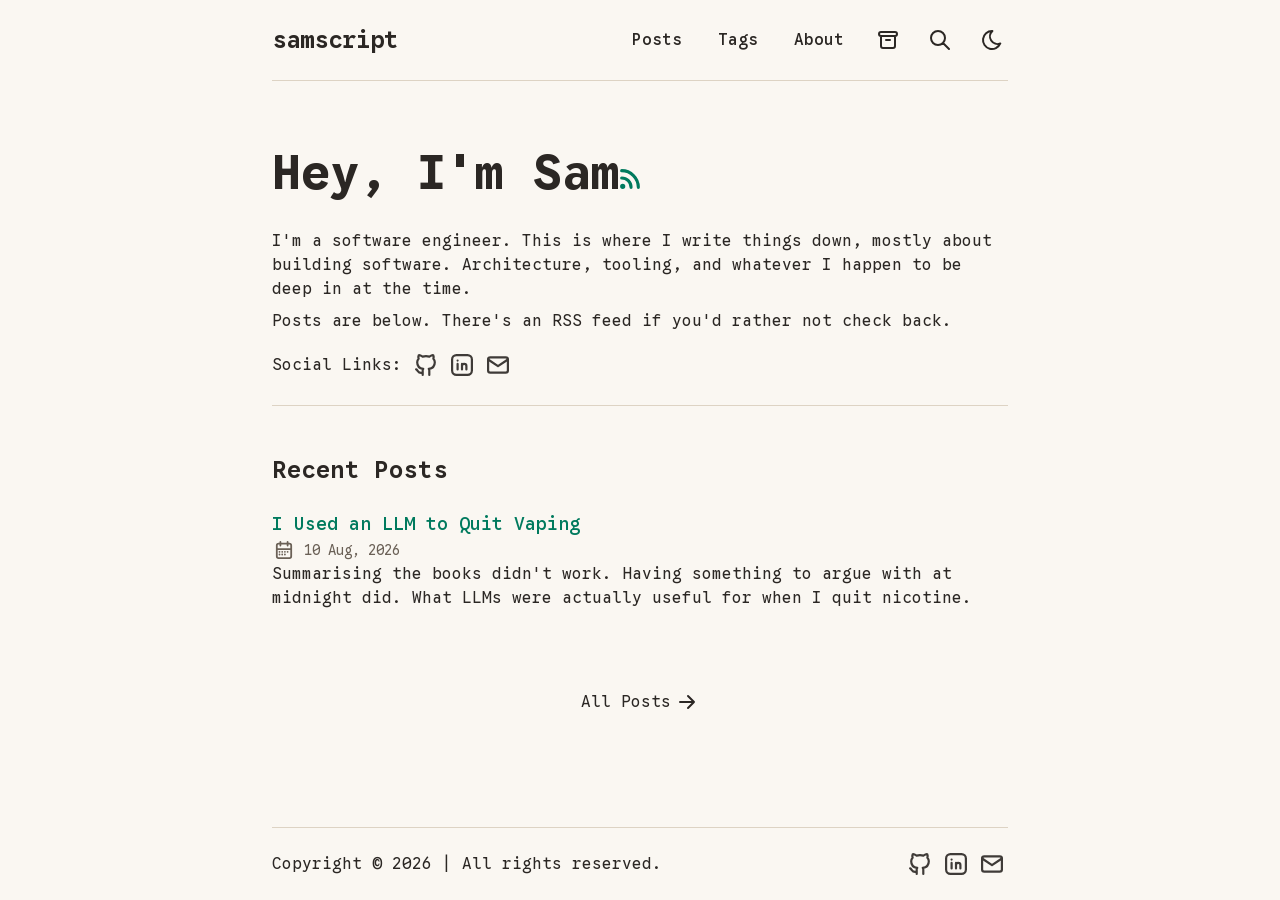
<file: index.html>
<!DOCTYPE html><html dir="ltr" lang="en" class="overflow-y-scroll scroll-smooth"><head><meta charset="UTF-8"><meta name="viewport" content="width=device-width, initial-scale=1"><link rel="icon" type="image/svg+xml" href="/favicon.svg"><link rel="icon" href="/favicon.ico"><link rel="canonical" href="https://samscript.dev/"><meta name="generator" content="Astro v7.0.3"><!-- Font --><style>@font-face{font-family:"Google Sans Code-1a30c214885cb404";src:url("/_astro/fonts/02154cca78ac33f2.woff") format("woff"), url("/_astro/fonts/478e42e4694872ef.ttf") format("truetype");font-display:swap;font-weight:300;font-style:italic;}@font-face{font-family:"Google Sans Code-1a30c214885cb404";src:url("/_astro/fonts/3a32a7a7a67f4f58.woff") format("woff"), url("/_astro/fonts/0863f4f6964aa89c.ttf") format("truetype");font-display:swap;font-weight:400;font-style:italic;}@font-face{font-family:"Google Sans Code-1a30c214885cb404";src:url("/_astro/fonts/a5c5808c25effec9.woff") format("woff"), url("/_astro/fonts/792eded6cb3f0350.ttf") format("truetype");font-display:swap;font-weight:500;font-style:italic;}@font-face{font-family:"Google Sans Code-1a30c214885cb404";src:url("/_astro/fonts/14314705006234cb.woff") format("woff"), url("/_astro/fonts/87d8fc1072d4917b.ttf") format("truetype");font-display:swap;font-weight:600;font-style:italic;}@font-face{font-family:"Google Sans Code-1a30c214885cb404";src:url("/_astro/fonts/c33265ba093eb291.woff") format("woff"), url("/_astro/fonts/ec883ed4db81a7d9.ttf") format("truetype");font-display:swap;font-weight:700;font-style:italic;}@font-face{font-family:"Google Sans Code-1a30c214885cb404";src:url("/_astro/fonts/c26ad40d3b1d9169.woff") format("woff"), url("/_astro/fonts/7a5ee0cfcde31b81.ttf") format("truetype");font-display:swap;font-weight:300;font-style:normal;}@font-face{font-family:"Google Sans Code-1a30c214885cb404";src:url("/_astro/fonts/87ca066ba5b2c7cf.woff") format("woff"), url("/_astro/fonts/f4e25dfe9d6152ec.ttf") format("truetype");font-display:swap;font-weight:400;font-style:normal;}@font-face{font-family:"Google Sans Code-1a30c214885cb404";src:url("/_astro/fonts/a9a0e80c053be3d5.woff") format("woff"), url("/_astro/fonts/a9df48ecd03749e4.ttf") format("truetype");font-display:swap;font-weight:500;font-style:normal;}@font-face{font-family:"Google Sans Code-1a30c214885cb404";src:url("/_astro/fonts/da468df88542c99b.woff") format("woff"), url("/_astro/fonts/90f9809471092714.ttf") format("truetype");font-display:swap;font-weight:600;font-style:normal;}@font-face{font-family:"Google Sans Code-1a30c214885cb404";src:url("/_astro/fonts/f914de358bc554f6.woff") format("woff"), url("/_astro/fonts/dbc9996f99c63e07.ttf") format("truetype");font-display:swap;font-weight:700;font-style:normal;}@font-face{font-family:"Google Sans Code-1a30c214885cb404 fallback: Courier New";src:local("Courier New");font-display:swap;font-weight:300;font-style:italic;size-adjust:99.9837%;ascent-override:96.6157%;descent-override:28.6047%;}@font-face{font-family:"Google Sans Code-1a30c214885cb404 fallback: Courier New";src:local("Courier New");font-display:swap;font-weight:400;font-style:italic;size-adjust:99.9837%;ascent-override:96.6157%;descent-override:28.6047%;}@font-face{font-family:"Google Sans Code-1a30c214885cb404 fallback: Courier New";src:local("Courier New");font-display:swap;font-weight:500;font-style:italic;size-adjust:99.9837%;ascent-override:96.6157%;descent-override:28.6047%;}@font-face{font-family:"Google Sans Code-1a30c214885cb404 fallback: Courier New";src:local("Courier New");font-display:swap;font-weight:600;font-style:italic;size-adjust:99.9837%;ascent-override:96.6157%;descent-override:28.6047%;}@font-face{font-family:"Google Sans Code-1a30c214885cb404 fallback: Courier New";src:local("Courier New");font-display:swap;font-weight:700;font-style:italic;size-adjust:99.9837%;ascent-override:96.6157%;descent-override:28.6047%;}@font-face{font-family:"Google Sans Code-1a30c214885cb404 fallback: Courier New";src:local("Courier New");font-display:swap;font-weight:300;font-style:normal;size-adjust:99.9837%;ascent-override:96.6157%;descent-override:28.6047%;}@font-face{font-family:"Google Sans Code-1a30c214885cb404 fallback: Courier New";src:local("Courier New");font-display:swap;font-weight:400;font-style:normal;size-adjust:99.9837%;ascent-override:96.6157%;descent-override:28.6047%;}@font-face{font-family:"Google Sans Code-1a30c214885cb404 fallback: Courier New";src:local("Courier New");font-display:swap;font-weight:500;font-style:normal;size-adjust:99.9837%;ascent-override:96.6157%;descent-override:28.6047%;}@font-face{font-family:"Google Sans Code-1a30c214885cb404 fallback: Courier New";src:local("Courier New");font-display:swap;font-weight:600;font-style:normal;size-adjust:99.9837%;ascent-override:96.6157%;descent-override:28.6047%;}@font-face{font-family:"Google Sans Code-1a30c214885cb404 fallback: Courier New";src:local("Courier New");font-display:swap;font-weight:700;font-style:normal;size-adjust:99.9837%;ascent-override:96.6157%;descent-override:28.6047%;}:root{--font-google-sans-code:"Google Sans Code-1a30c214885cb404","Google Sans Code-1a30c214885cb404 fallback: Courier New",monospace;}</style><!-- Primary meta --><title>samscript</title><meta name="title" content="samscript"><meta name="description" content="Software engineering notes by Samuel Norris. Architecture, tooling, and whatever I'm building at the time."><meta name="author" content="Samuel Norris"><link rel="sitemap" href="/sitemap-index.xml"><!-- Open Graph --><meta property="og:type" content="website"><meta property="og:site_name" content="samscript"><meta property="og:title" content="samscript"><meta property="og:description" content="Software engineering notes by Samuel Norris. Architecture, tooling, and whatever I'm building at the time."><meta property="og:url" content="https://samscript.dev/"><meta property="og:image" content="https://samscript.dev/og.png"><!-- Twitter / X --><meta property="twitter:card" content="summary_large_image"><meta property="twitter:url" content="https://samscript.dev/"><meta property="twitter:title" content="samscript"><meta property="twitter:description" content="Software engineering notes by Samuel Norris. Architecture, tooling, and whatever I'm building at the time."><meta property="twitter:image" content="https://samscript.dev/og.png"><!-- RSS autodiscovery --><link rel="alternate" type="application/rss+xml" title="samscript" href="https://samscript.dev/rss.xml/"><!-- Filled at runtime by theme.ts to match the current background colour --><meta name="theme-color" content=""><!-- Extra head content injected by child layouts (e.g. JSON-LD, article meta) --><!--
      Inline FOUC-prevention script: sets data-theme on <html> before
      the browser paints. Runs synchronously, no defer/async.
    --><script>
      (function () {
        const stored = localStorage.getItem("theme");
        const prefersDark = window.matchMedia(
          "(prefers-color-scheme: dark)"
        ).matches;
        const theme = stored ?? (prefersDark ? "dark" : "light");
        const root = document.firstElementChild;
        root?.setAttribute("data-theme", theme);
        root?.classList.toggle("dark", theme === "dark");
        // Expose value so theme.ts can skip re-detection.
        window.__theme = { value: theme };
      })();
    </script><meta name="astro-view-transitions-enabled" content="true"><meta name="astro-view-transitions-fallback" content="animate"><script type="module" src="/_astro/ClientRouter.astro_astro_type_script_index_0_lang.2i1RQzKf.js"></script><link rel="stylesheet" href="/_astro/Footer.Dfjeli3s.css"><style>@keyframes astroFadeInOut{0%{opacity:1}to{opacity:0}}@keyframes astroFadeIn{0%{opacity:0;mix-blend-mode:plus-lighter}to{opacity:1;mix-blend-mode:plus-lighter}}@keyframes astroFadeOut{0%{opacity:1;mix-blend-mode:plus-lighter}to{opacity:0;mix-blend-mode:plus-lighter}}@keyframes astroSlideFromRight{0%{transform:translate(100%)}}@keyframes astroSlideFromLeft{0%{transform:translate(-100%)}}@keyframes astroSlideToRight{to{transform:translate(100%)}}@keyframes astroSlideToLeft{to{transform:translate(-100%)}}@media (prefers-reduced-motion){::view-transition-group(*),::view-transition-old(*),::view-transition-new(*),[data-astro-transition-scope]{animation:none!important}}
</style><style>[data-astro-transition-scope="astro-jyu37kgb-1"] { view-transition-name: i-used-an-llm-to-quit-vaping; }@layer astro { ::view-transition-old(i-used-an-llm-to-quit-vaping) { 
	animation-duration: 180ms;
	animation-timing-function: cubic-bezier(0.76, 0, 0.24, 1);
	animation-fill-mode: both;
	animation-name: astroFadeOut; }::view-transition-new(i-used-an-llm-to-quit-vaping) { 
	animation-duration: 180ms;
	animation-timing-function: cubic-bezier(0.76, 0, 0.24, 1);
	animation-fill-mode: both;
	animation-name: astroFadeIn; }[data-astro-transition=back]::view-transition-old(i-used-an-llm-to-quit-vaping) { 
	animation-duration: 180ms;
	animation-timing-function: cubic-bezier(0.76, 0, 0.24, 1);
	animation-fill-mode: both;
	animation-name: astroFadeOut; }[data-astro-transition=back]::view-transition-new(i-used-an-llm-to-quit-vaping) { 
	animation-duration: 180ms;
	animation-timing-function: cubic-bezier(0.76, 0, 0.24, 1);
	animation-fill-mode: both;
	animation-name: astroFadeIn; } }[data-astro-transition-fallback="old"] [data-astro-transition-scope="astro-jyu37kgb-1"],
			[data-astro-transition-fallback="old"][data-astro-transition-scope="astro-jyu37kgb-1"] { 
	animation-duration: 180ms;
	animation-timing-function: cubic-bezier(0.76, 0, 0.24, 1);
	animation-fill-mode: both;
	animation-name: astroFadeOut; }[data-astro-transition-fallback="new"] [data-astro-transition-scope="astro-jyu37kgb-1"],
			[data-astro-transition-fallback="new"][data-astro-transition-scope="astro-jyu37kgb-1"] { 
	animation-duration: 180ms;
	animation-timing-function: cubic-bezier(0.76, 0, 0.24, 1);
	animation-fill-mode: both;
	animation-name: astroFadeIn; }[data-astro-transition=back][data-astro-transition-fallback="old"] [data-astro-transition-scope="astro-jyu37kgb-1"],
			[data-astro-transition=back][data-astro-transition-fallback="old"][data-astro-transition-scope="astro-jyu37kgb-1"] { 
	animation-duration: 180ms;
	animation-timing-function: cubic-bezier(0.76, 0, 0.24, 1);
	animation-fill-mode: both;
	animation-name: astroFadeOut; }[data-astro-transition=back][data-astro-transition-fallback="new"] [data-astro-transition-scope="astro-jyu37kgb-1"],
			[data-astro-transition=back][data-astro-transition-fallback="new"][data-astro-transition-scope="astro-jyu37kgb-1"] { 
	animation-duration: 180ms;
	animation-timing-function: cubic-bezier(0.76, 0, 0.24, 1);
	animation-fill-mode: both;
	animation-name: astroFadeIn; }</style></head><body class="bg-background font-app text-foreground selection:bg-accent selection:text-accent-foreground flex min-h-svh flex-col"><a id="skip-to-content" href="#main-content" class="bg-background text-accent absolute inset-s-16 -top-full z-50 px-3 py-2 backdrop-blur-lg transition-all focus:top-4">Skip to content</a><header class="app-layout flex flex-col items-center justify-between sm:flex-row"><div class="border-border bg-background relative flex w-full items-baseline justify-between border-b py-4 sm:items-center sm:py-6"><a href="/" class="absolute py-1 text-xl leading-8 font-semibold whitespace-nowrap sm:static sm:my-auto sm:text-2xl sm:leading-none">samscript</a><nav id="nav-menu" class="flex w-full flex-col items-center sm:ms-2 sm:flex-row sm:justify-end sm:space-x-4 sm:py-0"><button id="menu-btn" class="focus-outline self-end p-2 sm:hidden" aria-label="Open menu" aria-expanded="false" aria-controls="menu-items" data-label-open="Open menu" data-label-close="Close menu"><svg width="24" height="24" fill="none" stroke="currentColor" stroke-linecap="round" stroke-linejoin="round" stroke-width="2" class="hidden" viewBox="0 0 24 24" id="close-icon"><path stroke="none" d="M0 0h24v24H0z" /><path d="M18 6 6 18M6 6l12 12" /></svg><svg width="24" height="24" fill="none" stroke="currentColor" stroke-linecap="round" stroke-linejoin="round" stroke-width="2" class="icon icon-tabler icons-tabler-outline icon-tabler-menu-deep" viewBox="0 0 24 24" id="menu-icon"><path stroke="none" d="M0 0h24v24H0z" /><path d="M4 6h16M7 12h13M10 18h10" /></svg></button><ul id="menu-items" class="[&amp;&gt;li&gt;a]:hover:text-accent mt-4 hidden w-44 grid-cols-2 place-content-center gap-2 sm:mt-0 sm:flex sm:w-auto sm:gap-x-5 sm:gap-y-0 sm:[&amp;&gt;li]:h-8 [&amp;&gt;li&gt;a]:block [&amp;&gt;li&gt;a]:px-4 [&amp;&gt;li&gt;a]:py-3 [&amp;&gt;li&gt;a]:text-center [&amp;&gt;li&gt;a]:font-medium sm:[&amp;&gt;li&gt;a]:px-2 sm:[&amp;&gt;li&gt;a]:py-1"><li class="col-span-2"><a href="/posts/">Posts</a></li><li class="col-span-2"><a href="/tags/">Tags</a></li><li class="col-span-2"><a href="/about/">About</a></li><li class="col-span-2"><a href="/archives/" title="Archives" aria-label="Archives" class="group inline-flex items-center gap-1 hover:text-accent focus-outline flex size-full justify-center p-3 sm:relative sm:size-8 sm:p-0"><svg width="24" height="24" fill="none" stroke="currentColor" stroke-linecap="round" stroke-linejoin="round" stroke-width="2" class="hidden sm:absolute sm:top-1/2 sm:left-1/2 sm:block sm:size-6 sm:-translate-x-1/2 sm:-translate-y-1/2" viewBox="0 0 24 24"><path stroke="none" d="M0 0h24v24H0z" /><path d="M3 6a2 2 0 0 1 2-2h14a2 2 0 0 1 2 2v0a2 2 0 0 1-2 2H5a2 2 0 0 1-2-2M5 8v10a2 2 0 0 0 2 2h10a2 2 0 0 0 2-2V8M10 12h4" /></svg><span class="sm:sr-only">Archives</span></a></li><li class="col-span-1 flex items-center justify-center"><a href="/search/" title="Search" aria-label="Search" class="group inline-flex items-center gap-1 hover:text-accent focus-outline relative size-8"><svg width="24" height="24" fill="none" stroke="currentColor" stroke-linecap="round" stroke-linejoin="round" stroke-width="2" class="absolute top-1/2 left-1/2 size-6 -translate-x-1/2 -translate-y-1/2" viewBox="0 0 24 24"><path stroke="none" d="M0 0h24v24H0z" /><path d="M3 10a7 7 0 1 0 14 0 7 7 0 1 0-14 0M21 21l-6-6" /></svg><span class="sr-only">Search</span></a></li><li class="col-span-1 flex items-center justify-center"><button id="theme-btn" class="focus-outline hover:[&amp;&gt;svg]:stroke-accent relative size-12 p-4 sm:size-8" title="Toggle theme" aria-label="auto" aria-live="polite"><svg width="24" height="24" fill="none" stroke="currentColor" stroke-linecap="round" stroke-linejoin="round" stroke-width="2" class="absolute top-[50%] left-[50%] translate-[-50%] scale-100 rotate-0 transition-all dark:scale-0 dark:-rotate-90" viewBox="0 0 24 24"><path stroke="none" d="M0 0h24v24H0z" /><path d="M12 3h.393a7.5 7.5 0 0 0 7.92 12.446A9 9 0 1 1 12 2.992z" /></svg><svg width="24" height="24" fill="none" stroke="currentColor" stroke-linecap="round" stroke-linejoin="round" stroke-width="2" class="absolute top-[50%] left-[50%] translate-[-50%] scale-0 rotate-90 transition-all dark:scale-100 dark:rotate-0" viewBox="0 0 24 24"><path stroke="none" d="M0 0h24v24H0z" /><path d="M14.828 14.828a4 4 0 1 0-5.656-5.656 4 4 0 0 0 5.656 5.656M6.343 17.657l-1.414 1.414M6.343 6.343 4.929 4.929M17.657 6.343l1.414-1.414M17.657 17.657l1.414 1.414M4 12H2M12 4V2M20 12h2M12 20v2" /></svg></button></li></ul></nav></div></header><script type="module">function e(){let e=document.querySelector(`#menu-btn`),t=document.querySelector(`#menu-items`),n=document.querySelector(`#menu-icon`),r=document.querySelector(`#close-icon`);if(!e||!t||!n||!r)return;let i=e.dataset.labelOpen??`Open menu`,a=e.dataset.labelClose??`Close menu`;e.addEventListener(`click`,()=>{let o=e.getAttribute(`aria-expanded`)===`true`;e.setAttribute(`aria-expanded`,o?`false`:`true`),e.setAttribute(`aria-label`,o?i:a),t.classList.toggle(`hidden`),t.classList.toggle(`grid`),n.classList.toggle(`hidden`),r.classList.toggle(`hidden`)})}function t(){let e=document.getElementById(`skip-to-content`);e&&e.addEventListener(`click`,e=>{if(e.defaultPrevented||e.metaKey||e.ctrlKey||e.shiftKey||e.button!==0)return;e.preventDefault();let t=document.getElementById(`main-content`);t&&(t.setAttribute(`tabindex`,`-1`),t.addEventListener(`blur`,()=>t.removeAttribute(`tabindex`),{once:!0}),t.focus(),t.scrollIntoView({behavior:`smooth`}))})}e(),document.addEventListener(`astro:after-swap`,e),t(),document.addEventListener(`astro:after-swap`,t);</script><main id="main-content" data-layout="index" data-home-path="/" class="app-layout my-1"><section id="hero" class="border-border border-b pt-8 pb-6"><h1 class="my-4 inline-block text-4xl font-bold sm:my-8 sm:text-5xl">Hey, I'm Sam</h1><a target="_blank" href="/rss.xml" class="inline-block" aria-label="RSS Feed" title="RSS Feed"><svg width="20" height="20" fill="none" stroke="currentColor" stroke-linecap="round" stroke-linejoin="round" stroke-width="2" class="stroke-accent scale-125 stroke-3 rtl:-rotate-90" viewBox="0 0 24 24"><path stroke="none" d="M0 0h24v24H0z" /><path d="M4 19a1 1 0 1 0 2 0 1 1 0 1 0-2 0M4 4a16 16 0 0 1 16 16M4 11a9 9 0 0 1 9 9" /></svg><span class="sr-only">RSS Feed</span></a><p>I'm a software engineer. This is where I write things down, mostly about building software. Architecture, tooling, and whatever I happen to be deep in at the time.</p><p class="mt-2">Posts are below. There's an RSS feed if you'd rather not check back.</p><div class="mt-4 flex max-sm:flex-col sm:items-center"><div class="me-2 mb-1 whitespace-nowrap sm:mb-0">Social Links:</div><div class="flex flex-wrap items-center gap-1"><a href="https://github.com/sampnorris" title="samscript on Github" class="group inline-flex items-center gap-1 hover:text-accent p-2 hover:rotate-6 sm:p-1"><svg width="24" height="24" fill="none" stroke="currentColor" stroke-linecap="round" stroke-linejoin="round" stroke-width="2" class="inline-block size-6 scale-125 fill-transparent stroke-current stroke-2 opacity-90 group-hover:fill-transparent sm:scale-110" viewBox="0 0 24 24"><path stroke="none" d="M0 0h24v24H0z" /><path d="M9 19c-4.3 1.4-4.3-2.5-6-3m12 5v-3.5c0-1 .1-1.4-.5-2 2.8-.3 5.5-1.4 5.5-6a4.6 4.6 0 0 0-1.3-3.2 4.2 4.2 0 0 0-.1-3.2s-1.1-.3-3.5 1.3a12.3 12.3 0 0 0-6.2 0C6.5 2.8 5.4 3.1 5.4 3.1a4.2 4.2 0 0 0-.1 3.2A4.6 4.6 0 0 0 4 9.5c0 4.6 2.7 5.7 5.5 6-.6.6-.6 1.2-.5 2V21" /></svg><span class="sr-only">samscript on Github</span></a><a href="https://www.linkedin.com/in/sampnorris/" title="samscript on Linkedin" class="group inline-flex items-center gap-1 hover:text-accent p-2 hover:rotate-6 sm:p-1"><svg width="24" height="24" fill="none" stroke="currentColor" stroke-linecap="round" stroke-linejoin="round" stroke-width="2" class="inline-block size-6 scale-125 fill-transparent stroke-current stroke-2 opacity-90 group-hover:fill-transparent sm:scale-110" viewBox="0 0 24 24"><path stroke="none" d="M0 0h24v24H0z" /><path d="M8 11v5M8 8v.01M12 16v-5M16 16v-3a2 2 0 1 0-4 0" /><path d="M3 7a4 4 0 0 1 4-4h10a4 4 0 0 1 4 4v10a4 4 0 0 1-4 4H7a4 4 0 0 1-4-4z" /></svg><span class="sr-only">samscript on Linkedin</span></a><a href="mailto:samuel@samscript.dev" title="Send an email to samscript" class="group inline-flex items-center gap-1 hover:text-accent p-2 hover:rotate-6 sm:p-1"><svg width="24" height="24" fill="none" stroke="currentColor" stroke-linecap="round" stroke-linejoin="round" stroke-width="2" class="inline-block size-6 scale-125 fill-transparent stroke-current stroke-2 opacity-90 group-hover:fill-transparent sm:scale-110" viewBox="0 0 24 24"><path stroke="none" d="M0 0h24v24H0z" /><path d="M3 7a2 2 0 0 1 2-2h14a2 2 0 0 1 2 2v10a2 2 0 0 1-2 2H5a2 2 0 0 1-2-2z" /><path d="m3 7 9 6 9-6" /></svg><span class="sr-only">Send an email to samscript</span></a></div></div></section><section id="recent-posts" class="pt-12 pb-6"><h2 class="text-2xl font-semibold tracking-wide">Recent Posts</h2><ul><li class="my-6"><a href="/posts/i-used-an-llm-to-quit-vaping/" class="text-accent inline-block text-lg font-medium decoration-dashed underline-offset-4 hover:underline focus-visible:no-underline focus-visible:underline-offset-0"><h3 data-astro-transition-scope="astro-jyu37kgb-1">I Used an LLM to Quit Vaping</h3></a><div class="text-muted-foreground flex items-center gap-x-2"><svg width="24" height="24" fill="none" stroke="currentColor" stroke-linecap="round" stroke-linejoin="round" stroke-width="2" class="inline-block size-6 min-w-5.5 scale-90" viewBox="0 0 24 24"><path stroke="none" d="M0 0h24v24H0z" /><path d="M4 7a2 2 0 0 1 2-2h12a2 2 0 0 1 2 2v12a2 2 0 0 1-2 2H6a2 2 0 0 1-2-2zM16 3v4M8 3v4M4 11h16M7 14h.013M10.01 14h.005M13.01 14h.005M16.015 14h.005M13.015 17h.005M7.01 17h.005M10.01 17h.005" /></svg><time class="text-sm" datetime="2026-08-09T23:00:00.000Z">10 Aug, 2026</time></div><p>Summarising the books didn&#39;t work. Having something to argue with at midnight did. What LLMs were actually useful for when I quit nicotine.</p></li></ul></section><div class="my-8 text-center"><a href="/posts/" class="group inline-flex items-center gap-1 hover:text-accent">All Posts<svg width="24" height="24" fill="none" stroke="currentColor" stroke-linecap="round" stroke-linejoin="round" stroke-width="2" class="inline-block rtl:-rotate-180" viewBox="0 0 24 24"><path stroke="none" d="M0 0h24v24H0z" /><path d="M5 12h14M13 18l6-6M13 6l6 6" /></svg></a></div></main><footer class="app-layout mt-auto"><div class="border-border flex flex-col items-center justify-between border-t py-6 sm:flex-row-reverse sm:py-4"><div class="flex flex-wrap items-center gap-1"><a href="https://github.com/sampnorris" title="samscript on Github" class="group inline-flex items-center gap-1 hover:text-accent p-2 hover:rotate-6 sm:p-1"><svg width="24" height="24" fill="none" stroke="currentColor" stroke-linecap="round" stroke-linejoin="round" stroke-width="2" class="inline-block size-6 scale-125 fill-transparent stroke-current stroke-2 opacity-90 group-hover:fill-transparent sm:scale-110" viewBox="0 0 24 24"><path stroke="none" d="M0 0h24v24H0z" /><path d="M9 19c-4.3 1.4-4.3-2.5-6-3m12 5v-3.5c0-1 .1-1.4-.5-2 2.8-.3 5.5-1.4 5.5-6a4.6 4.6 0 0 0-1.3-3.2 4.2 4.2 0 0 0-.1-3.2s-1.1-.3-3.5 1.3a12.3 12.3 0 0 0-6.2 0C6.5 2.8 5.4 3.1 5.4 3.1a4.2 4.2 0 0 0-.1 3.2A4.6 4.6 0 0 0 4 9.5c0 4.6 2.7 5.7 5.5 6-.6.6-.6 1.2-.5 2V21" /></svg><span class="sr-only">samscript on Github</span></a><a href="https://www.linkedin.com/in/sampnorris/" title="samscript on Linkedin" class="group inline-flex items-center gap-1 hover:text-accent p-2 hover:rotate-6 sm:p-1"><svg width="24" height="24" fill="none" stroke="currentColor" stroke-linecap="round" stroke-linejoin="round" stroke-width="2" class="inline-block size-6 scale-125 fill-transparent stroke-current stroke-2 opacity-90 group-hover:fill-transparent sm:scale-110" viewBox="0 0 24 24"><path stroke="none" d="M0 0h24v24H0z" /><path d="M8 11v5M8 8v.01M12 16v-5M16 16v-3a2 2 0 1 0-4 0" /><path d="M3 7a4 4 0 0 1 4-4h10a4 4 0 0 1 4 4v10a4 4 0 0 1-4 4H7a4 4 0 0 1-4-4z" /></svg><span class="sr-only">samscript on Linkedin</span></a><a href="mailto:samuel@samscript.dev" title="Send an email to samscript" class="group inline-flex items-center gap-1 hover:text-accent p-2 hover:rotate-6 sm:p-1"><svg width="24" height="24" fill="none" stroke="currentColor" stroke-linecap="round" stroke-linejoin="round" stroke-width="2" class="inline-block size-6 scale-125 fill-transparent stroke-current stroke-2 opacity-90 group-hover:fill-transparent sm:scale-110" viewBox="0 0 24 24"><path stroke="none" d="M0 0h24v24H0z" /><path d="M3 7a2 2 0 0 1 2-2h14a2 2 0 0 1 2 2v10a2 2 0 0 1-2 2H5a2 2 0 0 1-2-2z" /><path d="m3 7 9 6 9-6" /></svg><span class="sr-only">Send an email to samscript</span></a></div><div class="my-2 flex flex-col items-center whitespace-nowrap sm:flex-row"><span>Copyright &#169; 2026</span><span class="hidden sm:inline">&nbsp;|&nbsp;</span><span>All rights reserved.</span></div></div></footer><script type="module">var e=`theme`,t=`light`,n=`dark`;function r(){return localStorage.getItem(e)||(window.matchMedia(`(prefers-color-scheme: dark)`).matches?n:t)}var i=window.__theme?.value??r();function a(){localStorage.setItem(e,i),o()}function o(){let e=document.firstElementChild;e?.setAttribute(`data-theme`,i),e?.classList.toggle(`dark`,i===n),document.querySelector(`#theme-btn`)?.setAttribute(`aria-label`,i);let t=window.getComputedStyle(document.body).backgroundColor;document.querySelector(`meta[name='theme-color']`)?.setAttribute(`content`,t)}function s(){o(),document.querySelector(`#theme-btn`)?.addEventListener(`click`,()=>{i=i===t?n:t,a()})}s(),document.addEventListener(`astro:after-swap`,s),document.addEventListener(`astro:before-swap`,e=>{let t=document.querySelector(`meta[name='theme-color']`)?.getAttribute(`content`);t&&e.newDocument.querySelector(`meta[name='theme-color']`)?.setAttribute(`content`,t)}),window.matchMedia(`(prefers-color-scheme: dark)`).addEventListener(`change`,({matches:e})=>{i=e?n:t,a()});</script></body></html><script type="module">document.addEventListener(`astro:page-load`,()=>{let e=document.querySelector(`#main-content`)?.dataset,t=`/`.replace(/\/?$/,`/`);e?.layout&&sessionStorage.setItem(`backUrl`,e.homePath??t)});</script>
</file>
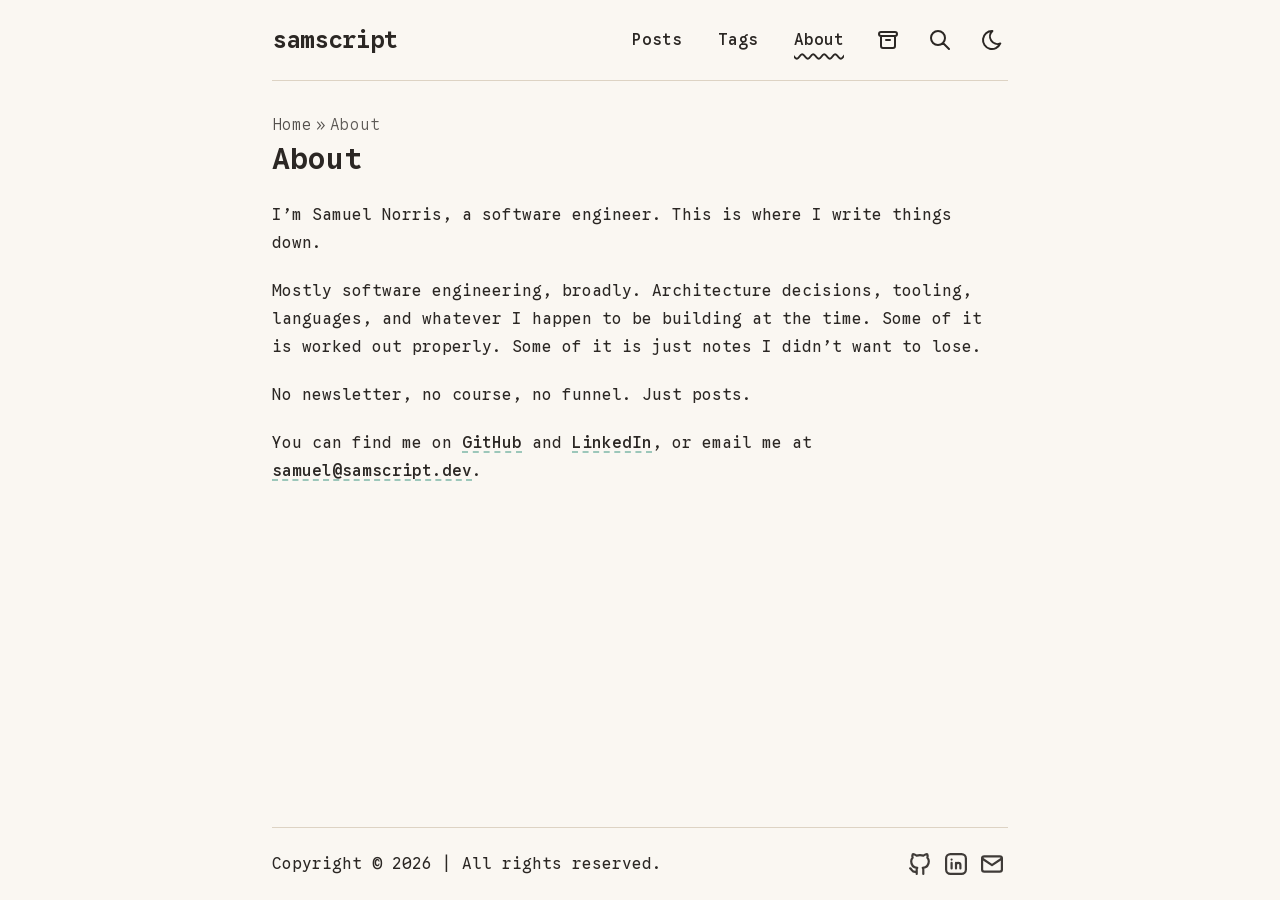
<file: about/index.html>
<!DOCTYPE html><html dir="ltr" lang="en" class="overflow-y-scroll scroll-smooth"><head><meta charset="UTF-8"><meta name="viewport" content="width=device-width, initial-scale=1"><link rel="icon" type="image/svg+xml" href="/favicon.svg"><link rel="icon" href="/favicon.ico"><link rel="canonical" href="https://samscript.dev/about/"><meta name="generator" content="Astro v7.0.3"><!-- Font --><style>@font-face{font-family:"Google Sans Code-1a30c214885cb404";src:url("/_astro/fonts/02154cca78ac33f2.woff") format("woff"), url("/_astro/fonts/478e42e4694872ef.ttf") format("truetype");font-display:swap;font-weight:300;font-style:italic;}@font-face{font-family:"Google Sans Code-1a30c214885cb404";src:url("/_astro/fonts/3a32a7a7a67f4f58.woff") format("woff"), url("/_astro/fonts/0863f4f6964aa89c.ttf") format("truetype");font-display:swap;font-weight:400;font-style:italic;}@font-face{font-family:"Google Sans Code-1a30c214885cb404";src:url("/_astro/fonts/a5c5808c25effec9.woff") format("woff"), url("/_astro/fonts/792eded6cb3f0350.ttf") format("truetype");font-display:swap;font-weight:500;font-style:italic;}@font-face{font-family:"Google Sans Code-1a30c214885cb404";src:url("/_astro/fonts/14314705006234cb.woff") format("woff"), url("/_astro/fonts/87d8fc1072d4917b.ttf") format("truetype");font-display:swap;font-weight:600;font-style:italic;}@font-face{font-family:"Google Sans Code-1a30c214885cb404";src:url("/_astro/fonts/c33265ba093eb291.woff") format("woff"), url("/_astro/fonts/ec883ed4db81a7d9.ttf") format("truetype");font-display:swap;font-weight:700;font-style:italic;}@font-face{font-family:"Google Sans Code-1a30c214885cb404";src:url("/_astro/fonts/c26ad40d3b1d9169.woff") format("woff"), url("/_astro/fonts/7a5ee0cfcde31b81.ttf") format("truetype");font-display:swap;font-weight:300;font-style:normal;}@font-face{font-family:"Google Sans Code-1a30c214885cb404";src:url("/_astro/fonts/87ca066ba5b2c7cf.woff") format("woff"), url("/_astro/fonts/f4e25dfe9d6152ec.ttf") format("truetype");font-display:swap;font-weight:400;font-style:normal;}@font-face{font-family:"Google Sans Code-1a30c214885cb404";src:url("/_astro/fonts/a9a0e80c053be3d5.woff") format("woff"), url("/_astro/fonts/a9df48ecd03749e4.ttf") format("truetype");font-display:swap;font-weight:500;font-style:normal;}@font-face{font-family:"Google Sans Code-1a30c214885cb404";src:url("/_astro/fonts/da468df88542c99b.woff") format("woff"), url("/_astro/fonts/90f9809471092714.ttf") format("truetype");font-display:swap;font-weight:600;font-style:normal;}@font-face{font-family:"Google Sans Code-1a30c214885cb404";src:url("/_astro/fonts/f914de358bc554f6.woff") format("woff"), url("/_astro/fonts/dbc9996f99c63e07.ttf") format("truetype");font-display:swap;font-weight:700;font-style:normal;}@font-face{font-family:"Google Sans Code-1a30c214885cb404 fallback: Courier New";src:local("Courier New");font-display:swap;font-weight:300;font-style:italic;size-adjust:99.9837%;ascent-override:96.6157%;descent-override:28.6047%;}@font-face{font-family:"Google Sans Code-1a30c214885cb404 fallback: Courier New";src:local("Courier New");font-display:swap;font-weight:400;font-style:italic;size-adjust:99.9837%;ascent-override:96.6157%;descent-override:28.6047%;}@font-face{font-family:"Google Sans Code-1a30c214885cb404 fallback: Courier New";src:local("Courier New");font-display:swap;font-weight:500;font-style:italic;size-adjust:99.9837%;ascent-override:96.6157%;descent-override:28.6047%;}@font-face{font-family:"Google Sans Code-1a30c214885cb404 fallback: Courier New";src:local("Courier New");font-display:swap;font-weight:600;font-style:italic;size-adjust:99.9837%;ascent-override:96.6157%;descent-override:28.6047%;}@font-face{font-family:"Google Sans Code-1a30c214885cb404 fallback: Courier New";src:local("Courier New");font-display:swap;font-weight:700;font-style:italic;size-adjust:99.9837%;ascent-override:96.6157%;descent-override:28.6047%;}@font-face{font-family:"Google Sans Code-1a30c214885cb404 fallback: Courier New";src:local("Courier New");font-display:swap;font-weight:300;font-style:normal;size-adjust:99.9837%;ascent-override:96.6157%;descent-override:28.6047%;}@font-face{font-family:"Google Sans Code-1a30c214885cb404 fallback: Courier New";src:local("Courier New");font-display:swap;font-weight:400;font-style:normal;size-adjust:99.9837%;ascent-override:96.6157%;descent-override:28.6047%;}@font-face{font-family:"Google Sans Code-1a30c214885cb404 fallback: Courier New";src:local("Courier New");font-display:swap;font-weight:500;font-style:normal;size-adjust:99.9837%;ascent-override:96.6157%;descent-override:28.6047%;}@font-face{font-family:"Google Sans Code-1a30c214885cb404 fallback: Courier New";src:local("Courier New");font-display:swap;font-weight:600;font-style:normal;size-adjust:99.9837%;ascent-override:96.6157%;descent-override:28.6047%;}@font-face{font-family:"Google Sans Code-1a30c214885cb404 fallback: Courier New";src:local("Courier New");font-display:swap;font-weight:700;font-style:normal;size-adjust:99.9837%;ascent-override:96.6157%;descent-override:28.6047%;}:root{--font-google-sans-code:"Google Sans Code-1a30c214885cb404","Google Sans Code-1a30c214885cb404 fallback: Courier New",monospace;}</style><!-- Primary meta --><title>About | samscript</title><meta name="title" content="About | samscript"><meta name="description" content="A bit about me and this blog."><meta name="author" content="Samuel Norris"><link rel="sitemap" href="/sitemap-index.xml"><!-- Open Graph --><meta property="og:type" content="website"><meta property="og:site_name" content="samscript"><meta property="og:title" content="About | samscript"><meta property="og:description" content="A bit about me and this blog."><meta property="og:url" content="https://samscript.dev/about/"><meta property="og:image" content="https://samscript.dev/og.png"><!-- Twitter / X --><meta property="twitter:card" content="summary_large_image"><meta property="twitter:url" content="https://samscript.dev/about/"><meta property="twitter:title" content="About | samscript"><meta property="twitter:description" content="A bit about me and this blog."><meta property="twitter:image" content="https://samscript.dev/og.png"><!-- RSS autodiscovery --><link rel="alternate" type="application/rss+xml" title="samscript" href="https://samscript.dev/rss.xml/"><!-- Filled at runtime by theme.ts to match the current background colour --><meta name="theme-color" content=""><!-- Extra head content injected by child layouts (e.g. JSON-LD, article meta) --><!--
      Inline FOUC-prevention script: sets data-theme on <html> before
      the browser paints. Runs synchronously, no defer/async.
    --><script>
      (function () {
        const stored = localStorage.getItem("theme");
        const prefersDark = window.matchMedia(
          "(prefers-color-scheme: dark)"
        ).matches;
        const theme = stored ?? (prefersDark ? "dark" : "light");
        const root = document.firstElementChild;
        root?.setAttribute("data-theme", theme);
        root?.classList.toggle("dark", theme === "dark");
        // Expose value so theme.ts can skip re-detection.
        window.__theme = { value: theme };
      })();
    </script><meta name="astro-view-transitions-enabled" content="true"><meta name="astro-view-transitions-fallback" content="animate"><script type="module" src="/_astro/ClientRouter.astro_astro_type_script_index_0_lang.2i1RQzKf.js"></script><link rel="stylesheet" href="/_astro/Footer.Dfjeli3s.css"></head><body class="bg-background font-app text-foreground selection:bg-accent selection:text-accent-foreground flex min-h-svh flex-col"><a id="skip-to-content" href="#main-content" class="bg-background text-accent absolute inset-s-16 -top-full z-50 px-3 py-2 backdrop-blur-lg transition-all focus:top-4">Skip to content</a><header class="app-layout flex flex-col items-center justify-between sm:flex-row"><div class="border-border bg-background relative flex w-full items-baseline justify-between border-b py-4 sm:items-center sm:py-6"><a href="/" class="absolute py-1 text-xl leading-8 font-semibold whitespace-nowrap sm:static sm:my-auto sm:text-2xl sm:leading-none">samscript</a><nav id="nav-menu" class="flex w-full flex-col items-center sm:ms-2 sm:flex-row sm:justify-end sm:space-x-4 sm:py-0"><button id="menu-btn" class="focus-outline self-end p-2 sm:hidden" aria-label="Open menu" aria-expanded="false" aria-controls="menu-items" data-label-open="Open menu" data-label-close="Close menu"><svg width="24" height="24" fill="none" stroke="currentColor" stroke-linecap="round" stroke-linejoin="round" stroke-width="2" class="hidden" viewBox="0 0 24 24" id="close-icon"><path stroke="none" d="M0 0h24v24H0z" /><path d="M18 6 6 18M6 6l12 12" /></svg><svg width="24" height="24" fill="none" stroke="currentColor" stroke-linecap="round" stroke-linejoin="round" stroke-width="2" class="icon icon-tabler icons-tabler-outline icon-tabler-menu-deep" viewBox="0 0 24 24" id="menu-icon"><path stroke="none" d="M0 0h24v24H0z" /><path d="M4 6h16M7 12h13M10 18h10" /></svg></button><ul id="menu-items" class="[&amp;&gt;li&gt;a]:hover:text-accent mt-4 hidden w-44 grid-cols-2 place-content-center gap-2 sm:mt-0 sm:flex sm:w-auto sm:gap-x-5 sm:gap-y-0 sm:[&amp;&gt;li]:h-8 [&amp;&gt;li&gt;a]:block [&amp;&gt;li&gt;a]:px-4 [&amp;&gt;li&gt;a]:py-3 [&amp;&gt;li&gt;a]:text-center [&amp;&gt;li&gt;a]:font-medium sm:[&amp;&gt;li&gt;a]:px-2 sm:[&amp;&gt;li&gt;a]:py-1"><li class="col-span-2"><a href="/posts/">Posts</a></li><li class="col-span-2"><a href="/tags/">Tags</a></li><li class="col-span-2"><a href="/about/" class="active-nav">About</a></li><li class="col-span-2"><a href="/archives/" title="Archives" aria-label="Archives" class="group inline-flex items-center gap-1 hover:text-accent focus-outline flex size-full justify-center p-3 sm:relative sm:size-8 sm:p-0"><svg width="24" height="24" fill="none" stroke="currentColor" stroke-linecap="round" stroke-linejoin="round" stroke-width="2" class="hidden sm:absolute sm:top-1/2 sm:left-1/2 sm:block sm:size-6 sm:-translate-x-1/2 sm:-translate-y-1/2" viewBox="0 0 24 24"><path stroke="none" d="M0 0h24v24H0z" /><path d="M3 6a2 2 0 0 1 2-2h14a2 2 0 0 1 2 2v0a2 2 0 0 1-2 2H5a2 2 0 0 1-2-2M5 8v10a2 2 0 0 0 2 2h10a2 2 0 0 0 2-2V8M10 12h4" /></svg><span class="sm:sr-only">Archives</span></a></li><li class="col-span-1 flex items-center justify-center"><a href="/search/" title="Search" aria-label="Search" class="group inline-flex items-center gap-1 hover:text-accent focus-outline relative size-8"><svg width="24" height="24" fill="none" stroke="currentColor" stroke-linecap="round" stroke-linejoin="round" stroke-width="2" class="absolute top-1/2 left-1/2 size-6 -translate-x-1/2 -translate-y-1/2" viewBox="0 0 24 24"><path stroke="none" d="M0 0h24v24H0z" /><path d="M3 10a7 7 0 1 0 14 0 7 7 0 1 0-14 0M21 21l-6-6" /></svg><span class="sr-only">Search</span></a></li><li class="col-span-1 flex items-center justify-center"><button id="theme-btn" class="focus-outline hover:[&amp;&gt;svg]:stroke-accent relative size-12 p-4 sm:size-8" title="Toggle theme" aria-label="auto" aria-live="polite"><svg width="24" height="24" fill="none" stroke="currentColor" stroke-linecap="round" stroke-linejoin="round" stroke-width="2" class="absolute top-[50%] left-[50%] translate-[-50%] scale-100 rotate-0 transition-all dark:scale-0 dark:-rotate-90" viewBox="0 0 24 24"><path stroke="none" d="M0 0h24v24H0z" /><path d="M12 3h.393a7.5 7.5 0 0 0 7.92 12.446A9 9 0 1 1 12 2.992z" /></svg><svg width="24" height="24" fill="none" stroke="currentColor" stroke-linecap="round" stroke-linejoin="round" stroke-width="2" class="absolute top-[50%] left-[50%] translate-[-50%] scale-0 rotate-90 transition-all dark:scale-100 dark:rotate-0" viewBox="0 0 24 24"><path stroke="none" d="M0 0h24v24H0z" /><path d="M14.828 14.828a4 4 0 1 0-5.656-5.656 4 4 0 0 0 5.656 5.656M6.343 17.657l-1.414 1.414M6.343 6.343 4.929 4.929M17.657 6.343l1.414-1.414M17.657 17.657l1.414 1.414M4 12H2M12 4V2M20 12h2M12 20v2" /></svg></button></li></ul></nav></div></header><script type="module">function e(){let e=document.querySelector(`#menu-btn`),t=document.querySelector(`#menu-items`),n=document.querySelector(`#menu-icon`),r=document.querySelector(`#close-icon`);if(!e||!t||!n||!r)return;let i=e.dataset.labelOpen??`Open menu`,a=e.dataset.labelClose??`Close menu`;e.addEventListener(`click`,()=>{let o=e.getAttribute(`aria-expanded`)===`true`;e.setAttribute(`aria-expanded`,o?`false`:`true`),e.setAttribute(`aria-label`,o?i:a),t.classList.toggle(`hidden`),t.classList.toggle(`grid`),n.classList.toggle(`hidden`),r.classList.toggle(`hidden`)})}function t(){let e=document.getElementById(`skip-to-content`);e&&e.addEventListener(`click`,e=>{if(e.defaultPrevented||e.metaKey||e.ctrlKey||e.shiftKey||e.button!==0)return;e.preventDefault();let t=document.getElementById(`main-content`);t&&(t.setAttribute(`tabindex`,`-1`),t.addEventListener(`blur`,()=>t.removeAttribute(`tabindex`),{once:!0}),t.focus(),t.scrollIntoView({behavior:`smooth`}))})}e(),document.addEventListener(`astro:after-swap`,e),t(),document.addEventListener(`astro:after-swap`,t);</script><nav class="app-layout mt-8 mb-1" aria-label="breadcrumb"><ul class="flex flex-wrap items-center gap-x-1 font-light [&amp;&gt;li:not(:last-child)&gt;a]:hover:opacity-100"><li class="flex items-center gap-x-1"><a href="/" class="opacity-80">Home</a><span aria-hidden="true" class="opacity-80">&raquo;</span></li><li><span class="capitalize opacity-75" aria-current="page">About</span></li></ul></nav><main data-backUrl="/about/" id="main-content" class="app-layout pb-4 app-prose"><h1 class="text-2xl font-semibold sm:text-3xl">About</h1><p class="mt-2 mb-6 italic"></p><p>I’m Samuel Norris, a software engineer. This is where I write things down.</p>
<p>Mostly software engineering, broadly. Architecture decisions, tooling, languages, and whatever I happen to be building at the time. Some of it is worked out properly. Some of it is just notes I didn’t want to lose.</p>
<p>No newsletter, no course, no funnel. Just posts.</p>
<p>You can find me on <a href="https://github.com/sampnorris">GitHub</a> and <a href="https://www.linkedin.com/in/sampnorris/">LinkedIn</a>, or email me at <a href="mailto:samuel@samscript.dev">samuel@samscript.dev</a>.</p></main><script type="module">document.addEventListener(`astro:page-load`,()=>{let e=document.querySelector(`#main-content`)?.dataset?.backurl;e&&sessionStorage.setItem(`backUrl`,e)});</script><footer class="app-layout mt-auto"><div class="border-border flex flex-col items-center justify-between border-t py-6 sm:flex-row-reverse sm:py-4"><div class="flex flex-wrap items-center gap-1"><a href="https://github.com/sampnorris" title="samscript on Github" class="group inline-flex items-center gap-1 hover:text-accent p-2 hover:rotate-6 sm:p-1"><svg width="24" height="24" fill="none" stroke="currentColor" stroke-linecap="round" stroke-linejoin="round" stroke-width="2" class="inline-block size-6 scale-125 fill-transparent stroke-current stroke-2 opacity-90 group-hover:fill-transparent sm:scale-110" viewBox="0 0 24 24"><path stroke="none" d="M0 0h24v24H0z" /><path d="M9 19c-4.3 1.4-4.3-2.5-6-3m12 5v-3.5c0-1 .1-1.4-.5-2 2.8-.3 5.5-1.4 5.5-6a4.6 4.6 0 0 0-1.3-3.2 4.2 4.2 0 0 0-.1-3.2s-1.1-.3-3.5 1.3a12.3 12.3 0 0 0-6.2 0C6.5 2.8 5.4 3.1 5.4 3.1a4.2 4.2 0 0 0-.1 3.2A4.6 4.6 0 0 0 4 9.5c0 4.6 2.7 5.7 5.5 6-.6.6-.6 1.2-.5 2V21" /></svg><span class="sr-only">samscript on Github</span></a><a href="https://www.linkedin.com/in/sampnorris/" title="samscript on Linkedin" class="group inline-flex items-center gap-1 hover:text-accent p-2 hover:rotate-6 sm:p-1"><svg width="24" height="24" fill="none" stroke="currentColor" stroke-linecap="round" stroke-linejoin="round" stroke-width="2" class="inline-block size-6 scale-125 fill-transparent stroke-current stroke-2 opacity-90 group-hover:fill-transparent sm:scale-110" viewBox="0 0 24 24"><path stroke="none" d="M0 0h24v24H0z" /><path d="M8 11v5M8 8v.01M12 16v-5M16 16v-3a2 2 0 1 0-4 0" /><path d="M3 7a4 4 0 0 1 4-4h10a4 4 0 0 1 4 4v10a4 4 0 0 1-4 4H7a4 4 0 0 1-4-4z" /></svg><span class="sr-only">samscript on Linkedin</span></a><a href="mailto:samuel@samscript.dev" title="Send an email to samscript" class="group inline-flex items-center gap-1 hover:text-accent p-2 hover:rotate-6 sm:p-1"><svg width="24" height="24" fill="none" stroke="currentColor" stroke-linecap="round" stroke-linejoin="round" stroke-width="2" class="inline-block size-6 scale-125 fill-transparent stroke-current stroke-2 opacity-90 group-hover:fill-transparent sm:scale-110" viewBox="0 0 24 24"><path stroke="none" d="M0 0h24v24H0z" /><path d="M3 7a2 2 0 0 1 2-2h14a2 2 0 0 1 2 2v10a2 2 0 0 1-2 2H5a2 2 0 0 1-2-2z" /><path d="m3 7 9 6 9-6" /></svg><span class="sr-only">Send an email to samscript</span></a></div><div class="my-2 flex flex-col items-center whitespace-nowrap sm:flex-row"><span>Copyright &#169; 2026</span><span class="hidden sm:inline">&nbsp;|&nbsp;</span><span>All rights reserved.</span></div></div></footer><script type="module">var e=`theme`,t=`light`,n=`dark`;function r(){return localStorage.getItem(e)||(window.matchMedia(`(prefers-color-scheme: dark)`).matches?n:t)}var i=window.__theme?.value??r();function a(){localStorage.setItem(e,i),o()}function o(){let e=document.firstElementChild;e?.setAttribute(`data-theme`,i),e?.classList.toggle(`dark`,i===n),document.querySelector(`#theme-btn`)?.setAttribute(`aria-label`,i);let t=window.getComputedStyle(document.body).backgroundColor;document.querySelector(`meta[name='theme-color']`)?.setAttribute(`content`,t)}function s(){o(),document.querySelector(`#theme-btn`)?.addEventListener(`click`,()=>{i=i===t?n:t,a()})}s(),document.addEventListener(`astro:after-swap`,s),document.addEventListener(`astro:before-swap`,e=>{let t=document.querySelector(`meta[name='theme-color']`)?.getAttribute(`content`);t&&e.newDocument.querySelector(`meta[name='theme-color']`)?.setAttribute(`content`,t)}),window.matchMedia(`(prefers-color-scheme: dark)`).addEventListener(`change`,({matches:e})=>{i=e?n:t,a()});</script></body></html>
</file>
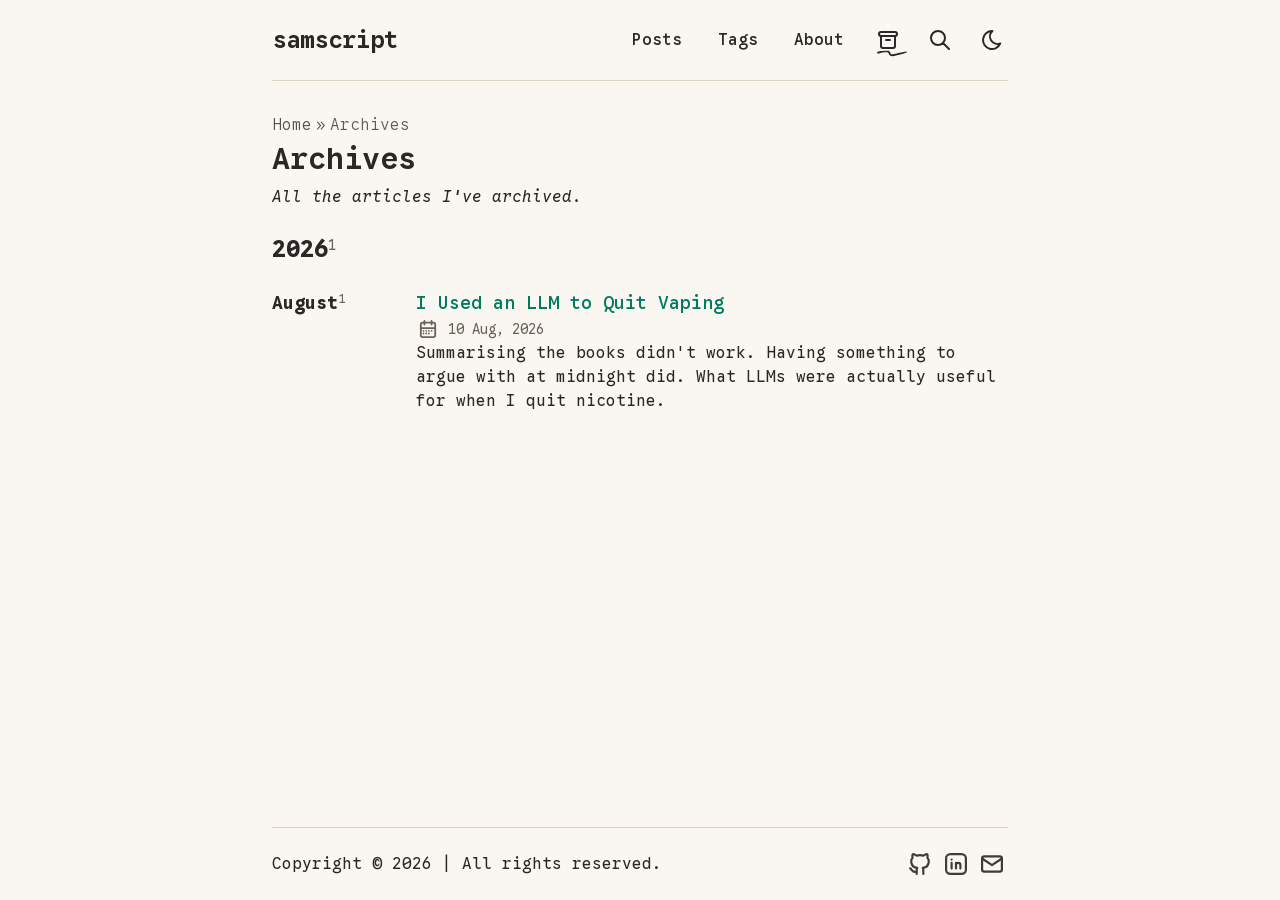
<file: archives/index.html>
<!DOCTYPE html><html dir="ltr" lang="en" class="overflow-y-scroll scroll-smooth"><head><meta charset="UTF-8"><meta name="viewport" content="width=device-width, initial-scale=1"><link rel="icon" type="image/svg+xml" href="/favicon.svg"><link rel="icon" href="/favicon.ico"><link rel="canonical" href="https://samscript.dev/archives/"><meta name="generator" content="Astro v7.0.3"><!-- Font --><style>@font-face{font-family:"Google Sans Code-1a30c214885cb404";src:url("/_astro/fonts/02154cca78ac33f2.woff") format("woff"), url("/_astro/fonts/478e42e4694872ef.ttf") format("truetype");font-display:swap;font-weight:300;font-style:italic;}@font-face{font-family:"Google Sans Code-1a30c214885cb404";src:url("/_astro/fonts/3a32a7a7a67f4f58.woff") format("woff"), url("/_astro/fonts/0863f4f6964aa89c.ttf") format("truetype");font-display:swap;font-weight:400;font-style:italic;}@font-face{font-family:"Google Sans Code-1a30c214885cb404";src:url("/_astro/fonts/a5c5808c25effec9.woff") format("woff"), url("/_astro/fonts/792eded6cb3f0350.ttf") format("truetype");font-display:swap;font-weight:500;font-style:italic;}@font-face{font-family:"Google Sans Code-1a30c214885cb404";src:url("/_astro/fonts/14314705006234cb.woff") format("woff"), url("/_astro/fonts/87d8fc1072d4917b.ttf") format("truetype");font-display:swap;font-weight:600;font-style:italic;}@font-face{font-family:"Google Sans Code-1a30c214885cb404";src:url("/_astro/fonts/c33265ba093eb291.woff") format("woff"), url("/_astro/fonts/ec883ed4db81a7d9.ttf") format("truetype");font-display:swap;font-weight:700;font-style:italic;}@font-face{font-family:"Google Sans Code-1a30c214885cb404";src:url("/_astro/fonts/c26ad40d3b1d9169.woff") format("woff"), url("/_astro/fonts/7a5ee0cfcde31b81.ttf") format("truetype");font-display:swap;font-weight:300;font-style:normal;}@font-face{font-family:"Google Sans Code-1a30c214885cb404";src:url("/_astro/fonts/87ca066ba5b2c7cf.woff") format("woff"), url("/_astro/fonts/f4e25dfe9d6152ec.ttf") format("truetype");font-display:swap;font-weight:400;font-style:normal;}@font-face{font-family:"Google Sans Code-1a30c214885cb404";src:url("/_astro/fonts/a9a0e80c053be3d5.woff") format("woff"), url("/_astro/fonts/a9df48ecd03749e4.ttf") format("truetype");font-display:swap;font-weight:500;font-style:normal;}@font-face{font-family:"Google Sans Code-1a30c214885cb404";src:url("/_astro/fonts/da468df88542c99b.woff") format("woff"), url("/_astro/fonts/90f9809471092714.ttf") format("truetype");font-display:swap;font-weight:600;font-style:normal;}@font-face{font-family:"Google Sans Code-1a30c214885cb404";src:url("/_astro/fonts/f914de358bc554f6.woff") format("woff"), url("/_astro/fonts/dbc9996f99c63e07.ttf") format("truetype");font-display:swap;font-weight:700;font-style:normal;}@font-face{font-family:"Google Sans Code-1a30c214885cb404 fallback: Courier New";src:local("Courier New");font-display:swap;font-weight:300;font-style:italic;size-adjust:99.9837%;ascent-override:96.6157%;descent-override:28.6047%;}@font-face{font-family:"Google Sans Code-1a30c214885cb404 fallback: Courier New";src:local("Courier New");font-display:swap;font-weight:400;font-style:italic;size-adjust:99.9837%;ascent-override:96.6157%;descent-override:28.6047%;}@font-face{font-family:"Google Sans Code-1a30c214885cb404 fallback: Courier New";src:local("Courier New");font-display:swap;font-weight:500;font-style:italic;size-adjust:99.9837%;ascent-override:96.6157%;descent-override:28.6047%;}@font-face{font-family:"Google Sans Code-1a30c214885cb404 fallback: Courier New";src:local("Courier New");font-display:swap;font-weight:600;font-style:italic;size-adjust:99.9837%;ascent-override:96.6157%;descent-override:28.6047%;}@font-face{font-family:"Google Sans Code-1a30c214885cb404 fallback: Courier New";src:local("Courier New");font-display:swap;font-weight:700;font-style:italic;size-adjust:99.9837%;ascent-override:96.6157%;descent-override:28.6047%;}@font-face{font-family:"Google Sans Code-1a30c214885cb404 fallback: Courier New";src:local("Courier New");font-display:swap;font-weight:300;font-style:normal;size-adjust:99.9837%;ascent-override:96.6157%;descent-override:28.6047%;}@font-face{font-family:"Google Sans Code-1a30c214885cb404 fallback: Courier New";src:local("Courier New");font-display:swap;font-weight:400;font-style:normal;size-adjust:99.9837%;ascent-override:96.6157%;descent-override:28.6047%;}@font-face{font-family:"Google Sans Code-1a30c214885cb404 fallback: Courier New";src:local("Courier New");font-display:swap;font-weight:500;font-style:normal;size-adjust:99.9837%;ascent-override:96.6157%;descent-override:28.6047%;}@font-face{font-family:"Google Sans Code-1a30c214885cb404 fallback: Courier New";src:local("Courier New");font-display:swap;font-weight:600;font-style:normal;size-adjust:99.9837%;ascent-override:96.6157%;descent-override:28.6047%;}@font-face{font-family:"Google Sans Code-1a30c214885cb404 fallback: Courier New";src:local("Courier New");font-display:swap;font-weight:700;font-style:normal;size-adjust:99.9837%;ascent-override:96.6157%;descent-override:28.6047%;}:root{--font-google-sans-code:"Google Sans Code-1a30c214885cb404","Google Sans Code-1a30c214885cb404 fallback: Courier New",monospace;}</style><!-- Primary meta --><title>Archives | samscript</title><meta name="title" content="Archives | samscript"><meta name="description" content="Software engineering notes by Samuel Norris. Architecture, tooling, and whatever I'm building at the time."><meta name="author" content="Samuel Norris"><link rel="sitemap" href="/sitemap-index.xml"><!-- Open Graph --><meta property="og:type" content="website"><meta property="og:site_name" content="samscript"><meta property="og:title" content="Archives | samscript"><meta property="og:description" content="Software engineering notes by Samuel Norris. Architecture, tooling, and whatever I'm building at the time."><meta property="og:url" content="https://samscript.dev/archives/"><meta property="og:image" content="https://samscript.dev/og.png"><!-- Twitter / X --><meta property="twitter:card" content="summary_large_image"><meta property="twitter:url" content="https://samscript.dev/archives/"><meta property="twitter:title" content="Archives | samscript"><meta property="twitter:description" content="Software engineering notes by Samuel Norris. Architecture, tooling, and whatever I'm building at the time."><meta property="twitter:image" content="https://samscript.dev/og.png"><!-- RSS autodiscovery --><link rel="alternate" type="application/rss+xml" title="samscript" href="https://samscript.dev/rss.xml/"><!-- Filled at runtime by theme.ts to match the current background colour --><meta name="theme-color" content=""><!-- Extra head content injected by child layouts (e.g. JSON-LD, article meta) --><!--
      Inline FOUC-prevention script: sets data-theme on <html> before
      the browser paints. Runs synchronously, no defer/async.
    --><script>
      (function () {
        const stored = localStorage.getItem("theme");
        const prefersDark = window.matchMedia(
          "(prefers-color-scheme: dark)"
        ).matches;
        const theme = stored ?? (prefersDark ? "dark" : "light");
        const root = document.firstElementChild;
        root?.setAttribute("data-theme", theme);
        root?.classList.toggle("dark", theme === "dark");
        // Expose value so theme.ts can skip re-detection.
        window.__theme = { value: theme };
      })();
    </script><meta name="astro-view-transitions-enabled" content="true"><meta name="astro-view-transitions-fallback" content="animate"><script type="module" src="/_astro/ClientRouter.astro_astro_type_script_index_0_lang.2i1RQzKf.js"></script><link rel="stylesheet" href="/_astro/Footer.Dfjeli3s.css"><style>@keyframes astroFadeInOut{0%{opacity:1}to{opacity:0}}@keyframes astroFadeIn{0%{opacity:0;mix-blend-mode:plus-lighter}to{opacity:1;mix-blend-mode:plus-lighter}}@keyframes astroFadeOut{0%{opacity:1;mix-blend-mode:plus-lighter}to{opacity:0;mix-blend-mode:plus-lighter}}@keyframes astroSlideFromRight{0%{transform:translate(100%)}}@keyframes astroSlideFromLeft{0%{transform:translate(-100%)}}@keyframes astroSlideToRight{to{transform:translate(100%)}}@keyframes astroSlideToLeft{to{transform:translate(-100%)}}@media (prefers-reduced-motion){::view-transition-group(*),::view-transition-old(*),::view-transition-new(*),[data-astro-transition-scope]{animation:none!important}}
</style><style>[data-astro-transition-scope="astro-jyu37kgb-1"] { view-transition-name: i-used-an-llm-to-quit-vaping; }@layer astro { ::view-transition-old(i-used-an-llm-to-quit-vaping) { 
	animation-duration: 180ms;
	animation-timing-function: cubic-bezier(0.76, 0, 0.24, 1);
	animation-fill-mode: both;
	animation-name: astroFadeOut; }::view-transition-new(i-used-an-llm-to-quit-vaping) { 
	animation-duration: 180ms;
	animation-timing-function: cubic-bezier(0.76, 0, 0.24, 1);
	animation-fill-mode: both;
	animation-name: astroFadeIn; }[data-astro-transition=back]::view-transition-old(i-used-an-llm-to-quit-vaping) { 
	animation-duration: 180ms;
	animation-timing-function: cubic-bezier(0.76, 0, 0.24, 1);
	animation-fill-mode: both;
	animation-name: astroFadeOut; }[data-astro-transition=back]::view-transition-new(i-used-an-llm-to-quit-vaping) { 
	animation-duration: 180ms;
	animation-timing-function: cubic-bezier(0.76, 0, 0.24, 1);
	animation-fill-mode: both;
	animation-name: astroFadeIn; } }[data-astro-transition-fallback="old"] [data-astro-transition-scope="astro-jyu37kgb-1"],
			[data-astro-transition-fallback="old"][data-astro-transition-scope="astro-jyu37kgb-1"] { 
	animation-duration: 180ms;
	animation-timing-function: cubic-bezier(0.76, 0, 0.24, 1);
	animation-fill-mode: both;
	animation-name: astroFadeOut; }[data-astro-transition-fallback="new"] [data-astro-transition-scope="astro-jyu37kgb-1"],
			[data-astro-transition-fallback="new"][data-astro-transition-scope="astro-jyu37kgb-1"] { 
	animation-duration: 180ms;
	animation-timing-function: cubic-bezier(0.76, 0, 0.24, 1);
	animation-fill-mode: both;
	animation-name: astroFadeIn; }[data-astro-transition=back][data-astro-transition-fallback="old"] [data-astro-transition-scope="astro-jyu37kgb-1"],
			[data-astro-transition=back][data-astro-transition-fallback="old"][data-astro-transition-scope="astro-jyu37kgb-1"] { 
	animation-duration: 180ms;
	animation-timing-function: cubic-bezier(0.76, 0, 0.24, 1);
	animation-fill-mode: both;
	animation-name: astroFadeOut; }[data-astro-transition=back][data-astro-transition-fallback="new"] [data-astro-transition-scope="astro-jyu37kgb-1"],
			[data-astro-transition=back][data-astro-transition-fallback="new"][data-astro-transition-scope="astro-jyu37kgb-1"] { 
	animation-duration: 180ms;
	animation-timing-function: cubic-bezier(0.76, 0, 0.24, 1);
	animation-fill-mode: both;
	animation-name: astroFadeIn; }</style></head><body class="bg-background font-app text-foreground selection:bg-accent selection:text-accent-foreground flex min-h-svh flex-col"><a id="skip-to-content" href="#main-content" class="bg-background text-accent absolute inset-s-16 -top-full z-50 px-3 py-2 backdrop-blur-lg transition-all focus:top-4">Skip to content</a><header class="app-layout flex flex-col items-center justify-between sm:flex-row"><div class="border-border bg-background relative flex w-full items-baseline justify-between border-b py-4 sm:items-center sm:py-6"><a href="/" class="absolute py-1 text-xl leading-8 font-semibold whitespace-nowrap sm:static sm:my-auto sm:text-2xl sm:leading-none">samscript</a><nav id="nav-menu" class="flex w-full flex-col items-center sm:ms-2 sm:flex-row sm:justify-end sm:space-x-4 sm:py-0"><button id="menu-btn" class="focus-outline self-end p-2 sm:hidden" aria-label="Open menu" aria-expanded="false" aria-controls="menu-items" data-label-open="Open menu" data-label-close="Close menu"><svg width="24" height="24" fill="none" stroke="currentColor" stroke-linecap="round" stroke-linejoin="round" stroke-width="2" class="hidden" viewBox="0 0 24 24" id="close-icon"><path stroke="none" d="M0 0h24v24H0z" /><path d="M18 6 6 18M6 6l12 12" /></svg><svg width="24" height="24" fill="none" stroke="currentColor" stroke-linecap="round" stroke-linejoin="round" stroke-width="2" class="icon icon-tabler icons-tabler-outline icon-tabler-menu-deep" viewBox="0 0 24 24" id="menu-icon"><path stroke="none" d="M0 0h24v24H0z" /><path d="M4 6h16M7 12h13M10 18h10" /></svg></button><ul id="menu-items" class="[&amp;&gt;li&gt;a]:hover:text-accent mt-4 hidden w-44 grid-cols-2 place-content-center gap-2 sm:mt-0 sm:flex sm:w-auto sm:gap-x-5 sm:gap-y-0 sm:[&amp;&gt;li]:h-8 [&amp;&gt;li&gt;a]:block [&amp;&gt;li&gt;a]:px-4 [&amp;&gt;li&gt;a]:py-3 [&amp;&gt;li&gt;a]:text-center [&amp;&gt;li&gt;a]:font-medium sm:[&amp;&gt;li&gt;a]:px-2 sm:[&amp;&gt;li&gt;a]:py-1"><li class="col-span-2"><a href="/posts/">Posts</a></li><li class="col-span-2"><a href="/tags/">Tags</a></li><li class="col-span-2"><a href="/about/">About</a></li><li class="col-span-2"><a href="/archives/" title="Archives" aria-label="Archives" class="group inline-flex items-center gap-1 hover:text-accent focus-outline flex size-full justify-center p-3 sm:relative sm:size-8 sm:p-0 active-nav"><svg width="24" height="24" fill="none" stroke="currentColor" stroke-linecap="round" stroke-linejoin="round" stroke-width="2" class="hidden sm:absolute sm:top-1/2 sm:left-1/2 sm:block sm:size-6 sm:-translate-x-1/2 sm:-translate-y-1/2" viewBox="0 0 24 24"><path stroke="none" d="M0 0h24v24H0z" /><path d="M3 6a2 2 0 0 1 2-2h14a2 2 0 0 1 2 2v0a2 2 0 0 1-2 2H5a2 2 0 0 1-2-2M5 8v10a2 2 0 0 0 2 2h10a2 2 0 0 0 2-2V8M10 12h4" /></svg><span class="sm:sr-only">Archives</span><svg fill="none" viewBox="0 0 181 35" aria-hidden="true" class="scale-125 max-sm:hidden sm:absolute sm:bottom-0 sm:w-6"><path fill="currentColor" d="M92.195 34.97c-10.777.476-17.646-4.837-21.224-14.728-2.49-6.896-7.027-9.675-14.37-9.56-15.843.23-31.27 2.462-45.983 8.48-4.48 1.829-7.142-.532-9.732-3.009C-1.261 14.08.67 9.905 4.779 8.594c6.812-2.174 13.725-4.52 20.766-5.413C38.197 1.583 50.991.993 63.715.042c7.027-.518 11.263 3.787 14.64 9.128 1.303 2.045 1.961 4.521 2.877 6.81 2.863 7.156 4.094 8.552 11.736 7.314 12.737-2.044 25.318-5.082 37.984-7.645 14.712-2.994 29.425-6.047 44.195-8.782 1.774-.331 3.892 1.267 5.853 1.958-1.03 1.483-1.746 3.8-3.12 4.29-8.029 2.894-16.115 5.73-24.359 7.876-16.759 4.362-33.618 8.307-50.463 12.31-3.55.849-7.242 1.137-10.863 1.684z" /></svg></a></li><li class="col-span-1 flex items-center justify-center"><a href="/search/" title="Search" aria-label="Search" class="group inline-flex items-center gap-1 hover:text-accent focus-outline relative size-8"><svg width="24" height="24" fill="none" stroke="currentColor" stroke-linecap="round" stroke-linejoin="round" stroke-width="2" class="absolute top-1/2 left-1/2 size-6 -translate-x-1/2 -translate-y-1/2" viewBox="0 0 24 24"><path stroke="none" d="M0 0h24v24H0z" /><path d="M3 10a7 7 0 1 0 14 0 7 7 0 1 0-14 0M21 21l-6-6" /></svg><span class="sr-only">Search</span></a></li><li class="col-span-1 flex items-center justify-center"><button id="theme-btn" class="focus-outline hover:[&amp;&gt;svg]:stroke-accent relative size-12 p-4 sm:size-8" title="Toggle theme" aria-label="auto" aria-live="polite"><svg width="24" height="24" fill="none" stroke="currentColor" stroke-linecap="round" stroke-linejoin="round" stroke-width="2" class="absolute top-[50%] left-[50%] translate-[-50%] scale-100 rotate-0 transition-all dark:scale-0 dark:-rotate-90" viewBox="0 0 24 24"><path stroke="none" d="M0 0h24v24H0z" /><path d="M12 3h.393a7.5 7.5 0 0 0 7.92 12.446A9 9 0 1 1 12 2.992z" /></svg><svg width="24" height="24" fill="none" stroke="currentColor" stroke-linecap="round" stroke-linejoin="round" stroke-width="2" class="absolute top-[50%] left-[50%] translate-[-50%] scale-0 rotate-90 transition-all dark:scale-100 dark:rotate-0" viewBox="0 0 24 24"><path stroke="none" d="M0 0h24v24H0z" /><path d="M14.828 14.828a4 4 0 1 0-5.656-5.656 4 4 0 0 0 5.656 5.656M6.343 17.657l-1.414 1.414M6.343 6.343 4.929 4.929M17.657 6.343l1.414-1.414M17.657 17.657l1.414 1.414M4 12H2M12 4V2M20 12h2M12 20v2" /></svg></button></li></ul></nav></div></header><script type="module">function e(){let e=document.querySelector(`#menu-btn`),t=document.querySelector(`#menu-items`),n=document.querySelector(`#menu-icon`),r=document.querySelector(`#close-icon`);if(!e||!t||!n||!r)return;let i=e.dataset.labelOpen??`Open menu`,a=e.dataset.labelClose??`Close menu`;e.addEventListener(`click`,()=>{let o=e.getAttribute(`aria-expanded`)===`true`;e.setAttribute(`aria-expanded`,o?`false`:`true`),e.setAttribute(`aria-label`,o?i:a),t.classList.toggle(`hidden`),t.classList.toggle(`grid`),n.classList.toggle(`hidden`),r.classList.toggle(`hidden`)})}function t(){let e=document.getElementById(`skip-to-content`);e&&e.addEventListener(`click`,e=>{if(e.defaultPrevented||e.metaKey||e.ctrlKey||e.shiftKey||e.button!==0)return;e.preventDefault();let t=document.getElementById(`main-content`);t&&(t.setAttribute(`tabindex`,`-1`),t.addEventListener(`blur`,()=>t.removeAttribute(`tabindex`),{once:!0}),t.focus(),t.scrollIntoView({behavior:`smooth`}))})}e(),document.addEventListener(`astro:after-swap`,e),t(),document.addEventListener(`astro:after-swap`,t);</script><nav class="app-layout mt-8 mb-1" aria-label="breadcrumb"><ul class="flex flex-wrap items-center gap-x-1 font-light [&amp;&gt;li:not(:last-child)&gt;a]:hover:opacity-100"><li class="flex items-center gap-x-1"><a href="/" class="opacity-80">Home</a><span aria-hidden="true" class="opacity-80">&raquo;</span></li><li><span class="capitalize opacity-75" aria-current="page">Archives</span></li></ul></nav><main data-backUrl="/archives/" id="main-content" class="app-layout pb-4"><h1 class="text-2xl font-semibold sm:text-3xl">Archives</h1><p class="mt-2 mb-6 italic">All the articles I&#39;ve archived.</p><div><span class="text-2xl font-bold">2026</span><sup class="text-muted-foreground text-sm">1</sup><div class="flex flex-col sm:flex-row"><div class="mt-6 min-w-36 text-lg sm:my-6"><span class="font-bold">August</span><sup class="text-muted-foreground text-xs">1</sup></div><ul><li class="my-6"><a href="/posts/i-used-an-llm-to-quit-vaping/" class="text-accent inline-block text-lg font-medium decoration-dashed underline-offset-4 hover:underline focus-visible:no-underline focus-visible:underline-offset-0"><h2 data-astro-transition-scope="astro-jyu37kgb-1">I Used an LLM to Quit Vaping</h2></a><div class="text-muted-foreground flex items-center gap-x-2"><svg width="24" height="24" fill="none" stroke="currentColor" stroke-linecap="round" stroke-linejoin="round" stroke-width="2" class="inline-block size-6 min-w-5.5 scale-90" viewBox="0 0 24 24"><path stroke="none" d="M0 0h24v24H0z" /><path d="M4 7a2 2 0 0 1 2-2h12a2 2 0 0 1 2 2v12a2 2 0 0 1-2 2H6a2 2 0 0 1-2-2zM16 3v4M8 3v4M4 11h16M7 14h.013M10.01 14h.005M13.01 14h.005M16.015 14h.005M13.015 17h.005M7.01 17h.005M10.01 17h.005" /></svg><time class="text-sm" datetime="2026-08-09T23:00:00.000Z">10 Aug, 2026</time></div><p>Summarising the books didn&#39;t work. Having something to argue with at midnight did. What LLMs were actually useful for when I quit nicotine.</p></li></ul></div></div></main><script type="module">document.addEventListener(`astro:page-load`,()=>{let e=document.querySelector(`#main-content`)?.dataset?.backurl;e&&sessionStorage.setItem(`backUrl`,e)});</script><footer class="app-layout mt-auto"><div class="border-border flex flex-col items-center justify-between border-t py-6 sm:flex-row-reverse sm:py-4"><div class="flex flex-wrap items-center gap-1"><a href="https://github.com/sampnorris" title="samscript on Github" class="group inline-flex items-center gap-1 hover:text-accent p-2 hover:rotate-6 sm:p-1"><svg width="24" height="24" fill="none" stroke="currentColor" stroke-linecap="round" stroke-linejoin="round" stroke-width="2" class="inline-block size-6 scale-125 fill-transparent stroke-current stroke-2 opacity-90 group-hover:fill-transparent sm:scale-110" viewBox="0 0 24 24"><path stroke="none" d="M0 0h24v24H0z" /><path d="M9 19c-4.3 1.4-4.3-2.5-6-3m12 5v-3.5c0-1 .1-1.4-.5-2 2.8-.3 5.5-1.4 5.5-6a4.6 4.6 0 0 0-1.3-3.2 4.2 4.2 0 0 0-.1-3.2s-1.1-.3-3.5 1.3a12.3 12.3 0 0 0-6.2 0C6.5 2.8 5.4 3.1 5.4 3.1a4.2 4.2 0 0 0-.1 3.2A4.6 4.6 0 0 0 4 9.5c0 4.6 2.7 5.7 5.5 6-.6.6-.6 1.2-.5 2V21" /></svg><span class="sr-only">samscript on Github</span></a><a href="https://www.linkedin.com/in/sampnorris/" title="samscript on Linkedin" class="group inline-flex items-center gap-1 hover:text-accent p-2 hover:rotate-6 sm:p-1"><svg width="24" height="24" fill="none" stroke="currentColor" stroke-linecap="round" stroke-linejoin="round" stroke-width="2" class="inline-block size-6 scale-125 fill-transparent stroke-current stroke-2 opacity-90 group-hover:fill-transparent sm:scale-110" viewBox="0 0 24 24"><path stroke="none" d="M0 0h24v24H0z" /><path d="M8 11v5M8 8v.01M12 16v-5M16 16v-3a2 2 0 1 0-4 0" /><path d="M3 7a4 4 0 0 1 4-4h10a4 4 0 0 1 4 4v10a4 4 0 0 1-4 4H7a4 4 0 0 1-4-4z" /></svg><span class="sr-only">samscript on Linkedin</span></a><a href="mailto:samuel@samscript.dev" title="Send an email to samscript" class="group inline-flex items-center gap-1 hover:text-accent p-2 hover:rotate-6 sm:p-1"><svg width="24" height="24" fill="none" stroke="currentColor" stroke-linecap="round" stroke-linejoin="round" stroke-width="2" class="inline-block size-6 scale-125 fill-transparent stroke-current stroke-2 opacity-90 group-hover:fill-transparent sm:scale-110" viewBox="0 0 24 24"><path stroke="none" d="M0 0h24v24H0z" /><path d="M3 7a2 2 0 0 1 2-2h14a2 2 0 0 1 2 2v10a2 2 0 0 1-2 2H5a2 2 0 0 1-2-2z" /><path d="m3 7 9 6 9-6" /></svg><span class="sr-only">Send an email to samscript</span></a></div><div class="my-2 flex flex-col items-center whitespace-nowrap sm:flex-row"><span>Copyright &#169; 2026</span><span class="hidden sm:inline">&nbsp;|&nbsp;</span><span>All rights reserved.</span></div></div></footer><script type="module">var e=`theme`,t=`light`,n=`dark`;function r(){return localStorage.getItem(e)||(window.matchMedia(`(prefers-color-scheme: dark)`).matches?n:t)}var i=window.__theme?.value??r();function a(){localStorage.setItem(e,i),o()}function o(){let e=document.firstElementChild;e?.setAttribute(`data-theme`,i),e?.classList.toggle(`dark`,i===n),document.querySelector(`#theme-btn`)?.setAttribute(`aria-label`,i);let t=window.getComputedStyle(document.body).backgroundColor;document.querySelector(`meta[name='theme-color']`)?.setAttribute(`content`,t)}function s(){o(),document.querySelector(`#theme-btn`)?.addEventListener(`click`,()=>{i=i===t?n:t,a()})}s(),document.addEventListener(`astro:after-swap`,s),document.addEventListener(`astro:before-swap`,e=>{let t=document.querySelector(`meta[name='theme-color']`)?.getAttribute(`content`);t&&e.newDocument.querySelector(`meta[name='theme-color']`)?.setAttribute(`content`,t)}),window.matchMedia(`(prefers-color-scheme: dark)`).addEventListener(`change`,({matches:e})=>{i=e?n:t,a()});</script></body></html>
</file>
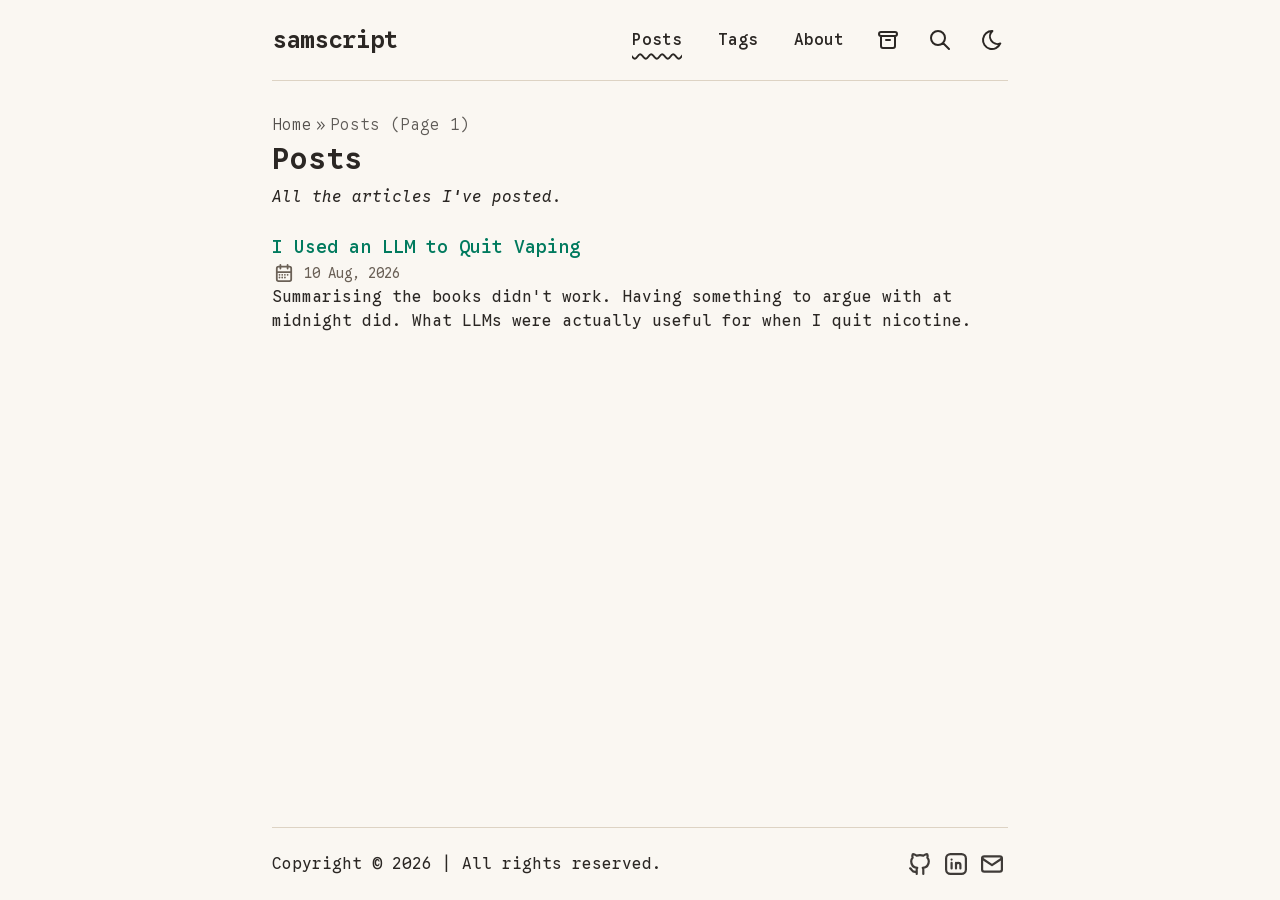
<file: posts/index.html>
<!DOCTYPE html><html dir="ltr" lang="en" class="overflow-y-scroll scroll-smooth"><head><meta charset="UTF-8"><meta name="viewport" content="width=device-width, initial-scale=1"><link rel="icon" type="image/svg+xml" href="/favicon.svg"><link rel="icon" href="/favicon.ico"><link rel="canonical" href="https://samscript.dev/posts/"><meta name="generator" content="Astro v7.0.3"><!-- Font --><style>@font-face{font-family:"Google Sans Code-1a30c214885cb404";src:url("/_astro/fonts/02154cca78ac33f2.woff") format("woff"), url("/_astro/fonts/478e42e4694872ef.ttf") format("truetype");font-display:swap;font-weight:300;font-style:italic;}@font-face{font-family:"Google Sans Code-1a30c214885cb404";src:url("/_astro/fonts/3a32a7a7a67f4f58.woff") format("woff"), url("/_astro/fonts/0863f4f6964aa89c.ttf") format("truetype");font-display:swap;font-weight:400;font-style:italic;}@font-face{font-family:"Google Sans Code-1a30c214885cb404";src:url("/_astro/fonts/a5c5808c25effec9.woff") format("woff"), url("/_astro/fonts/792eded6cb3f0350.ttf") format("truetype");font-display:swap;font-weight:500;font-style:italic;}@font-face{font-family:"Google Sans Code-1a30c214885cb404";src:url("/_astro/fonts/14314705006234cb.woff") format("woff"), url("/_astro/fonts/87d8fc1072d4917b.ttf") format("truetype");font-display:swap;font-weight:600;font-style:italic;}@font-face{font-family:"Google Sans Code-1a30c214885cb404";src:url("/_astro/fonts/c33265ba093eb291.woff") format("woff"), url("/_astro/fonts/ec883ed4db81a7d9.ttf") format("truetype");font-display:swap;font-weight:700;font-style:italic;}@font-face{font-family:"Google Sans Code-1a30c214885cb404";src:url("/_astro/fonts/c26ad40d3b1d9169.woff") format("woff"), url("/_astro/fonts/7a5ee0cfcde31b81.ttf") format("truetype");font-display:swap;font-weight:300;font-style:normal;}@font-face{font-family:"Google Sans Code-1a30c214885cb404";src:url("/_astro/fonts/87ca066ba5b2c7cf.woff") format("woff"), url("/_astro/fonts/f4e25dfe9d6152ec.ttf") format("truetype");font-display:swap;font-weight:400;font-style:normal;}@font-face{font-family:"Google Sans Code-1a30c214885cb404";src:url("/_astro/fonts/a9a0e80c053be3d5.woff") format("woff"), url("/_astro/fonts/a9df48ecd03749e4.ttf") format("truetype");font-display:swap;font-weight:500;font-style:normal;}@font-face{font-family:"Google Sans Code-1a30c214885cb404";src:url("/_astro/fonts/da468df88542c99b.woff") format("woff"), url("/_astro/fonts/90f9809471092714.ttf") format("truetype");font-display:swap;font-weight:600;font-style:normal;}@font-face{font-family:"Google Sans Code-1a30c214885cb404";src:url("/_astro/fonts/f914de358bc554f6.woff") format("woff"), url("/_astro/fonts/dbc9996f99c63e07.ttf") format("truetype");font-display:swap;font-weight:700;font-style:normal;}@font-face{font-family:"Google Sans Code-1a30c214885cb404 fallback: Courier New";src:local("Courier New");font-display:swap;font-weight:300;font-style:italic;size-adjust:99.9837%;ascent-override:96.6157%;descent-override:28.6047%;}@font-face{font-family:"Google Sans Code-1a30c214885cb404 fallback: Courier New";src:local("Courier New");font-display:swap;font-weight:400;font-style:italic;size-adjust:99.9837%;ascent-override:96.6157%;descent-override:28.6047%;}@font-face{font-family:"Google Sans Code-1a30c214885cb404 fallback: Courier New";src:local("Courier New");font-display:swap;font-weight:500;font-style:italic;size-adjust:99.9837%;ascent-override:96.6157%;descent-override:28.6047%;}@font-face{font-family:"Google Sans Code-1a30c214885cb404 fallback: Courier New";src:local("Courier New");font-display:swap;font-weight:600;font-style:italic;size-adjust:99.9837%;ascent-override:96.6157%;descent-override:28.6047%;}@font-face{font-family:"Google Sans Code-1a30c214885cb404 fallback: Courier New";src:local("Courier New");font-display:swap;font-weight:700;font-style:italic;size-adjust:99.9837%;ascent-override:96.6157%;descent-override:28.6047%;}@font-face{font-family:"Google Sans Code-1a30c214885cb404 fallback: Courier New";src:local("Courier New");font-display:swap;font-weight:300;font-style:normal;size-adjust:99.9837%;ascent-override:96.6157%;descent-override:28.6047%;}@font-face{font-family:"Google Sans Code-1a30c214885cb404 fallback: Courier New";src:local("Courier New");font-display:swap;font-weight:400;font-style:normal;size-adjust:99.9837%;ascent-override:96.6157%;descent-override:28.6047%;}@font-face{font-family:"Google Sans Code-1a30c214885cb404 fallback: Courier New";src:local("Courier New");font-display:swap;font-weight:500;font-style:normal;size-adjust:99.9837%;ascent-override:96.6157%;descent-override:28.6047%;}@font-face{font-family:"Google Sans Code-1a30c214885cb404 fallback: Courier New";src:local("Courier New");font-display:swap;font-weight:600;font-style:normal;size-adjust:99.9837%;ascent-override:96.6157%;descent-override:28.6047%;}@font-face{font-family:"Google Sans Code-1a30c214885cb404 fallback: Courier New";src:local("Courier New");font-display:swap;font-weight:700;font-style:normal;size-adjust:99.9837%;ascent-override:96.6157%;descent-override:28.6047%;}:root{--font-google-sans-code:"Google Sans Code-1a30c214885cb404","Google Sans Code-1a30c214885cb404 fallback: Courier New",monospace;}</style><!-- Primary meta --><title>Posts | samscript</title><meta name="title" content="Posts | samscript"><meta name="description" content="Software engineering notes by Samuel Norris. Architecture, tooling, and whatever I'm building at the time."><meta name="author" content="Samuel Norris"><link rel="sitemap" href="/sitemap-index.xml"><!-- Open Graph --><meta property="og:type" content="website"><meta property="og:site_name" content="samscript"><meta property="og:title" content="Posts | samscript"><meta property="og:description" content="Software engineering notes by Samuel Norris. Architecture, tooling, and whatever I'm building at the time."><meta property="og:url" content="https://samscript.dev/posts/"><meta property="og:image" content="https://samscript.dev/og.png"><!-- Twitter / X --><meta property="twitter:card" content="summary_large_image"><meta property="twitter:url" content="https://samscript.dev/posts/"><meta property="twitter:title" content="Posts | samscript"><meta property="twitter:description" content="Software engineering notes by Samuel Norris. Architecture, tooling, and whatever I'm building at the time."><meta property="twitter:image" content="https://samscript.dev/og.png"><!-- RSS autodiscovery --><link rel="alternate" type="application/rss+xml" title="samscript" href="https://samscript.dev/rss.xml/"><!-- Filled at runtime by theme.ts to match the current background colour --><meta name="theme-color" content=""><!-- Extra head content injected by child layouts (e.g. JSON-LD, article meta) --><!--
      Inline FOUC-prevention script: sets data-theme on <html> before
      the browser paints. Runs synchronously, no defer/async.
    --><script>
      (function () {
        const stored = localStorage.getItem("theme");
        const prefersDark = window.matchMedia(
          "(prefers-color-scheme: dark)"
        ).matches;
        const theme = stored ?? (prefersDark ? "dark" : "light");
        const root = document.firstElementChild;
        root?.setAttribute("data-theme", theme);
        root?.classList.toggle("dark", theme === "dark");
        // Expose value so theme.ts can skip re-detection.
        window.__theme = { value: theme };
      })();
    </script><meta name="astro-view-transitions-enabled" content="true"><meta name="astro-view-transitions-fallback" content="animate"><script type="module" src="/_astro/ClientRouter.astro_astro_type_script_index_0_lang.2i1RQzKf.js"></script><link rel="stylesheet" href="/_astro/Footer.Dfjeli3s.css"><style>@keyframes astroFadeInOut{0%{opacity:1}to{opacity:0}}@keyframes astroFadeIn{0%{opacity:0;mix-blend-mode:plus-lighter}to{opacity:1;mix-blend-mode:plus-lighter}}@keyframes astroFadeOut{0%{opacity:1;mix-blend-mode:plus-lighter}to{opacity:0;mix-blend-mode:plus-lighter}}@keyframes astroSlideFromRight{0%{transform:translate(100%)}}@keyframes astroSlideFromLeft{0%{transform:translate(-100%)}}@keyframes astroSlideToRight{to{transform:translate(100%)}}@keyframes astroSlideToLeft{to{transform:translate(-100%)}}@media (prefers-reduced-motion){::view-transition-group(*),::view-transition-old(*),::view-transition-new(*),[data-astro-transition-scope]{animation:none!important}}
</style><style>[data-astro-transition-scope="astro-jyu37kgb-1"] { view-transition-name: i-used-an-llm-to-quit-vaping; }@layer astro { ::view-transition-old(i-used-an-llm-to-quit-vaping) { 
	animation-duration: 180ms;
	animation-timing-function: cubic-bezier(0.76, 0, 0.24, 1);
	animation-fill-mode: both;
	animation-name: astroFadeOut; }::view-transition-new(i-used-an-llm-to-quit-vaping) { 
	animation-duration: 180ms;
	animation-timing-function: cubic-bezier(0.76, 0, 0.24, 1);
	animation-fill-mode: both;
	animation-name: astroFadeIn; }[data-astro-transition=back]::view-transition-old(i-used-an-llm-to-quit-vaping) { 
	animation-duration: 180ms;
	animation-timing-function: cubic-bezier(0.76, 0, 0.24, 1);
	animation-fill-mode: both;
	animation-name: astroFadeOut; }[data-astro-transition=back]::view-transition-new(i-used-an-llm-to-quit-vaping) { 
	animation-duration: 180ms;
	animation-timing-function: cubic-bezier(0.76, 0, 0.24, 1);
	animation-fill-mode: both;
	animation-name: astroFadeIn; } }[data-astro-transition-fallback="old"] [data-astro-transition-scope="astro-jyu37kgb-1"],
			[data-astro-transition-fallback="old"][data-astro-transition-scope="astro-jyu37kgb-1"] { 
	animation-duration: 180ms;
	animation-timing-function: cubic-bezier(0.76, 0, 0.24, 1);
	animation-fill-mode: both;
	animation-name: astroFadeOut; }[data-astro-transition-fallback="new"] [data-astro-transition-scope="astro-jyu37kgb-1"],
			[data-astro-transition-fallback="new"][data-astro-transition-scope="astro-jyu37kgb-1"] { 
	animation-duration: 180ms;
	animation-timing-function: cubic-bezier(0.76, 0, 0.24, 1);
	animation-fill-mode: both;
	animation-name: astroFadeIn; }[data-astro-transition=back][data-astro-transition-fallback="old"] [data-astro-transition-scope="astro-jyu37kgb-1"],
			[data-astro-transition=back][data-astro-transition-fallback="old"][data-astro-transition-scope="astro-jyu37kgb-1"] { 
	animation-duration: 180ms;
	animation-timing-function: cubic-bezier(0.76, 0, 0.24, 1);
	animation-fill-mode: both;
	animation-name: astroFadeOut; }[data-astro-transition=back][data-astro-transition-fallback="new"] [data-astro-transition-scope="astro-jyu37kgb-1"],
			[data-astro-transition=back][data-astro-transition-fallback="new"][data-astro-transition-scope="astro-jyu37kgb-1"] { 
	animation-duration: 180ms;
	animation-timing-function: cubic-bezier(0.76, 0, 0.24, 1);
	animation-fill-mode: both;
	animation-name: astroFadeIn; }</style></head><body class="bg-background font-app text-foreground selection:bg-accent selection:text-accent-foreground flex min-h-svh flex-col"><a id="skip-to-content" href="#main-content" class="bg-background text-accent absolute inset-s-16 -top-full z-50 px-3 py-2 backdrop-blur-lg transition-all focus:top-4">Skip to content</a><header class="app-layout flex flex-col items-center justify-between sm:flex-row"><div class="border-border bg-background relative flex w-full items-baseline justify-between border-b py-4 sm:items-center sm:py-6"><a href="/" class="absolute py-1 text-xl leading-8 font-semibold whitespace-nowrap sm:static sm:my-auto sm:text-2xl sm:leading-none">samscript</a><nav id="nav-menu" class="flex w-full flex-col items-center sm:ms-2 sm:flex-row sm:justify-end sm:space-x-4 sm:py-0"><button id="menu-btn" class="focus-outline self-end p-2 sm:hidden" aria-label="Open menu" aria-expanded="false" aria-controls="menu-items" data-label-open="Open menu" data-label-close="Close menu"><svg width="24" height="24" fill="none" stroke="currentColor" stroke-linecap="round" stroke-linejoin="round" stroke-width="2" class="hidden" viewBox="0 0 24 24" id="close-icon"><path stroke="none" d="M0 0h24v24H0z" /><path d="M18 6 6 18M6 6l12 12" /></svg><svg width="24" height="24" fill="none" stroke="currentColor" stroke-linecap="round" stroke-linejoin="round" stroke-width="2" class="icon icon-tabler icons-tabler-outline icon-tabler-menu-deep" viewBox="0 0 24 24" id="menu-icon"><path stroke="none" d="M0 0h24v24H0z" /><path d="M4 6h16M7 12h13M10 18h10" /></svg></button><ul id="menu-items" class="[&amp;&gt;li&gt;a]:hover:text-accent mt-4 hidden w-44 grid-cols-2 place-content-center gap-2 sm:mt-0 sm:flex sm:w-auto sm:gap-x-5 sm:gap-y-0 sm:[&amp;&gt;li]:h-8 [&amp;&gt;li&gt;a]:block [&amp;&gt;li&gt;a]:px-4 [&amp;&gt;li&gt;a]:py-3 [&amp;&gt;li&gt;a]:text-center [&amp;&gt;li&gt;a]:font-medium sm:[&amp;&gt;li&gt;a]:px-2 sm:[&amp;&gt;li&gt;a]:py-1"><li class="col-span-2"><a href="/posts/" class="active-nav">Posts</a></li><li class="col-span-2"><a href="/tags/">Tags</a></li><li class="col-span-2"><a href="/about/">About</a></li><li class="col-span-2"><a href="/archives/" title="Archives" aria-label="Archives" class="group inline-flex items-center gap-1 hover:text-accent focus-outline flex size-full justify-center p-3 sm:relative sm:size-8 sm:p-0"><svg width="24" height="24" fill="none" stroke="currentColor" stroke-linecap="round" stroke-linejoin="round" stroke-width="2" class="hidden sm:absolute sm:top-1/2 sm:left-1/2 sm:block sm:size-6 sm:-translate-x-1/2 sm:-translate-y-1/2" viewBox="0 0 24 24"><path stroke="none" d="M0 0h24v24H0z" /><path d="M3 6a2 2 0 0 1 2-2h14a2 2 0 0 1 2 2v0a2 2 0 0 1-2 2H5a2 2 0 0 1-2-2M5 8v10a2 2 0 0 0 2 2h10a2 2 0 0 0 2-2V8M10 12h4" /></svg><span class="sm:sr-only">Archives</span></a></li><li class="col-span-1 flex items-center justify-center"><a href="/search/" title="Search" aria-label="Search" class="group inline-flex items-center gap-1 hover:text-accent focus-outline relative size-8"><svg width="24" height="24" fill="none" stroke="currentColor" stroke-linecap="round" stroke-linejoin="round" stroke-width="2" class="absolute top-1/2 left-1/2 size-6 -translate-x-1/2 -translate-y-1/2" viewBox="0 0 24 24"><path stroke="none" d="M0 0h24v24H0z" /><path d="M3 10a7 7 0 1 0 14 0 7 7 0 1 0-14 0M21 21l-6-6" /></svg><span class="sr-only">Search</span></a></li><li class="col-span-1 flex items-center justify-center"><button id="theme-btn" class="focus-outline hover:[&amp;&gt;svg]:stroke-accent relative size-12 p-4 sm:size-8" title="Toggle theme" aria-label="auto" aria-live="polite"><svg width="24" height="24" fill="none" stroke="currentColor" stroke-linecap="round" stroke-linejoin="round" stroke-width="2" class="absolute top-[50%] left-[50%] translate-[-50%] scale-100 rotate-0 transition-all dark:scale-0 dark:-rotate-90" viewBox="0 0 24 24"><path stroke="none" d="M0 0h24v24H0z" /><path d="M12 3h.393a7.5 7.5 0 0 0 7.92 12.446A9 9 0 1 1 12 2.992z" /></svg><svg width="24" height="24" fill="none" stroke="currentColor" stroke-linecap="round" stroke-linejoin="round" stroke-width="2" class="absolute top-[50%] left-[50%] translate-[-50%] scale-0 rotate-90 transition-all dark:scale-100 dark:rotate-0" viewBox="0 0 24 24"><path stroke="none" d="M0 0h24v24H0z" /><path d="M14.828 14.828a4 4 0 1 0-5.656-5.656 4 4 0 0 0 5.656 5.656M6.343 17.657l-1.414 1.414M6.343 6.343 4.929 4.929M17.657 6.343l1.414-1.414M17.657 17.657l1.414 1.414M4 12H2M12 4V2M20 12h2M12 20v2" /></svg></button></li></ul></nav></div></header><script type="module">function e(){let e=document.querySelector(`#menu-btn`),t=document.querySelector(`#menu-items`),n=document.querySelector(`#menu-icon`),r=document.querySelector(`#close-icon`);if(!e||!t||!n||!r)return;let i=e.dataset.labelOpen??`Open menu`,a=e.dataset.labelClose??`Close menu`;e.addEventListener(`click`,()=>{let o=e.getAttribute(`aria-expanded`)===`true`;e.setAttribute(`aria-expanded`,o?`false`:`true`),e.setAttribute(`aria-label`,o?i:a),t.classList.toggle(`hidden`),t.classList.toggle(`grid`),n.classList.toggle(`hidden`),r.classList.toggle(`hidden`)})}function t(){let e=document.getElementById(`skip-to-content`);e&&e.addEventListener(`click`,e=>{if(e.defaultPrevented||e.metaKey||e.ctrlKey||e.shiftKey||e.button!==0)return;e.preventDefault();let t=document.getElementById(`main-content`);t&&(t.setAttribute(`tabindex`,`-1`),t.addEventListener(`blur`,()=>t.removeAttribute(`tabindex`),{once:!0}),t.focus(),t.scrollIntoView({behavior:`smooth`}))})}e(),document.addEventListener(`astro:after-swap`,e),t(),document.addEventListener(`astro:after-swap`,t);</script><nav class="app-layout mt-8 mb-1" aria-label="breadcrumb"><ul class="flex flex-wrap items-center gap-x-1 font-light [&amp;&gt;li:not(:last-child)&gt;a]:hover:opacity-100"><li class="flex items-center gap-x-1"><a href="/" class="opacity-80">Home</a><span aria-hidden="true" class="opacity-80">&raquo;</span></li><li><span class="capitalize opacity-75" aria-current="page">Posts (page 1)</span></li></ul></nav><main data-backUrl="/posts/" id="main-content" class="app-layout pb-4"><h1 class="text-2xl font-semibold sm:text-3xl">Posts</h1><p class="mt-2 mb-6 italic">All the articles I&#39;ve posted.</p><ul><li class="my-6"><a href="/posts/i-used-an-llm-to-quit-vaping/" class="text-accent inline-block text-lg font-medium decoration-dashed underline-offset-4 hover:underline focus-visible:no-underline focus-visible:underline-offset-0"><h2 data-astro-transition-scope="astro-jyu37kgb-1">I Used an LLM to Quit Vaping</h2></a><div class="text-muted-foreground flex items-center gap-x-2"><svg width="24" height="24" fill="none" stroke="currentColor" stroke-linecap="round" stroke-linejoin="round" stroke-width="2" class="inline-block size-6 min-w-5.5 scale-90" viewBox="0 0 24 24"><path stroke="none" d="M0 0h24v24H0z" /><path d="M4 7a2 2 0 0 1 2-2h12a2 2 0 0 1 2 2v12a2 2 0 0 1-2 2H6a2 2 0 0 1-2-2zM16 3v4M8 3v4M4 11h16M7 14h.013M10.01 14h.005M13.01 14h.005M16.015 14h.005M13.015 17h.005M7.01 17h.005M10.01 17h.005" /></svg><time class="text-sm" datetime="2026-08-09T23:00:00.000Z">10 Aug, 2026</time></div><p>Summarising the books didn&#39;t work. Having something to argue with at midnight did. What LLMs were actually useful for when I quit nicotine.</p></li></ul></main><script type="module">document.addEventListener(`astro:page-load`,()=>{let e=document.querySelector(`#main-content`)?.dataset?.backurl;e&&sessionStorage.setItem(`backUrl`,e)});</script><footer class="app-layout mt-auto"><div class="border-border flex flex-col items-center justify-between border-t py-6 sm:flex-row-reverse sm:py-4"><div class="flex flex-wrap items-center gap-1"><a href="https://github.com/sampnorris" title="samscript on Github" class="group inline-flex items-center gap-1 hover:text-accent p-2 hover:rotate-6 sm:p-1"><svg width="24" height="24" fill="none" stroke="currentColor" stroke-linecap="round" stroke-linejoin="round" stroke-width="2" class="inline-block size-6 scale-125 fill-transparent stroke-current stroke-2 opacity-90 group-hover:fill-transparent sm:scale-110" viewBox="0 0 24 24"><path stroke="none" d="M0 0h24v24H0z" /><path d="M9 19c-4.3 1.4-4.3-2.5-6-3m12 5v-3.5c0-1 .1-1.4-.5-2 2.8-.3 5.5-1.4 5.5-6a4.6 4.6 0 0 0-1.3-3.2 4.2 4.2 0 0 0-.1-3.2s-1.1-.3-3.5 1.3a12.3 12.3 0 0 0-6.2 0C6.5 2.8 5.4 3.1 5.4 3.1a4.2 4.2 0 0 0-.1 3.2A4.6 4.6 0 0 0 4 9.5c0 4.6 2.7 5.7 5.5 6-.6.6-.6 1.2-.5 2V21" /></svg><span class="sr-only">samscript on Github</span></a><a href="https://www.linkedin.com/in/sampnorris/" title="samscript on Linkedin" class="group inline-flex items-center gap-1 hover:text-accent p-2 hover:rotate-6 sm:p-1"><svg width="24" height="24" fill="none" stroke="currentColor" stroke-linecap="round" stroke-linejoin="round" stroke-width="2" class="inline-block size-6 scale-125 fill-transparent stroke-current stroke-2 opacity-90 group-hover:fill-transparent sm:scale-110" viewBox="0 0 24 24"><path stroke="none" d="M0 0h24v24H0z" /><path d="M8 11v5M8 8v.01M12 16v-5M16 16v-3a2 2 0 1 0-4 0" /><path d="M3 7a4 4 0 0 1 4-4h10a4 4 0 0 1 4 4v10a4 4 0 0 1-4 4H7a4 4 0 0 1-4-4z" /></svg><span class="sr-only">samscript on Linkedin</span></a><a href="mailto:samuel@samscript.dev" title="Send an email to samscript" class="group inline-flex items-center gap-1 hover:text-accent p-2 hover:rotate-6 sm:p-1"><svg width="24" height="24" fill="none" stroke="currentColor" stroke-linecap="round" stroke-linejoin="round" stroke-width="2" class="inline-block size-6 scale-125 fill-transparent stroke-current stroke-2 opacity-90 group-hover:fill-transparent sm:scale-110" viewBox="0 0 24 24"><path stroke="none" d="M0 0h24v24H0z" /><path d="M3 7a2 2 0 0 1 2-2h14a2 2 0 0 1 2 2v10a2 2 0 0 1-2 2H5a2 2 0 0 1-2-2z" /><path d="m3 7 9 6 9-6" /></svg><span class="sr-only">Send an email to samscript</span></a></div><div class="my-2 flex flex-col items-center whitespace-nowrap sm:flex-row"><span>Copyright &#169; 2026</span><span class="hidden sm:inline">&nbsp;|&nbsp;</span><span>All rights reserved.</span></div></div></footer><script type="module">var e=`theme`,t=`light`,n=`dark`;function r(){return localStorage.getItem(e)||(window.matchMedia(`(prefers-color-scheme: dark)`).matches?n:t)}var i=window.__theme?.value??r();function a(){localStorage.setItem(e,i),o()}function o(){let e=document.firstElementChild;e?.setAttribute(`data-theme`,i),e?.classList.toggle(`dark`,i===n),document.querySelector(`#theme-btn`)?.setAttribute(`aria-label`,i);let t=window.getComputedStyle(document.body).backgroundColor;document.querySelector(`meta[name='theme-color']`)?.setAttribute(`content`,t)}function s(){o(),document.querySelector(`#theme-btn`)?.addEventListener(`click`,()=>{i=i===t?n:t,a()})}s(),document.addEventListener(`astro:after-swap`,s),document.addEventListener(`astro:before-swap`,e=>{let t=document.querySelector(`meta[name='theme-color']`)?.getAttribute(`content`);t&&e.newDocument.querySelector(`meta[name='theme-color']`)?.setAttribute(`content`,t)}),window.matchMedia(`(prefers-color-scheme: dark)`).addEventListener(`change`,({matches:e})=>{i=e?n:t,a()});</script></body></html>
</file>
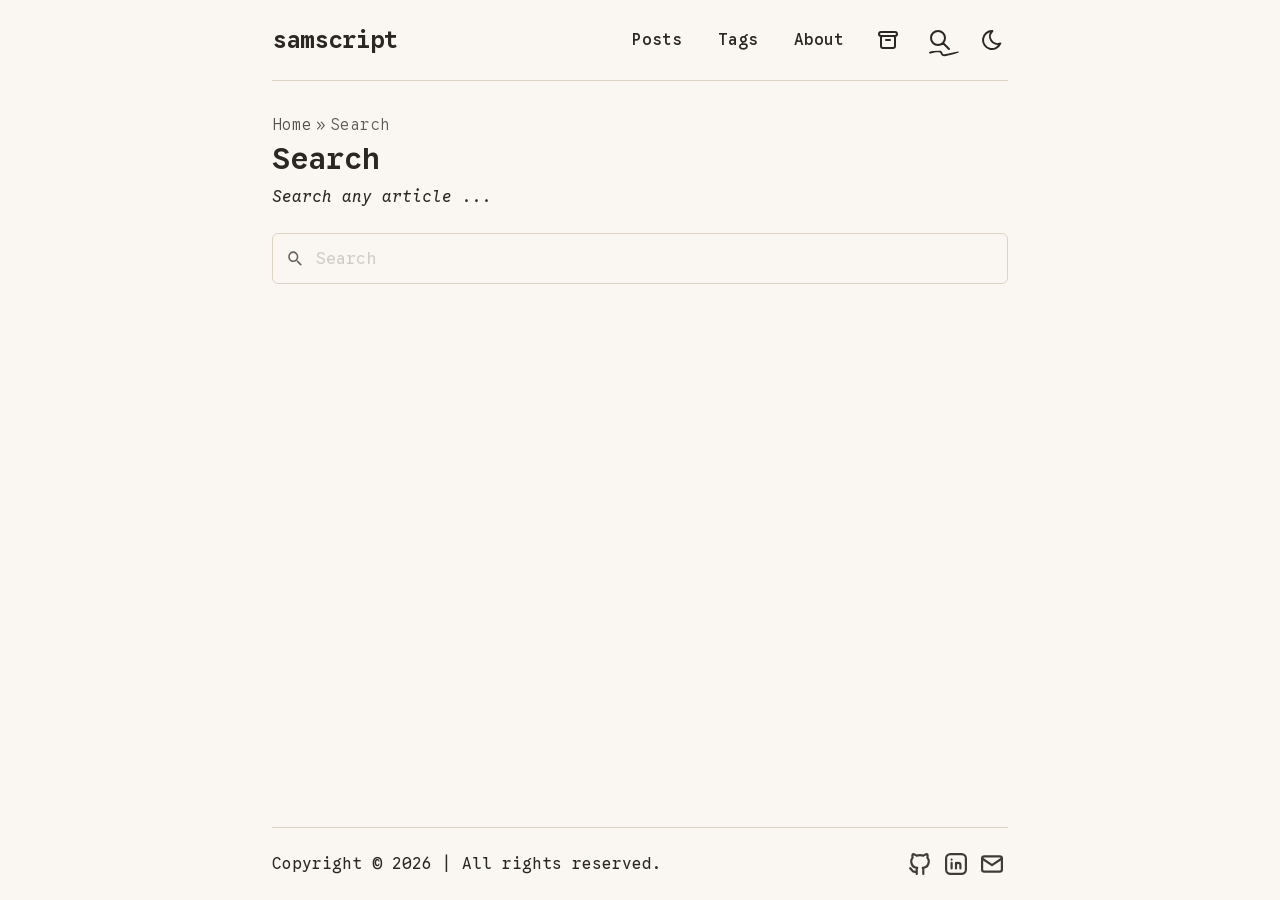
<file: search/index.html>
<!DOCTYPE html><html dir="ltr" lang="en" class="overflow-y-scroll scroll-smooth"><head><meta charset="UTF-8"><meta name="viewport" content="width=device-width, initial-scale=1"><link rel="icon" type="image/svg+xml" href="/favicon.svg"><link rel="icon" href="/favicon.ico"><link rel="canonical" href="https://samscript.dev/search/"><meta name="generator" content="Astro v7.0.3"><!-- Font --><style>@font-face{font-family:"Google Sans Code-1a30c214885cb404";src:url("/_astro/fonts/02154cca78ac33f2.woff") format("woff"), url("/_astro/fonts/478e42e4694872ef.ttf") format("truetype");font-display:swap;font-weight:300;font-style:italic;}@font-face{font-family:"Google Sans Code-1a30c214885cb404";src:url("/_astro/fonts/3a32a7a7a67f4f58.woff") format("woff"), url("/_astro/fonts/0863f4f6964aa89c.ttf") format("truetype");font-display:swap;font-weight:400;font-style:italic;}@font-face{font-family:"Google Sans Code-1a30c214885cb404";src:url("/_astro/fonts/a5c5808c25effec9.woff") format("woff"), url("/_astro/fonts/792eded6cb3f0350.ttf") format("truetype");font-display:swap;font-weight:500;font-style:italic;}@font-face{font-family:"Google Sans Code-1a30c214885cb404";src:url("/_astro/fonts/14314705006234cb.woff") format("woff"), url("/_astro/fonts/87d8fc1072d4917b.ttf") format("truetype");font-display:swap;font-weight:600;font-style:italic;}@font-face{font-family:"Google Sans Code-1a30c214885cb404";src:url("/_astro/fonts/c33265ba093eb291.woff") format("woff"), url("/_astro/fonts/ec883ed4db81a7d9.ttf") format("truetype");font-display:swap;font-weight:700;font-style:italic;}@font-face{font-family:"Google Sans Code-1a30c214885cb404";src:url("/_astro/fonts/c26ad40d3b1d9169.woff") format("woff"), url("/_astro/fonts/7a5ee0cfcde31b81.ttf") format("truetype");font-display:swap;font-weight:300;font-style:normal;}@font-face{font-family:"Google Sans Code-1a30c214885cb404";src:url("/_astro/fonts/87ca066ba5b2c7cf.woff") format("woff"), url("/_astro/fonts/f4e25dfe9d6152ec.ttf") format("truetype");font-display:swap;font-weight:400;font-style:normal;}@font-face{font-family:"Google Sans Code-1a30c214885cb404";src:url("/_astro/fonts/a9a0e80c053be3d5.woff") format("woff"), url("/_astro/fonts/a9df48ecd03749e4.ttf") format("truetype");font-display:swap;font-weight:500;font-style:normal;}@font-face{font-family:"Google Sans Code-1a30c214885cb404";src:url("/_astro/fonts/da468df88542c99b.woff") format("woff"), url("/_astro/fonts/90f9809471092714.ttf") format("truetype");font-display:swap;font-weight:600;font-style:normal;}@font-face{font-family:"Google Sans Code-1a30c214885cb404";src:url("/_astro/fonts/f914de358bc554f6.woff") format("woff"), url("/_astro/fonts/dbc9996f99c63e07.ttf") format("truetype");font-display:swap;font-weight:700;font-style:normal;}@font-face{font-family:"Google Sans Code-1a30c214885cb404 fallback: Courier New";src:local("Courier New");font-display:swap;font-weight:300;font-style:italic;size-adjust:99.9837%;ascent-override:96.6157%;descent-override:28.6047%;}@font-face{font-family:"Google Sans Code-1a30c214885cb404 fallback: Courier New";src:local("Courier New");font-display:swap;font-weight:400;font-style:italic;size-adjust:99.9837%;ascent-override:96.6157%;descent-override:28.6047%;}@font-face{font-family:"Google Sans Code-1a30c214885cb404 fallback: Courier New";src:local("Courier New");font-display:swap;font-weight:500;font-style:italic;size-adjust:99.9837%;ascent-override:96.6157%;descent-override:28.6047%;}@font-face{font-family:"Google Sans Code-1a30c214885cb404 fallback: Courier New";src:local("Courier New");font-display:swap;font-weight:600;font-style:italic;size-adjust:99.9837%;ascent-override:96.6157%;descent-override:28.6047%;}@font-face{font-family:"Google Sans Code-1a30c214885cb404 fallback: Courier New";src:local("Courier New");font-display:swap;font-weight:700;font-style:italic;size-adjust:99.9837%;ascent-override:96.6157%;descent-override:28.6047%;}@font-face{font-family:"Google Sans Code-1a30c214885cb404 fallback: Courier New";src:local("Courier New");font-display:swap;font-weight:300;font-style:normal;size-adjust:99.9837%;ascent-override:96.6157%;descent-override:28.6047%;}@font-face{font-family:"Google Sans Code-1a30c214885cb404 fallback: Courier New";src:local("Courier New");font-display:swap;font-weight:400;font-style:normal;size-adjust:99.9837%;ascent-override:96.6157%;descent-override:28.6047%;}@font-face{font-family:"Google Sans Code-1a30c214885cb404 fallback: Courier New";src:local("Courier New");font-display:swap;font-weight:500;font-style:normal;size-adjust:99.9837%;ascent-override:96.6157%;descent-override:28.6047%;}@font-face{font-family:"Google Sans Code-1a30c214885cb404 fallback: Courier New";src:local("Courier New");font-display:swap;font-weight:600;font-style:normal;size-adjust:99.9837%;ascent-override:96.6157%;descent-override:28.6047%;}@font-face{font-family:"Google Sans Code-1a30c214885cb404 fallback: Courier New";src:local("Courier New");font-display:swap;font-weight:700;font-style:normal;size-adjust:99.9837%;ascent-override:96.6157%;descent-override:28.6047%;}:root{--font-google-sans-code:"Google Sans Code-1a30c214885cb404","Google Sans Code-1a30c214885cb404 fallback: Courier New",monospace;}</style><!-- Primary meta --><title>Search | samscript</title><meta name="title" content="Search | samscript"><meta name="description" content="Software engineering notes by Samuel Norris. Architecture, tooling, and whatever I'm building at the time."><meta name="author" content="Samuel Norris"><link rel="sitemap" href="/sitemap-index.xml"><!-- Open Graph --><meta property="og:type" content="website"><meta property="og:site_name" content="samscript"><meta property="og:title" content="Search | samscript"><meta property="og:description" content="Software engineering notes by Samuel Norris. Architecture, tooling, and whatever I'm building at the time."><meta property="og:url" content="https://samscript.dev/search/"><meta property="og:image" content="https://samscript.dev/og.png"><!-- Twitter / X --><meta property="twitter:card" content="summary_large_image"><meta property="twitter:url" content="https://samscript.dev/search/"><meta property="twitter:title" content="Search | samscript"><meta property="twitter:description" content="Software engineering notes by Samuel Norris. Architecture, tooling, and whatever I'm building at the time."><meta property="twitter:image" content="https://samscript.dev/og.png"><!-- RSS autodiscovery --><link rel="alternate" type="application/rss+xml" title="samscript" href="https://samscript.dev/rss.xml/"><!-- Filled at runtime by theme.ts to match the current background colour --><meta name="theme-color" content=""><!-- Extra head content injected by child layouts (e.g. JSON-LD, article meta) --><!--
      Inline FOUC-prevention script: sets data-theme on <html> before
      the browser paints. Runs synchronously, no defer/async.
    --><script>
      (function () {
        const stored = localStorage.getItem("theme");
        const prefersDark = window.matchMedia(
          "(prefers-color-scheme: dark)"
        ).matches;
        const theme = stored ?? (prefersDark ? "dark" : "light");
        const root = document.firstElementChild;
        root?.setAttribute("data-theme", theme);
        root?.classList.toggle("dark", theme === "dark");
        // Expose value so theme.ts can skip re-detection.
        window.__theme = { value: theme };
      })();
    </script><meta name="astro-view-transitions-enabled" content="true"><meta name="astro-view-transitions-fallback" content="animate"><script type="module" src="/_astro/ClientRouter.astro_astro_type_script_index_0_lang.2i1RQzKf.js"></script><style>@keyframes astroFadeInOut{0%{opacity:1}to{opacity:0}}@keyframes astroFadeIn{0%{opacity:0;mix-blend-mode:plus-lighter}to{opacity:1;mix-blend-mode:plus-lighter}}@keyframes astroFadeOut{0%{opacity:1;mix-blend-mode:plus-lighter}to{opacity:0;mix-blend-mode:plus-lighter}}@keyframes astroSlideFromRight{0%{transform:translate(100%)}}@keyframes astroSlideFromLeft{0%{transform:translate(-100%)}}@keyframes astroSlideToRight{to{transform:translate(100%)}}@keyframes astroSlideToLeft{to{transform:translate(-100%)}}@media (prefers-reduced-motion){::view-transition-group(*),::view-transition-old(*),::view-transition-new(*),[data-astro-transition-scope]{animation:none!important}}
</style><link rel="stylesheet" href="/_astro/search.D7e1fO11.css"><link rel="stylesheet" href="/_astro/Footer.Dfjeli3s.css"></head><body class="bg-background font-app text-foreground selection:bg-accent selection:text-accent-foreground flex min-h-svh flex-col"><a id="skip-to-content" href="#main-content" class="bg-background text-accent absolute inset-s-16 -top-full z-50 px-3 py-2 backdrop-blur-lg transition-all focus:top-4">Skip to content</a><header class="app-layout flex flex-col items-center justify-between sm:flex-row"><div class="border-border bg-background relative flex w-full items-baseline justify-between border-b py-4 sm:items-center sm:py-6"><a href="/" class="absolute py-1 text-xl leading-8 font-semibold whitespace-nowrap sm:static sm:my-auto sm:text-2xl sm:leading-none">samscript</a><nav id="nav-menu" class="flex w-full flex-col items-center sm:ms-2 sm:flex-row sm:justify-end sm:space-x-4 sm:py-0"><button id="menu-btn" class="focus-outline self-end p-2 sm:hidden" aria-label="Open menu" aria-expanded="false" aria-controls="menu-items" data-label-open="Open menu" data-label-close="Close menu"><svg width="24" height="24" fill="none" stroke="currentColor" stroke-linecap="round" stroke-linejoin="round" stroke-width="2" class="hidden" viewBox="0 0 24 24" id="close-icon"><path stroke="none" d="M0 0h24v24H0z" /><path d="M18 6 6 18M6 6l12 12" /></svg><svg width="24" height="24" fill="none" stroke="currentColor" stroke-linecap="round" stroke-linejoin="round" stroke-width="2" class="icon icon-tabler icons-tabler-outline icon-tabler-menu-deep" viewBox="0 0 24 24" id="menu-icon"><path stroke="none" d="M0 0h24v24H0z" /><path d="M4 6h16M7 12h13M10 18h10" /></svg></button><ul id="menu-items" class="[&amp;&gt;li&gt;a]:hover:text-accent mt-4 hidden w-44 grid-cols-2 place-content-center gap-2 sm:mt-0 sm:flex sm:w-auto sm:gap-x-5 sm:gap-y-0 sm:[&amp;&gt;li]:h-8 [&amp;&gt;li&gt;a]:block [&amp;&gt;li&gt;a]:px-4 [&amp;&gt;li&gt;a]:py-3 [&amp;&gt;li&gt;a]:text-center [&amp;&gt;li&gt;a]:font-medium sm:[&amp;&gt;li&gt;a]:px-2 sm:[&amp;&gt;li&gt;a]:py-1"><li class="col-span-2"><a href="/posts/">Posts</a></li><li class="col-span-2"><a href="/tags/">Tags</a></li><li class="col-span-2"><a href="/about/">About</a></li><li class="col-span-2"><a href="/archives/" title="Archives" aria-label="Archives" class="group inline-flex items-center gap-1 hover:text-accent focus-outline flex size-full justify-center p-3 sm:relative sm:size-8 sm:p-0"><svg width="24" height="24" fill="none" stroke="currentColor" stroke-linecap="round" stroke-linejoin="round" stroke-width="2" class="hidden sm:absolute sm:top-1/2 sm:left-1/2 sm:block sm:size-6 sm:-translate-x-1/2 sm:-translate-y-1/2" viewBox="0 0 24 24"><path stroke="none" d="M0 0h24v24H0z" /><path d="M3 6a2 2 0 0 1 2-2h14a2 2 0 0 1 2 2v0a2 2 0 0 1-2 2H5a2 2 0 0 1-2-2M5 8v10a2 2 0 0 0 2 2h10a2 2 0 0 0 2-2V8M10 12h4" /></svg><span class="sm:sr-only">Archives</span></a></li><li class="col-span-1 flex items-center justify-center"><a href="/search/" title="Search" aria-label="Search" class="group inline-flex items-center gap-1 hover:text-accent focus-outline relative size-8"><svg width="24" height="24" fill="none" stroke="currentColor" stroke-linecap="round" stroke-linejoin="round" stroke-width="2" class="absolute top-1/2 left-1/2 size-6 -translate-x-1/2 -translate-y-1/2" viewBox="0 0 24 24"><path stroke="none" d="M0 0h24v24H0z" /><path d="M3 10a7 7 0 1 0 14 0 7 7 0 1 0-14 0M21 21l-6-6" /></svg><span class="sr-only">Search</span><svg fill="none" viewBox="0 0 181 35" aria-hidden="true" class="absolute bottom-0 w-6 scale-125 max-sm:inset-s-2"><path fill="currentColor" d="M92.195 34.97c-10.777.476-17.646-4.837-21.224-14.728-2.49-6.896-7.027-9.675-14.37-9.56-15.843.23-31.27 2.462-45.983 8.48-4.48 1.829-7.142-.532-9.732-3.009C-1.261 14.08.67 9.905 4.779 8.594c6.812-2.174 13.725-4.52 20.766-5.413C38.197 1.583 50.991.993 63.715.042c7.027-.518 11.263 3.787 14.64 9.128 1.303 2.045 1.961 4.521 2.877 6.81 2.863 7.156 4.094 8.552 11.736 7.314 12.737-2.044 25.318-5.082 37.984-7.645 14.712-2.994 29.425-6.047 44.195-8.782 1.774-.331 3.892 1.267 5.853 1.958-1.03 1.483-1.746 3.8-3.12 4.29-8.029 2.894-16.115 5.73-24.359 7.876-16.759 4.362-33.618 8.307-50.463 12.31-3.55.849-7.242 1.137-10.863 1.684z" /></svg></a></li><li class="col-span-1 flex items-center justify-center"><button id="theme-btn" class="focus-outline hover:[&amp;&gt;svg]:stroke-accent relative size-12 p-4 sm:size-8" title="Toggle theme" aria-label="auto" aria-live="polite"><svg width="24" height="24" fill="none" stroke="currentColor" stroke-linecap="round" stroke-linejoin="round" stroke-width="2" class="absolute top-[50%] left-[50%] translate-[-50%] scale-100 rotate-0 transition-all dark:scale-0 dark:-rotate-90" viewBox="0 0 24 24"><path stroke="none" d="M0 0h24v24H0z" /><path d="M12 3h.393a7.5 7.5 0 0 0 7.92 12.446A9 9 0 1 1 12 2.992z" /></svg><svg width="24" height="24" fill="none" stroke="currentColor" stroke-linecap="round" stroke-linejoin="round" stroke-width="2" class="absolute top-[50%] left-[50%] translate-[-50%] scale-0 rotate-90 transition-all dark:scale-100 dark:rotate-0" viewBox="0 0 24 24"><path stroke="none" d="M0 0h24v24H0z" /><path d="M14.828 14.828a4 4 0 1 0-5.656-5.656 4 4 0 0 0 5.656 5.656M6.343 17.657l-1.414 1.414M6.343 6.343 4.929 4.929M17.657 6.343l1.414-1.414M17.657 17.657l1.414 1.414M4 12H2M12 4V2M20 12h2M12 20v2" /></svg></button></li></ul></nav></div></header><script type="module">function e(){let e=document.querySelector(`#menu-btn`),t=document.querySelector(`#menu-items`),n=document.querySelector(`#menu-icon`),r=document.querySelector(`#close-icon`);if(!e||!t||!n||!r)return;let i=e.dataset.labelOpen??`Open menu`,a=e.dataset.labelClose??`Close menu`;e.addEventListener(`click`,()=>{let o=e.getAttribute(`aria-expanded`)===`true`;e.setAttribute(`aria-expanded`,o?`false`:`true`),e.setAttribute(`aria-label`,o?i:a),t.classList.toggle(`hidden`),t.classList.toggle(`grid`),n.classList.toggle(`hidden`),r.classList.toggle(`hidden`)})}function t(){let e=document.getElementById(`skip-to-content`);e&&e.addEventListener(`click`,e=>{if(e.defaultPrevented||e.metaKey||e.ctrlKey||e.shiftKey||e.button!==0)return;e.preventDefault();let t=document.getElementById(`main-content`);t&&(t.setAttribute(`tabindex`,`-1`),t.addEventListener(`blur`,()=>t.removeAttribute(`tabindex`),{once:!0}),t.focus(),t.scrollIntoView({behavior:`smooth`}))})}e(),document.addEventListener(`astro:after-swap`,e),t(),document.addEventListener(`astro:after-swap`,t);</script><nav class="app-layout mt-8 mb-1" aria-label="breadcrumb"><ul class="flex flex-wrap items-center gap-x-1 font-light [&amp;&gt;li:not(:last-child)&gt;a]:hover:opacity-100"><li class="flex items-center gap-x-1"><a href="/" class="opacity-80">Home</a><span aria-hidden="true" class="opacity-80">&raquo;</span></li><li><span class="capitalize opacity-75" aria-current="page">Search</span></li></ul></nav><main data-backUrl="/search/" id="main-content" class="app-layout pb-4"><h1 class="text-2xl font-semibold sm:text-3xl">Search</h1><p class="mt-2 mb-6 italic">Search any article ...</p><div data-astro-transition-persist="astro-637jddtz-1" id="pagefind-search" data-backurl="/search/" data-bundle-path="/pagefind/"></div></main><script type="module">document.addEventListener(`astro:page-load`,()=>{let e=document.querySelector(`#main-content`)?.dataset?.backurl;e&&sessionStorage.setItem(`backUrl`,e)});</script><footer class="app-layout mt-auto"><div class="border-border flex flex-col items-center justify-between border-t py-6 sm:flex-row-reverse sm:py-4"><div class="flex flex-wrap items-center gap-1"><a href="https://github.com/sampnorris" title="samscript on Github" class="group inline-flex items-center gap-1 hover:text-accent p-2 hover:rotate-6 sm:p-1"><svg width="24" height="24" fill="none" stroke="currentColor" stroke-linecap="round" stroke-linejoin="round" stroke-width="2" class="inline-block size-6 scale-125 fill-transparent stroke-current stroke-2 opacity-90 group-hover:fill-transparent sm:scale-110" viewBox="0 0 24 24"><path stroke="none" d="M0 0h24v24H0z" /><path d="M9 19c-4.3 1.4-4.3-2.5-6-3m12 5v-3.5c0-1 .1-1.4-.5-2 2.8-.3 5.5-1.4 5.5-6a4.6 4.6 0 0 0-1.3-3.2 4.2 4.2 0 0 0-.1-3.2s-1.1-.3-3.5 1.3a12.3 12.3 0 0 0-6.2 0C6.5 2.8 5.4 3.1 5.4 3.1a4.2 4.2 0 0 0-.1 3.2A4.6 4.6 0 0 0 4 9.5c0 4.6 2.7 5.7 5.5 6-.6.6-.6 1.2-.5 2V21" /></svg><span class="sr-only">samscript on Github</span></a><a href="https://www.linkedin.com/in/sampnorris/" title="samscript on Linkedin" class="group inline-flex items-center gap-1 hover:text-accent p-2 hover:rotate-6 sm:p-1"><svg width="24" height="24" fill="none" stroke="currentColor" stroke-linecap="round" stroke-linejoin="round" stroke-width="2" class="inline-block size-6 scale-125 fill-transparent stroke-current stroke-2 opacity-90 group-hover:fill-transparent sm:scale-110" viewBox="0 0 24 24"><path stroke="none" d="M0 0h24v24H0z" /><path d="M8 11v5M8 8v.01M12 16v-5M16 16v-3a2 2 0 1 0-4 0" /><path d="M3 7a4 4 0 0 1 4-4h10a4 4 0 0 1 4 4v10a4 4 0 0 1-4 4H7a4 4 0 0 1-4-4z" /></svg><span class="sr-only">samscript on Linkedin</span></a><a href="mailto:samuel@samscript.dev" title="Send an email to samscript" class="group inline-flex items-center gap-1 hover:text-accent p-2 hover:rotate-6 sm:p-1"><svg width="24" height="24" fill="none" stroke="currentColor" stroke-linecap="round" stroke-linejoin="round" stroke-width="2" class="inline-block size-6 scale-125 fill-transparent stroke-current stroke-2 opacity-90 group-hover:fill-transparent sm:scale-110" viewBox="0 0 24 24"><path stroke="none" d="M0 0h24v24H0z" /><path d="M3 7a2 2 0 0 1 2-2h14a2 2 0 0 1 2 2v10a2 2 0 0 1-2 2H5a2 2 0 0 1-2-2z" /><path d="m3 7 9 6 9-6" /></svg><span class="sr-only">Send an email to samscript</span></a></div><div class="my-2 flex flex-col items-center whitespace-nowrap sm:flex-row"><span>Copyright &#169; 2026</span><span class="hidden sm:inline">&nbsp;|&nbsp;</span><span>All rights reserved.</span></div></div></footer><script type="module">var e=`theme`,t=`light`,n=`dark`;function r(){return localStorage.getItem(e)||(window.matchMedia(`(prefers-color-scheme: dark)`).matches?n:t)}var i=window.__theme?.value??r();function a(){localStorage.setItem(e,i),o()}function o(){let e=document.firstElementChild;e?.setAttribute(`data-theme`,i),e?.classList.toggle(`dark`,i===n),document.querySelector(`#theme-btn`)?.setAttribute(`aria-label`,i);let t=window.getComputedStyle(document.body).backgroundColor;document.querySelector(`meta[name='theme-color']`)?.setAttribute(`content`,t)}function s(){o(),document.querySelector(`#theme-btn`)?.addEventListener(`click`,()=>{i=i===t?n:t,a()})}s(),document.addEventListener(`astro:after-swap`,s),document.addEventListener(`astro:before-swap`,e=>{let t=document.querySelector(`meta[name='theme-color']`)?.getAttribute(`content`);t&&e.newDocument.querySelector(`meta[name='theme-color']`)?.setAttribute(`content`,t)}),window.matchMedia(`(prefers-color-scheme: dark)`).addEventListener(`change`,({matches:e})=>{i=e?n:t,a()});</script></body></html><script type="module" src="/_astro/search.astro_astro_type_script_index_0_lang.CFT3D4hy.js"></script>
</file>
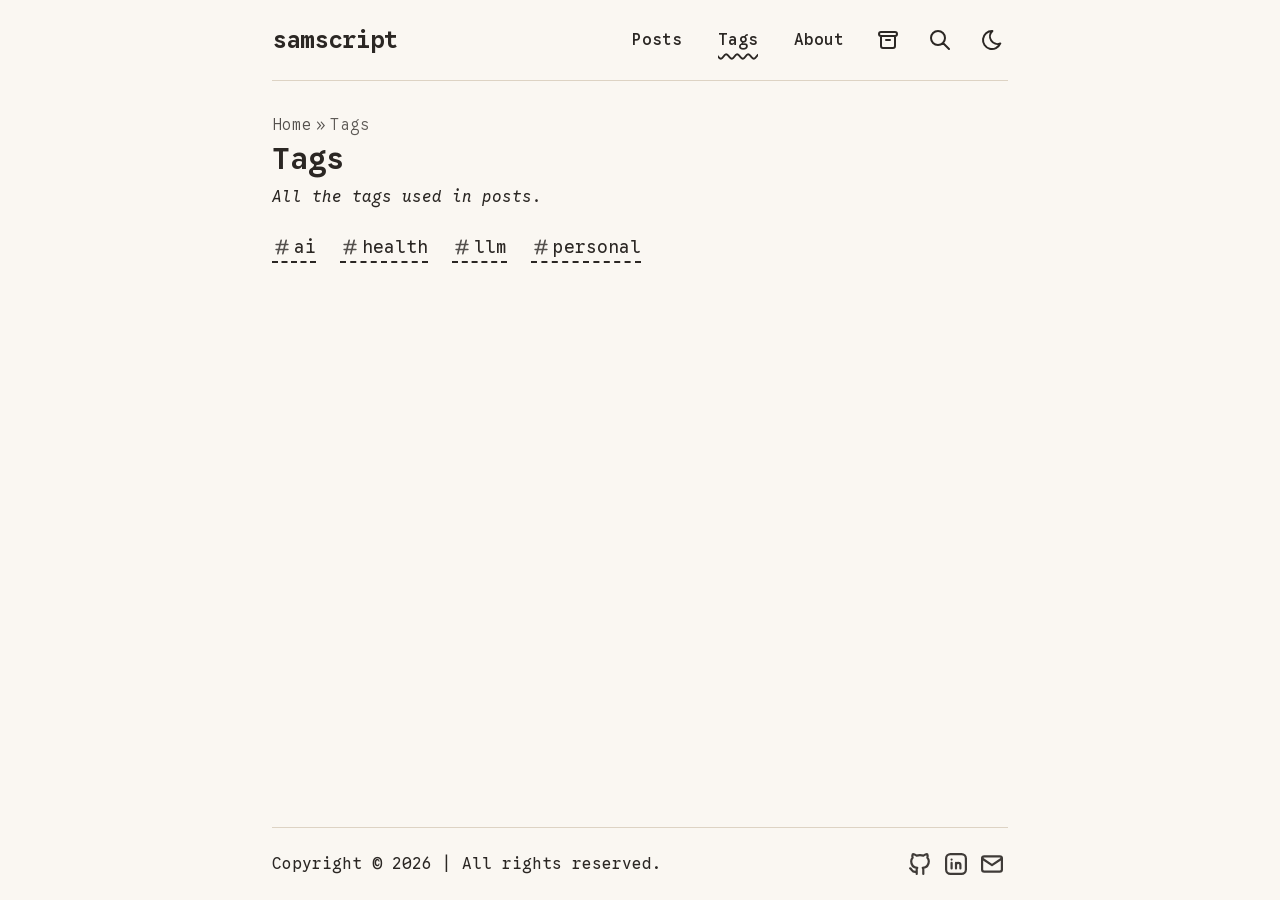
<file: tags/index.html>
<!DOCTYPE html><html dir="ltr" lang="en" class="overflow-y-scroll scroll-smooth"><head><meta charset="UTF-8"><meta name="viewport" content="width=device-width, initial-scale=1"><link rel="icon" type="image/svg+xml" href="/favicon.svg"><link rel="icon" href="/favicon.ico"><link rel="canonical" href="https://samscript.dev/tags/"><meta name="generator" content="Astro v7.0.3"><!-- Font --><style>@font-face{font-family:"Google Sans Code-1a30c214885cb404";src:url("/_astro/fonts/02154cca78ac33f2.woff") format("woff"), url("/_astro/fonts/478e42e4694872ef.ttf") format("truetype");font-display:swap;font-weight:300;font-style:italic;}@font-face{font-family:"Google Sans Code-1a30c214885cb404";src:url("/_astro/fonts/3a32a7a7a67f4f58.woff") format("woff"), url("/_astro/fonts/0863f4f6964aa89c.ttf") format("truetype");font-display:swap;font-weight:400;font-style:italic;}@font-face{font-family:"Google Sans Code-1a30c214885cb404";src:url("/_astro/fonts/a5c5808c25effec9.woff") format("woff"), url("/_astro/fonts/792eded6cb3f0350.ttf") format("truetype");font-display:swap;font-weight:500;font-style:italic;}@font-face{font-family:"Google Sans Code-1a30c214885cb404";src:url("/_astro/fonts/14314705006234cb.woff") format("woff"), url("/_astro/fonts/87d8fc1072d4917b.ttf") format("truetype");font-display:swap;font-weight:600;font-style:italic;}@font-face{font-family:"Google Sans Code-1a30c214885cb404";src:url("/_astro/fonts/c33265ba093eb291.woff") format("woff"), url("/_astro/fonts/ec883ed4db81a7d9.ttf") format("truetype");font-display:swap;font-weight:700;font-style:italic;}@font-face{font-family:"Google Sans Code-1a30c214885cb404";src:url("/_astro/fonts/c26ad40d3b1d9169.woff") format("woff"), url("/_astro/fonts/7a5ee0cfcde31b81.ttf") format("truetype");font-display:swap;font-weight:300;font-style:normal;}@font-face{font-family:"Google Sans Code-1a30c214885cb404";src:url("/_astro/fonts/87ca066ba5b2c7cf.woff") format("woff"), url("/_astro/fonts/f4e25dfe9d6152ec.ttf") format("truetype");font-display:swap;font-weight:400;font-style:normal;}@font-face{font-family:"Google Sans Code-1a30c214885cb404";src:url("/_astro/fonts/a9a0e80c053be3d5.woff") format("woff"), url("/_astro/fonts/a9df48ecd03749e4.ttf") format("truetype");font-display:swap;font-weight:500;font-style:normal;}@font-face{font-family:"Google Sans Code-1a30c214885cb404";src:url("/_astro/fonts/da468df88542c99b.woff") format("woff"), url("/_astro/fonts/90f9809471092714.ttf") format("truetype");font-display:swap;font-weight:600;font-style:normal;}@font-face{font-family:"Google Sans Code-1a30c214885cb404";src:url("/_astro/fonts/f914de358bc554f6.woff") format("woff"), url("/_astro/fonts/dbc9996f99c63e07.ttf") format("truetype");font-display:swap;font-weight:700;font-style:normal;}@font-face{font-family:"Google Sans Code-1a30c214885cb404 fallback: Courier New";src:local("Courier New");font-display:swap;font-weight:300;font-style:italic;size-adjust:99.9837%;ascent-override:96.6157%;descent-override:28.6047%;}@font-face{font-family:"Google Sans Code-1a30c214885cb404 fallback: Courier New";src:local("Courier New");font-display:swap;font-weight:400;font-style:italic;size-adjust:99.9837%;ascent-override:96.6157%;descent-override:28.6047%;}@font-face{font-family:"Google Sans Code-1a30c214885cb404 fallback: Courier New";src:local("Courier New");font-display:swap;font-weight:500;font-style:italic;size-adjust:99.9837%;ascent-override:96.6157%;descent-override:28.6047%;}@font-face{font-family:"Google Sans Code-1a30c214885cb404 fallback: Courier New";src:local("Courier New");font-display:swap;font-weight:600;font-style:italic;size-adjust:99.9837%;ascent-override:96.6157%;descent-override:28.6047%;}@font-face{font-family:"Google Sans Code-1a30c214885cb404 fallback: Courier New";src:local("Courier New");font-display:swap;font-weight:700;font-style:italic;size-adjust:99.9837%;ascent-override:96.6157%;descent-override:28.6047%;}@font-face{font-family:"Google Sans Code-1a30c214885cb404 fallback: Courier New";src:local("Courier New");font-display:swap;font-weight:300;font-style:normal;size-adjust:99.9837%;ascent-override:96.6157%;descent-override:28.6047%;}@font-face{font-family:"Google Sans Code-1a30c214885cb404 fallback: Courier New";src:local("Courier New");font-display:swap;font-weight:400;font-style:normal;size-adjust:99.9837%;ascent-override:96.6157%;descent-override:28.6047%;}@font-face{font-family:"Google Sans Code-1a30c214885cb404 fallback: Courier New";src:local("Courier New");font-display:swap;font-weight:500;font-style:normal;size-adjust:99.9837%;ascent-override:96.6157%;descent-override:28.6047%;}@font-face{font-family:"Google Sans Code-1a30c214885cb404 fallback: Courier New";src:local("Courier New");font-display:swap;font-weight:600;font-style:normal;size-adjust:99.9837%;ascent-override:96.6157%;descent-override:28.6047%;}@font-face{font-family:"Google Sans Code-1a30c214885cb404 fallback: Courier New";src:local("Courier New");font-display:swap;font-weight:700;font-style:normal;size-adjust:99.9837%;ascent-override:96.6157%;descent-override:28.6047%;}:root{--font-google-sans-code:"Google Sans Code-1a30c214885cb404","Google Sans Code-1a30c214885cb404 fallback: Courier New",monospace;}</style><!-- Primary meta --><title>Tags | samscript</title><meta name="title" content="Tags | samscript"><meta name="description" content="Software engineering notes by Samuel Norris. Architecture, tooling, and whatever I'm building at the time."><meta name="author" content="Samuel Norris"><link rel="sitemap" href="/sitemap-index.xml"><!-- Open Graph --><meta property="og:type" content="website"><meta property="og:site_name" content="samscript"><meta property="og:title" content="Tags | samscript"><meta property="og:description" content="Software engineering notes by Samuel Norris. Architecture, tooling, and whatever I'm building at the time."><meta property="og:url" content="https://samscript.dev/tags/"><meta property="og:image" content="https://samscript.dev/og.png"><!-- Twitter / X --><meta property="twitter:card" content="summary_large_image"><meta property="twitter:url" content="https://samscript.dev/tags/"><meta property="twitter:title" content="Tags | samscript"><meta property="twitter:description" content="Software engineering notes by Samuel Norris. Architecture, tooling, and whatever I'm building at the time."><meta property="twitter:image" content="https://samscript.dev/og.png"><!-- RSS autodiscovery --><link rel="alternate" type="application/rss+xml" title="samscript" href="https://samscript.dev/rss.xml/"><!-- Filled at runtime by theme.ts to match the current background colour --><meta name="theme-color" content=""><!-- Extra head content injected by child layouts (e.g. JSON-LD, article meta) --><!--
      Inline FOUC-prevention script: sets data-theme on <html> before
      the browser paints. Runs synchronously, no defer/async.
    --><script>
      (function () {
        const stored = localStorage.getItem("theme");
        const prefersDark = window.matchMedia(
          "(prefers-color-scheme: dark)"
        ).matches;
        const theme = stored ?? (prefersDark ? "dark" : "light");
        const root = document.firstElementChild;
        root?.setAttribute("data-theme", theme);
        root?.classList.toggle("dark", theme === "dark");
        // Expose value so theme.ts can skip re-detection.
        window.__theme = { value: theme };
      })();
    </script><meta name="astro-view-transitions-enabled" content="true"><meta name="astro-view-transitions-fallback" content="animate"><script type="module" src="/_astro/ClientRouter.astro_astro_type_script_index_0_lang.2i1RQzKf.js"></script><link rel="stylesheet" href="/_astro/Footer.Dfjeli3s.css"><style>@keyframes astroFadeInOut{0%{opacity:1}to{opacity:0}}@keyframes astroFadeIn{0%{opacity:0;mix-blend-mode:plus-lighter}to{opacity:1;mix-blend-mode:plus-lighter}}@keyframes astroFadeOut{0%{opacity:1;mix-blend-mode:plus-lighter}to{opacity:0;mix-blend-mode:plus-lighter}}@keyframes astroSlideFromRight{0%{transform:translate(100%)}}@keyframes astroSlideFromLeft{0%{transform:translate(-100%)}}@keyframes astroSlideToRight{to{transform:translate(100%)}}@keyframes astroSlideToLeft{to{transform:translate(-100%)}}@media (prefers-reduced-motion){::view-transition-group(*),::view-transition-old(*),::view-transition-new(*),[data-astro-transition-scope]{animation:none!important}}
</style><style>[data-astro-transition-scope="astro-bztu2lml-1"] { view-transition-name: ai; }@layer astro { ::view-transition-old(ai) { 
	animation-duration: 180ms;
	animation-timing-function: cubic-bezier(0.76, 0, 0.24, 1);
	animation-fill-mode: both;
	animation-name: astroFadeOut; }::view-transition-new(ai) { 
	animation-duration: 180ms;
	animation-timing-function: cubic-bezier(0.76, 0, 0.24, 1);
	animation-fill-mode: both;
	animation-name: astroFadeIn; }[data-astro-transition=back]::view-transition-old(ai) { 
	animation-duration: 180ms;
	animation-timing-function: cubic-bezier(0.76, 0, 0.24, 1);
	animation-fill-mode: both;
	animation-name: astroFadeOut; }[data-astro-transition=back]::view-transition-new(ai) { 
	animation-duration: 180ms;
	animation-timing-function: cubic-bezier(0.76, 0, 0.24, 1);
	animation-fill-mode: both;
	animation-name: astroFadeIn; } }[data-astro-transition-fallback="old"] [data-astro-transition-scope="astro-bztu2lml-1"],
			[data-astro-transition-fallback="old"][data-astro-transition-scope="astro-bztu2lml-1"] { 
	animation-duration: 180ms;
	animation-timing-function: cubic-bezier(0.76, 0, 0.24, 1);
	animation-fill-mode: both;
	animation-name: astroFadeOut; }[data-astro-transition-fallback="new"] [data-astro-transition-scope="astro-bztu2lml-1"],
			[data-astro-transition-fallback="new"][data-astro-transition-scope="astro-bztu2lml-1"] { 
	animation-duration: 180ms;
	animation-timing-function: cubic-bezier(0.76, 0, 0.24, 1);
	animation-fill-mode: both;
	animation-name: astroFadeIn; }[data-astro-transition=back][data-astro-transition-fallback="old"] [data-astro-transition-scope="astro-bztu2lml-1"],
			[data-astro-transition=back][data-astro-transition-fallback="old"][data-astro-transition-scope="astro-bztu2lml-1"] { 
	animation-duration: 180ms;
	animation-timing-function: cubic-bezier(0.76, 0, 0.24, 1);
	animation-fill-mode: both;
	animation-name: astroFadeOut; }[data-astro-transition=back][data-astro-transition-fallback="new"] [data-astro-transition-scope="astro-bztu2lml-1"],
			[data-astro-transition=back][data-astro-transition-fallback="new"][data-astro-transition-scope="astro-bztu2lml-1"] { 
	animation-duration: 180ms;
	animation-timing-function: cubic-bezier(0.76, 0, 0.24, 1);
	animation-fill-mode: both;
	animation-name: astroFadeIn; }</style><style>[data-astro-transition-scope="astro-bztu2lml-2"] { view-transition-name: health; }@layer astro { ::view-transition-old(health) { 
	animation-duration: 180ms;
	animation-timing-function: cubic-bezier(0.76, 0, 0.24, 1);
	animation-fill-mode: both;
	animation-name: astroFadeOut; }::view-transition-new(health) { 
	animation-duration: 180ms;
	animation-timing-function: cubic-bezier(0.76, 0, 0.24, 1);
	animation-fill-mode: both;
	animation-name: astroFadeIn; }[data-astro-transition=back]::view-transition-old(health) { 
	animation-duration: 180ms;
	animation-timing-function: cubic-bezier(0.76, 0, 0.24, 1);
	animation-fill-mode: both;
	animation-name: astroFadeOut; }[data-astro-transition=back]::view-transition-new(health) { 
	animation-duration: 180ms;
	animation-timing-function: cubic-bezier(0.76, 0, 0.24, 1);
	animation-fill-mode: both;
	animation-name: astroFadeIn; } }[data-astro-transition-fallback="old"] [data-astro-transition-scope="astro-bztu2lml-2"],
			[data-astro-transition-fallback="old"][data-astro-transition-scope="astro-bztu2lml-2"] { 
	animation-duration: 180ms;
	animation-timing-function: cubic-bezier(0.76, 0, 0.24, 1);
	animation-fill-mode: both;
	animation-name: astroFadeOut; }[data-astro-transition-fallback="new"] [data-astro-transition-scope="astro-bztu2lml-2"],
			[data-astro-transition-fallback="new"][data-astro-transition-scope="astro-bztu2lml-2"] { 
	animation-duration: 180ms;
	animation-timing-function: cubic-bezier(0.76, 0, 0.24, 1);
	animation-fill-mode: both;
	animation-name: astroFadeIn; }[data-astro-transition=back][data-astro-transition-fallback="old"] [data-astro-transition-scope="astro-bztu2lml-2"],
			[data-astro-transition=back][data-astro-transition-fallback="old"][data-astro-transition-scope="astro-bztu2lml-2"] { 
	animation-duration: 180ms;
	animation-timing-function: cubic-bezier(0.76, 0, 0.24, 1);
	animation-fill-mode: both;
	animation-name: astroFadeOut; }[data-astro-transition=back][data-astro-transition-fallback="new"] [data-astro-transition-scope="astro-bztu2lml-2"],
			[data-astro-transition=back][data-astro-transition-fallback="new"][data-astro-transition-scope="astro-bztu2lml-2"] { 
	animation-duration: 180ms;
	animation-timing-function: cubic-bezier(0.76, 0, 0.24, 1);
	animation-fill-mode: both;
	animation-name: astroFadeIn; }</style><style>[data-astro-transition-scope="astro-bztu2lml-3"] { view-transition-name: llm; }@layer astro { ::view-transition-old(llm) { 
	animation-duration: 180ms;
	animation-timing-function: cubic-bezier(0.76, 0, 0.24, 1);
	animation-fill-mode: both;
	animation-name: astroFadeOut; }::view-transition-new(llm) { 
	animation-duration: 180ms;
	animation-timing-function: cubic-bezier(0.76, 0, 0.24, 1);
	animation-fill-mode: both;
	animation-name: astroFadeIn; }[data-astro-transition=back]::view-transition-old(llm) { 
	animation-duration: 180ms;
	animation-timing-function: cubic-bezier(0.76, 0, 0.24, 1);
	animation-fill-mode: both;
	animation-name: astroFadeOut; }[data-astro-transition=back]::view-transition-new(llm) { 
	animation-duration: 180ms;
	animation-timing-function: cubic-bezier(0.76, 0, 0.24, 1);
	animation-fill-mode: both;
	animation-name: astroFadeIn; } }[data-astro-transition-fallback="old"] [data-astro-transition-scope="astro-bztu2lml-3"],
			[data-astro-transition-fallback="old"][data-astro-transition-scope="astro-bztu2lml-3"] { 
	animation-duration: 180ms;
	animation-timing-function: cubic-bezier(0.76, 0, 0.24, 1);
	animation-fill-mode: both;
	animation-name: astroFadeOut; }[data-astro-transition-fallback="new"] [data-astro-transition-scope="astro-bztu2lml-3"],
			[data-astro-transition-fallback="new"][data-astro-transition-scope="astro-bztu2lml-3"] { 
	animation-duration: 180ms;
	animation-timing-function: cubic-bezier(0.76, 0, 0.24, 1);
	animation-fill-mode: both;
	animation-name: astroFadeIn; }[data-astro-transition=back][data-astro-transition-fallback="old"] [data-astro-transition-scope="astro-bztu2lml-3"],
			[data-astro-transition=back][data-astro-transition-fallback="old"][data-astro-transition-scope="astro-bztu2lml-3"] { 
	animation-duration: 180ms;
	animation-timing-function: cubic-bezier(0.76, 0, 0.24, 1);
	animation-fill-mode: both;
	animation-name: astroFadeOut; }[data-astro-transition=back][data-astro-transition-fallback="new"] [data-astro-transition-scope="astro-bztu2lml-3"],
			[data-astro-transition=back][data-astro-transition-fallback="new"][data-astro-transition-scope="astro-bztu2lml-3"] { 
	animation-duration: 180ms;
	animation-timing-function: cubic-bezier(0.76, 0, 0.24, 1);
	animation-fill-mode: both;
	animation-name: astroFadeIn; }</style><style>[data-astro-transition-scope="astro-bztu2lml-4"] { view-transition-name: personal; }@layer astro { ::view-transition-old(personal) { 
	animation-duration: 180ms;
	animation-timing-function: cubic-bezier(0.76, 0, 0.24, 1);
	animation-fill-mode: both;
	animation-name: astroFadeOut; }::view-transition-new(personal) { 
	animation-duration: 180ms;
	animation-timing-function: cubic-bezier(0.76, 0, 0.24, 1);
	animation-fill-mode: both;
	animation-name: astroFadeIn; }[data-astro-transition=back]::view-transition-old(personal) { 
	animation-duration: 180ms;
	animation-timing-function: cubic-bezier(0.76, 0, 0.24, 1);
	animation-fill-mode: both;
	animation-name: astroFadeOut; }[data-astro-transition=back]::view-transition-new(personal) { 
	animation-duration: 180ms;
	animation-timing-function: cubic-bezier(0.76, 0, 0.24, 1);
	animation-fill-mode: both;
	animation-name: astroFadeIn; } }[data-astro-transition-fallback="old"] [data-astro-transition-scope="astro-bztu2lml-4"],
			[data-astro-transition-fallback="old"][data-astro-transition-scope="astro-bztu2lml-4"] { 
	animation-duration: 180ms;
	animation-timing-function: cubic-bezier(0.76, 0, 0.24, 1);
	animation-fill-mode: both;
	animation-name: astroFadeOut; }[data-astro-transition-fallback="new"] [data-astro-transition-scope="astro-bztu2lml-4"],
			[data-astro-transition-fallback="new"][data-astro-transition-scope="astro-bztu2lml-4"] { 
	animation-duration: 180ms;
	animation-timing-function: cubic-bezier(0.76, 0, 0.24, 1);
	animation-fill-mode: both;
	animation-name: astroFadeIn; }[data-astro-transition=back][data-astro-transition-fallback="old"] [data-astro-transition-scope="astro-bztu2lml-4"],
			[data-astro-transition=back][data-astro-transition-fallback="old"][data-astro-transition-scope="astro-bztu2lml-4"] { 
	animation-duration: 180ms;
	animation-timing-function: cubic-bezier(0.76, 0, 0.24, 1);
	animation-fill-mode: both;
	animation-name: astroFadeOut; }[data-astro-transition=back][data-astro-transition-fallback="new"] [data-astro-transition-scope="astro-bztu2lml-4"],
			[data-astro-transition=back][data-astro-transition-fallback="new"][data-astro-transition-scope="astro-bztu2lml-4"] { 
	animation-duration: 180ms;
	animation-timing-function: cubic-bezier(0.76, 0, 0.24, 1);
	animation-fill-mode: both;
	animation-name: astroFadeIn; }</style></head><body class="bg-background font-app text-foreground selection:bg-accent selection:text-accent-foreground flex min-h-svh flex-col"><a id="skip-to-content" href="#main-content" class="bg-background text-accent absolute inset-s-16 -top-full z-50 px-3 py-2 backdrop-blur-lg transition-all focus:top-4">Skip to content</a><header class="app-layout flex flex-col items-center justify-between sm:flex-row"><div class="border-border bg-background relative flex w-full items-baseline justify-between border-b py-4 sm:items-center sm:py-6"><a href="/" class="absolute py-1 text-xl leading-8 font-semibold whitespace-nowrap sm:static sm:my-auto sm:text-2xl sm:leading-none">samscript</a><nav id="nav-menu" class="flex w-full flex-col items-center sm:ms-2 sm:flex-row sm:justify-end sm:space-x-4 sm:py-0"><button id="menu-btn" class="focus-outline self-end p-2 sm:hidden" aria-label="Open menu" aria-expanded="false" aria-controls="menu-items" data-label-open="Open menu" data-label-close="Close menu"><svg width="24" height="24" fill="none" stroke="currentColor" stroke-linecap="round" stroke-linejoin="round" stroke-width="2" class="hidden" viewBox="0 0 24 24" id="close-icon"><path stroke="none" d="M0 0h24v24H0z" /><path d="M18 6 6 18M6 6l12 12" /></svg><svg width="24" height="24" fill="none" stroke="currentColor" stroke-linecap="round" stroke-linejoin="round" stroke-width="2" class="icon icon-tabler icons-tabler-outline icon-tabler-menu-deep" viewBox="0 0 24 24" id="menu-icon"><path stroke="none" d="M0 0h24v24H0z" /><path d="M4 6h16M7 12h13M10 18h10" /></svg></button><ul id="menu-items" class="[&amp;&gt;li&gt;a]:hover:text-accent mt-4 hidden w-44 grid-cols-2 place-content-center gap-2 sm:mt-0 sm:flex sm:w-auto sm:gap-x-5 sm:gap-y-0 sm:[&amp;&gt;li]:h-8 [&amp;&gt;li&gt;a]:block [&amp;&gt;li&gt;a]:px-4 [&amp;&gt;li&gt;a]:py-3 [&amp;&gt;li&gt;a]:text-center [&amp;&gt;li&gt;a]:font-medium sm:[&amp;&gt;li&gt;a]:px-2 sm:[&amp;&gt;li&gt;a]:py-1"><li class="col-span-2"><a href="/posts/">Posts</a></li><li class="col-span-2"><a href="/tags/" class="active-nav">Tags</a></li><li class="col-span-2"><a href="/about/">About</a></li><li class="col-span-2"><a href="/archives/" title="Archives" aria-label="Archives" class="group inline-flex items-center gap-1 hover:text-accent focus-outline flex size-full justify-center p-3 sm:relative sm:size-8 sm:p-0"><svg width="24" height="24" fill="none" stroke="currentColor" stroke-linecap="round" stroke-linejoin="round" stroke-width="2" class="hidden sm:absolute sm:top-1/2 sm:left-1/2 sm:block sm:size-6 sm:-translate-x-1/2 sm:-translate-y-1/2" viewBox="0 0 24 24"><path stroke="none" d="M0 0h24v24H0z" /><path d="M3 6a2 2 0 0 1 2-2h14a2 2 0 0 1 2 2v0a2 2 0 0 1-2 2H5a2 2 0 0 1-2-2M5 8v10a2 2 0 0 0 2 2h10a2 2 0 0 0 2-2V8M10 12h4" /></svg><span class="sm:sr-only">Archives</span></a></li><li class="col-span-1 flex items-center justify-center"><a href="/search/" title="Search" aria-label="Search" class="group inline-flex items-center gap-1 hover:text-accent focus-outline relative size-8"><svg width="24" height="24" fill="none" stroke="currentColor" stroke-linecap="round" stroke-linejoin="round" stroke-width="2" class="absolute top-1/2 left-1/2 size-6 -translate-x-1/2 -translate-y-1/2" viewBox="0 0 24 24"><path stroke="none" d="M0 0h24v24H0z" /><path d="M3 10a7 7 0 1 0 14 0 7 7 0 1 0-14 0M21 21l-6-6" /></svg><span class="sr-only">Search</span></a></li><li class="col-span-1 flex items-center justify-center"><button id="theme-btn" class="focus-outline hover:[&amp;&gt;svg]:stroke-accent relative size-12 p-4 sm:size-8" title="Toggle theme" aria-label="auto" aria-live="polite"><svg width="24" height="24" fill="none" stroke="currentColor" stroke-linecap="round" stroke-linejoin="round" stroke-width="2" class="absolute top-[50%] left-[50%] translate-[-50%] scale-100 rotate-0 transition-all dark:scale-0 dark:-rotate-90" viewBox="0 0 24 24"><path stroke="none" d="M0 0h24v24H0z" /><path d="M12 3h.393a7.5 7.5 0 0 0 7.92 12.446A9 9 0 1 1 12 2.992z" /></svg><svg width="24" height="24" fill="none" stroke="currentColor" stroke-linecap="round" stroke-linejoin="round" stroke-width="2" class="absolute top-[50%] left-[50%] translate-[-50%] scale-0 rotate-90 transition-all dark:scale-100 dark:rotate-0" viewBox="0 0 24 24"><path stroke="none" d="M0 0h24v24H0z" /><path d="M14.828 14.828a4 4 0 1 0-5.656-5.656 4 4 0 0 0 5.656 5.656M6.343 17.657l-1.414 1.414M6.343 6.343 4.929 4.929M17.657 6.343l1.414-1.414M17.657 17.657l1.414 1.414M4 12H2M12 4V2M20 12h2M12 20v2" /></svg></button></li></ul></nav></div></header><script type="module">function e(){let e=document.querySelector(`#menu-btn`),t=document.querySelector(`#menu-items`),n=document.querySelector(`#menu-icon`),r=document.querySelector(`#close-icon`);if(!e||!t||!n||!r)return;let i=e.dataset.labelOpen??`Open menu`,a=e.dataset.labelClose??`Close menu`;e.addEventListener(`click`,()=>{let o=e.getAttribute(`aria-expanded`)===`true`;e.setAttribute(`aria-expanded`,o?`false`:`true`),e.setAttribute(`aria-label`,o?i:a),t.classList.toggle(`hidden`),t.classList.toggle(`grid`),n.classList.toggle(`hidden`),r.classList.toggle(`hidden`)})}function t(){let e=document.getElementById(`skip-to-content`);e&&e.addEventListener(`click`,e=>{if(e.defaultPrevented||e.metaKey||e.ctrlKey||e.shiftKey||e.button!==0)return;e.preventDefault();let t=document.getElementById(`main-content`);t&&(t.setAttribute(`tabindex`,`-1`),t.addEventListener(`blur`,()=>t.removeAttribute(`tabindex`),{once:!0}),t.focus(),t.scrollIntoView({behavior:`smooth`}))})}e(),document.addEventListener(`astro:after-swap`,e),t(),document.addEventListener(`astro:after-swap`,t);</script><nav class="app-layout mt-8 mb-1" aria-label="breadcrumb"><ul class="flex flex-wrap items-center gap-x-1 font-light [&amp;&gt;li:not(:last-child)&gt;a]:hover:opacity-100"><li class="flex items-center gap-x-1"><a href="/" class="opacity-80">Home</a><span aria-hidden="true" class="opacity-80">&raquo;</span></li><li><span class="capitalize opacity-75" aria-current="page">Tags</span></li></ul></nav><main data-backUrl="/tags/" id="main-content" class="app-layout pb-4"><h1 class="text-2xl font-semibold sm:text-3xl">Tags</h1><p class="mt-2 mb-6 italic">All the tags used in posts.</p><ul class="flex flex-wrap gap-6"><li><a data-astro-transition-scope="astro-bztu2lml-1" href="/tags/ai/" class="flex items-center gap-0.5 border-foreground border-b-2 border-dashed hover:border-accent hover:text-accent hover:-mt-0.5 focus-visible:text-accent focus-visible:border-none text-lg"><svg width="24" height="24" fill="none" stroke="currentColor" stroke-linecap="round" stroke-linejoin="round" stroke-width="2" class="opacity-80 size-5" viewBox="0 0 24 24"><path stroke="none" d="M0 0h24v24H0z" /><path d="M5 9h14M5 15h14M11 4 7 20M17 4l-4 16" /></svg>ai</a></li><li><a data-astro-transition-scope="astro-bztu2lml-2" href="/tags/health/" class="flex items-center gap-0.5 border-foreground border-b-2 border-dashed hover:border-accent hover:text-accent hover:-mt-0.5 focus-visible:text-accent focus-visible:border-none text-lg"><svg width="24" height="24" fill="none" stroke="currentColor" stroke-linecap="round" stroke-linejoin="round" stroke-width="2" class="opacity-80 size-5" viewBox="0 0 24 24"><path stroke="none" d="M0 0h24v24H0z" /><path d="M5 9h14M5 15h14M11 4 7 20M17 4l-4 16" /></svg>health</a></li><li><a data-astro-transition-scope="astro-bztu2lml-3" href="/tags/llm/" class="flex items-center gap-0.5 border-foreground border-b-2 border-dashed hover:border-accent hover:text-accent hover:-mt-0.5 focus-visible:text-accent focus-visible:border-none text-lg"><svg width="24" height="24" fill="none" stroke="currentColor" stroke-linecap="round" stroke-linejoin="round" stroke-width="2" class="opacity-80 size-5" viewBox="0 0 24 24"><path stroke="none" d="M0 0h24v24H0z" /><path d="M5 9h14M5 15h14M11 4 7 20M17 4l-4 16" /></svg>llm</a></li><li><a data-astro-transition-scope="astro-bztu2lml-4" href="/tags/personal/" class="flex items-center gap-0.5 border-foreground border-b-2 border-dashed hover:border-accent hover:text-accent hover:-mt-0.5 focus-visible:text-accent focus-visible:border-none text-lg"><svg width="24" height="24" fill="none" stroke="currentColor" stroke-linecap="round" stroke-linejoin="round" stroke-width="2" class="opacity-80 size-5" viewBox="0 0 24 24"><path stroke="none" d="M0 0h24v24H0z" /><path d="M5 9h14M5 15h14M11 4 7 20M17 4l-4 16" /></svg>personal</a></li></ul></main><script type="module">document.addEventListener(`astro:page-load`,()=>{let e=document.querySelector(`#main-content`)?.dataset?.backurl;e&&sessionStorage.setItem(`backUrl`,e)});</script><footer class="app-layout mt-auto"><div class="border-border flex flex-col items-center justify-between border-t py-6 sm:flex-row-reverse sm:py-4"><div class="flex flex-wrap items-center gap-1"><a href="https://github.com/sampnorris" title="samscript on Github" class="group inline-flex items-center gap-1 hover:text-accent p-2 hover:rotate-6 sm:p-1"><svg width="24" height="24" fill="none" stroke="currentColor" stroke-linecap="round" stroke-linejoin="round" stroke-width="2" class="inline-block size-6 scale-125 fill-transparent stroke-current stroke-2 opacity-90 group-hover:fill-transparent sm:scale-110" viewBox="0 0 24 24"><path stroke="none" d="M0 0h24v24H0z" /><path d="M9 19c-4.3 1.4-4.3-2.5-6-3m12 5v-3.5c0-1 .1-1.4-.5-2 2.8-.3 5.5-1.4 5.5-6a4.6 4.6 0 0 0-1.3-3.2 4.2 4.2 0 0 0-.1-3.2s-1.1-.3-3.5 1.3a12.3 12.3 0 0 0-6.2 0C6.5 2.8 5.4 3.1 5.4 3.1a4.2 4.2 0 0 0-.1 3.2A4.6 4.6 0 0 0 4 9.5c0 4.6 2.7 5.7 5.5 6-.6.6-.6 1.2-.5 2V21" /></svg><span class="sr-only">samscript on Github</span></a><a href="https://www.linkedin.com/in/sampnorris/" title="samscript on Linkedin" class="group inline-flex items-center gap-1 hover:text-accent p-2 hover:rotate-6 sm:p-1"><svg width="24" height="24" fill="none" stroke="currentColor" stroke-linecap="round" stroke-linejoin="round" stroke-width="2" class="inline-block size-6 scale-125 fill-transparent stroke-current stroke-2 opacity-90 group-hover:fill-transparent sm:scale-110" viewBox="0 0 24 24"><path stroke="none" d="M0 0h24v24H0z" /><path d="M8 11v5M8 8v.01M12 16v-5M16 16v-3a2 2 0 1 0-4 0" /><path d="M3 7a4 4 0 0 1 4-4h10a4 4 0 0 1 4 4v10a4 4 0 0 1-4 4H7a4 4 0 0 1-4-4z" /></svg><span class="sr-only">samscript on Linkedin</span></a><a href="mailto:samuel@samscript.dev" title="Send an email to samscript" class="group inline-flex items-center gap-1 hover:text-accent p-2 hover:rotate-6 sm:p-1"><svg width="24" height="24" fill="none" stroke="currentColor" stroke-linecap="round" stroke-linejoin="round" stroke-width="2" class="inline-block size-6 scale-125 fill-transparent stroke-current stroke-2 opacity-90 group-hover:fill-transparent sm:scale-110" viewBox="0 0 24 24"><path stroke="none" d="M0 0h24v24H0z" /><path d="M3 7a2 2 0 0 1 2-2h14a2 2 0 0 1 2 2v10a2 2 0 0 1-2 2H5a2 2 0 0 1-2-2z" /><path d="m3 7 9 6 9-6" /></svg><span class="sr-only">Send an email to samscript</span></a></div><div class="my-2 flex flex-col items-center whitespace-nowrap sm:flex-row"><span>Copyright &#169; 2026</span><span class="hidden sm:inline">&nbsp;|&nbsp;</span><span>All rights reserved.</span></div></div></footer><script type="module">var e=`theme`,t=`light`,n=`dark`;function r(){return localStorage.getItem(e)||(window.matchMedia(`(prefers-color-scheme: dark)`).matches?n:t)}var i=window.__theme?.value??r();function a(){localStorage.setItem(e,i),o()}function o(){let e=document.firstElementChild;e?.setAttribute(`data-theme`,i),e?.classList.toggle(`dark`,i===n),document.querySelector(`#theme-btn`)?.setAttribute(`aria-label`,i);let t=window.getComputedStyle(document.body).backgroundColor;document.querySelector(`meta[name='theme-color']`)?.setAttribute(`content`,t)}function s(){o(),document.querySelector(`#theme-btn`)?.addEventListener(`click`,()=>{i=i===t?n:t,a()})}s(),document.addEventListener(`astro:after-swap`,s),document.addEventListener(`astro:before-swap`,e=>{let t=document.querySelector(`meta[name='theme-color']`)?.getAttribute(`content`);t&&e.newDocument.querySelector(`meta[name='theme-color']`)?.setAttribute(`content`,t)}),window.matchMedia(`(prefers-color-scheme: dark)`).addEventListener(`change`,({matches:e})=>{i=e?n:t,a()});</script></body></html>
</file>
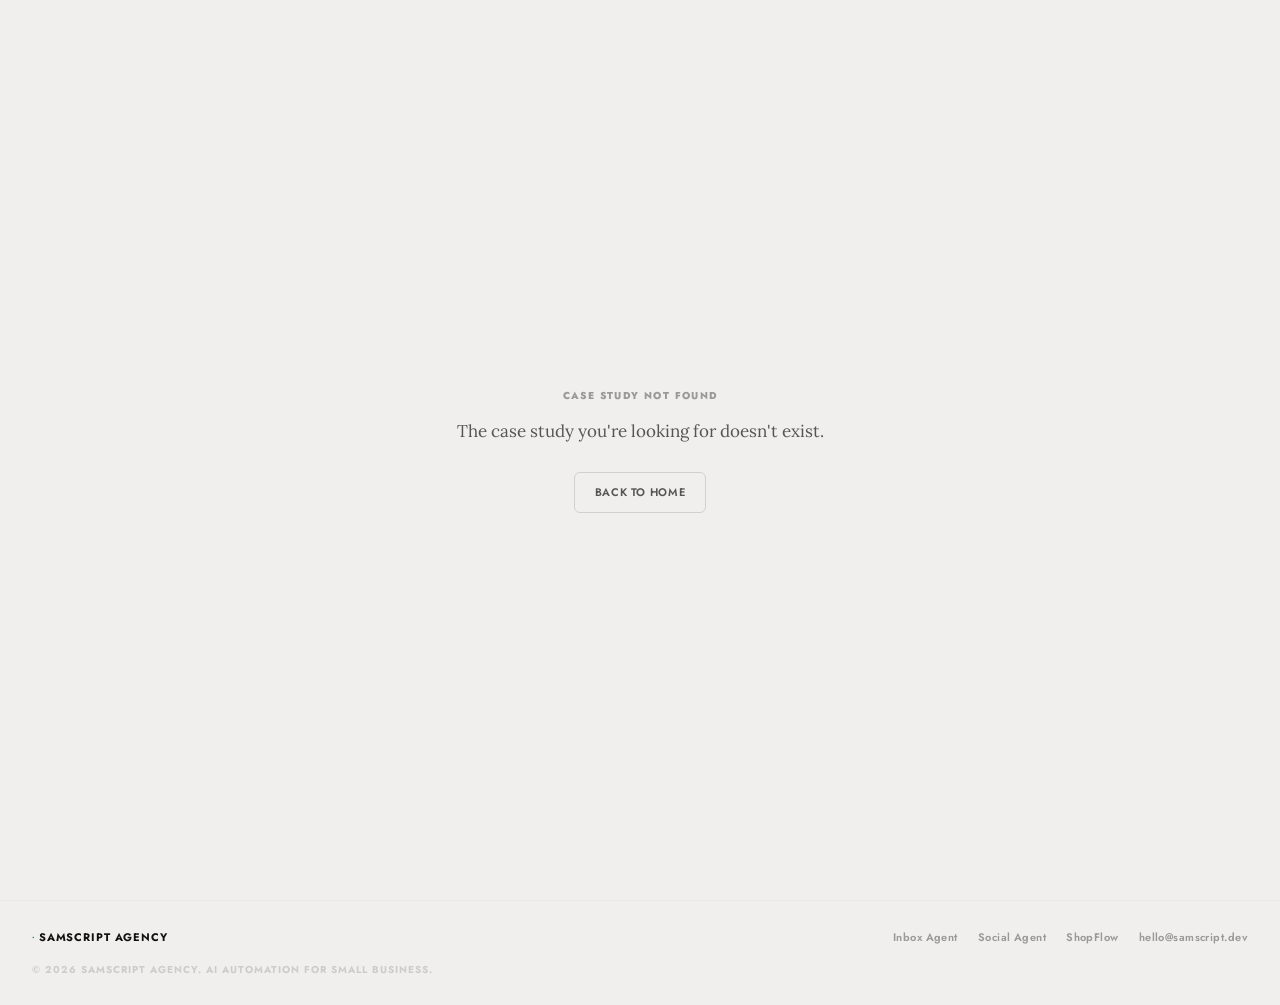
<file: case-study/inbox-triage-agent/index.html>
<!doctype html>
<html lang="en">
  <head>
    <meta charset="UTF-8" />
    <meta name="viewport" content="width=device-width, initial-scale=1.0" />

    <!-- Primary Meta Tags -->
    <title>Losing Jobs From the Bottom of an Inbox | SamScript Agency</title>
    <meta name="description" content="How an AI inbox triage agent cut response time from 18 hours to 4 minutes and eliminated missed enquiries for a trades business." />
    <meta name="author" content="SamScript Agency" />
    <link rel="canonical" href="https://samscript.dev/case-study/inbox-triage-agent" />

    <!-- Open Graph / Facebook -->
    <meta property="og:type" content="article" />
    <meta property="og:url" content="https://samscript.dev/case-study/inbox-triage-agent" />
    <meta property="og:title" content="Losing Jobs From the Bottom of an Inbox | SamScript Agency" />
    <meta property="og:description" content="How an AI inbox triage agent cut response time from 18 hours to 4 minutes and eliminated missed enquiries for a trades business." />
    <meta property="og:site_name" content="SamScript Agency" />
    <meta property="og:locale" content="en_GB" />

    <!-- Open Graph Image -->
    <meta property="og:image" content="https://samscript.dev/og-image.svg" />
    <meta property="og:image:width" content="1200" />
    <meta property="og:image:height" content="630" />

    <!-- Twitter -->
    <meta name="twitter:card" content="summary_large_image" />
    <meta name="twitter:title" content="Losing Jobs From the Bottom of an Inbox | SamScript Agency" />
    <meta name="twitter:description" content="How an AI inbox triage agent cut response time from 18 hours to 4 minutes and eliminated missed enquiries for a trades business." />
    <meta name="twitter:image" content="https://samscript.dev/og-image.svg" />

    <!-- Favicon -->
    <link rel="icon" type="image/svg+xml" href="/favicon.svg" />

    <!-- Font Preconnect (performance) -->
    <link rel="preconnect" href="https://fonts.googleapis.com" />
    <link rel="preconnect" href="https://fonts.gstatic.com" crossorigin />
    <link rel="stylesheet" href="https://fonts.googleapis.com/css2?family=Jost:ital,wght@0,300;0,400;0,500;0,700;0,900;1,400&family=Lora:ital,wght@0,400;0,500;1,400;1,500&display=swap" />

    <!-- Structured Data: Organization -->
    <script type="application/ld+json">
    {
      "@context": "https://schema.org",
      "@type": "Organization",
      "name": "SamScript Agency",
      "url": "https://samscript.dev",
      "description": "AI automation agency that builds intelligent agents for small businesses, automating inbox triage, social media management, e-commerce support, and more.",
      "foundingDate": "2026",
      "areaServed": "GB",
      "serviceType": ["AI Automation", "Business Process Automation", "AI Agent Development"],
      "knowsAbout": ["Artificial Intelligence", "Business Automation", "Email Triage", "Social Media Automation", "E-commerce Automation"]
    }
    </script>

    <!-- Structured Data: WebSite (enables sitelinks search in Google) -->
    <script type="application/ld+json">
    {
      "@context": "https://schema.org",
      "@type": "WebSite",
      "name": "SamScript Agency",
      "url": "https://samscript.dev"
    }
    </script>

    <!-- Structured Data: ProfessionalService -->
    <script type="application/ld+json">
    {
      "@context": "https://schema.org",
      "@type": "ProfessionalService",
      "name": "SamScript Agency",
      "url": "https://samscript.dev",
      "description": "We build AI automation agents for small businesses: trades, retail, and e-commerce.",
      "email": "hello@samscript.dev",
      "priceRange": "$$",
      "areaServed": {
        "@type": "Country",
        "name": "United Kingdom"
      },
      "hasOfferCatalog": {
        "@type": "OfferCatalog",
        "name": "AI Automation Services",
        "itemListElement": [
          {
            "@type": "Offer",
            "itemOffered": {
              "@type": "Service",
              "name": "Inbox Triage Agent",
              "description": "AI agent that classifies, prioritises, and auto-responds to emails for trade businesses."
            }
          },
          {
            "@type": "Offer",
            "itemOffered": {
              "@type": "Service",
              "name": "Social Presence Agent",
              "description": "AI agent that monitors and responds to social media comments and DMs in real time."
            }
          },
          {
            "@type": "Offer",
            "itemOffered": {
              "@type": "Service",
              "name": "ShopFlow",
              "description": "AI-powered cart recovery, support automation, and win-back campaigns for Shopify stores."
            }
          }
        ]
      }
    }
    </script>
    <script type="module" crossorigin src="/assets/index-B1xo2AkY.js"></script>
    <link rel="stylesheet" crossorigin href="/assets/index-DqJTHY3z.css">
      <script type="application/ld+json">
    {"@context":"https://schema.org","@type":"Article","headline":"Losing Jobs From the Bottom of an Inbox","description":"How an AI inbox triage agent cut response time from 18 hours to 4 minutes and eliminated missed enquiries for a trades business.","datePublished":"2026-01-15","dateModified":"2026-03-01","image":"https://samscript.dev/og-image.svg","author":{"@type":"Organization","name":"SamScript Agency","url":"https://samscript.dev"},"publisher":{"@type":"Organization","name":"SamScript Agency","url":"https://samscript.dev"},"mainEntityOfPage":{"@type":"WebPage","@id":"https://samscript.dev/case-study/inbox-triage-agent"}}
    </script>
  </head>
  <body>
    <a href="#main-content" class="skip-link" style="position:absolute;left:-9999px;top:auto;width:1px;height:1px;overflow:hidden;z-index:9999;padding:8px 16px;background:#0D7C66;color:#fff;font-size:14px;font-weight:700;text-decoration:none;border-radius:0 0 6px 0;" onfocus="this.style.cssText='position:fixed;left:0;top:0;z-index:9999;padding:8px 16px;background:#0D7C66;color:#fff;font-size:14px;font-weight:700;text-decoration:none;border-radius:0 0 6px 0;'" onblur="this.style.cssText='position:absolute;left:-9999px;top:auto;width:1px;height:1px;overflow:hidden;'">Skip to main content</a>
    <div id="app"></div>

    <!-- Noscript fallback: real content for search engine crawlers -->
    <noscript>
      <div style="max-width:800px;margin:0 auto;padding:40px 20px;font-family:system-ui,sans-serif;color:#111;">
<p><a href="/">&larr; Back to SamScript Agency</a></p>
<p><small>01 &middot; Trade Services &middot; Inbox Triage Agent</small></p>
<h1>Losing Jobs From the Bottom of an Inbox</h1>
<p><em>A busy trades business with 20+ unread emails by mid-morning. The owner triaged everything after 7pm, tired, often replying to three-day-old quote requests only to find the customer had already gone elsewhere.</em></p>
<h2>The Situation</h2>
<p>A well-regarded local trades business, busy, word-of-mouth driven, fully booked most weeks. The owner had been in the industry for years and ran a tight operation on the tools. Off the tools, though, was a different story.</p>
<p>By mid-morning on any given day, the inbox already had 20+ unread messages. Quote requests. Customers chasing job updates. A supplier confirming a delivery. A complaint. Spam. All of it in one inbox, unsorted, in the order it arrived.</p>
<p>The owner would get to it in the evening, after a full day on site, usually past 7pm. Working through it tired, often missing things, sometimes responding to a three-day-old quote request and wondering why the customer had already gone elsewhere.</p>
<h2>What We Built</h2>
<p>The Inbox Triage Agent: a single agent sitting silently inside the existing email setup. No new software. No change to how customers contact the business. Every email classified on arrival: New Enquiry, Existing Customer, Supplier/Admin, or Low Priority. New enquiries get an immediate, personalised reply in the owner's voice.</p>
<h2>Results</h2>
<table border="1" cellpadding="8" cellspacing="0" style="border-collapse:collapse;width:100%;">
<tr><th>Metric</th><th>Before</th><th>After</th></tr>
<tr><td>First response</td><td>18–36 hrs</td><td><strong>Under 4 min</strong></td></tr>
<tr><td>Missed enquiries</td><td>4–6/mo</td><td><strong>~0</strong></td></tr>
<tr><td>Inbox triage time</td><td>45–60 min/day</td><td><strong>&lt;10 min/day</strong></td></tr>
<tr><td>Pipeline visibility</td><td>None</td><td><strong>Full, real-time</strong></td></tr>
</table>
<blockquote><p>"I used to dread opening my emails at night. Now I get a message in the morning that tells me what I need to deal with. I look at it while I'm having a brew. Done."</p><p>— Owner, trade business</p></blockquote>
<p><a href="/">Back to all case studies</a></p>
</div>
    </noscript>

  </body>
</html>
</file>
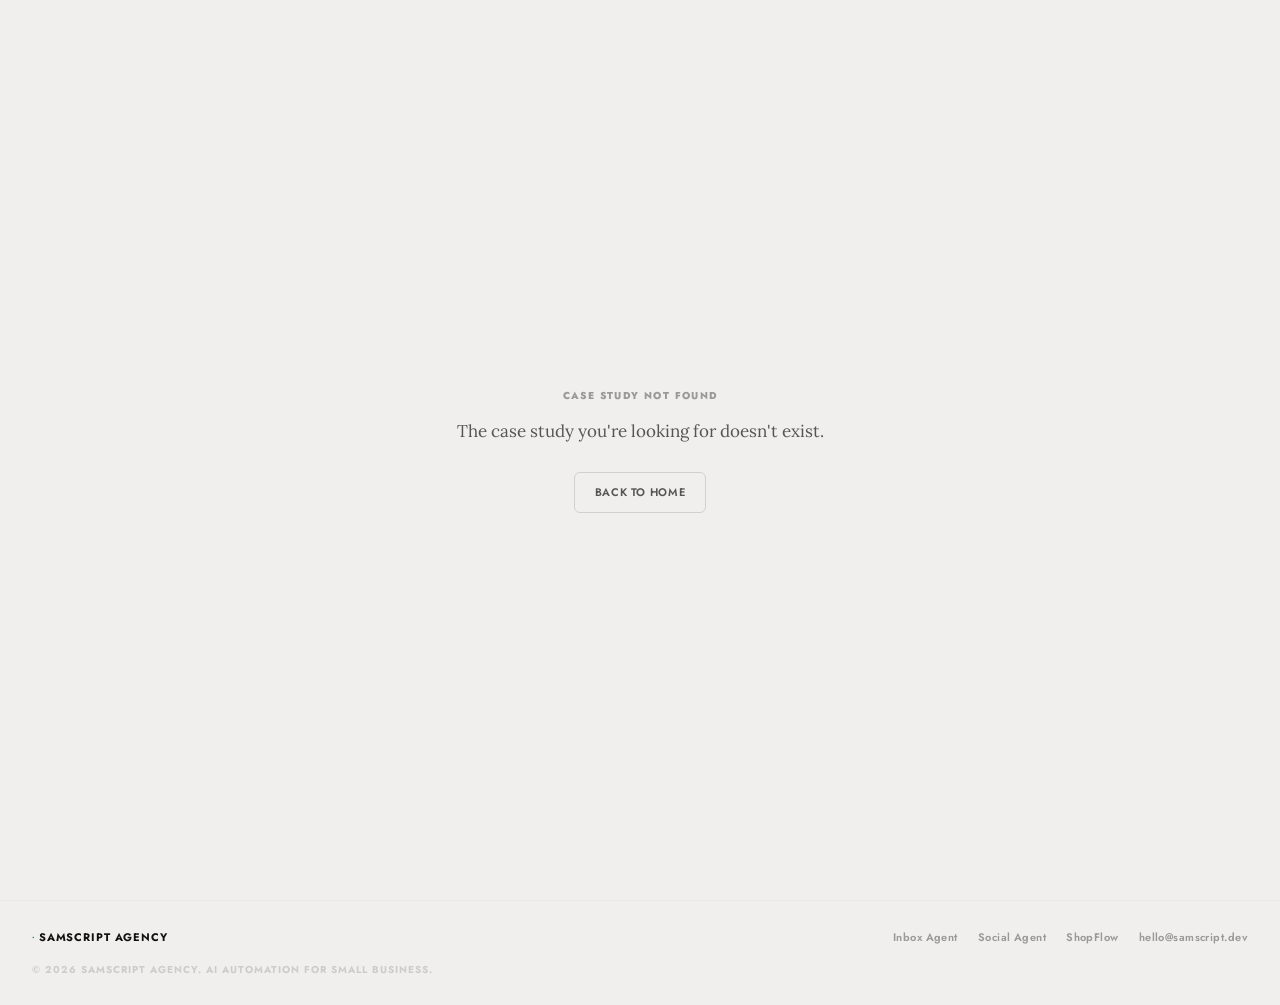
<file: case-study/shopflow/index.html>
<!doctype html>
<html lang="en">
  <head>
    <meta charset="UTF-8" />
    <meta name="viewport" content="width=device-width, initial-scale=1.0" />

    <!-- Primary Meta Tags -->
    <title>Sitting on a Revenue Problem It Didn't Know It Had | SamScript Agency</title>
    <meta name="description" content="How ShopFlow boosted cart recovery from 2% to 11%, cut support time by 80%, and generated £2,200 in win-back revenue for a Shopify store." />
    <meta name="author" content="SamScript Agency" />
    <link rel="canonical" href="https://samscript.dev/case-study/shopflow" />

    <!-- Open Graph / Facebook -->
    <meta property="og:type" content="article" />
    <meta property="og:url" content="https://samscript.dev/case-study/shopflow" />
    <meta property="og:title" content="Sitting on a Revenue Problem It Didn't Know It Had | SamScript Agency" />
    <meta property="og:description" content="How ShopFlow boosted cart recovery from 2% to 11%, cut support time by 80%, and generated £2,200 in win-back revenue for a Shopify store." />
    <meta property="og:site_name" content="SamScript Agency" />
    <meta property="og:locale" content="en_GB" />

    <!-- Open Graph Image -->
    <meta property="og:image" content="https://samscript.dev/og-image.svg" />
    <meta property="og:image:width" content="1200" />
    <meta property="og:image:height" content="630" />

    <!-- Twitter -->
    <meta name="twitter:card" content="summary_large_image" />
    <meta name="twitter:title" content="Sitting on a Revenue Problem It Didn't Know It Had | SamScript Agency" />
    <meta name="twitter:description" content="How ShopFlow boosted cart recovery from 2% to 11%, cut support time by 80%, and generated £2,200 in win-back revenue for a Shopify store." />
    <meta name="twitter:image" content="https://samscript.dev/og-image.svg" />

    <!-- Favicon -->
    <link rel="icon" type="image/svg+xml" href="/favicon.svg" />

    <!-- Font Preconnect (performance) -->
    <link rel="preconnect" href="https://fonts.googleapis.com" />
    <link rel="preconnect" href="https://fonts.gstatic.com" crossorigin />
    <link rel="stylesheet" href="https://fonts.googleapis.com/css2?family=Jost:ital,wght@0,300;0,400;0,500;0,700;0,900;1,400&family=Lora:ital,wght@0,400;0,500;1,400;1,500&display=swap" />

    <!-- Structured Data: Organization -->
    <script type="application/ld+json">
    {
      "@context": "https://schema.org",
      "@type": "Organization",
      "name": "SamScript Agency",
      "url": "https://samscript.dev",
      "description": "AI automation agency that builds intelligent agents for small businesses, automating inbox triage, social media management, e-commerce support, and more.",
      "foundingDate": "2026",
      "areaServed": "GB",
      "serviceType": ["AI Automation", "Business Process Automation", "AI Agent Development"],
      "knowsAbout": ["Artificial Intelligence", "Business Automation", "Email Triage", "Social Media Automation", "E-commerce Automation"]
    }
    </script>

    <!-- Structured Data: WebSite (enables sitelinks search in Google) -->
    <script type="application/ld+json">
    {
      "@context": "https://schema.org",
      "@type": "WebSite",
      "name": "SamScript Agency",
      "url": "https://samscript.dev"
    }
    </script>

    <!-- Structured Data: ProfessionalService -->
    <script type="application/ld+json">
    {
      "@context": "https://schema.org",
      "@type": "ProfessionalService",
      "name": "SamScript Agency",
      "url": "https://samscript.dev",
      "description": "We build AI automation agents for small businesses: trades, retail, and e-commerce.",
      "email": "hello@samscript.dev",
      "priceRange": "$$",
      "areaServed": {
        "@type": "Country",
        "name": "United Kingdom"
      },
      "hasOfferCatalog": {
        "@type": "OfferCatalog",
        "name": "AI Automation Services",
        "itemListElement": [
          {
            "@type": "Offer",
            "itemOffered": {
              "@type": "Service",
              "name": "Inbox Triage Agent",
              "description": "AI agent that classifies, prioritises, and auto-responds to emails for trade businesses."
            }
          },
          {
            "@type": "Offer",
            "itemOffered": {
              "@type": "Service",
              "name": "Social Presence Agent",
              "description": "AI agent that monitors and responds to social media comments and DMs in real time."
            }
          },
          {
            "@type": "Offer",
            "itemOffered": {
              "@type": "Service",
              "name": "ShopFlow",
              "description": "AI-powered cart recovery, support automation, and win-back campaigns for Shopify stores."
            }
          }
        ]
      }
    }
    </script>
    <script type="module" crossorigin src="/assets/index-B1xo2AkY.js"></script>
    <link rel="stylesheet" crossorigin href="/assets/index-DqJTHY3z.css">
      <script type="application/ld+json">
    {"@context":"https://schema.org","@type":"Article","headline":"Sitting on a Revenue Problem It Didn't Know It Had","description":"How ShopFlow boosted cart recovery from 2% to 11%, cut support time by 80%, and generated £2,200 in win-back revenue for a Shopify store.","datePublished":"2026-01-15","dateModified":"2026-03-01","image":"https://samscript.dev/og-image.svg","author":{"@type":"Organization","name":"SamScript Agency","url":"https://samscript.dev"},"publisher":{"@type":"Organization","name":"SamScript Agency","url":"https://samscript.dev"},"mainEntityOfPage":{"@type":"WebPage","@id":"https://samscript.dev/case-study/shopflow"}}
    </script>
  </head>
  <body>
    <a href="#main-content" class="skip-link" style="position:absolute;left:-9999px;top:auto;width:1px;height:1px;overflow:hidden;z-index:9999;padding:8px 16px;background:#0D7C66;color:#fff;font-size:14px;font-weight:700;text-decoration:none;border-radius:0 0 6px 0;" onfocus="this.style.cssText='position:fixed;left:0;top:0;z-index:9999;padding:8px 16px;background:#0D7C66;color:#fff;font-size:14px;font-weight:700;text-decoration:none;border-radius:0 0 6px 0;'" onblur="this.style.cssText='position:absolute;left:-9999px;top:auto;width:1px;height:1px;overflow:hidden;'">Skip to main content</a>
    <div id="app"></div>

    <!-- Noscript fallback: real content for search engine crawlers -->
    <noscript>
      <div style="max-width:800px;margin:0 auto;padding:40px 20px;font-family:system-ui,sans-serif;color:#111;">
<p><a href="/">&larr; Back to SamScript Agency</a></p>
<p><small>03 &middot; E-commerce / Shopify &middot; ShopFlow</small></p>
<h1>Sitting on a Revenue Problem It Didn't Know It Had</h1>
<p><em>A two-person Shopify store doing decent volume. Nobody had looked at what the data was saying: abandoned carts recovering at under 2%, founders spending 90 minutes a day on repeat support questions, and 60% of customers lapsed with zero win-back.</em></p>
<h2>The Situation</h2>
<p>A two-person Shopify store doing decent volume, not struggling, not flying. The founders were across everything: sourcing, fulfilment, marketing, customer emails.</p>
<p>The store had been running for three years and had a growing customer base. Repeat purchases were happening, but inconsistently.</p>
<p>Nobody had sat down and looked at what the data was actually saying.</p>
<h2>What We Built</h2>
<p>Three connected automations on one Shopify store. Smart abandoned cart sequences, three-touch, AI-written per cart value and customer history, never generic. An AI support agent trained on their catalogue, policies, and live order data.</p>
<h2>Results</h2>
<table border="1" cellpadding="8" cellspacing="0" style="border-collapse:collapse;width:100%;">
<tr><th>Metric</th><th>Before</th><th>After</th></tr>
<tr><td>Cart recovery</td><td>~2%</td><td><strong>11%</strong></td></tr>
<tr><td>Daily support time</td><td>~90 min</td><td><strong>~15 min</strong></td></tr>
<tr><td>Win-back revenue (10wk)</td><td>£0</td><td><strong>£2,200</strong></td></tr>
<tr><td>Support response</td><td>4–8 hrs</td><td><strong>&lt;90 seconds</strong></td></tr>
</table>
<blockquote><p>"Turns out abandoned carts were costing us more than our ad spend. Fixing it felt obvious in hindsight, but we just didn't have the time."</p><p>— Co-founder, Shopify store</p></blockquote>
<p><a href="/">Back to all case studies</a></p>
</div>
    </noscript>

  </body>
</html>
</file>
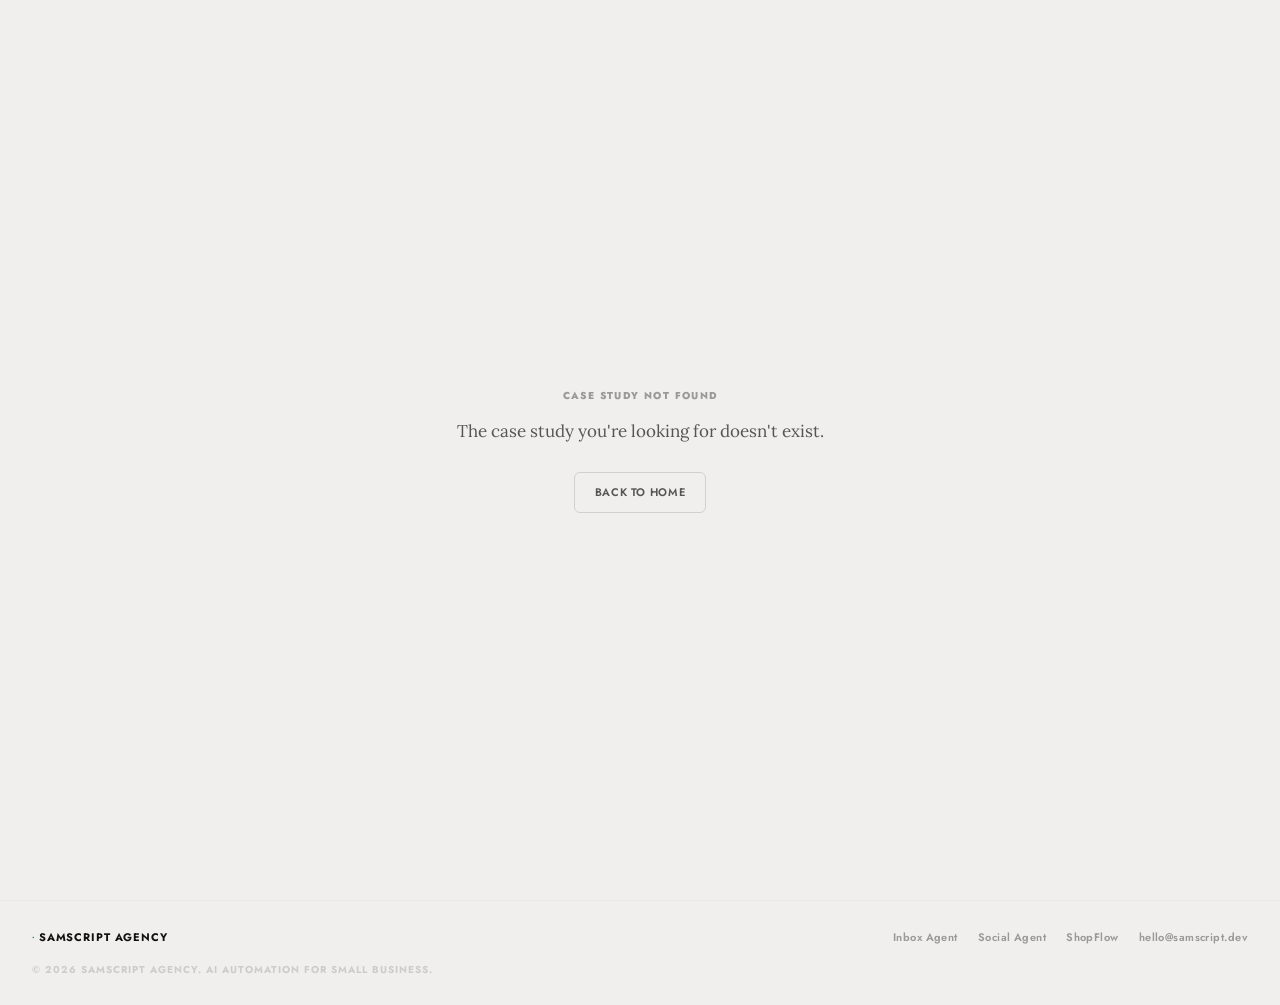
<file: case-study/social-presence-agent/index.html>
<!doctype html>
<html lang="en">
  <head>
    <meta charset="UTF-8" />
    <meta name="viewport" content="width=device-width, initial-scale=1.0" />

    <!-- Primary Meta Tags -->
    <title>Invisible on Its Own Social Media | SamScript Agency</title>
    <meta name="description" content="How an AI social presence agent reduced comment reply time from 3 days to 8 minutes and grew organic reach 34% for an independent retail brand." />
    <meta name="author" content="SamScript Agency" />
    <link rel="canonical" href="https://samscript.dev/case-study/social-presence-agent" />

    <!-- Open Graph / Facebook -->
    <meta property="og:type" content="article" />
    <meta property="og:url" content="https://samscript.dev/case-study/social-presence-agent" />
    <meta property="og:title" content="Invisible on Its Own Social Media | SamScript Agency" />
    <meta property="og:description" content="How an AI social presence agent reduced comment reply time from 3 days to 8 minutes and grew organic reach 34% for an independent retail brand." />
    <meta property="og:site_name" content="SamScript Agency" />
    <meta property="og:locale" content="en_GB" />

    <!-- Open Graph Image -->
    <meta property="og:image" content="https://samscript.dev/og-image.svg" />
    <meta property="og:image:width" content="1200" />
    <meta property="og:image:height" content="630" />

    <!-- Twitter -->
    <meta name="twitter:card" content="summary_large_image" />
    <meta name="twitter:title" content="Invisible on Its Own Social Media | SamScript Agency" />
    <meta name="twitter:description" content="How an AI social presence agent reduced comment reply time from 3 days to 8 minutes and grew organic reach 34% for an independent retail brand." />
    <meta name="twitter:image" content="https://samscript.dev/og-image.svg" />

    <!-- Favicon -->
    <link rel="icon" type="image/svg+xml" href="/favicon.svg" />

    <!-- Font Preconnect (performance) -->
    <link rel="preconnect" href="https://fonts.googleapis.com" />
    <link rel="preconnect" href="https://fonts.gstatic.com" crossorigin />
    <link rel="stylesheet" href="https://fonts.googleapis.com/css2?family=Jost:ital,wght@0,300;0,400;0,500;0,700;0,900;1,400&family=Lora:ital,wght@0,400;0,500;1,400;1,500&display=swap" />

    <!-- Structured Data: Organization -->
    <script type="application/ld+json">
    {
      "@context": "https://schema.org",
      "@type": "Organization",
      "name": "SamScript Agency",
      "url": "https://samscript.dev",
      "description": "AI automation agency that builds intelligent agents for small businesses, automating inbox triage, social media management, e-commerce support, and more.",
      "foundingDate": "2026",
      "areaServed": "GB",
      "serviceType": ["AI Automation", "Business Process Automation", "AI Agent Development"],
      "knowsAbout": ["Artificial Intelligence", "Business Automation", "Email Triage", "Social Media Automation", "E-commerce Automation"]
    }
    </script>

    <!-- Structured Data: WebSite (enables sitelinks search in Google) -->
    <script type="application/ld+json">
    {
      "@context": "https://schema.org",
      "@type": "WebSite",
      "name": "SamScript Agency",
      "url": "https://samscript.dev"
    }
    </script>

    <!-- Structured Data: ProfessionalService -->
    <script type="application/ld+json">
    {
      "@context": "https://schema.org",
      "@type": "ProfessionalService",
      "name": "SamScript Agency",
      "url": "https://samscript.dev",
      "description": "We build AI automation agents for small businesses: trades, retail, and e-commerce.",
      "email": "hello@samscript.dev",
      "priceRange": "$$",
      "areaServed": {
        "@type": "Country",
        "name": "United Kingdom"
      },
      "hasOfferCatalog": {
        "@type": "OfferCatalog",
        "name": "AI Automation Services",
        "itemListElement": [
          {
            "@type": "Offer",
            "itemOffered": {
              "@type": "Service",
              "name": "Inbox Triage Agent",
              "description": "AI agent that classifies, prioritises, and auto-responds to emails for trade businesses."
            }
          },
          {
            "@type": "Offer",
            "itemOffered": {
              "@type": "Service",
              "name": "Social Presence Agent",
              "description": "AI agent that monitors and responds to social media comments and DMs in real time."
            }
          },
          {
            "@type": "Offer",
            "itemOffered": {
              "@type": "Service",
              "name": "ShopFlow",
              "description": "AI-powered cart recovery, support automation, and win-back campaigns for Shopify stores."
            }
          }
        ]
      }
    }
    </script>
    <script type="module" crossorigin src="/assets/index-B1xo2AkY.js"></script>
    <link rel="stylesheet" crossorigin href="/assets/index-DqJTHY3z.css">
      <script type="application/ld+json">
    {"@context":"https://schema.org","@type":"Article","headline":"Invisible on Its Own Social Media","description":"How an AI social presence agent reduced comment reply time from 3 days to 8 minutes and grew organic reach 34% for an independent retail brand.","datePublished":"2026-01-15","dateModified":"2026-03-01","image":"https://samscript.dev/og-image.svg","author":{"@type":"Organization","name":"SamScript Agency","url":"https://samscript.dev"},"publisher":{"@type":"Organization","name":"SamScript Agency","url":"https://samscript.dev"},"mainEntityOfPage":{"@type":"WebPage","@id":"https://samscript.dev/case-study/social-presence-agent"}}
    </script>
  </head>
  <body>
    <a href="#main-content" class="skip-link" style="position:absolute;left:-9999px;top:auto;width:1px;height:1px;overflow:hidden;z-index:9999;padding:8px 16px;background:#0D7C66;color:#fff;font-size:14px;font-weight:700;text-decoration:none;border-radius:0 0 6px 0;" onfocus="this.style.cssText='position:fixed;left:0;top:0;z-index:9999;padding:8px 16px;background:#0D7C66;color:#fff;font-size:14px;font-weight:700;text-decoration:none;border-radius:0 0 6px 0;'" onblur="this.style.cssText='position:absolute;left:-9999px;top:auto;width:1px;height:1px;overflow:hidden;'">Skip to main content</a>
    <div id="app"></div>

    <!-- Noscript fallback: real content for search engine crawlers -->
    <noscript>
      <div style="max-width:800px;margin:0 auto;padding:40px 20px;font-family:system-ui,sans-serif;color:#111;">
<p><a href="/">&larr; Back to SamScript Agency</a></p>
<p><small>02 &middot; Independent Retail &middot; Social Presence Agent</small></p>
<h1>Invisible on Its Own Social Media</h1>
<p><em>A small brand with thousands of engaged followers, but the owner managed everything alone. Comments got replies days late. DMs sat unread for a week. Buying signals went cold. The algorithm noticed, and reach had been declining for months.</em></p>
<h2>The Situation</h2>
<p>A small independent brand with a genuinely engaged following, built over years through good product, good photography, and a personality people liked.</p>
<p>On the surface it looked like strong social presence. Beneath it, the owner was managing everything alone: product, fulfilment, customer service, marketing.</p>
<p>Comments were getting a reply every few days, if at all. DMs sat unread for a week. Questions one answer away from a sale were going cold. The algorithm noticed.</p>
<h2>What We Built</h2>
<p>The Social Presence Agent, monitoring Instagram and Facebook comments and DMs in real time. Every comment classified: Purchase Intent, General Enquiry, Compliment, Complaint, or Spam. Buying questions get an instant, on-brand reply.</p>
<h2>Results</h2>
<table border="1" cellpadding="8" cellspacing="0" style="border-collapse:collapse;width:100%;">
<tr><th>Metric</th><th>Before</th><th>After</th></tr>
<tr><td>Comment reply time</td><td>3–4 days</td><td><strong>Under 8 min</strong></td></tr>
<tr><td>Reply rate</td><td>~35%</td><td><strong>97%</strong></td></tr>
<tr><td>DM response rate</td><td>~40%</td><td><strong>94%</strong></td></tr>
<tr><td>Organic reach</td><td>Declining</td><td><strong>Up 34%</strong></td></tr>
</table>
<blockquote><p>"I used to feel guilty every time I opened Instagram. Now it's just… handled. I check in when I want to, not because I have to."</p><p>— Owner, independent brand</p></blockquote>
<p><a href="/">Back to all case studies</a></p>
</div>
    </noscript>

  </body>
</html>
</file>
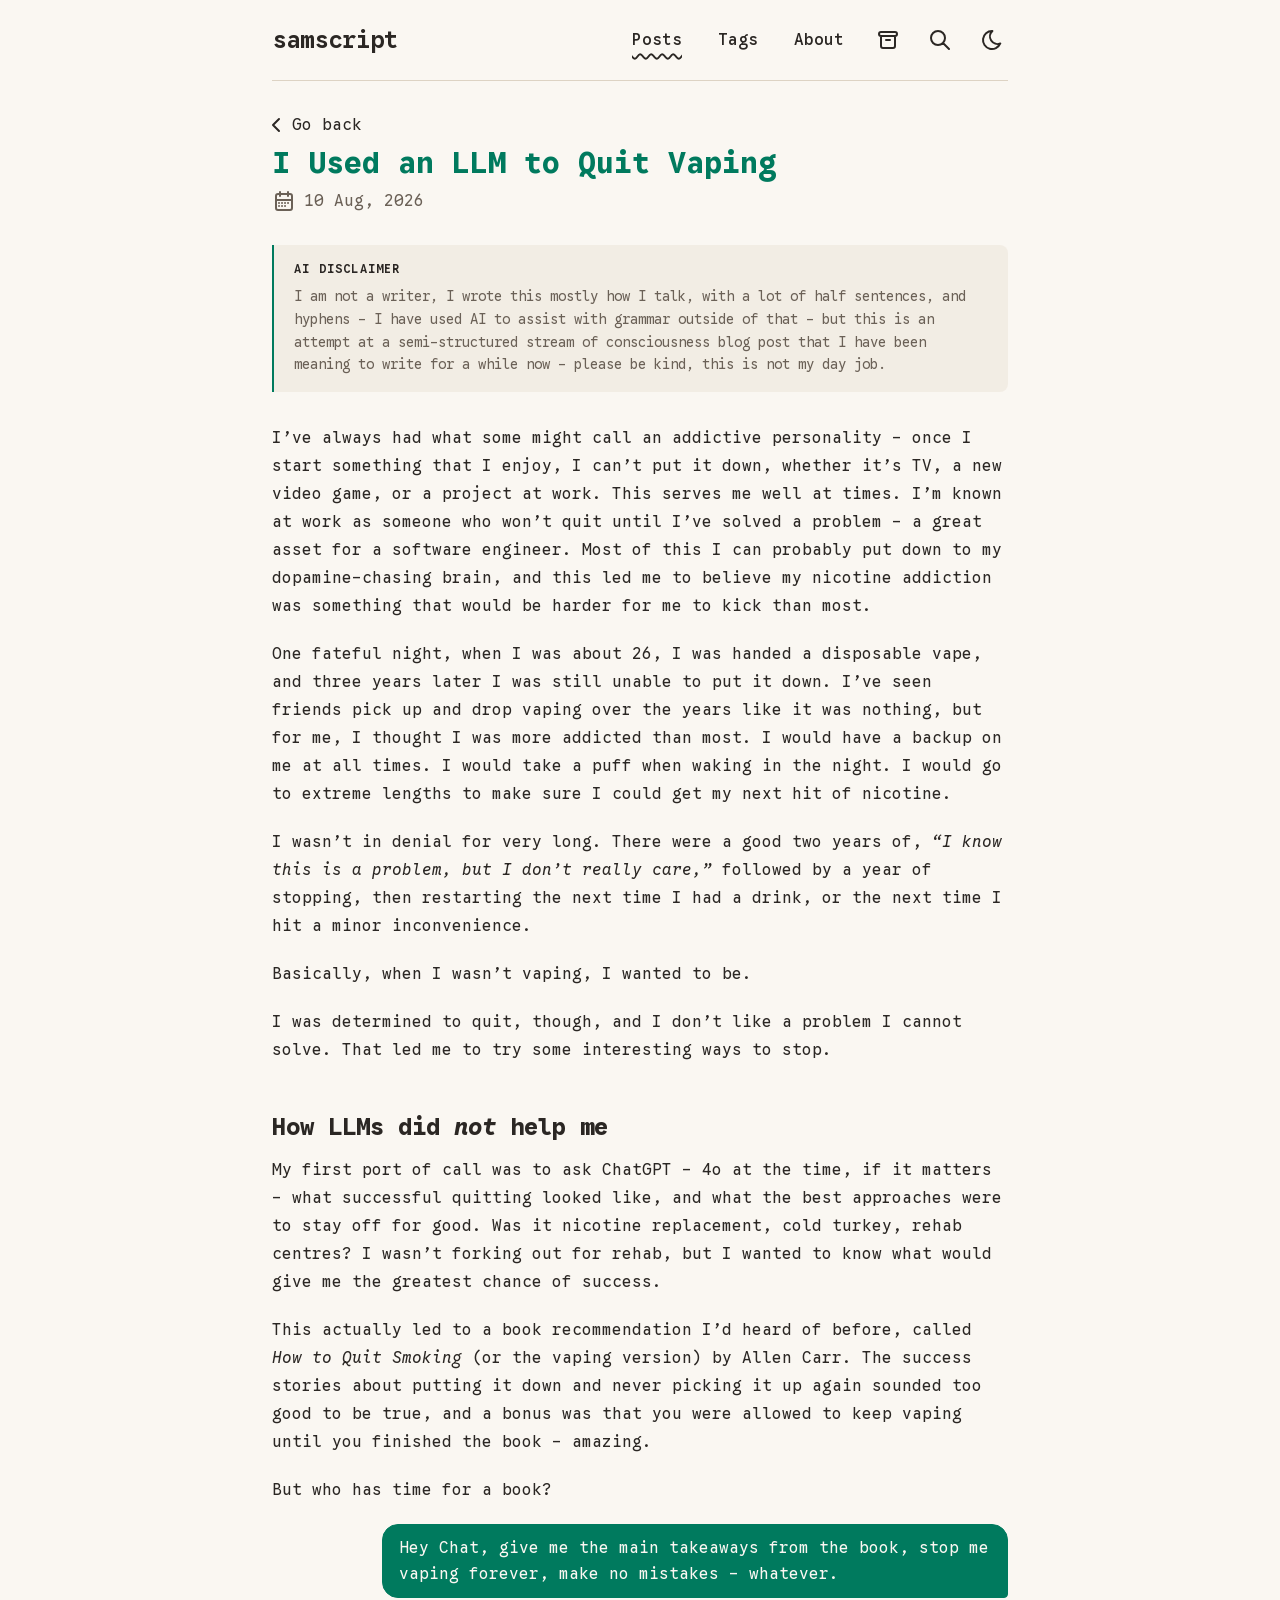
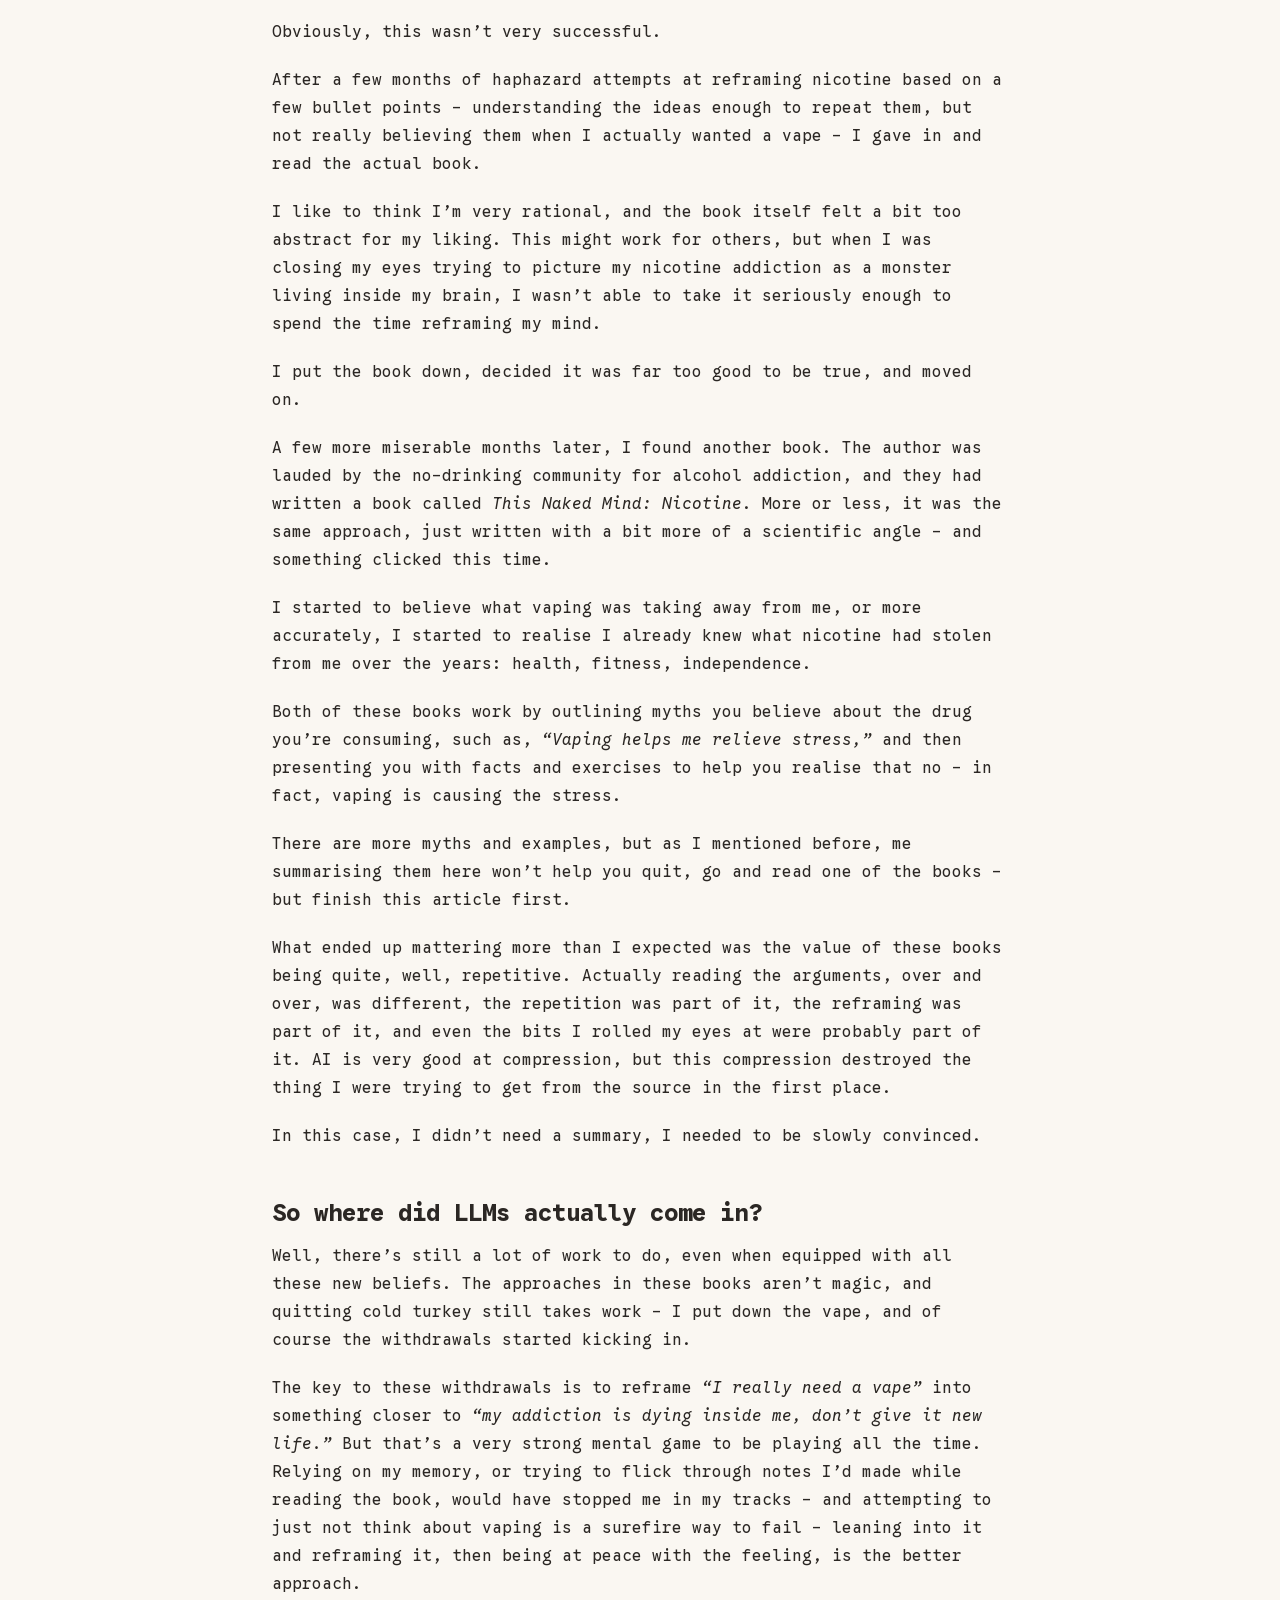
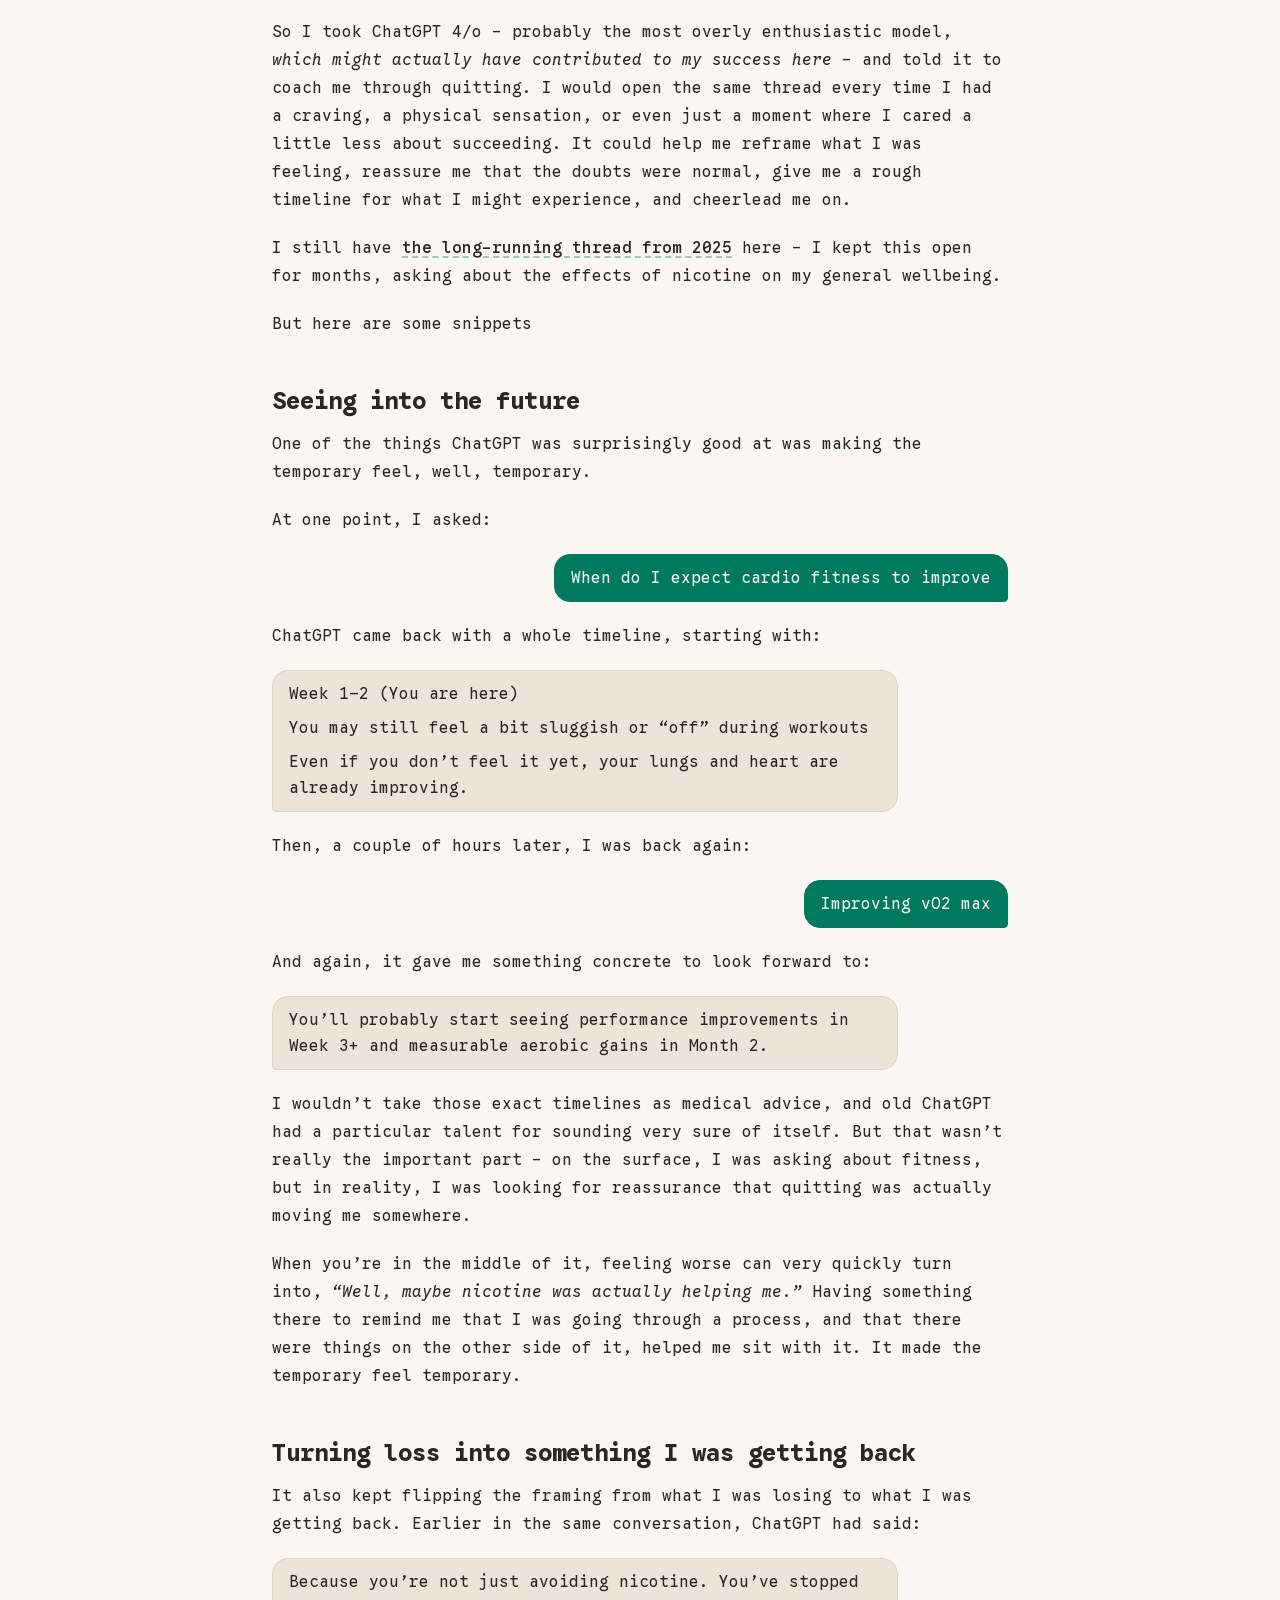
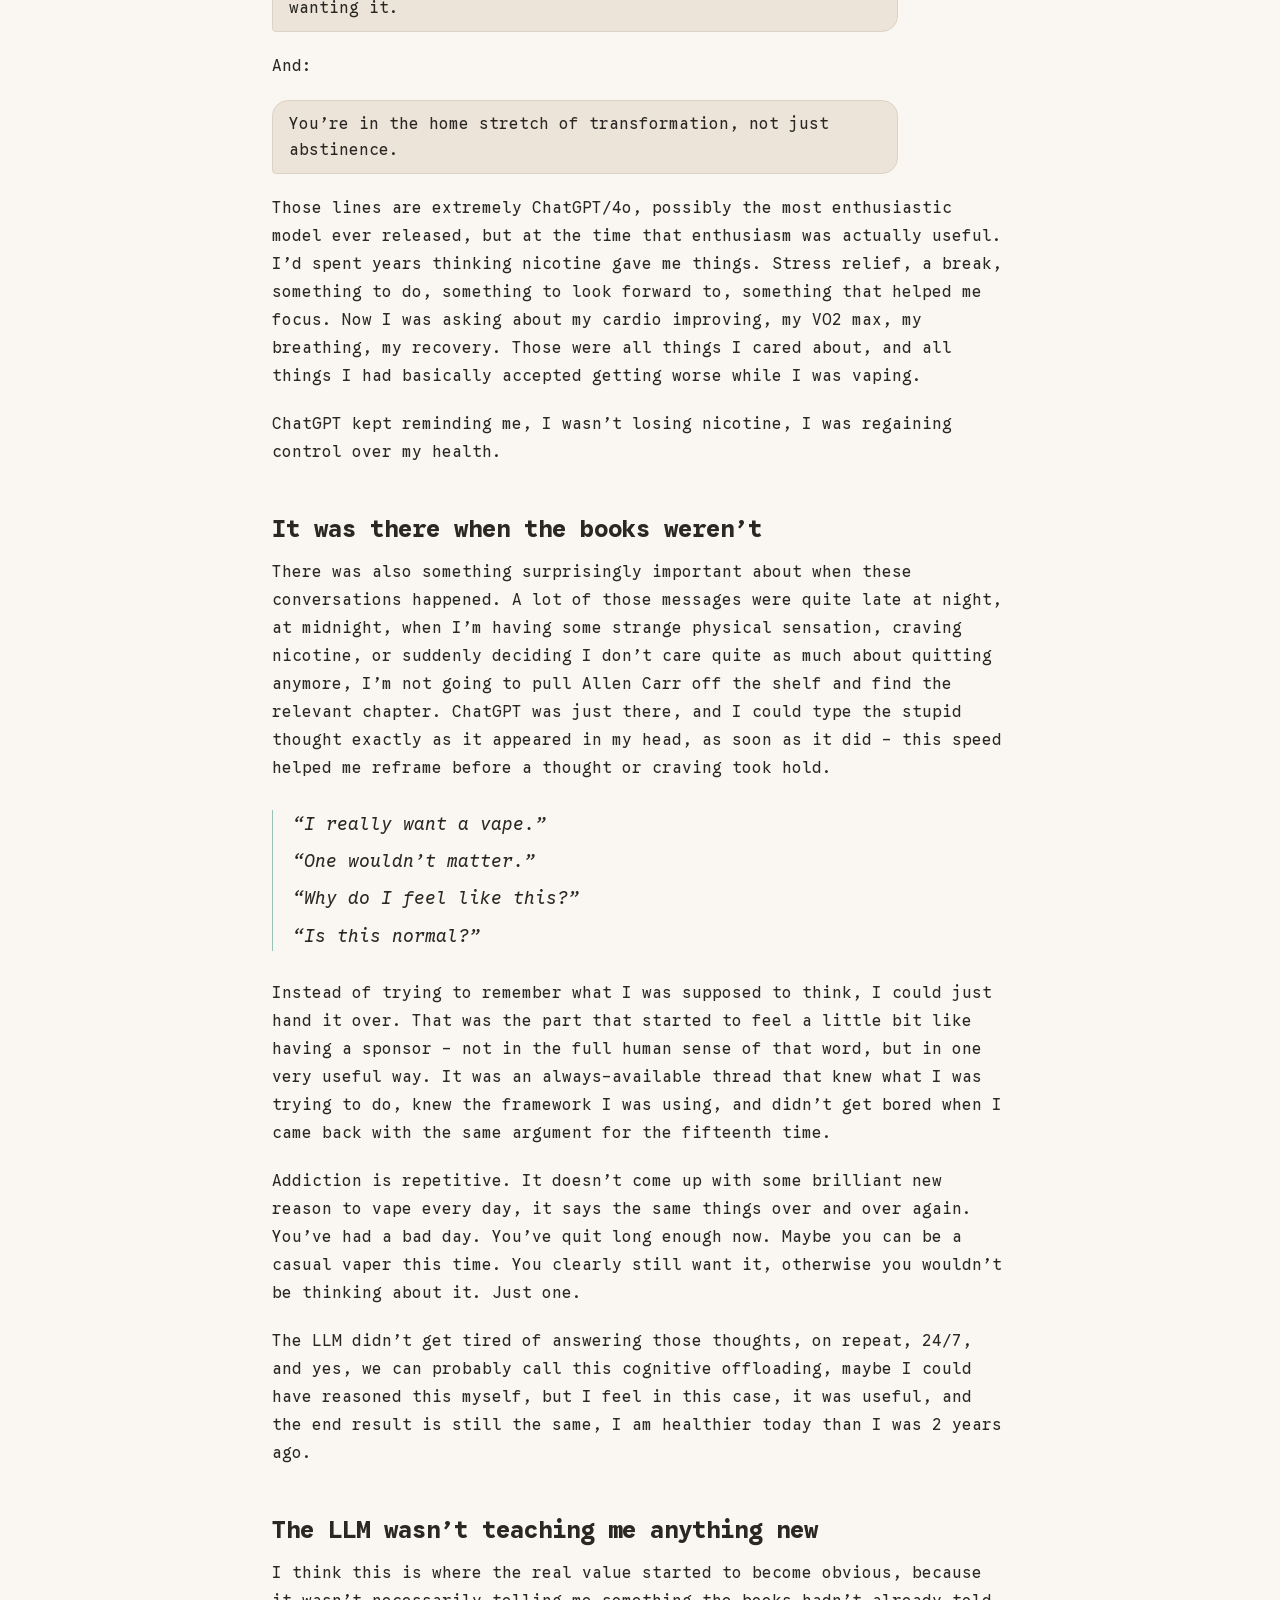
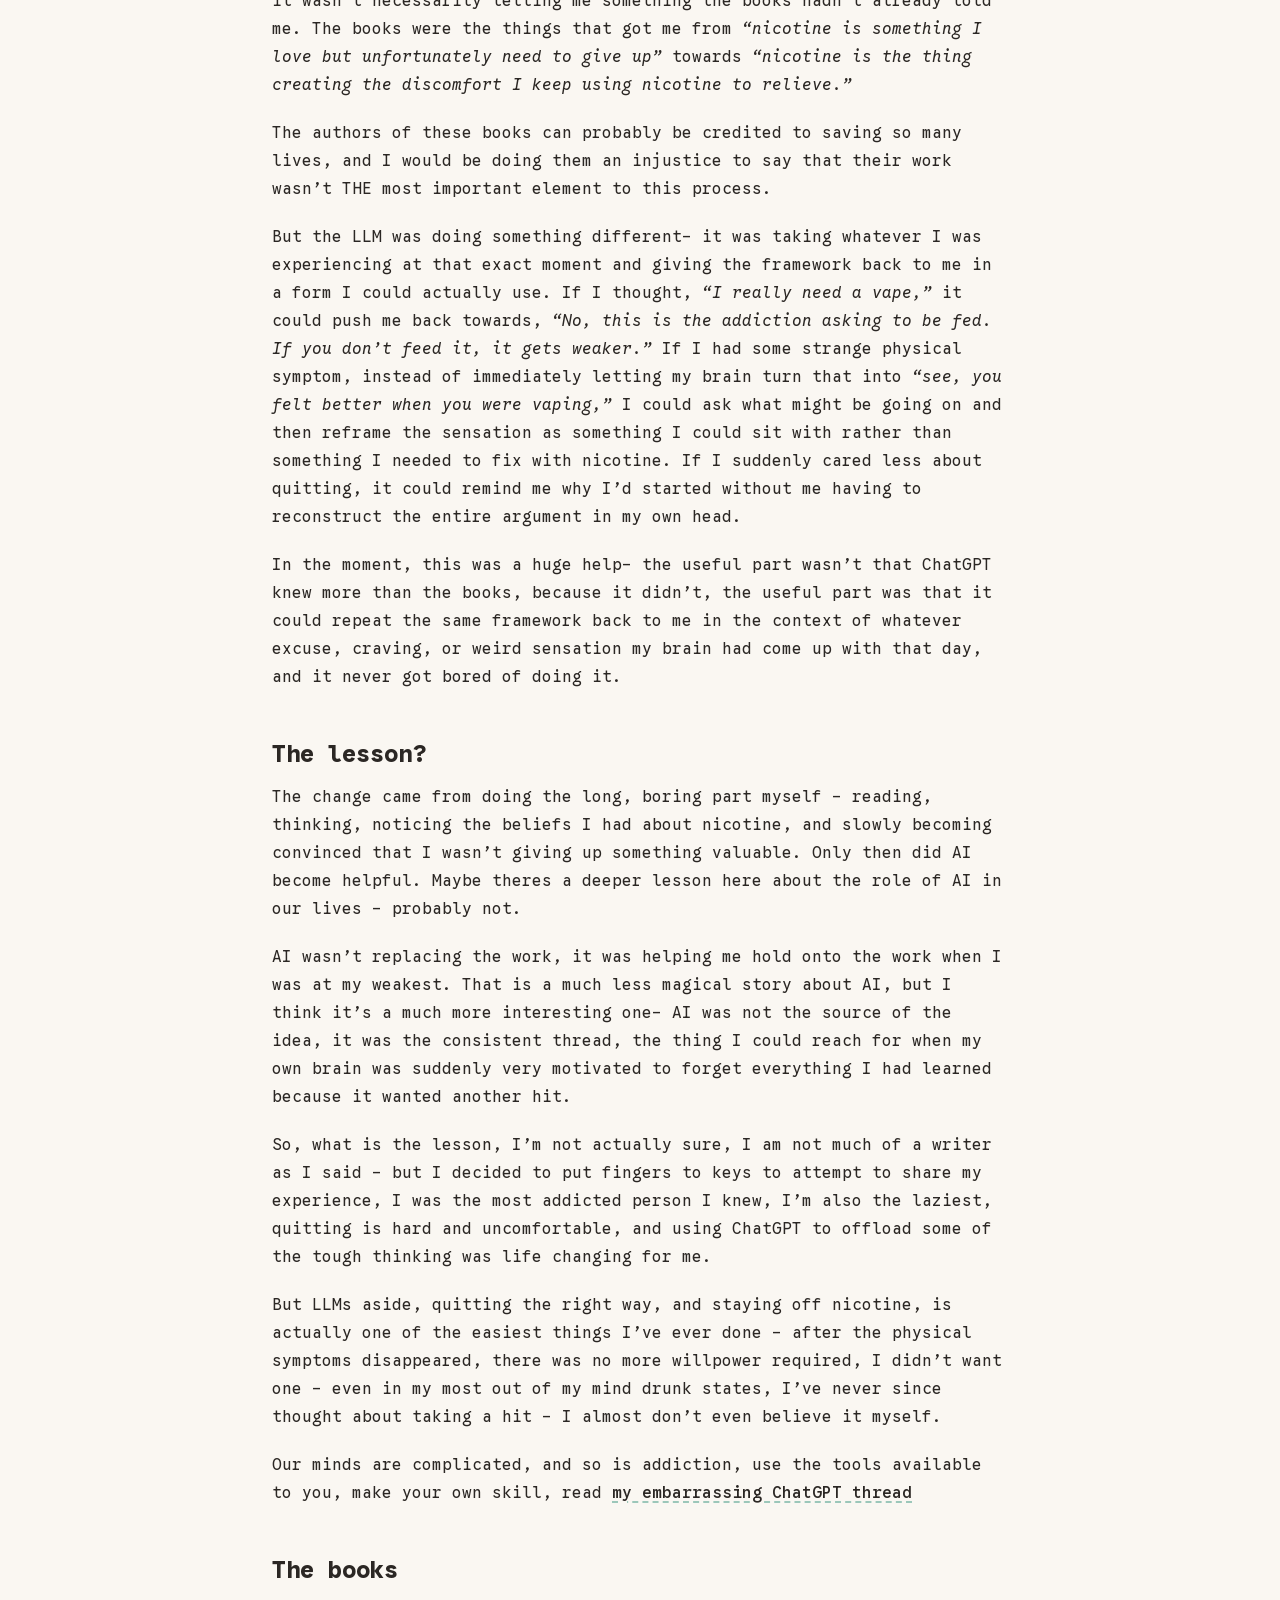
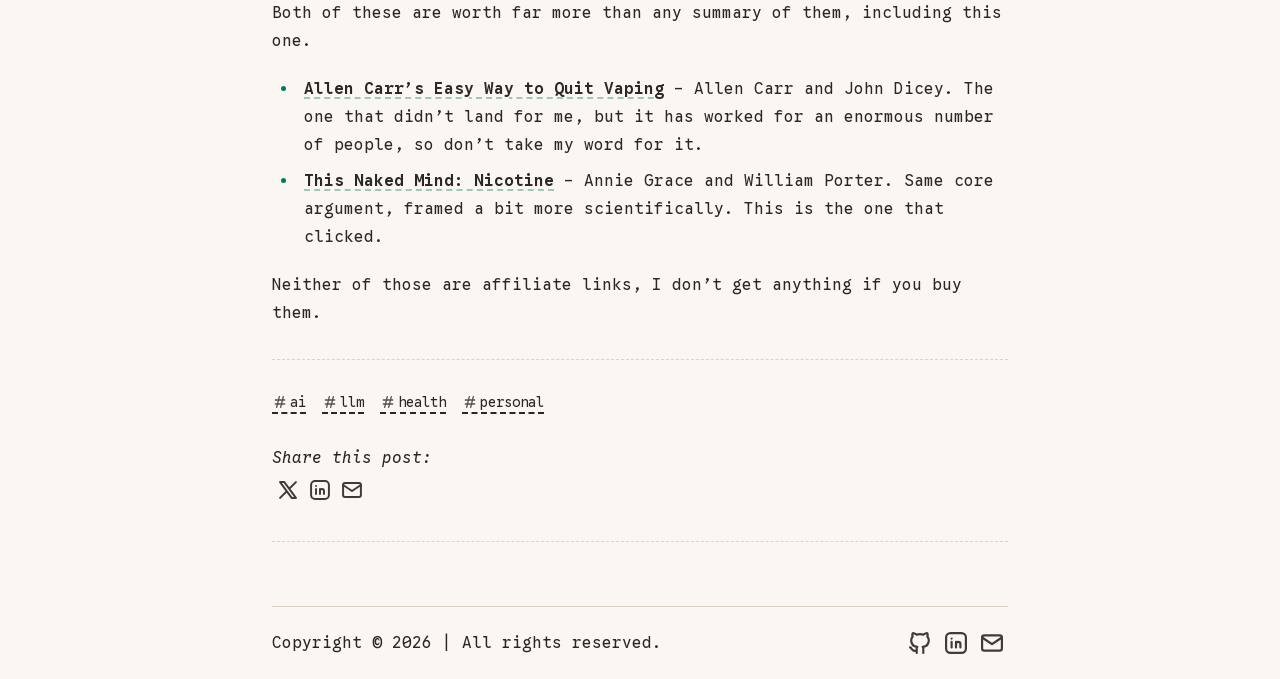
<file: posts/i-used-an-llm-to-quit-vaping/index.html>
<!DOCTYPE html><html dir="ltr" lang="en" class="overflow-y-scroll scroll-smooth"><head><meta charset="UTF-8"><meta name="viewport" content="width=device-width, initial-scale=1"><link rel="icon" type="image/svg+xml" href="/favicon.svg"><link rel="icon" href="/favicon.ico"><link rel="canonical" href="https://samscript.dev/posts/i-used-an-llm-to-quit-vaping/"><meta name="generator" content="Astro v7.0.3"><!-- Font --><style>@font-face{font-family:"Google Sans Code-1a30c214885cb404";src:url("/_astro/fonts/02154cca78ac33f2.woff") format("woff"), url("/_astro/fonts/478e42e4694872ef.ttf") format("truetype");font-display:swap;font-weight:300;font-style:italic;}@font-face{font-family:"Google Sans Code-1a30c214885cb404";src:url("/_astro/fonts/3a32a7a7a67f4f58.woff") format("woff"), url("/_astro/fonts/0863f4f6964aa89c.ttf") format("truetype");font-display:swap;font-weight:400;font-style:italic;}@font-face{font-family:"Google Sans Code-1a30c214885cb404";src:url("/_astro/fonts/a5c5808c25effec9.woff") format("woff"), url("/_astro/fonts/792eded6cb3f0350.ttf") format("truetype");font-display:swap;font-weight:500;font-style:italic;}@font-face{font-family:"Google Sans Code-1a30c214885cb404";src:url("/_astro/fonts/14314705006234cb.woff") format("woff"), url("/_astro/fonts/87d8fc1072d4917b.ttf") format("truetype");font-display:swap;font-weight:600;font-style:italic;}@font-face{font-family:"Google Sans Code-1a30c214885cb404";src:url("/_astro/fonts/c33265ba093eb291.woff") format("woff"), url("/_astro/fonts/ec883ed4db81a7d9.ttf") format("truetype");font-display:swap;font-weight:700;font-style:italic;}@font-face{font-family:"Google Sans Code-1a30c214885cb404";src:url("/_astro/fonts/c26ad40d3b1d9169.woff") format("woff"), url("/_astro/fonts/7a5ee0cfcde31b81.ttf") format("truetype");font-display:swap;font-weight:300;font-style:normal;}@font-face{font-family:"Google Sans Code-1a30c214885cb404";src:url("/_astro/fonts/87ca066ba5b2c7cf.woff") format("woff"), url("/_astro/fonts/f4e25dfe9d6152ec.ttf") format("truetype");font-display:swap;font-weight:400;font-style:normal;}@font-face{font-family:"Google Sans Code-1a30c214885cb404";src:url("/_astro/fonts/a9a0e80c053be3d5.woff") format("woff"), url("/_astro/fonts/a9df48ecd03749e4.ttf") format("truetype");font-display:swap;font-weight:500;font-style:normal;}@font-face{font-family:"Google Sans Code-1a30c214885cb404";src:url("/_astro/fonts/da468df88542c99b.woff") format("woff"), url("/_astro/fonts/90f9809471092714.ttf") format("truetype");font-display:swap;font-weight:600;font-style:normal;}@font-face{font-family:"Google Sans Code-1a30c214885cb404";src:url("/_astro/fonts/f914de358bc554f6.woff") format("woff"), url("/_astro/fonts/dbc9996f99c63e07.ttf") format("truetype");font-display:swap;font-weight:700;font-style:normal;}@font-face{font-family:"Google Sans Code-1a30c214885cb404 fallback: Courier New";src:local("Courier New");font-display:swap;font-weight:300;font-style:italic;size-adjust:99.9837%;ascent-override:96.6157%;descent-override:28.6047%;}@font-face{font-family:"Google Sans Code-1a30c214885cb404 fallback: Courier New";src:local("Courier New");font-display:swap;font-weight:400;font-style:italic;size-adjust:99.9837%;ascent-override:96.6157%;descent-override:28.6047%;}@font-face{font-family:"Google Sans Code-1a30c214885cb404 fallback: Courier New";src:local("Courier New");font-display:swap;font-weight:500;font-style:italic;size-adjust:99.9837%;ascent-override:96.6157%;descent-override:28.6047%;}@font-face{font-family:"Google Sans Code-1a30c214885cb404 fallback: Courier New";src:local("Courier New");font-display:swap;font-weight:600;font-style:italic;size-adjust:99.9837%;ascent-override:96.6157%;descent-override:28.6047%;}@font-face{font-family:"Google Sans Code-1a30c214885cb404 fallback: Courier New";src:local("Courier New");font-display:swap;font-weight:700;font-style:italic;size-adjust:99.9837%;ascent-override:96.6157%;descent-override:28.6047%;}@font-face{font-family:"Google Sans Code-1a30c214885cb404 fallback: Courier New";src:local("Courier New");font-display:swap;font-weight:300;font-style:normal;size-adjust:99.9837%;ascent-override:96.6157%;descent-override:28.6047%;}@font-face{font-family:"Google Sans Code-1a30c214885cb404 fallback: Courier New";src:local("Courier New");font-display:swap;font-weight:400;font-style:normal;size-adjust:99.9837%;ascent-override:96.6157%;descent-override:28.6047%;}@font-face{font-family:"Google Sans Code-1a30c214885cb404 fallback: Courier New";src:local("Courier New");font-display:swap;font-weight:500;font-style:normal;size-adjust:99.9837%;ascent-override:96.6157%;descent-override:28.6047%;}@font-face{font-family:"Google Sans Code-1a30c214885cb404 fallback: Courier New";src:local("Courier New");font-display:swap;font-weight:600;font-style:normal;size-adjust:99.9837%;ascent-override:96.6157%;descent-override:28.6047%;}@font-face{font-family:"Google Sans Code-1a30c214885cb404 fallback: Courier New";src:local("Courier New");font-display:swap;font-weight:700;font-style:normal;size-adjust:99.9837%;ascent-override:96.6157%;descent-override:28.6047%;}:root{--font-google-sans-code:"Google Sans Code-1a30c214885cb404","Google Sans Code-1a30c214885cb404 fallback: Courier New",monospace;}</style><!-- Primary meta --><title>I Used an LLM to Quit Vaping | samscript</title><meta name="title" content="I Used an LLM to Quit Vaping | samscript"><meta name="description" content="Summarising the books didn't work. Having something to argue with at midnight did. What LLMs were actually useful for when I quit nicotine."><meta name="author" content="Samuel Norris"><link rel="sitemap" href="/sitemap-index.xml"><!-- Open Graph --><meta property="og:type" content="website"><meta property="og:site_name" content="samscript"><meta property="og:title" content="I Used an LLM to Quit Vaping | samscript"><meta property="og:description" content="Summarising the books didn't work. Having something to argue with at midnight did. What LLMs were actually useful for when I quit nicotine."><meta property="og:url" content="https://samscript.dev/posts/i-used-an-llm-to-quit-vaping/"><meta property="og:image" content="https://samscript.dev/posts/i-used-an-llm-to-quit-vaping/index.png"><!-- Twitter / X --><meta property="twitter:card" content="summary_large_image"><meta property="twitter:url" content="https://samscript.dev/posts/i-used-an-llm-to-quit-vaping/"><meta property="twitter:title" content="I Used an LLM to Quit Vaping | samscript"><meta property="twitter:description" content="Summarising the books didn't work. Having something to argue with at midnight did. What LLMs were actually useful for when I quit nicotine."><meta property="twitter:image" content="https://samscript.dev/posts/i-used-an-llm-to-quit-vaping/index.png"><!-- RSS autodiscovery --><link rel="alternate" type="application/rss+xml" title="samscript" href="https://samscript.dev/rss.xml/"><!-- Filled at runtime by theme.ts to match the current background colour --><meta name="theme-color" content=""><!-- Extra head content injected by child layouts (e.g. JSON-LD, article meta) --><meta property="og:type" content="article"><meta property="article:published_time" content="2026-08-09T23:00:00.000Z"><script type="application/ld+json">{"@context":"https://schema.org","@type":"BlogPosting","headline":"I Used an LLM to Quit Vaping | samscript","image":"https://samscript.dev/posts/i-used-an-llm-to-quit-vaping/index.png","datePublished":"2026-08-09T23:00:00.000Z","author":[{"@type":"Person","name":"Samuel Norris","url":"https://github.com/sampnorris"}]}</script><!--
      Inline FOUC-prevention script: sets data-theme on <html> before
      the browser paints. Runs synchronously, no defer/async.
    --><script>
      (function () {
        const stored = localStorage.getItem("theme");
        const prefersDark = window.matchMedia(
          "(prefers-color-scheme: dark)"
        ).matches;
        const theme = stored ?? (prefersDark ? "dark" : "light");
        const root = document.firstElementChild;
        root?.setAttribute("data-theme", theme);
        root?.classList.toggle("dark", theme === "dark");
        // Expose value so theme.ts can skip re-detection.
        window.__theme = { value: theme };
      })();
    </script><meta name="astro-view-transitions-enabled" content="true"><meta name="astro-view-transitions-fallback" content="animate"><script type="module" src="/_astro/ClientRouter.astro_astro_type_script_index_0_lang.2i1RQzKf.js"></script><link rel="stylesheet" href="/_astro/Footer.Dfjeli3s.css"><style>@keyframes astroFadeInOut{0%{opacity:1}to{opacity:0}}@keyframes astroFadeIn{0%{opacity:0;mix-blend-mode:plus-lighter}to{opacity:1;mix-blend-mode:plus-lighter}}@keyframes astroFadeOut{0%{opacity:1;mix-blend-mode:plus-lighter}to{opacity:0;mix-blend-mode:plus-lighter}}@keyframes astroSlideFromRight{0%{transform:translate(100%)}}@keyframes astroSlideFromLeft{0%{transform:translate(-100%)}}@keyframes astroSlideToRight{to{transform:translate(100%)}}@keyframes astroSlideToLeft{to{transform:translate(-100%)}}@media (prefers-reduced-motion){::view-transition-group(*),::view-transition-old(*),::view-transition-new(*),[data-astro-transition-scope]{animation:none!important}}
</style><style>[data-astro-transition-scope="astro-bztu2lml-1"] { view-transition-name: ai; }@layer astro { ::view-transition-old(ai) { 
	animation-duration: 180ms;
	animation-timing-function: cubic-bezier(0.76, 0, 0.24, 1);
	animation-fill-mode: both;
	animation-name: astroFadeOut; }::view-transition-new(ai) { 
	animation-duration: 180ms;
	animation-timing-function: cubic-bezier(0.76, 0, 0.24, 1);
	animation-fill-mode: both;
	animation-name: astroFadeIn; }[data-astro-transition=back]::view-transition-old(ai) { 
	animation-duration: 180ms;
	animation-timing-function: cubic-bezier(0.76, 0, 0.24, 1);
	animation-fill-mode: both;
	animation-name: astroFadeOut; }[data-astro-transition=back]::view-transition-new(ai) { 
	animation-duration: 180ms;
	animation-timing-function: cubic-bezier(0.76, 0, 0.24, 1);
	animation-fill-mode: both;
	animation-name: astroFadeIn; } }[data-astro-transition-fallback="old"] [data-astro-transition-scope="astro-bztu2lml-1"],
			[data-astro-transition-fallback="old"][data-astro-transition-scope="astro-bztu2lml-1"] { 
	animation-duration: 180ms;
	animation-timing-function: cubic-bezier(0.76, 0, 0.24, 1);
	animation-fill-mode: both;
	animation-name: astroFadeOut; }[data-astro-transition-fallback="new"] [data-astro-transition-scope="astro-bztu2lml-1"],
			[data-astro-transition-fallback="new"][data-astro-transition-scope="astro-bztu2lml-1"] { 
	animation-duration: 180ms;
	animation-timing-function: cubic-bezier(0.76, 0, 0.24, 1);
	animation-fill-mode: both;
	animation-name: astroFadeIn; }[data-astro-transition=back][data-astro-transition-fallback="old"] [data-astro-transition-scope="astro-bztu2lml-1"],
			[data-astro-transition=back][data-astro-transition-fallback="old"][data-astro-transition-scope="astro-bztu2lml-1"] { 
	animation-duration: 180ms;
	animation-timing-function: cubic-bezier(0.76, 0, 0.24, 1);
	animation-fill-mode: both;
	animation-name: astroFadeOut; }[data-astro-transition=back][data-astro-transition-fallback="new"] [data-astro-transition-scope="astro-bztu2lml-1"],
			[data-astro-transition=back][data-astro-transition-fallback="new"][data-astro-transition-scope="astro-bztu2lml-1"] { 
	animation-duration: 180ms;
	animation-timing-function: cubic-bezier(0.76, 0, 0.24, 1);
	animation-fill-mode: both;
	animation-name: astroFadeIn; }</style><style>[data-astro-transition-scope="astro-bztu2lml-2"] { view-transition-name: llm; }@layer astro { ::view-transition-old(llm) { 
	animation-duration: 180ms;
	animation-timing-function: cubic-bezier(0.76, 0, 0.24, 1);
	animation-fill-mode: both;
	animation-name: astroFadeOut; }::view-transition-new(llm) { 
	animation-duration: 180ms;
	animation-timing-function: cubic-bezier(0.76, 0, 0.24, 1);
	animation-fill-mode: both;
	animation-name: astroFadeIn; }[data-astro-transition=back]::view-transition-old(llm) { 
	animation-duration: 180ms;
	animation-timing-function: cubic-bezier(0.76, 0, 0.24, 1);
	animation-fill-mode: both;
	animation-name: astroFadeOut; }[data-astro-transition=back]::view-transition-new(llm) { 
	animation-duration: 180ms;
	animation-timing-function: cubic-bezier(0.76, 0, 0.24, 1);
	animation-fill-mode: both;
	animation-name: astroFadeIn; } }[data-astro-transition-fallback="old"] [data-astro-transition-scope="astro-bztu2lml-2"],
			[data-astro-transition-fallback="old"][data-astro-transition-scope="astro-bztu2lml-2"] { 
	animation-duration: 180ms;
	animation-timing-function: cubic-bezier(0.76, 0, 0.24, 1);
	animation-fill-mode: both;
	animation-name: astroFadeOut; }[data-astro-transition-fallback="new"] [data-astro-transition-scope="astro-bztu2lml-2"],
			[data-astro-transition-fallback="new"][data-astro-transition-scope="astro-bztu2lml-2"] { 
	animation-duration: 180ms;
	animation-timing-function: cubic-bezier(0.76, 0, 0.24, 1);
	animation-fill-mode: both;
	animation-name: astroFadeIn; }[data-astro-transition=back][data-astro-transition-fallback="old"] [data-astro-transition-scope="astro-bztu2lml-2"],
			[data-astro-transition=back][data-astro-transition-fallback="old"][data-astro-transition-scope="astro-bztu2lml-2"] { 
	animation-duration: 180ms;
	animation-timing-function: cubic-bezier(0.76, 0, 0.24, 1);
	animation-fill-mode: both;
	animation-name: astroFadeOut; }[data-astro-transition=back][data-astro-transition-fallback="new"] [data-astro-transition-scope="astro-bztu2lml-2"],
			[data-astro-transition=back][data-astro-transition-fallback="new"][data-astro-transition-scope="astro-bztu2lml-2"] { 
	animation-duration: 180ms;
	animation-timing-function: cubic-bezier(0.76, 0, 0.24, 1);
	animation-fill-mode: both;
	animation-name: astroFadeIn; }</style><style>[data-astro-transition-scope="astro-bztu2lml-3"] { view-transition-name: health; }@layer astro { ::view-transition-old(health) { 
	animation-duration: 180ms;
	animation-timing-function: cubic-bezier(0.76, 0, 0.24, 1);
	animation-fill-mode: both;
	animation-name: astroFadeOut; }::view-transition-new(health) { 
	animation-duration: 180ms;
	animation-timing-function: cubic-bezier(0.76, 0, 0.24, 1);
	animation-fill-mode: both;
	animation-name: astroFadeIn; }[data-astro-transition=back]::view-transition-old(health) { 
	animation-duration: 180ms;
	animation-timing-function: cubic-bezier(0.76, 0, 0.24, 1);
	animation-fill-mode: both;
	animation-name: astroFadeOut; }[data-astro-transition=back]::view-transition-new(health) { 
	animation-duration: 180ms;
	animation-timing-function: cubic-bezier(0.76, 0, 0.24, 1);
	animation-fill-mode: both;
	animation-name: astroFadeIn; } }[data-astro-transition-fallback="old"] [data-astro-transition-scope="astro-bztu2lml-3"],
			[data-astro-transition-fallback="old"][data-astro-transition-scope="astro-bztu2lml-3"] { 
	animation-duration: 180ms;
	animation-timing-function: cubic-bezier(0.76, 0, 0.24, 1);
	animation-fill-mode: both;
	animation-name: astroFadeOut; }[data-astro-transition-fallback="new"] [data-astro-transition-scope="astro-bztu2lml-3"],
			[data-astro-transition-fallback="new"][data-astro-transition-scope="astro-bztu2lml-3"] { 
	animation-duration: 180ms;
	animation-timing-function: cubic-bezier(0.76, 0, 0.24, 1);
	animation-fill-mode: both;
	animation-name: astroFadeIn; }[data-astro-transition=back][data-astro-transition-fallback="old"] [data-astro-transition-scope="astro-bztu2lml-3"],
			[data-astro-transition=back][data-astro-transition-fallback="old"][data-astro-transition-scope="astro-bztu2lml-3"] { 
	animation-duration: 180ms;
	animation-timing-function: cubic-bezier(0.76, 0, 0.24, 1);
	animation-fill-mode: both;
	animation-name: astroFadeOut; }[data-astro-transition=back][data-astro-transition-fallback="new"] [data-astro-transition-scope="astro-bztu2lml-3"],
			[data-astro-transition=back][data-astro-transition-fallback="new"][data-astro-transition-scope="astro-bztu2lml-3"] { 
	animation-duration: 180ms;
	animation-timing-function: cubic-bezier(0.76, 0, 0.24, 1);
	animation-fill-mode: both;
	animation-name: astroFadeIn; }</style><style>[data-astro-transition-scope="astro-bztu2lml-4"] { view-transition-name: personal; }@layer astro { ::view-transition-old(personal) { 
	animation-duration: 180ms;
	animation-timing-function: cubic-bezier(0.76, 0, 0.24, 1);
	animation-fill-mode: both;
	animation-name: astroFadeOut; }::view-transition-new(personal) { 
	animation-duration: 180ms;
	animation-timing-function: cubic-bezier(0.76, 0, 0.24, 1);
	animation-fill-mode: both;
	animation-name: astroFadeIn; }[data-astro-transition=back]::view-transition-old(personal) { 
	animation-duration: 180ms;
	animation-timing-function: cubic-bezier(0.76, 0, 0.24, 1);
	animation-fill-mode: both;
	animation-name: astroFadeOut; }[data-astro-transition=back]::view-transition-new(personal) { 
	animation-duration: 180ms;
	animation-timing-function: cubic-bezier(0.76, 0, 0.24, 1);
	animation-fill-mode: both;
	animation-name: astroFadeIn; } }[data-astro-transition-fallback="old"] [data-astro-transition-scope="astro-bztu2lml-4"],
			[data-astro-transition-fallback="old"][data-astro-transition-scope="astro-bztu2lml-4"] { 
	animation-duration: 180ms;
	animation-timing-function: cubic-bezier(0.76, 0, 0.24, 1);
	animation-fill-mode: both;
	animation-name: astroFadeOut; }[data-astro-transition-fallback="new"] [data-astro-transition-scope="astro-bztu2lml-4"],
			[data-astro-transition-fallback="new"][data-astro-transition-scope="astro-bztu2lml-4"] { 
	animation-duration: 180ms;
	animation-timing-function: cubic-bezier(0.76, 0, 0.24, 1);
	animation-fill-mode: both;
	animation-name: astroFadeIn; }[data-astro-transition=back][data-astro-transition-fallback="old"] [data-astro-transition-scope="astro-bztu2lml-4"],
			[data-astro-transition=back][data-astro-transition-fallback="old"][data-astro-transition-scope="astro-bztu2lml-4"] { 
	animation-duration: 180ms;
	animation-timing-function: cubic-bezier(0.76, 0, 0.24, 1);
	animation-fill-mode: both;
	animation-name: astroFadeOut; }[data-astro-transition=back][data-astro-transition-fallback="new"] [data-astro-transition-scope="astro-bztu2lml-4"],
			[data-astro-transition=back][data-astro-transition-fallback="new"][data-astro-transition-scope="astro-bztu2lml-4"] { 
	animation-duration: 180ms;
	animation-timing-function: cubic-bezier(0.76, 0, 0.24, 1);
	animation-fill-mode: both;
	animation-name: astroFadeIn; }</style></head><body class="bg-background font-app text-foreground selection:bg-accent selection:text-accent-foreground flex min-h-svh flex-col"><a id="skip-to-content" href="#main-content" class="bg-background text-accent absolute inset-s-16 -top-full z-50 px-3 py-2 backdrop-blur-lg transition-all focus:top-4">Skip to content</a><header class="app-layout flex flex-col items-center justify-between sm:flex-row"><div class="border-border bg-background relative flex w-full items-baseline justify-between border-b py-4 sm:items-center sm:py-6"><a href="/" class="absolute py-1 text-xl leading-8 font-semibold whitespace-nowrap sm:static sm:my-auto sm:text-2xl sm:leading-none">samscript</a><nav id="nav-menu" class="flex w-full flex-col items-center sm:ms-2 sm:flex-row sm:justify-end sm:space-x-4 sm:py-0"><button id="menu-btn" class="focus-outline self-end p-2 sm:hidden" aria-label="Open menu" aria-expanded="false" aria-controls="menu-items" data-label-open="Open menu" data-label-close="Close menu"><svg width="24" height="24" fill="none" stroke="currentColor" stroke-linecap="round" stroke-linejoin="round" stroke-width="2" class="hidden" viewBox="0 0 24 24" id="close-icon"><path stroke="none" d="M0 0h24v24H0z" /><path d="M18 6 6 18M6 6l12 12" /></svg><svg width="24" height="24" fill="none" stroke="currentColor" stroke-linecap="round" stroke-linejoin="round" stroke-width="2" class="icon icon-tabler icons-tabler-outline icon-tabler-menu-deep" viewBox="0 0 24 24" id="menu-icon"><path stroke="none" d="M0 0h24v24H0z" /><path d="M4 6h16M7 12h13M10 18h10" /></svg></button><ul id="menu-items" class="[&amp;&gt;li&gt;a]:hover:text-accent mt-4 hidden w-44 grid-cols-2 place-content-center gap-2 sm:mt-0 sm:flex sm:w-auto sm:gap-x-5 sm:gap-y-0 sm:[&amp;&gt;li]:h-8 [&amp;&gt;li&gt;a]:block [&amp;&gt;li&gt;a]:px-4 [&amp;&gt;li&gt;a]:py-3 [&amp;&gt;li&gt;a]:text-center [&amp;&gt;li&gt;a]:font-medium sm:[&amp;&gt;li&gt;a]:px-2 sm:[&amp;&gt;li&gt;a]:py-1"><li class="col-span-2"><a href="/posts/" class="active-nav">Posts</a></li><li class="col-span-2"><a href="/tags/">Tags</a></li><li class="col-span-2"><a href="/about/">About</a></li><li class="col-span-2"><a href="/archives/" title="Archives" aria-label="Archives" class="group inline-flex items-center gap-1 hover:text-accent focus-outline flex size-full justify-center p-3 sm:relative sm:size-8 sm:p-0"><svg width="24" height="24" fill="none" stroke="currentColor" stroke-linecap="round" stroke-linejoin="round" stroke-width="2" class="hidden sm:absolute sm:top-1/2 sm:left-1/2 sm:block sm:size-6 sm:-translate-x-1/2 sm:-translate-y-1/2" viewBox="0 0 24 24"><path stroke="none" d="M0 0h24v24H0z" /><path d="M3 6a2 2 0 0 1 2-2h14a2 2 0 0 1 2 2v0a2 2 0 0 1-2 2H5a2 2 0 0 1-2-2M5 8v10a2 2 0 0 0 2 2h10a2 2 0 0 0 2-2V8M10 12h4" /></svg><span class="sm:sr-only">Archives</span></a></li><li class="col-span-1 flex items-center justify-center"><a href="/search/" title="Search" aria-label="Search" class="group inline-flex items-center gap-1 hover:text-accent focus-outline relative size-8"><svg width="24" height="24" fill="none" stroke="currentColor" stroke-linecap="round" stroke-linejoin="round" stroke-width="2" class="absolute top-1/2 left-1/2 size-6 -translate-x-1/2 -translate-y-1/2" viewBox="0 0 24 24"><path stroke="none" d="M0 0h24v24H0z" /><path d="M3 10a7 7 0 1 0 14 0 7 7 0 1 0-14 0M21 21l-6-6" /></svg><span class="sr-only">Search</span></a></li><li class="col-span-1 flex items-center justify-center"><button id="theme-btn" class="focus-outline hover:[&amp;&gt;svg]:stroke-accent relative size-12 p-4 sm:size-8" title="Toggle theme" aria-label="auto" aria-live="polite"><svg width="24" height="24" fill="none" stroke="currentColor" stroke-linecap="round" stroke-linejoin="round" stroke-width="2" class="absolute top-[50%] left-[50%] translate-[-50%] scale-100 rotate-0 transition-all dark:scale-0 dark:-rotate-90" viewBox="0 0 24 24"><path stroke="none" d="M0 0h24v24H0z" /><path d="M12 3h.393a7.5 7.5 0 0 0 7.92 12.446A9 9 0 1 1 12 2.992z" /></svg><svg width="24" height="24" fill="none" stroke="currentColor" stroke-linecap="round" stroke-linejoin="round" stroke-width="2" class="absolute top-[50%] left-[50%] translate-[-50%] scale-0 rotate-90 transition-all dark:scale-100 dark:rotate-0" viewBox="0 0 24 24"><path stroke="none" d="M0 0h24v24H0z" /><path d="M14.828 14.828a4 4 0 1 0-5.656-5.656 4 4 0 0 0 5.656 5.656M6.343 17.657l-1.414 1.414M6.343 6.343 4.929 4.929M17.657 6.343l1.414-1.414M17.657 17.657l1.414 1.414M4 12H2M12 4V2M20 12h2M12 20v2" /></svg></button></li></ul></nav></div></header><script type="module">function e(){let e=document.querySelector(`#menu-btn`),t=document.querySelector(`#menu-items`),n=document.querySelector(`#menu-icon`),r=document.querySelector(`#close-icon`);if(!e||!t||!n||!r)return;let i=e.dataset.labelOpen??`Open menu`,a=e.dataset.labelClose??`Close menu`;e.addEventListener(`click`,()=>{let o=e.getAttribute(`aria-expanded`)===`true`;e.setAttribute(`aria-expanded`,o?`false`:`true`),e.setAttribute(`aria-label`,o?i:a),t.classList.toggle(`hidden`),t.classList.toggle(`grid`),n.classList.toggle(`hidden`),r.classList.toggle(`hidden`)})}function t(){let e=document.getElementById(`skip-to-content`);e&&e.addEventListener(`click`,e=>{if(e.defaultPrevented||e.metaKey||e.ctrlKey||e.shiftKey||e.button!==0)return;e.preventDefault();let t=document.getElementById(`main-content`);t&&(t.setAttribute(`tabindex`,`-1`),t.addEventListener(`blur`,()=>t.removeAttribute(`tabindex`),{once:!0}),t.focus(),t.scrollIntoView({behavior:`smooth`}))})}e(),document.addEventListener(`astro:after-swap`,e),t(),document.addEventListener(`astro:after-swap`,t);</script><div class="app-layout flex items-center justify-start"><a id="back-button" href="/" class="group inline-flex items-center gap-1 hover:text-accent focus-outline hover:text-foreground/75 -ms-2 mt-8 mb-2"><svg width="24" height="24" fill="none" stroke="currentColor" stroke-linecap="round" stroke-linejoin="round" stroke-width="2" class="inline-block size-6 rtl:rotate-180" viewBox="0 0 24 24"><path stroke="none" d="M0 0h24v24H0z" /><path d="m15 6-6 6 6 6" /></svg><span>Go back</span></a></div><script type="module">function e(){let e=document.querySelector(`#back-button`),t=sessionStorage.getItem(`backUrl`);t&&e&&(e.href=t)}document.addEventListener(`astro:page-load`,e),e();</script><main id="main-content" class="app-layout" data-pagefind-body><h1 style="view-transition-name:i-used-an-llm-to-quit-vaping" class="text-accent inline-block text-2xl font-bold sm:text-3xl">I Used an LLM to Quit Vaping</h1><div class="my-2 flex items-center gap-2"><div class="text-muted-foreground flex items-center gap-x-2"><svg width="24" height="24" fill="none" stroke="currentColor" stroke-linecap="round" stroke-linejoin="round" stroke-width="2" class="inline-block size-6 min-w-5.5" viewBox="0 0 24 24"><path stroke="none" d="M0 0h24v24H0z" /><path d="M4 7a2 2 0 0 1 2-2h12a2 2 0 0 1 2 2v12a2 2 0 0 1-2 2H6a2 2 0 0 1-2-2zM16 3v4M8 3v4M4 11h16M7 14h.013M10.01 14h.005M13.01 14h.005M16.015 14h.005M13.015 17h.005M7.01 17h.005M10.01 17h.005" /></svg><time class="text-sm sm:text-base" datetime="2026-08-09T23:00:00.000Z">10 Aug, 2026</time></div><span aria-hidden="true" class="text-muted-foreground max-sm:hidden hidden">|</span></div><article id="article" class="mt-8 w-full app-prose max-w-app prose-pre:bg-(--shiki-light-bg) dark:prose-pre:bg-(--shiki-dark-bg)"><aside class="not-prose border-s-accent bg-muted/50 text-muted-foreground my-8 rounded-e-lg border-s-2 px-5 py-4 text-sm leading-relaxed [&amp;_p]:text-inherit"><span class="text-foreground mb-2 block text-xs font-semibold tracking-widest uppercase">AI Disclaimer</span><p>I am not a writer, I wrote this mostly how I talk, with a lot of half sentences, and hyphens - I
have used AI to assist with grammar outside of that - but this is an attempt at a semi-structured
stream of consciousness blog post that I have been meaning to write for a while now - please be
kind, this is not my day job.</p></aside>
<p>I’ve always had what some might call an addictive personality - once I start something that I enjoy, I can’t put it down, whether it’s TV, a new video game, or a project at work. This serves me well at times. I’m known at work as someone who won’t quit until I’ve solved a problem - a great asset for a software engineer. Most of this I can probably put down to my dopamine-chasing brain, and this led me to believe my nicotine addiction was something that would be harder for me to kick than most.</p>
<p>One fateful night, when I was about 26, I was handed a disposable vape, and three years later I was still unable to put it down. I’ve seen friends pick up and drop vaping over the years like it was nothing, but for me, I thought I was more addicted than most. I would have a backup on me at all times. I would take a puff when waking in the night. I would go to extreme lengths to make sure I could get my next hit of nicotine.</p>
<p>I wasn’t in denial for very long. There were a good two years of, <em>“I know this is a problem, but I don’t really care,”</em> followed by a year of stopping, then restarting the next time I had a drink, or the next time I hit a minor inconvenience.</p>
<p>Basically, when I wasn’t vaping, I wanted to be.</p>
<p>I was determined to quit, though, and I don’t like a problem I cannot solve. That led me to try some interesting ways to stop.</p>
<h2 id="how-llms-did-not-help-me">How LLMs did <em>not</em> help me</h2>
<p>My first port of call was to ask ChatGPT - 4o at the time, if it matters - what successful quitting looked like, and what the best approaches were to stay off for good. Was it nicotine replacement, cold turkey, rehab centres? I wasn’t forking out for rehab, but I wanted to know what would give me the greatest chance of success.</p>
<p>This actually led to a book recommendation I’d heard of before, called <em>How to Quit Smoking</em> (or the vaping version) by Allen Carr. The success stories about putting it down and never picking it up again sounded too good to be true, and a bonus was that you were allowed to keep vaping until you finished the book - amazing.</p>
<p>But who has time for a book?</p>
<blockquote class="not-prose my-2 w-fit max-w-[85%] rounded-2xl border px-4 py-2.5 leading-relaxed [&amp;_p]:text-inherit [&amp;>p+p]:mt-2 bg-accent border-accent text-accent-foreground ms-auto rounded-br-sm"><span class="sr-only">Me: </span><p>Hey Chat, give me the main takeaways from the book, stop me vaping forever, make no mistakes -
whatever.</p></blockquote>
<p>Obviously, this wasn’t very successful.</p>
<p>After a few months of haphazard attempts at reframing nicotine based on a few bullet points - understanding the ideas enough to repeat them, but not really believing them when I actually wanted a vape - I gave in and read the actual book.</p>
<p>I like to think I’m very rational, and the book itself felt a bit too abstract for my liking. This might work for others, but when I was closing my eyes trying to picture my nicotine addiction as a monster living inside my brain, I wasn’t able to take it seriously enough to spend the time reframing my mind.</p>
<p>I put the book down, decided it was far too good to be true, and moved on.</p>
<p>A few more miserable months later, I found another book. The author was lauded by the no-drinking community for alcohol addiction, and they had written a book called <em>This Naked Mind: Nicotine</em>. More or less, it was the same approach, just written with a bit more of a scientific angle - and something clicked this time.</p>
<p>I started to believe what vaping was taking away from me, or more accurately, I started to realise I already knew what nicotine had stolen from me over the years: health, fitness, independence.</p>
<p>Both of these books work by outlining myths you believe about the drug you’re consuming, such as, <em>“Vaping helps me relieve stress,”</em> and then presenting you with facts and exercises to help you realise that no - in fact, vaping is causing the stress.</p>
<p>There are more myths and examples, but as I mentioned before, me summarising them here won’t help you quit, go and read one of the books - but finish this article first.</p>
<p>What ended up mattering more than I expected was the value of these books being quite, well, repetitive. Actually reading the arguments, over and over, was different, the repetition was part of it, the reframing was part of it, and even the bits I rolled my eyes at were probably part of it. AI is very good at compression, but this compression destroyed the thing I were trying to get from the source in the first place.</p>
<p>In this case, I didn’t need a summary, I needed to be slowly convinced.</p>
<h2 id="so-where-did-llms-actually-come-in">So where did LLMs actually come in?</h2>
<p>Well, there’s still a lot of work to do, even when equipped with all these new beliefs. The approaches in these books aren’t magic, and quitting cold turkey still takes work - I put down the vape, and of course the withdrawals started kicking in.</p>
<p>The key to these withdrawals is to reframe <em>“I really need a vape”</em> into something closer to <em>“my addiction is dying inside me, don’t give it new life.”</em> But that’s a very strong mental game to be playing all the time. Relying on my memory, or trying to flick through notes I’d made while reading the book, would have stopped me in my tracks - and attempting to just not think about vaping is a surefire way to fail - leaning into it and reframing it, then being at peace with the feeling, is the better approach.</p>
<p>So I took ChatGPT 4/o - probably the most overly enthusiastic model, <em>which might actually have contributed to my success here</em> - and told it to coach me through quitting. I would open the same thread every time I had a craving, a physical sensation, or even just a moment where I cared a little less about succeeding. It could help me reframe what I was feeling, reassure me that the doubts were normal, give me a rough timeline for what I might experience, and cheerlead me on.</p>
<p>I still have <a href="https://chatgpt.com/share/6a79c6ed-5fec-83ec-ae6f-924d6b52d6df">the long-running thread from 2025</a> here - I kept this open for months, asking about the effects of nicotine on my general wellbeing.</p>
<p>But here are some snippets</p>
<h2 id="seeing-into-the-future">Seeing into the future</h2>
<p>One of the things ChatGPT was surprisingly good at was making the temporary feel, well, temporary.</p>
<p>At one point, I asked:</p>
<blockquote class="not-prose my-2 w-fit max-w-[85%] rounded-2xl border px-4 py-2.5 leading-relaxed [&amp;_p]:text-inherit [&amp;>p+p]:mt-2 bg-accent border-accent text-accent-foreground ms-auto rounded-br-sm"><span class="sr-only">Me: </span>When do I expect cardio fitness to improve</blockquote>
<p>ChatGPT came back with a whole timeline, starting with:</p>
<blockquote class="not-prose my-2 w-fit max-w-[85%] rounded-2xl border px-4 py-2.5 leading-relaxed [&amp;_p]:text-inherit [&amp;>p+p]:mt-2 bg-muted border-border text-foreground me-auto rounded-bl-sm"><span class="sr-only">ChatGPT: </span><p>Week 1–2 (You are here)</p><p>You may still feel a bit sluggish or “off” during workouts</p><p>Even if you don’t feel it yet, your lungs and heart are already improving.</p></blockquote>
<p>Then, a couple of hours later, I was back again:</p>
<blockquote class="not-prose my-2 w-fit max-w-[85%] rounded-2xl border px-4 py-2.5 leading-relaxed [&amp;_p]:text-inherit [&amp;>p+p]:mt-2 bg-accent border-accent text-accent-foreground ms-auto rounded-br-sm"><span class="sr-only">Me: </span>Improving vO2 max</blockquote>
<p>And again, it gave me something concrete to look forward to:</p>
<blockquote class="not-prose my-2 w-fit max-w-[85%] rounded-2xl border px-4 py-2.5 leading-relaxed [&amp;_p]:text-inherit [&amp;>p+p]:mt-2 bg-muted border-border text-foreground me-auto rounded-bl-sm"><span class="sr-only">ChatGPT: </span><p>You’ll probably start seeing performance improvements in Week 3+ and measurable aerobic gains in
Month 2.</p></blockquote>
<p>I wouldn’t take those exact timelines as medical advice, and old ChatGPT had a particular talent for sounding very sure of itself. But that wasn’t really the important part - on the surface, I was asking about fitness, but in reality, I was looking for reassurance that quitting was actually moving me somewhere.</p>
<p>When you’re in the middle of it, feeling worse can very quickly turn into, <em>“Well, maybe nicotine was actually helping me.”</em> Having something there to remind me that I was going through a process, and that there were things on the other side of it, helped me sit with it. It made the temporary feel temporary.</p>
<h2 id="turning-loss-into-something-i-was-getting-back">Turning loss into something I was getting back</h2>
<p>It also kept flipping the framing from what I was losing to what I was getting back. Earlier in the same conversation, ChatGPT had said:</p>
<blockquote class="not-prose my-2 w-fit max-w-[85%] rounded-2xl border px-4 py-2.5 leading-relaxed [&amp;_p]:text-inherit [&amp;>p+p]:mt-2 bg-muted border-border text-foreground me-auto rounded-bl-sm"><span class="sr-only">ChatGPT: </span><p>Because you’re not just avoiding nicotine. You’ve stopped wanting it.</p></blockquote>
<p>And:</p>
<blockquote class="not-prose my-2 w-fit max-w-[85%] rounded-2xl border px-4 py-2.5 leading-relaxed [&amp;_p]:text-inherit [&amp;>p+p]:mt-2 bg-muted border-border text-foreground me-auto rounded-bl-sm"><span class="sr-only">ChatGPT: </span><p>You’re in the home stretch of transformation, not just abstinence.</p></blockquote>
<p>Those lines are extremely ChatGPT/4o, possibly the most enthusiastic model ever released, but at the time that enthusiasm was actually useful. I’d spent years thinking nicotine gave me things. Stress relief, a break, something to do, something to look forward to, something that helped me focus. Now I was asking about my cardio improving, my VO2 max, my breathing, my recovery. Those were all things I cared about, and all things I had basically accepted getting worse while I was vaping.</p>
<p>ChatGPT kept reminding me, I wasn’t losing nicotine, I was regaining control over my health.</p>
<h2 id="it-was-there-when-the-books-werent">It was there when the books weren’t</h2>
<p>There was also something surprisingly important about when these conversations happened. A lot of those messages were quite late at night, at midnight, when I’m having some strange physical sensation, craving nicotine, or suddenly deciding I don’t care quite as much about quitting anymore, I’m not going to pull Allen Carr off the shelf and find the relevant chapter. ChatGPT was just there, and I could type the stupid thought exactly as it appeared in my head, as soon as it did - this speed helped me reframe before a thought or craving took hold.</p>
<blockquote class="not-prose border-s-accent/40 text-foreground my-7 space-y-2 border-s ps-5 text-lg leading-relaxed italic [&amp;_p]:text-inherit"><p>“I really want a vape.”</p><p>“One wouldn’t matter.”</p><p>“Why do I feel like this?”</p><p>“Is this normal?”</p></blockquote>
<p>Instead of trying to remember what I was supposed to think, I could just hand it over. That was the part that started to feel a little bit like having a sponsor - not in the full human sense of that word, but in one very useful way. It was an always-available thread that knew what I was trying to do, knew the framework I was using, and didn’t get bored when I came back with the same argument for the fifteenth time.</p>
<p>Addiction is repetitive. It doesn’t come up with some brilliant new reason to vape every day, it says the same things over and over again. You’ve had a bad day. You’ve quit long enough now. Maybe you can be a casual vaper this time. You clearly still want it, otherwise you wouldn’t be thinking about it. Just one.</p>
<p>The LLM didn’t get tired of answering those thoughts, on repeat, 24/7, and yes, we can probably call this cognitive offloading, maybe I could have reasoned this myself, but I feel in this case, it was useful, and the end result is still the same, I am healthier today than I was 2 years ago.</p>
<h2 id="the-llm-wasnt-teaching-me-anything-new">The LLM wasn’t teaching me anything new</h2>
<p>I think this is where the real value started to become obvious, because it wasn’t necessarily telling me something the books hadn’t already told me. The books were the things that got me from <em>“nicotine is something I love but unfortunately need to give up”</em> towards <em>“nicotine is the thing creating the discomfort I keep using nicotine to relieve.”</em></p>
<p>The authors of these books can probably be credited to saving so many lives, and I would be doing them an injustice to say that their work wasn’t THE most important element to this process.</p>
<p>But the LLM was doing something different- it was taking whatever I was experiencing at that exact moment and giving the framework back to me in a form I could actually use. If I thought, <em>“I really need a vape,”</em> it could push me back towards, <em>“No, this is the addiction asking to be fed. If you don’t feed it, it gets weaker.”</em> If I had some strange physical symptom, instead of immediately letting my brain turn that into <em>“see, you felt better when you were vaping,”</em> I could ask what might be going on and then reframe the sensation as something I could sit with rather than something I needed to fix with nicotine. If I suddenly cared less about quitting, it could remind me why I’d started without me having to reconstruct the entire argument in my own head.</p>
<p>In the moment, this was a huge help- the useful part wasn’t that ChatGPT knew more than the books, because it didn’t, the useful part was that it could repeat the same framework back to me in the context of whatever excuse, craving, or weird sensation my brain had come up with that day, and it never got bored of doing it.</p>
<h2 id="the-lesson">The lesson?</h2>
<p>The change came from doing the long, boring part myself - reading, thinking, noticing the beliefs I had about nicotine, and slowly becoming convinced that I wasn’t giving up something valuable. Only then did AI become helpful. Maybe theres a deeper lesson here about the role of AI in our lives - probably not.</p>
<p>AI wasn’t replacing the work, it was helping me hold onto the work when I was at my weakest. That is a much less magical story about AI, but I think it’s a much more interesting one- AI was not the source of the idea, it was the consistent thread, the thing I could reach for when my own brain was suddenly very motivated to forget everything I had learned because it wanted another hit.</p>
<p>So, what is the lesson, I’m not actually sure, I am not much of a writer as I said - but I decided to put fingers to keys to attempt to share my experience, I was the most addicted person I knew, I’m also the laziest, quitting is hard and uncomfortable, and using ChatGPT to offload some of the tough thinking was life changing for me.</p>
<p>But LLMs aside, quitting the right way, and staying off nicotine, is actually one of the easiest things I’ve ever done - after the physical symptoms disappeared, there was no more willpower required, I didn’t want one - even in my most out of my mind drunk states, I’ve never since thought about taking a hit - I almost don’t even believe it myself.</p>
<p>Our minds are complicated, and so is addiction, use the tools available to you, make your own skill, read <a href="https://chatgpt.com/share/6a79c6ed-5fec-83ec-ae6f-924d6b52d6df">my embarrassing ChatGPT thread</a></p>
<h2 id="the-books">The books</h2>
<p>Both of these are worth far more than any summary of them, including this one.</p>
<ul>
<li><a href="https://www.amazon.com.au/dp/1398800457"><strong>Allen Carr’s Easy Way to Quit Vaping</strong></a> - Allen Carr and John Dicey. The one that didn’t land for me, but it has worked for an enormous number of people, so don’t take my word for it.</li>
<li><a href="https://www.amazon.com.au/dp/0008558922"><strong>This Naked Mind: Nicotine</strong></a> - Annie Grace and William Porter. Same core argument, framed a bit more scientifically. This is the one that clicked.</li>
</ul>
<p>Neither of those are affiliate links, I don’t get anything if you buy them.</p></article><hr class="my-8 border-dashed"><div id="btt-btn-container" class="fixed inset-e-4 bottom-8 z-50 md:sticky md:inset-e-auto md:float-end md:me-1 translate-y-14 opacity-0 transition duration-500"><button data-button="back-to-top" class="group bg-background relative px-2 py-1 size-14 rounded-full shadow-xl md:h-8 md:w-fit md:rounded-md md:shadow-none md:focus-visible:rounded-none md:bg-background/35 md:bg-clip-padding md:backdrop-blur-lg"><span id="progress-indicator" class="absolute inset-0 -z-10 block size-14 scale-110 rounded-full bg-transparent md:hidden md:h-8 md:rounded-md"></span><svg width="24" height="24" fill="none" stroke="currentColor" stroke-linecap="round" stroke-linejoin="round" stroke-width="2" class="inline-block rotate-90 md:hidden" viewBox="0 0 24 24"><path stroke="none" d="M0 0h24v24H0z" /><path d="M5 12h14M5 12l6 6M5 12l6-6" /></svg><span class="group-hover:text-accent sr-only text-sm md:not-sr-only"><svg width="24" height="24" fill="none" stroke="currentColor" stroke-linecap="round" stroke-linejoin="round" stroke-width="2" class="inline-block size-4" viewBox="0 0 24 24"><path stroke="none" d="M0 0h24v24H0z" /><path d="M12 5v14M16 9l-4-4M8 9l4-4" /></svg>Back to top</span></button></div><script data-astro-rerun>
  function backToTop() {
    const rootElement = document.documentElement;
    const btnContainer = document.querySelector("#btt-btn-container");
    const backToTopBtn = document.querySelector("[data-button='back-to-top']");
    const progressIndicator = document.querySelector("#progress-indicator");

    if (!rootElement || !btnContainer || !backToTopBtn || !progressIndicator)
      return;

    backToTopBtn.addEventListener("click", () => {
      document.body.scrollTop = 0;
      document.documentElement.scrollTop = 0;
    });

    let lastVisible = null;
    function handleScroll() {
      const scrollTotal = rootElement.scrollHeight - rootElement.clientHeight;
      const scrollTop = rootElement.scrollTop;
      const scrollPercent = Math.floor((scrollTop / scrollTotal) * 100);

      progressIndicator.style.setProperty(
        "background-image",
        `conic-gradient(var(--accent), var(--accent) ${scrollPercent}%, transparent ${scrollPercent}%)`
      );

      const isVisible = scrollTop / scrollTotal > 0.3;

      if (isVisible !== lastVisible) {
        btnContainer.classList.toggle("opacity-100", isVisible);
        btnContainer.classList.toggle("translate-y-0", isVisible);
        btnContainer.classList.toggle("opacity-0", !isVisible);
        btnContainer.classList.toggle("translate-y-14", !isVisible);
        lastVisible = isVisible;
      }
    }

    let ticking = false;
    document.addEventListener("scroll", () => {
      if (!ticking) {
        window.requestAnimationFrame(() => {
          handleScroll();
          ticking = false;
        });
        ticking = true;
      }
    });
  }
  backToTop();
</script><ul class="mt-4 mb-8 flex flex-wrap gap-4 sm:my-8"><li><a data-astro-transition-scope="astro-bztu2lml-1" href="/tags/ai/" class="flex items-center gap-0.5 border-foreground border-b-2 border-dashed hover:border-accent hover:text-accent hover:-mt-0.5 focus-visible:text-accent focus-visible:border-none text-sm"><svg width="24" height="24" fill="none" stroke="currentColor" stroke-linecap="round" stroke-linejoin="round" stroke-width="2" class="opacity-80 size-4" viewBox="0 0 24 24"><path stroke="none" d="M0 0h24v24H0z" /><path d="M5 9h14M5 15h14M11 4 7 20M17 4l-4 16" /></svg>ai</a></li><li><a data-astro-transition-scope="astro-bztu2lml-2" href="/tags/llm/" class="flex items-center gap-0.5 border-foreground border-b-2 border-dashed hover:border-accent hover:text-accent hover:-mt-0.5 focus-visible:text-accent focus-visible:border-none text-sm"><svg width="24" height="24" fill="none" stroke="currentColor" stroke-linecap="round" stroke-linejoin="round" stroke-width="2" class="opacity-80 size-4" viewBox="0 0 24 24"><path stroke="none" d="M0 0h24v24H0z" /><path d="M5 9h14M5 15h14M11 4 7 20M17 4l-4 16" /></svg>llm</a></li><li><a data-astro-transition-scope="astro-bztu2lml-3" href="/tags/health/" class="flex items-center gap-0.5 border-foreground border-b-2 border-dashed hover:border-accent hover:text-accent hover:-mt-0.5 focus-visible:text-accent focus-visible:border-none text-sm"><svg width="24" height="24" fill="none" stroke="currentColor" stroke-linecap="round" stroke-linejoin="round" stroke-width="2" class="opacity-80 size-4" viewBox="0 0 24 24"><path stroke="none" d="M0 0h24v24H0z" /><path d="M5 9h14M5 15h14M11 4 7 20M17 4l-4 16" /></svg>health</a></li><li><a data-astro-transition-scope="astro-bztu2lml-4" href="/tags/personal/" class="flex items-center gap-0.5 border-foreground border-b-2 border-dashed hover:border-accent hover:text-accent hover:-mt-0.5 focus-visible:text-accent focus-visible:border-none text-sm"><svg width="24" height="24" fill="none" stroke="currentColor" stroke-linecap="round" stroke-linejoin="round" stroke-width="2" class="opacity-80 size-4" viewBox="0 0 24 24"><path stroke="none" d="M0 0h24v24H0z" /><path d="M5 9h14M5 15h14M11 4 7 20M17 4l-4 16" /></svg>personal</a></li></ul><div class="flex flex-none flex-col items-center justify-center gap-1 md:items-start"><span class="italic">Share this post:</span><div class="text-center"><a href="https://x.com/intent/post?url=https://samscript.dev/posts/i-used-an-llm-to-quit-vaping/" title="Share this post on X" target="_blank" rel="noopener noreferrer" class="group inline-flex items-center gap-1 hover:text-accent scale-90 p-2 hover:rotate-6 sm:p-1"><svg width="24" height="24" fill="none" stroke="currentColor" stroke-linecap="round" stroke-linejoin="round" stroke-width="2" class="inline-block size-6 scale-125 fill-transparent stroke-current stroke-2 opacity-90 group-hover:fill-transparent sm:scale-110" viewBox="0 0 24 24"><path stroke="none" d="M0 0h24v24H0z" /><path d="m4 4 11.733 16H20L8.267 4zM4 20l6.768-6.768m2.46-2.46L20 4" /></svg><span class="sr-only">Share this post on X</span></a><a href="https://www.linkedin.com/sharing/share-offsite/?url=https://samscript.dev/posts/i-used-an-llm-to-quit-vaping/" title="Share this post on Linkedin" target="_blank" rel="noopener noreferrer" class="group inline-flex items-center gap-1 hover:text-accent scale-90 p-2 hover:rotate-6 sm:p-1"><svg width="24" height="24" fill="none" stroke="currentColor" stroke-linecap="round" stroke-linejoin="round" stroke-width="2" class="inline-block size-6 scale-125 fill-transparent stroke-current stroke-2 opacity-90 group-hover:fill-transparent sm:scale-110" viewBox="0 0 24 24"><path stroke="none" d="M0 0h24v24H0z" /><path d="M8 11v5M8 8v.01M12 16v-5M16 16v-3a2 2 0 1 0-4 0" /><path d="M3 7a4 4 0 0 1 4-4h10a4 4 0 0 1 4 4v10a4 4 0 0 1-4 4H7a4 4 0 0 1-4-4z" /></svg><span class="sr-only">Share this post on Linkedin</span></a><a href="mailto:?subject=See%20this%20post&amp;body=https://samscript.dev/posts/i-used-an-llm-to-quit-vaping/" title="Share this post via email" target="_blank" rel="noopener noreferrer" class="group inline-flex items-center gap-1 hover:text-accent scale-90 p-2 hover:rotate-6 sm:p-1"><svg width="24" height="24" fill="none" stroke="currentColor" stroke-linecap="round" stroke-linejoin="round" stroke-width="2" class="inline-block size-6 scale-125 fill-transparent stroke-current stroke-2 opacity-90 group-hover:fill-transparent sm:scale-110" viewBox="0 0 24 24"><path stroke="none" d="M0 0h24v24H0z" /><path d="M3 7a2 2 0 0 1 2-2h14a2 2 0 0 1 2 2v10a2 2 0 0 1-2 2H5a2 2 0 0 1-2-2z" /><path d="m3 7 9 6 9-6" /></svg><span class="sr-only">Share this post via email</span></a></div></div><hr class="my-8 border-dashed"><div data-pagefind-ignore class="my-8 grid grid-cols-1 gap-6 sm:grid-cols-2"></div></main><footer class="app-layout mt-auto"><div class="border-border flex flex-col items-center justify-between border-t py-6 sm:flex-row-reverse sm:py-4"><div class="flex flex-wrap items-center gap-1"><a href="https://github.com/sampnorris" title="samscript on Github" class="group inline-flex items-center gap-1 hover:text-accent p-2 hover:rotate-6 sm:p-1"><svg width="24" height="24" fill="none" stroke="currentColor" stroke-linecap="round" stroke-linejoin="round" stroke-width="2" class="inline-block size-6 scale-125 fill-transparent stroke-current stroke-2 opacity-90 group-hover:fill-transparent sm:scale-110" viewBox="0 0 24 24"><path stroke="none" d="M0 0h24v24H0z" /><path d="M9 19c-4.3 1.4-4.3-2.5-6-3m12 5v-3.5c0-1 .1-1.4-.5-2 2.8-.3 5.5-1.4 5.5-6a4.6 4.6 0 0 0-1.3-3.2 4.2 4.2 0 0 0-.1-3.2s-1.1-.3-3.5 1.3a12.3 12.3 0 0 0-6.2 0C6.5 2.8 5.4 3.1 5.4 3.1a4.2 4.2 0 0 0-.1 3.2A4.6 4.6 0 0 0 4 9.5c0 4.6 2.7 5.7 5.5 6-.6.6-.6 1.2-.5 2V21" /></svg><span class="sr-only">samscript on Github</span></a><a href="https://www.linkedin.com/in/sampnorris/" title="samscript on Linkedin" class="group inline-flex items-center gap-1 hover:text-accent p-2 hover:rotate-6 sm:p-1"><svg width="24" height="24" fill="none" stroke="currentColor" stroke-linecap="round" stroke-linejoin="round" stroke-width="2" class="inline-block size-6 scale-125 fill-transparent stroke-current stroke-2 opacity-90 group-hover:fill-transparent sm:scale-110" viewBox="0 0 24 24"><path stroke="none" d="M0 0h24v24H0z" /><path d="M8 11v5M8 8v.01M12 16v-5M16 16v-3a2 2 0 1 0-4 0" /><path d="M3 7a4 4 0 0 1 4-4h10a4 4 0 0 1 4 4v10a4 4 0 0 1-4 4H7a4 4 0 0 1-4-4z" /></svg><span class="sr-only">samscript on Linkedin</span></a><a href="mailto:samuel@samscript.dev" title="Send an email to samscript" class="group inline-flex items-center gap-1 hover:text-accent p-2 hover:rotate-6 sm:p-1"><svg width="24" height="24" fill="none" stroke="currentColor" stroke-linecap="round" stroke-linejoin="round" stroke-width="2" class="inline-block size-6 scale-125 fill-transparent stroke-current stroke-2 opacity-90 group-hover:fill-transparent sm:scale-110" viewBox="0 0 24 24"><path stroke="none" d="M0 0h24v24H0z" /><path d="M3 7a2 2 0 0 1 2-2h14a2 2 0 0 1 2 2v10a2 2 0 0 1-2 2H5a2 2 0 0 1-2-2z" /><path d="m3 7 9 6 9-6" /></svg><span class="sr-only">Send an email to samscript</span></a></div><div class="my-2 flex flex-col items-center whitespace-nowrap sm:flex-row"><span>Copyright &#169; 2026</span><span class="hidden sm:inline">&nbsp;|&nbsp;</span><span>All rights reserved.</span></div></div></footer><script type="module">var e=`theme`,t=`light`,n=`dark`;function r(){return localStorage.getItem(e)||(window.matchMedia(`(prefers-color-scheme: dark)`).matches?n:t)}var i=window.__theme?.value??r();function a(){localStorage.setItem(e,i),o()}function o(){let e=document.firstElementChild;e?.setAttribute(`data-theme`,i),e?.classList.toggle(`dark`,i===n),document.querySelector(`#theme-btn`)?.setAttribute(`aria-label`,i);let t=window.getComputedStyle(document.body).backgroundColor;document.querySelector(`meta[name='theme-color']`)?.setAttribute(`content`,t)}function s(){o(),document.querySelector(`#theme-btn`)?.addEventListener(`click`,()=>{i=i===t?n:t,a()})}s(),document.addEventListener(`astro:after-swap`,s),document.addEventListener(`astro:before-swap`,e=>{let t=document.querySelector(`meta[name='theme-color']`)?.getAttribute(`content`);t&&e.newDocument.querySelector(`meta[name='theme-color']`)?.setAttribute(`content`,t)}),window.matchMedia(`(prefers-color-scheme: dark)`).addEventListener(`change`,({matches:e})=>{i=e?n:t,a()});</script></body></html><script data-astro-rerun>
  function createProgressBar() {
    const progressContainer = document.createElement("div");
    progressContainer.className =
      "progress-container fixed top-0 z-10 h-1 w-full bg-background";

    const progressBar = document.createElement("div");
    progressBar.className = "progress-bar h-1 w-0 bg-accent";
    progressBar.id = "myBar";

    progressContainer.appendChild(progressBar);
    document.body.appendChild(progressContainer);
  }
  createProgressBar();

  function updateScrollProgress() {
    document.addEventListener("scroll", () => {
      const winScroll =
        document.body.scrollTop || document.documentElement.scrollTop;
      const height =
        document.documentElement.scrollHeight -
        document.documentElement.clientHeight;
      const scrolled = (winScroll / height) * 100;
      if (document) {
        const myBar = document.getElementById("myBar");
        if (myBar) {
          myBar.style.width = scrolled + "%";
        }
      }
    });
  }
  updateScrollProgress();

  function addHeadingLinks() {
    const headings = Array.from(
      document.querySelectorAll("h2, h3, h4, h5, h6")
    );
    for (const heading of headings) {
      heading.classList.add("group");
      const link = document.createElement("a");
      link.className =
        "heading-link ms-2 no-underline opacity-75 md:opacity-0 md:group-hover:opacity-100 md:focus:opacity-100";
      link.href = "#" + heading.id;

      const span = document.createElement("span");
      span.ariaHidden = "true";
      span.innerText = "#";
      link.appendChild(span);
      heading.appendChild(link);
    }
  }
  addHeadingLinks();

  function attachCopyButtons() {
    const copyButtonLabel = "Copy";
    const codeBlocks = Array.from(document.querySelectorAll("pre"));

    for (const codeBlock of codeBlocks) {
      const wrapper = document.createElement("div");
      wrapper.style.position = "relative";

      const computedStyle = getComputedStyle(codeBlock);
      const hasFileNameOffset =
        computedStyle.getPropertyValue("--file-name-offset").trim() !== "";

      const topClass = hasFileNameOffset
        ? "top-(--file-name-offset)"
        : "-top-3";

      const copyButton = document.createElement("button");
      copyButton.className = `copy-code absolute end-3 ${topClass} rounded bg-muted border border-muted px-2 py-1 text-xs leading-4 text-foreground font-medium`;
      copyButton.innerHTML = copyButtonLabel;
      codeBlock.setAttribute("tabindex", "0");
      codeBlock.appendChild(copyButton);

      codeBlock?.parentNode?.insertBefore(wrapper, codeBlock);
      wrapper.appendChild(codeBlock);

      copyButton.addEventListener("click", async () => {
        await copyCode(codeBlock, copyButton);
      });
    }

    async function copyCode(block, button) {
      const code = block.querySelector("code");
      const text = code?.innerText;

      await navigator.clipboard.writeText(text ?? "");

      button.innerText = "Copied";

      setTimeout(() => {
        button.innerText = copyButtonLabel;
      }, 700);
    }
  }
  attachCopyButtons();

  /** Accessible image lightbox for article images. */
  function initLightbox() {
    const article = document.getElementById("article");
    if (!article) return;

    const prefersReducedMotion = () =>
      window.matchMedia("(prefers-reduced-motion: reduce)").matches;

    let overlay = null;
    let lastFocused = null;

    // Defer attribute mutations so they don't push the LCP timestamp.
    // Event listeners below use delegation and don't need the attributes to exist yet.
    requestAnimationFrame(() => {
      const images = Array.from(article.querySelectorAll("img"));
      for (const image of images) {
        if (image.closest("a")) continue;
        image.setAttribute("role", "button");
        image.setAttribute("tabindex", "0");
        image.setAttribute("aria-haspopup", "dialog");
        image.setAttribute(
          "aria-label",
          image.alt ? `Zoom image: ${image.alt}` : "Zoom image"
        );
      }
    });

    function open(src, alt, trigger) {
      if (overlay) return;
      lastFocused = trigger ?? document.activeElement;

      overlay = document.createElement("div");
      overlay.setAttribute("role", "dialog");
      overlay.setAttribute("aria-modal", "true");
      overlay.setAttribute(
        "aria-label",
        alt ? `Image preview: ${alt}` : "Image preview"
      );
      overlay.className =
        "fixed inset-0 z-50 flex cursor-zoom-out items-center justify-center bg-black/70 backdrop-blur-sm opacity-0 transition-opacity duration-200 motion-reduce:transition-none";

      const closeButton = document.createElement("button");
      closeButton.type = "button";
      closeButton.setAttribute("aria-label", "Close image preview");
      closeButton.className =
        "absolute end-4 top-4 rounded p-2 text-3xl leading-none text-white";
      closeButton.innerHTML = "&#10005;";
      closeButton.addEventListener("click", close);

      const image = document.createElement("img");
      image.src = src;
      image.alt = "";
      image.className =
        "max-h-[90dvh] max-w-[90dvw] cursor-default object-contain";

      overlay.append(closeButton, image);
      overlay.addEventListener("click", e => {
        if (e.target === overlay && currentScale <= 1) close();
      });

      let currentScale = 1;
      let translateX = 0;
      let translateY = 0;
      let initialDist = 0;
      let initialScale = 1;
      let panStartX = 0;
      let panStartY = 0;
      let panStartTranslateX = 0;
      let panStartTranslateY = 0;
      let lastTapTime = 0;

      function applyTransform() {
        image.style.transform = `scale(${currentScale}) translate(${translateX}px, ${translateY}px)`;
      }

      function resetTransform() {
        currentScale = 1;
        translateX = 0;
        translateY = 0;
        image.style.transform = "";
      }

      overlay.addEventListener(
        "touchstart",
        e => {
          const t = e.touches;
          if (t.length === 2) {
            initialDist = Math.hypot(
              t[1].clientX - t[0].clientX,
              t[1].clientY - t[0].clientY
            );
            initialScale = currentScale;
          } else if (t.length === 1) {
            const now = Date.now();
            if (now - lastTapTime < 300) {
              e.preventDefault();
              if (currentScale > 1) {
                resetTransform();
              } else {
                currentScale = 2;
                translateX = 0;
                translateY = 0;
                applyTransform();
              }
              lastTapTime = 0;
              panStartX = t[0].clientX;
              panStartY = t[0].clientY;
              panStartTranslateX = translateX;
              panStartTranslateY = translateY;
            } else {
              lastTapTime = now;
              if (currentScale > 1) {
                panStartX = t[0].clientX;
                panStartY = t[0].clientY;
                panStartTranslateX = translateX;
                panStartTranslateY = translateY;
              }
            }
          }
        },
        { passive: false }
      );

      overlay.addEventListener(
        "touchmove",
        e => {
          const t = e.touches;
          if (t.length === 2) {
            e.preventDefault();
            const dist = Math.hypot(
              t[1].clientX - t[0].clientX,
              t[1].clientY - t[0].clientY
            );
            currentScale = Math.min(
              4,
              Math.max(1, initialScale * (dist / initialDist))
            );
            applyTransform();
          } else if (t.length === 1) {
            if (currentScale > 1) {
              e.preventDefault();
              translateX =
                panStartTranslateX + (t[0].clientX - panStartX) / currentScale;
              translateY =
                panStartTranslateY + (t[0].clientY - panStartY) / currentScale;
              const maxX = Math.max(
                0,
                (image.clientWidth - overlay.clientWidth / currentScale) / 2
              );
              const maxY = Math.max(
                0,
                (image.clientHeight - overlay.clientHeight / currentScale) / 2
              );
              translateX = Math.min(maxX, Math.max(-maxX, translateX));
              translateY = Math.min(maxY, Math.max(-maxY, translateY));
              applyTransform();
            } else {
              e.preventDefault();
            }
          }
        },
        { passive: false }
      );

      overlay.addEventListener("touchend", e => {
        if (e.touches.length === 0 && currentScale <= 1.05) {
          resetTransform();
        }
      });

      overlay.addEventListener("touchcancel", e => {
        if (e.touches.length === 0 && currentScale <= 1.05) {
          resetTransform();
        }
      });

      document.body.appendChild(overlay);
      document.body.style.overflow = "hidden";
      document.addEventListener("keydown", onKeyDown);
      window.__closeLightbox = close;

      requestAnimationFrame(() => overlay?.classList.add("opacity-100"));
      closeButton.focus();
    }

    function close() {
      if (!overlay) return;
      const el = overlay;
      overlay = null;
      window.__closeLightbox = null;

      document.removeEventListener("keydown", onKeyDown);
      document.body.style.overflow = "";
      lastFocused?.focus();
      lastFocused = null;

      if (prefersReducedMotion()) {
        el.remove();
        return;
      }
      const remove = () => el.remove();
      el.addEventListener("transitionend", remove, { once: true });
      setTimeout(remove, 250); // fallback in case transitionend never fires
      el.classList.remove("opacity-100");
    }

    function onKeyDown(e) {
      if (e.key === "Escape") {
        close();
      } else if (e.key === "Tab") {
        trapFocus(e);
      }
    }

    // Keep keyboard focus inside the open dialog.
    function trapFocus(e) {
      if (!overlay) return;
      const focusables = overlay.querySelectorAll(
        'a[href], button, [tabindex]:not([tabindex="-1"])'
      );
      if (focusables.length === 0) return;
      const first = focusables[0];
      const last = focusables[focusables.length - 1];
      if (e.shiftKey && document.activeElement === first) {
        e.preventDefault();
        last.focus();
      } else if (!e.shiftKey && document.activeElement === last) {
        e.preventDefault();
        first.focus();
      }
    }

    function triggerFromEvent(e) {
      const image = e.target.closest("img");
      if (!image || !article.contains(image) || image.closest("a")) return null;
      return image;
    }

    function activate(image) {
      open(image.currentSrc || image.src, image.alt, image);
    }

    article.addEventListener("click", e => {
      const image = triggerFromEvent(e);
      if (!image) return;
      e.preventDefault();
      activate(image);
    });

    article.addEventListener("keydown", e => {
      if (e.key !== "Enter" && e.key !== " " && e.key !== "Spacebar") return;
      const image = triggerFromEvent(e);
      if (!image) return;
      e.preventDefault();
      activate(image);
    });
  }
  initLightbox();

  if (!window.__lightboxSwapBound) {
    window.__lightboxSwapBound = true;
    document.addEventListener("astro:before-swap", () =>
      window.__closeLightbox?.()
    );
  }

  document.addEventListener("astro:after-swap", () =>
    window.scrollTo({ left: 0, top: 0, behavior: "instant" })
  );
</script>
</file>
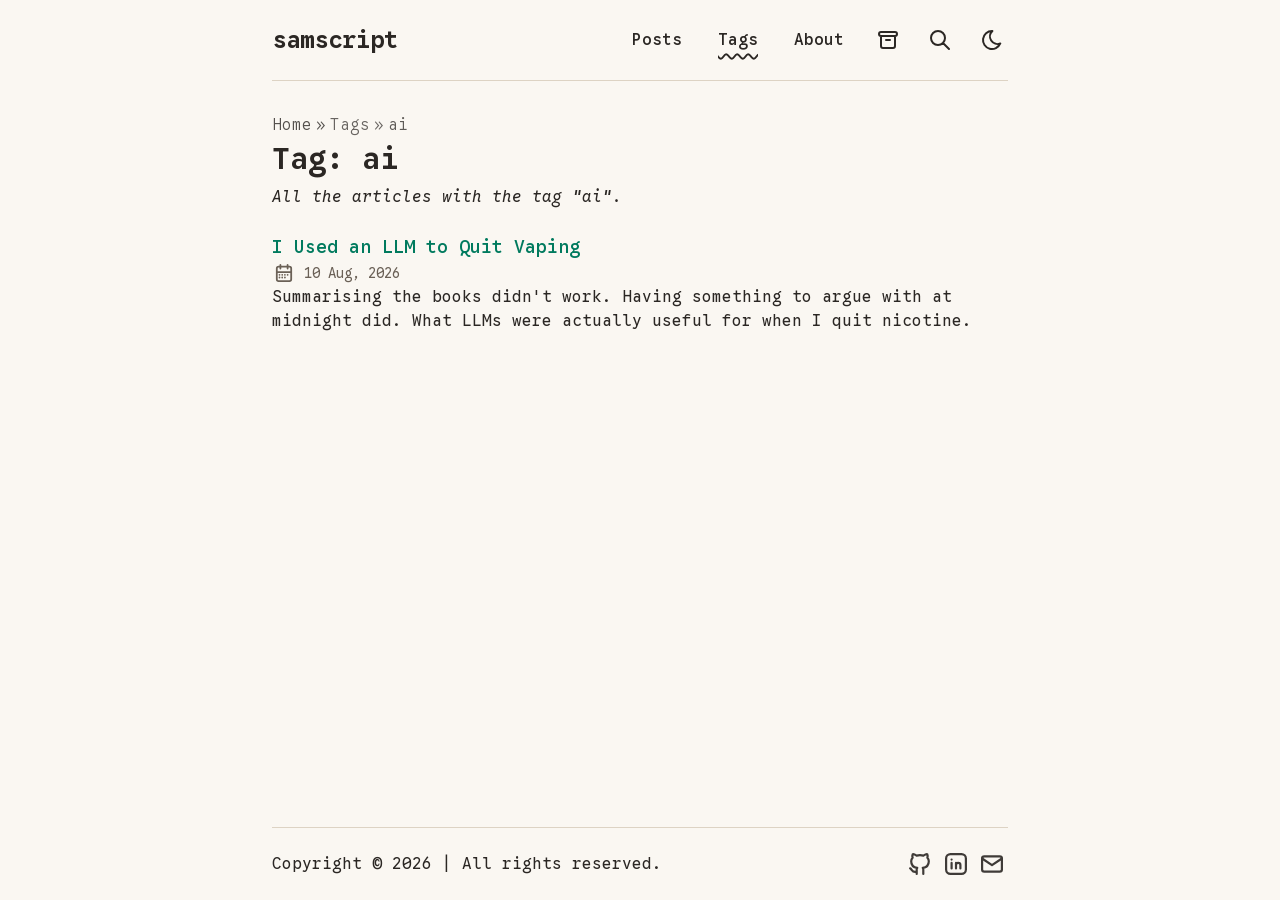
<file: tags/ai/index.html>
<!DOCTYPE html><html dir="ltr" lang="en" class="overflow-y-scroll scroll-smooth"><head><meta charset="UTF-8"><meta name="viewport" content="width=device-width, initial-scale=1"><link rel="icon" type="image/svg+xml" href="/favicon.svg"><link rel="icon" href="/favicon.ico"><link rel="canonical" href="https://samscript.dev/tags/ai/"><meta name="generator" content="Astro v7.0.3"><!-- Font --><style>@font-face{font-family:"Google Sans Code-1a30c214885cb404";src:url("/_astro/fonts/02154cca78ac33f2.woff") format("woff"), url("/_astro/fonts/478e42e4694872ef.ttf") format("truetype");font-display:swap;font-weight:300;font-style:italic;}@font-face{font-family:"Google Sans Code-1a30c214885cb404";src:url("/_astro/fonts/3a32a7a7a67f4f58.woff") format("woff"), url("/_astro/fonts/0863f4f6964aa89c.ttf") format("truetype");font-display:swap;font-weight:400;font-style:italic;}@font-face{font-family:"Google Sans Code-1a30c214885cb404";src:url("/_astro/fonts/a5c5808c25effec9.woff") format("woff"), url("/_astro/fonts/792eded6cb3f0350.ttf") format("truetype");font-display:swap;font-weight:500;font-style:italic;}@font-face{font-family:"Google Sans Code-1a30c214885cb404";src:url("/_astro/fonts/14314705006234cb.woff") format("woff"), url("/_astro/fonts/87d8fc1072d4917b.ttf") format("truetype");font-display:swap;font-weight:600;font-style:italic;}@font-face{font-family:"Google Sans Code-1a30c214885cb404";src:url("/_astro/fonts/c33265ba093eb291.woff") format("woff"), url("/_astro/fonts/ec883ed4db81a7d9.ttf") format("truetype");font-display:swap;font-weight:700;font-style:italic;}@font-face{font-family:"Google Sans Code-1a30c214885cb404";src:url("/_astro/fonts/c26ad40d3b1d9169.woff") format("woff"), url("/_astro/fonts/7a5ee0cfcde31b81.ttf") format("truetype");font-display:swap;font-weight:300;font-style:normal;}@font-face{font-family:"Google Sans Code-1a30c214885cb404";src:url("/_astro/fonts/87ca066ba5b2c7cf.woff") format("woff"), url("/_astro/fonts/f4e25dfe9d6152ec.ttf") format("truetype");font-display:swap;font-weight:400;font-style:normal;}@font-face{font-family:"Google Sans Code-1a30c214885cb404";src:url("/_astro/fonts/a9a0e80c053be3d5.woff") format("woff"), url("/_astro/fonts/a9df48ecd03749e4.ttf") format("truetype");font-display:swap;font-weight:500;font-style:normal;}@font-face{font-family:"Google Sans Code-1a30c214885cb404";src:url("/_astro/fonts/da468df88542c99b.woff") format("woff"), url("/_astro/fonts/90f9809471092714.ttf") format("truetype");font-display:swap;font-weight:600;font-style:normal;}@font-face{font-family:"Google Sans Code-1a30c214885cb404";src:url("/_astro/fonts/f914de358bc554f6.woff") format("woff"), url("/_astro/fonts/dbc9996f99c63e07.ttf") format("truetype");font-display:swap;font-weight:700;font-style:normal;}@font-face{font-family:"Google Sans Code-1a30c214885cb404 fallback: Courier New";src:local("Courier New");font-display:swap;font-weight:300;font-style:italic;size-adjust:99.9837%;ascent-override:96.6157%;descent-override:28.6047%;}@font-face{font-family:"Google Sans Code-1a30c214885cb404 fallback: Courier New";src:local("Courier New");font-display:swap;font-weight:400;font-style:italic;size-adjust:99.9837%;ascent-override:96.6157%;descent-override:28.6047%;}@font-face{font-family:"Google Sans Code-1a30c214885cb404 fallback: Courier New";src:local("Courier New");font-display:swap;font-weight:500;font-style:italic;size-adjust:99.9837%;ascent-override:96.6157%;descent-override:28.6047%;}@font-face{font-family:"Google Sans Code-1a30c214885cb404 fallback: Courier New";src:local("Courier New");font-display:swap;font-weight:600;font-style:italic;size-adjust:99.9837%;ascent-override:96.6157%;descent-override:28.6047%;}@font-face{font-family:"Google Sans Code-1a30c214885cb404 fallback: Courier New";src:local("Courier New");font-display:swap;font-weight:700;font-style:italic;size-adjust:99.9837%;ascent-override:96.6157%;descent-override:28.6047%;}@font-face{font-family:"Google Sans Code-1a30c214885cb404 fallback: Courier New";src:local("Courier New");font-display:swap;font-weight:300;font-style:normal;size-adjust:99.9837%;ascent-override:96.6157%;descent-override:28.6047%;}@font-face{font-family:"Google Sans Code-1a30c214885cb404 fallback: Courier New";src:local("Courier New");font-display:swap;font-weight:400;font-style:normal;size-adjust:99.9837%;ascent-override:96.6157%;descent-override:28.6047%;}@font-face{font-family:"Google Sans Code-1a30c214885cb404 fallback: Courier New";src:local("Courier New");font-display:swap;font-weight:500;font-style:normal;size-adjust:99.9837%;ascent-override:96.6157%;descent-override:28.6047%;}@font-face{font-family:"Google Sans Code-1a30c214885cb404 fallback: Courier New";src:local("Courier New");font-display:swap;font-weight:600;font-style:normal;size-adjust:99.9837%;ascent-override:96.6157%;descent-override:28.6047%;}@font-face{font-family:"Google Sans Code-1a30c214885cb404 fallback: Courier New";src:local("Courier New");font-display:swap;font-weight:700;font-style:normal;size-adjust:99.9837%;ascent-override:96.6157%;descent-override:28.6047%;}:root{--font-google-sans-code:"Google Sans Code-1a30c214885cb404","Google Sans Code-1a30c214885cb404 fallback: Courier New",monospace;}</style><!-- Primary meta --><title>Tag: ai | samscript</title><meta name="title" content="Tag: ai | samscript"><meta name="description" content="Software engineering notes by Samuel Norris. Architecture, tooling, and whatever I'm building at the time."><meta name="author" content="Samuel Norris"><link rel="sitemap" href="/sitemap-index.xml"><!-- Open Graph --><meta property="og:type" content="website"><meta property="og:site_name" content="samscript"><meta property="og:title" content="Tag: ai | samscript"><meta property="og:description" content="Software engineering notes by Samuel Norris. Architecture, tooling, and whatever I'm building at the time."><meta property="og:url" content="https://samscript.dev/tags/ai/"><meta property="og:image" content="https://samscript.dev/og.png"><!-- Twitter / X --><meta property="twitter:card" content="summary_large_image"><meta property="twitter:url" content="https://samscript.dev/tags/ai/"><meta property="twitter:title" content="Tag: ai | samscript"><meta property="twitter:description" content="Software engineering notes by Samuel Norris. Architecture, tooling, and whatever I'm building at the time."><meta property="twitter:image" content="https://samscript.dev/og.png"><!-- RSS autodiscovery --><link rel="alternate" type="application/rss+xml" title="samscript" href="https://samscript.dev/rss.xml/"><!-- Filled at runtime by theme.ts to match the current background colour --><meta name="theme-color" content=""><!-- Extra head content injected by child layouts (e.g. JSON-LD, article meta) --><!--
      Inline FOUC-prevention script: sets data-theme on <html> before
      the browser paints. Runs synchronously, no defer/async.
    --><script>
      (function () {
        const stored = localStorage.getItem("theme");
        const prefersDark = window.matchMedia(
          "(prefers-color-scheme: dark)"
        ).matches;
        const theme = stored ?? (prefersDark ? "dark" : "light");
        const root = document.firstElementChild;
        root?.setAttribute("data-theme", theme);
        root?.classList.toggle("dark", theme === "dark");
        // Expose value so theme.ts can skip re-detection.
        window.__theme = { value: theme };
      })();
    </script><meta name="astro-view-transitions-enabled" content="true"><meta name="astro-view-transitions-fallback" content="animate"><script type="module" src="/_astro/ClientRouter.astro_astro_type_script_index_0_lang.2i1RQzKf.js"></script><link rel="stylesheet" href="/_astro/Footer.Dfjeli3s.css"><style>@keyframes astroFadeInOut{0%{opacity:1}to{opacity:0}}@keyframes astroFadeIn{0%{opacity:0;mix-blend-mode:plus-lighter}to{opacity:1;mix-blend-mode:plus-lighter}}@keyframes astroFadeOut{0%{opacity:1;mix-blend-mode:plus-lighter}to{opacity:0;mix-blend-mode:plus-lighter}}@keyframes astroSlideFromRight{0%{transform:translate(100%)}}@keyframes astroSlideFromLeft{0%{transform:translate(-100%)}}@keyframes astroSlideToRight{to{transform:translate(100%)}}@keyframes astroSlideToLeft{to{transform:translate(-100%)}}@media (prefers-reduced-motion){::view-transition-group(*),::view-transition-old(*),::view-transition-new(*),[data-astro-transition-scope]{animation:none!important}}
</style><style>[data-astro-transition-scope="astro-jyu37kgb-1"] { view-transition-name: i-used-an-llm-to-quit-vaping; }@layer astro { ::view-transition-old(i-used-an-llm-to-quit-vaping) { 
	animation-duration: 180ms;
	animation-timing-function: cubic-bezier(0.76, 0, 0.24, 1);
	animation-fill-mode: both;
	animation-name: astroFadeOut; }::view-transition-new(i-used-an-llm-to-quit-vaping) { 
	animation-duration: 180ms;
	animation-timing-function: cubic-bezier(0.76, 0, 0.24, 1);
	animation-fill-mode: both;
	animation-name: astroFadeIn; }[data-astro-transition=back]::view-transition-old(i-used-an-llm-to-quit-vaping) { 
	animation-duration: 180ms;
	animation-timing-function: cubic-bezier(0.76, 0, 0.24, 1);
	animation-fill-mode: both;
	animation-name: astroFadeOut; }[data-astro-transition=back]::view-transition-new(i-used-an-llm-to-quit-vaping) { 
	animation-duration: 180ms;
	animation-timing-function: cubic-bezier(0.76, 0, 0.24, 1);
	animation-fill-mode: both;
	animation-name: astroFadeIn; } }[data-astro-transition-fallback="old"] [data-astro-transition-scope="astro-jyu37kgb-1"],
			[data-astro-transition-fallback="old"][data-astro-transition-scope="astro-jyu37kgb-1"] { 
	animation-duration: 180ms;
	animation-timing-function: cubic-bezier(0.76, 0, 0.24, 1);
	animation-fill-mode: both;
	animation-name: astroFadeOut; }[data-astro-transition-fallback="new"] [data-astro-transition-scope="astro-jyu37kgb-1"],
			[data-astro-transition-fallback="new"][data-astro-transition-scope="astro-jyu37kgb-1"] { 
	animation-duration: 180ms;
	animation-timing-function: cubic-bezier(0.76, 0, 0.24, 1);
	animation-fill-mode: both;
	animation-name: astroFadeIn; }[data-astro-transition=back][data-astro-transition-fallback="old"] [data-astro-transition-scope="astro-jyu37kgb-1"],
			[data-astro-transition=back][data-astro-transition-fallback="old"][data-astro-transition-scope="astro-jyu37kgb-1"] { 
	animation-duration: 180ms;
	animation-timing-function: cubic-bezier(0.76, 0, 0.24, 1);
	animation-fill-mode: both;
	animation-name: astroFadeOut; }[data-astro-transition=back][data-astro-transition-fallback="new"] [data-astro-transition-scope="astro-jyu37kgb-1"],
			[data-astro-transition=back][data-astro-transition-fallback="new"][data-astro-transition-scope="astro-jyu37kgb-1"] { 
	animation-duration: 180ms;
	animation-timing-function: cubic-bezier(0.76, 0, 0.24, 1);
	animation-fill-mode: both;
	animation-name: astroFadeIn; }</style></head><body class="bg-background font-app text-foreground selection:bg-accent selection:text-accent-foreground flex min-h-svh flex-col"><a id="skip-to-content" href="#main-content" class="bg-background text-accent absolute inset-s-16 -top-full z-50 px-3 py-2 backdrop-blur-lg transition-all focus:top-4">Skip to content</a><header class="app-layout flex flex-col items-center justify-between sm:flex-row"><div class="border-border bg-background relative flex w-full items-baseline justify-between border-b py-4 sm:items-center sm:py-6"><a href="/" class="absolute py-1 text-xl leading-8 font-semibold whitespace-nowrap sm:static sm:my-auto sm:text-2xl sm:leading-none">samscript</a><nav id="nav-menu" class="flex w-full flex-col items-center sm:ms-2 sm:flex-row sm:justify-end sm:space-x-4 sm:py-0"><button id="menu-btn" class="focus-outline self-end p-2 sm:hidden" aria-label="Open menu" aria-expanded="false" aria-controls="menu-items" data-label-open="Open menu" data-label-close="Close menu"><svg width="24" height="24" fill="none" stroke="currentColor" stroke-linecap="round" stroke-linejoin="round" stroke-width="2" class="hidden" viewBox="0 0 24 24" id="close-icon"><path stroke="none" d="M0 0h24v24H0z" /><path d="M18 6 6 18M6 6l12 12" /></svg><svg width="24" height="24" fill="none" stroke="currentColor" stroke-linecap="round" stroke-linejoin="round" stroke-width="2" class="icon icon-tabler icons-tabler-outline icon-tabler-menu-deep" viewBox="0 0 24 24" id="menu-icon"><path stroke="none" d="M0 0h24v24H0z" /><path d="M4 6h16M7 12h13M10 18h10" /></svg></button><ul id="menu-items" class="[&amp;&gt;li&gt;a]:hover:text-accent mt-4 hidden w-44 grid-cols-2 place-content-center gap-2 sm:mt-0 sm:flex sm:w-auto sm:gap-x-5 sm:gap-y-0 sm:[&amp;&gt;li]:h-8 [&amp;&gt;li&gt;a]:block [&amp;&gt;li&gt;a]:px-4 [&amp;&gt;li&gt;a]:py-3 [&amp;&gt;li&gt;a]:text-center [&amp;&gt;li&gt;a]:font-medium sm:[&amp;&gt;li&gt;a]:px-2 sm:[&amp;&gt;li&gt;a]:py-1"><li class="col-span-2"><a href="/posts/">Posts</a></li><li class="col-span-2"><a href="/tags/" class="active-nav">Tags</a></li><li class="col-span-2"><a href="/about/">About</a></li><li class="col-span-2"><a href="/archives/" title="Archives" aria-label="Archives" class="group inline-flex items-center gap-1 hover:text-accent focus-outline flex size-full justify-center p-3 sm:relative sm:size-8 sm:p-0"><svg width="24" height="24" fill="none" stroke="currentColor" stroke-linecap="round" stroke-linejoin="round" stroke-width="2" class="hidden sm:absolute sm:top-1/2 sm:left-1/2 sm:block sm:size-6 sm:-translate-x-1/2 sm:-translate-y-1/2" viewBox="0 0 24 24"><path stroke="none" d="M0 0h24v24H0z" /><path d="M3 6a2 2 0 0 1 2-2h14a2 2 0 0 1 2 2v0a2 2 0 0 1-2 2H5a2 2 0 0 1-2-2M5 8v10a2 2 0 0 0 2 2h10a2 2 0 0 0 2-2V8M10 12h4" /></svg><span class="sm:sr-only">Archives</span></a></li><li class="col-span-1 flex items-center justify-center"><a href="/search/" title="Search" aria-label="Search" class="group inline-flex items-center gap-1 hover:text-accent focus-outline relative size-8"><svg width="24" height="24" fill="none" stroke="currentColor" stroke-linecap="round" stroke-linejoin="round" stroke-width="2" class="absolute top-1/2 left-1/2 size-6 -translate-x-1/2 -translate-y-1/2" viewBox="0 0 24 24"><path stroke="none" d="M0 0h24v24H0z" /><path d="M3 10a7 7 0 1 0 14 0 7 7 0 1 0-14 0M21 21l-6-6" /></svg><span class="sr-only">Search</span></a></li><li class="col-span-1 flex items-center justify-center"><button id="theme-btn" class="focus-outline hover:[&amp;&gt;svg]:stroke-accent relative size-12 p-4 sm:size-8" title="Toggle theme" aria-label="auto" aria-live="polite"><svg width="24" height="24" fill="none" stroke="currentColor" stroke-linecap="round" stroke-linejoin="round" stroke-width="2" class="absolute top-[50%] left-[50%] translate-[-50%] scale-100 rotate-0 transition-all dark:scale-0 dark:-rotate-90" viewBox="0 0 24 24"><path stroke="none" d="M0 0h24v24H0z" /><path d="M12 3h.393a7.5 7.5 0 0 0 7.92 12.446A9 9 0 1 1 12 2.992z" /></svg><svg width="24" height="24" fill="none" stroke="currentColor" stroke-linecap="round" stroke-linejoin="round" stroke-width="2" class="absolute top-[50%] left-[50%] translate-[-50%] scale-0 rotate-90 transition-all dark:scale-100 dark:rotate-0" viewBox="0 0 24 24"><path stroke="none" d="M0 0h24v24H0z" /><path d="M14.828 14.828a4 4 0 1 0-5.656-5.656 4 4 0 0 0 5.656 5.656M6.343 17.657l-1.414 1.414M6.343 6.343 4.929 4.929M17.657 6.343l1.414-1.414M17.657 17.657l1.414 1.414M4 12H2M12 4V2M20 12h2M12 20v2" /></svg></button></li></ul></nav></div></header><script type="module">function e(){let e=document.querySelector(`#menu-btn`),t=document.querySelector(`#menu-items`),n=document.querySelector(`#menu-icon`),r=document.querySelector(`#close-icon`);if(!e||!t||!n||!r)return;let i=e.dataset.labelOpen??`Open menu`,a=e.dataset.labelClose??`Close menu`;e.addEventListener(`click`,()=>{let o=e.getAttribute(`aria-expanded`)===`true`;e.setAttribute(`aria-expanded`,o?`false`:`true`),e.setAttribute(`aria-label`,o?i:a),t.classList.toggle(`hidden`),t.classList.toggle(`grid`),n.classList.toggle(`hidden`),r.classList.toggle(`hidden`)})}function t(){let e=document.getElementById(`skip-to-content`);e&&e.addEventListener(`click`,e=>{if(e.defaultPrevented||e.metaKey||e.ctrlKey||e.shiftKey||e.button!==0)return;e.preventDefault();let t=document.getElementById(`main-content`);t&&(t.setAttribute(`tabindex`,`-1`),t.addEventListener(`blur`,()=>t.removeAttribute(`tabindex`),{once:!0}),t.focus(),t.scrollIntoView({behavior:`smooth`}))})}e(),document.addEventListener(`astro:after-swap`,e),t(),document.addEventListener(`astro:after-swap`,t);</script><nav class="app-layout mt-8 mb-1" aria-label="breadcrumb"><ul class="flex flex-wrap items-center gap-x-1 font-light [&amp;&gt;li:not(:last-child)&gt;a]:hover:opacity-100"><li class="flex items-center gap-x-1"><a href="/" class="opacity-80">Home</a><span aria-hidden="true" class="opacity-80">&raquo;</span></li><li class="flex items-center gap-x-1"><a href="/tags/" class="capitalize opacity-70">Tags</a><span aria-hidden="true" class="opacity-70">&raquo;</span></li><li><span class="capitalize opacity-75 lowercase" aria-current="page">ai</span></li></ul></nav><main data-backUrl="/tags/ai/" id="main-content" class="app-layout pb-4"><h1 class="text-2xl font-semibold sm:text-3xl">Tag: ai</h1><p class="mt-2 mb-6 italic">All the articles with the tag &quot;ai&quot;.</p><ul><li class="my-6"><a href="/posts/i-used-an-llm-to-quit-vaping/" class="text-accent inline-block text-lg font-medium decoration-dashed underline-offset-4 hover:underline focus-visible:no-underline focus-visible:underline-offset-0"><h2 data-astro-transition-scope="astro-jyu37kgb-1">I Used an LLM to Quit Vaping</h2></a><div class="text-muted-foreground flex items-center gap-x-2"><svg width="24" height="24" fill="none" stroke="currentColor" stroke-linecap="round" stroke-linejoin="round" stroke-width="2" class="inline-block size-6 min-w-5.5 scale-90" viewBox="0 0 24 24"><path stroke="none" d="M0 0h24v24H0z" /><path d="M4 7a2 2 0 0 1 2-2h12a2 2 0 0 1 2 2v12a2 2 0 0 1-2 2H6a2 2 0 0 1-2-2zM16 3v4M8 3v4M4 11h16M7 14h.013M10.01 14h.005M13.01 14h.005M16.015 14h.005M13.015 17h.005M7.01 17h.005M10.01 17h.005" /></svg><time class="text-sm" datetime="2026-08-09T23:00:00.000Z">10 Aug, 2026</time></div><p>Summarising the books didn&#39;t work. Having something to argue with at midnight did. What LLMs were actually useful for when I quit nicotine.</p></li></ul></main><script type="module">document.addEventListener(`astro:page-load`,()=>{let e=document.querySelector(`#main-content`)?.dataset?.backurl;e&&sessionStorage.setItem(`backUrl`,e)});</script><footer class="app-layout mt-auto"><div class="border-border flex flex-col items-center justify-between border-t py-6 sm:flex-row-reverse sm:py-4"><div class="flex flex-wrap items-center gap-1"><a href="https://github.com/sampnorris" title="samscript on Github" class="group inline-flex items-center gap-1 hover:text-accent p-2 hover:rotate-6 sm:p-1"><svg width="24" height="24" fill="none" stroke="currentColor" stroke-linecap="round" stroke-linejoin="round" stroke-width="2" class="inline-block size-6 scale-125 fill-transparent stroke-current stroke-2 opacity-90 group-hover:fill-transparent sm:scale-110" viewBox="0 0 24 24"><path stroke="none" d="M0 0h24v24H0z" /><path d="M9 19c-4.3 1.4-4.3-2.5-6-3m12 5v-3.5c0-1 .1-1.4-.5-2 2.8-.3 5.5-1.4 5.5-6a4.6 4.6 0 0 0-1.3-3.2 4.2 4.2 0 0 0-.1-3.2s-1.1-.3-3.5 1.3a12.3 12.3 0 0 0-6.2 0C6.5 2.8 5.4 3.1 5.4 3.1a4.2 4.2 0 0 0-.1 3.2A4.6 4.6 0 0 0 4 9.5c0 4.6 2.7 5.7 5.5 6-.6.6-.6 1.2-.5 2V21" /></svg><span class="sr-only">samscript on Github</span></a><a href="https://www.linkedin.com/in/sampnorris/" title="samscript on Linkedin" class="group inline-flex items-center gap-1 hover:text-accent p-2 hover:rotate-6 sm:p-1"><svg width="24" height="24" fill="none" stroke="currentColor" stroke-linecap="round" stroke-linejoin="round" stroke-width="2" class="inline-block size-6 scale-125 fill-transparent stroke-current stroke-2 opacity-90 group-hover:fill-transparent sm:scale-110" viewBox="0 0 24 24"><path stroke="none" d="M0 0h24v24H0z" /><path d="M8 11v5M8 8v.01M12 16v-5M16 16v-3a2 2 0 1 0-4 0" /><path d="M3 7a4 4 0 0 1 4-4h10a4 4 0 0 1 4 4v10a4 4 0 0 1-4 4H7a4 4 0 0 1-4-4z" /></svg><span class="sr-only">samscript on Linkedin</span></a><a href="mailto:samuel@samscript.dev" title="Send an email to samscript" class="group inline-flex items-center gap-1 hover:text-accent p-2 hover:rotate-6 sm:p-1"><svg width="24" height="24" fill="none" stroke="currentColor" stroke-linecap="round" stroke-linejoin="round" stroke-width="2" class="inline-block size-6 scale-125 fill-transparent stroke-current stroke-2 opacity-90 group-hover:fill-transparent sm:scale-110" viewBox="0 0 24 24"><path stroke="none" d="M0 0h24v24H0z" /><path d="M3 7a2 2 0 0 1 2-2h14a2 2 0 0 1 2 2v10a2 2 0 0 1-2 2H5a2 2 0 0 1-2-2z" /><path d="m3 7 9 6 9-6" /></svg><span class="sr-only">Send an email to samscript</span></a></div><div class="my-2 flex flex-col items-center whitespace-nowrap sm:flex-row"><span>Copyright &#169; 2026</span><span class="hidden sm:inline">&nbsp;|&nbsp;</span><span>All rights reserved.</span></div></div></footer><script type="module">var e=`theme`,t=`light`,n=`dark`;function r(){return localStorage.getItem(e)||(window.matchMedia(`(prefers-color-scheme: dark)`).matches?n:t)}var i=window.__theme?.value??r();function a(){localStorage.setItem(e,i),o()}function o(){let e=document.firstElementChild;e?.setAttribute(`data-theme`,i),e?.classList.toggle(`dark`,i===n),document.querySelector(`#theme-btn`)?.setAttribute(`aria-label`,i);let t=window.getComputedStyle(document.body).backgroundColor;document.querySelector(`meta[name='theme-color']`)?.setAttribute(`content`,t)}function s(){o(),document.querySelector(`#theme-btn`)?.addEventListener(`click`,()=>{i=i===t?n:t,a()})}s(),document.addEventListener(`astro:after-swap`,s),document.addEventListener(`astro:before-swap`,e=>{let t=document.querySelector(`meta[name='theme-color']`)?.getAttribute(`content`);t&&e.newDocument.querySelector(`meta[name='theme-color']`)?.setAttribute(`content`,t)}),window.matchMedia(`(prefers-color-scheme: dark)`).addEventListener(`change`,({matches:e})=>{i=e?n:t,a()});</script></body></html>
</file>
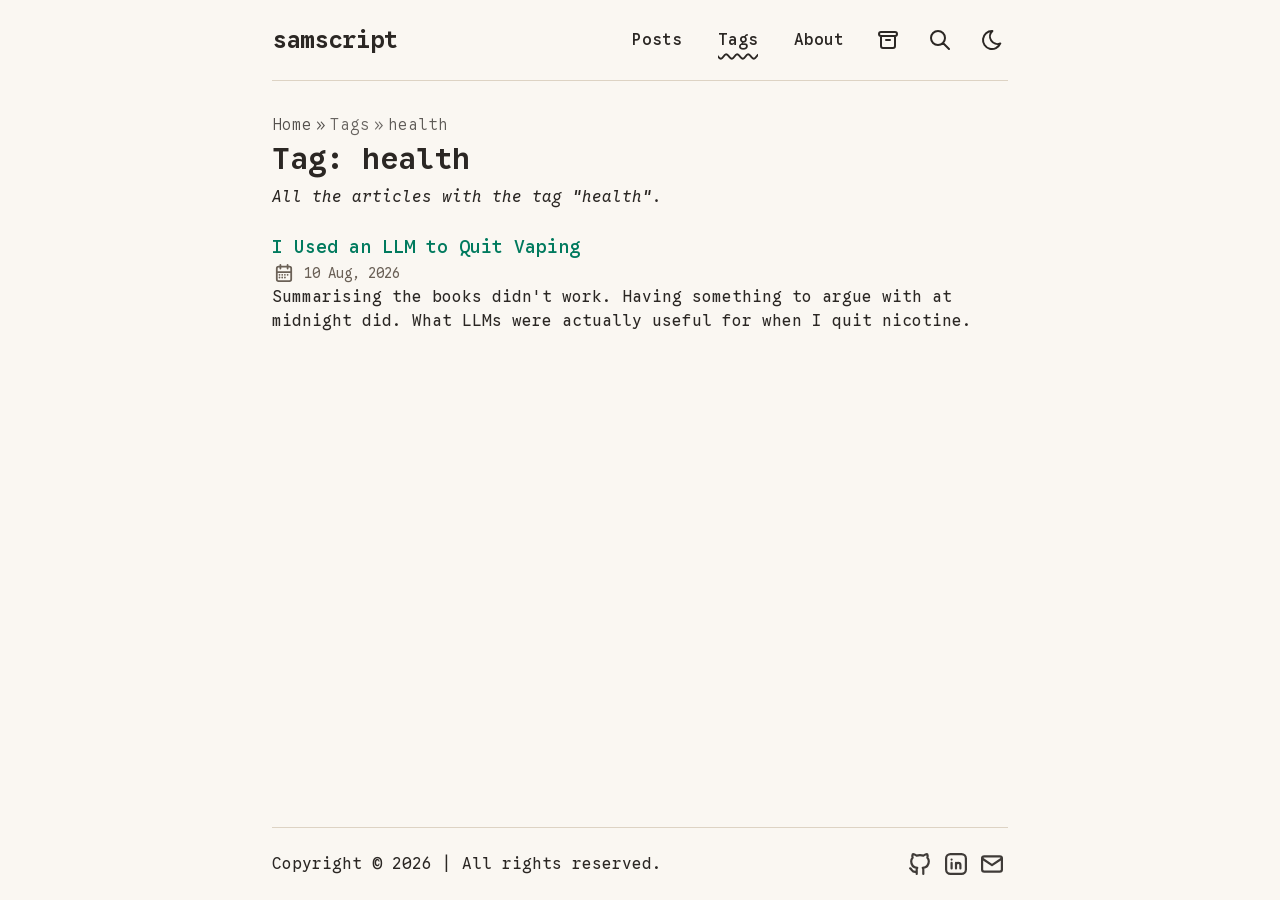
<file: tags/health/index.html>
<!DOCTYPE html><html dir="ltr" lang="en" class="overflow-y-scroll scroll-smooth"><head><meta charset="UTF-8"><meta name="viewport" content="width=device-width, initial-scale=1"><link rel="icon" type="image/svg+xml" href="/favicon.svg"><link rel="icon" href="/favicon.ico"><link rel="canonical" href="https://samscript.dev/tags/health/"><meta name="generator" content="Astro v7.0.3"><!-- Font --><style>@font-face{font-family:"Google Sans Code-1a30c214885cb404";src:url("/_astro/fonts/02154cca78ac33f2.woff") format("woff"), url("/_astro/fonts/478e42e4694872ef.ttf") format("truetype");font-display:swap;font-weight:300;font-style:italic;}@font-face{font-family:"Google Sans Code-1a30c214885cb404";src:url("/_astro/fonts/3a32a7a7a67f4f58.woff") format("woff"), url("/_astro/fonts/0863f4f6964aa89c.ttf") format("truetype");font-display:swap;font-weight:400;font-style:italic;}@font-face{font-family:"Google Sans Code-1a30c214885cb404";src:url("/_astro/fonts/a5c5808c25effec9.woff") format("woff"), url("/_astro/fonts/792eded6cb3f0350.ttf") format("truetype");font-display:swap;font-weight:500;font-style:italic;}@font-face{font-family:"Google Sans Code-1a30c214885cb404";src:url("/_astro/fonts/14314705006234cb.woff") format("woff"), url("/_astro/fonts/87d8fc1072d4917b.ttf") format("truetype");font-display:swap;font-weight:600;font-style:italic;}@font-face{font-family:"Google Sans Code-1a30c214885cb404";src:url("/_astro/fonts/c33265ba093eb291.woff") format("woff"), url("/_astro/fonts/ec883ed4db81a7d9.ttf") format("truetype");font-display:swap;font-weight:700;font-style:italic;}@font-face{font-family:"Google Sans Code-1a30c214885cb404";src:url("/_astro/fonts/c26ad40d3b1d9169.woff") format("woff"), url("/_astro/fonts/7a5ee0cfcde31b81.ttf") format("truetype");font-display:swap;font-weight:300;font-style:normal;}@font-face{font-family:"Google Sans Code-1a30c214885cb404";src:url("/_astro/fonts/87ca066ba5b2c7cf.woff") format("woff"), url("/_astro/fonts/f4e25dfe9d6152ec.ttf") format("truetype");font-display:swap;font-weight:400;font-style:normal;}@font-face{font-family:"Google Sans Code-1a30c214885cb404";src:url("/_astro/fonts/a9a0e80c053be3d5.woff") format("woff"), url("/_astro/fonts/a9df48ecd03749e4.ttf") format("truetype");font-display:swap;font-weight:500;font-style:normal;}@font-face{font-family:"Google Sans Code-1a30c214885cb404";src:url("/_astro/fonts/da468df88542c99b.woff") format("woff"), url("/_astro/fonts/90f9809471092714.ttf") format("truetype");font-display:swap;font-weight:600;font-style:normal;}@font-face{font-family:"Google Sans Code-1a30c214885cb404";src:url("/_astro/fonts/f914de358bc554f6.woff") format("woff"), url("/_astro/fonts/dbc9996f99c63e07.ttf") format("truetype");font-display:swap;font-weight:700;font-style:normal;}@font-face{font-family:"Google Sans Code-1a30c214885cb404 fallback: Courier New";src:local("Courier New");font-display:swap;font-weight:300;font-style:italic;size-adjust:99.9837%;ascent-override:96.6157%;descent-override:28.6047%;}@font-face{font-family:"Google Sans Code-1a30c214885cb404 fallback: Courier New";src:local("Courier New");font-display:swap;font-weight:400;font-style:italic;size-adjust:99.9837%;ascent-override:96.6157%;descent-override:28.6047%;}@font-face{font-family:"Google Sans Code-1a30c214885cb404 fallback: Courier New";src:local("Courier New");font-display:swap;font-weight:500;font-style:italic;size-adjust:99.9837%;ascent-override:96.6157%;descent-override:28.6047%;}@font-face{font-family:"Google Sans Code-1a30c214885cb404 fallback: Courier New";src:local("Courier New");font-display:swap;font-weight:600;font-style:italic;size-adjust:99.9837%;ascent-override:96.6157%;descent-override:28.6047%;}@font-face{font-family:"Google Sans Code-1a30c214885cb404 fallback: Courier New";src:local("Courier New");font-display:swap;font-weight:700;font-style:italic;size-adjust:99.9837%;ascent-override:96.6157%;descent-override:28.6047%;}@font-face{font-family:"Google Sans Code-1a30c214885cb404 fallback: Courier New";src:local("Courier New");font-display:swap;font-weight:300;font-style:normal;size-adjust:99.9837%;ascent-override:96.6157%;descent-override:28.6047%;}@font-face{font-family:"Google Sans Code-1a30c214885cb404 fallback: Courier New";src:local("Courier New");font-display:swap;font-weight:400;font-style:normal;size-adjust:99.9837%;ascent-override:96.6157%;descent-override:28.6047%;}@font-face{font-family:"Google Sans Code-1a30c214885cb404 fallback: Courier New";src:local("Courier New");font-display:swap;font-weight:500;font-style:normal;size-adjust:99.9837%;ascent-override:96.6157%;descent-override:28.6047%;}@font-face{font-family:"Google Sans Code-1a30c214885cb404 fallback: Courier New";src:local("Courier New");font-display:swap;font-weight:600;font-style:normal;size-adjust:99.9837%;ascent-override:96.6157%;descent-override:28.6047%;}@font-face{font-family:"Google Sans Code-1a30c214885cb404 fallback: Courier New";src:local("Courier New");font-display:swap;font-weight:700;font-style:normal;size-adjust:99.9837%;ascent-override:96.6157%;descent-override:28.6047%;}:root{--font-google-sans-code:"Google Sans Code-1a30c214885cb404","Google Sans Code-1a30c214885cb404 fallback: Courier New",monospace;}</style><!-- Primary meta --><title>Tag: health | samscript</title><meta name="title" content="Tag: health | samscript"><meta name="description" content="Software engineering notes by Samuel Norris. Architecture, tooling, and whatever I'm building at the time."><meta name="author" content="Samuel Norris"><link rel="sitemap" href="/sitemap-index.xml"><!-- Open Graph --><meta property="og:type" content="website"><meta property="og:site_name" content="samscript"><meta property="og:title" content="Tag: health | samscript"><meta property="og:description" content="Software engineering notes by Samuel Norris. Architecture, tooling, and whatever I'm building at the time."><meta property="og:url" content="https://samscript.dev/tags/health/"><meta property="og:image" content="https://samscript.dev/og.png"><!-- Twitter / X --><meta property="twitter:card" content="summary_large_image"><meta property="twitter:url" content="https://samscript.dev/tags/health/"><meta property="twitter:title" content="Tag: health | samscript"><meta property="twitter:description" content="Software engineering notes by Samuel Norris. Architecture, tooling, and whatever I'm building at the time."><meta property="twitter:image" content="https://samscript.dev/og.png"><!-- RSS autodiscovery --><link rel="alternate" type="application/rss+xml" title="samscript" href="https://samscript.dev/rss.xml/"><!-- Filled at runtime by theme.ts to match the current background colour --><meta name="theme-color" content=""><!-- Extra head content injected by child layouts (e.g. JSON-LD, article meta) --><!--
      Inline FOUC-prevention script: sets data-theme on <html> before
      the browser paints. Runs synchronously, no defer/async.
    --><script>
      (function () {
        const stored = localStorage.getItem("theme");
        const prefersDark = window.matchMedia(
          "(prefers-color-scheme: dark)"
        ).matches;
        const theme = stored ?? (prefersDark ? "dark" : "light");
        const root = document.firstElementChild;
        root?.setAttribute("data-theme", theme);
        root?.classList.toggle("dark", theme === "dark");
        // Expose value so theme.ts can skip re-detection.
        window.__theme = { value: theme };
      })();
    </script><meta name="astro-view-transitions-enabled" content="true"><meta name="astro-view-transitions-fallback" content="animate"><script type="module" src="/_astro/ClientRouter.astro_astro_type_script_index_0_lang.2i1RQzKf.js"></script><link rel="stylesheet" href="/_astro/Footer.Dfjeli3s.css"><style>@keyframes astroFadeInOut{0%{opacity:1}to{opacity:0}}@keyframes astroFadeIn{0%{opacity:0;mix-blend-mode:plus-lighter}to{opacity:1;mix-blend-mode:plus-lighter}}@keyframes astroFadeOut{0%{opacity:1;mix-blend-mode:plus-lighter}to{opacity:0;mix-blend-mode:plus-lighter}}@keyframes astroSlideFromRight{0%{transform:translate(100%)}}@keyframes astroSlideFromLeft{0%{transform:translate(-100%)}}@keyframes astroSlideToRight{to{transform:translate(100%)}}@keyframes astroSlideToLeft{to{transform:translate(-100%)}}@media (prefers-reduced-motion){::view-transition-group(*),::view-transition-old(*),::view-transition-new(*),[data-astro-transition-scope]{animation:none!important}}
</style><style>[data-astro-transition-scope="astro-jyu37kgb-1"] { view-transition-name: i-used-an-llm-to-quit-vaping; }@layer astro { ::view-transition-old(i-used-an-llm-to-quit-vaping) { 
	animation-duration: 180ms;
	animation-timing-function: cubic-bezier(0.76, 0, 0.24, 1);
	animation-fill-mode: both;
	animation-name: astroFadeOut; }::view-transition-new(i-used-an-llm-to-quit-vaping) { 
	animation-duration: 180ms;
	animation-timing-function: cubic-bezier(0.76, 0, 0.24, 1);
	animation-fill-mode: both;
	animation-name: astroFadeIn; }[data-astro-transition=back]::view-transition-old(i-used-an-llm-to-quit-vaping) { 
	animation-duration: 180ms;
	animation-timing-function: cubic-bezier(0.76, 0, 0.24, 1);
	animation-fill-mode: both;
	animation-name: astroFadeOut; }[data-astro-transition=back]::view-transition-new(i-used-an-llm-to-quit-vaping) { 
	animation-duration: 180ms;
	animation-timing-function: cubic-bezier(0.76, 0, 0.24, 1);
	animation-fill-mode: both;
	animation-name: astroFadeIn; } }[data-astro-transition-fallback="old"] [data-astro-transition-scope="astro-jyu37kgb-1"],
			[data-astro-transition-fallback="old"][data-astro-transition-scope="astro-jyu37kgb-1"] { 
	animation-duration: 180ms;
	animation-timing-function: cubic-bezier(0.76, 0, 0.24, 1);
	animation-fill-mode: both;
	animation-name: astroFadeOut; }[data-astro-transition-fallback="new"] [data-astro-transition-scope="astro-jyu37kgb-1"],
			[data-astro-transition-fallback="new"][data-astro-transition-scope="astro-jyu37kgb-1"] { 
	animation-duration: 180ms;
	animation-timing-function: cubic-bezier(0.76, 0, 0.24, 1);
	animation-fill-mode: both;
	animation-name: astroFadeIn; }[data-astro-transition=back][data-astro-transition-fallback="old"] [data-astro-transition-scope="astro-jyu37kgb-1"],
			[data-astro-transition=back][data-astro-transition-fallback="old"][data-astro-transition-scope="astro-jyu37kgb-1"] { 
	animation-duration: 180ms;
	animation-timing-function: cubic-bezier(0.76, 0, 0.24, 1);
	animation-fill-mode: both;
	animation-name: astroFadeOut; }[data-astro-transition=back][data-astro-transition-fallback="new"] [data-astro-transition-scope="astro-jyu37kgb-1"],
			[data-astro-transition=back][data-astro-transition-fallback="new"][data-astro-transition-scope="astro-jyu37kgb-1"] { 
	animation-duration: 180ms;
	animation-timing-function: cubic-bezier(0.76, 0, 0.24, 1);
	animation-fill-mode: both;
	animation-name: astroFadeIn; }</style></head><body class="bg-background font-app text-foreground selection:bg-accent selection:text-accent-foreground flex min-h-svh flex-col"><a id="skip-to-content" href="#main-content" class="bg-background text-accent absolute inset-s-16 -top-full z-50 px-3 py-2 backdrop-blur-lg transition-all focus:top-4">Skip to content</a><header class="app-layout flex flex-col items-center justify-between sm:flex-row"><div class="border-border bg-background relative flex w-full items-baseline justify-between border-b py-4 sm:items-center sm:py-6"><a href="/" class="absolute py-1 text-xl leading-8 font-semibold whitespace-nowrap sm:static sm:my-auto sm:text-2xl sm:leading-none">samscript</a><nav id="nav-menu" class="flex w-full flex-col items-center sm:ms-2 sm:flex-row sm:justify-end sm:space-x-4 sm:py-0"><button id="menu-btn" class="focus-outline self-end p-2 sm:hidden" aria-label="Open menu" aria-expanded="false" aria-controls="menu-items" data-label-open="Open menu" data-label-close="Close menu"><svg width="24" height="24" fill="none" stroke="currentColor" stroke-linecap="round" stroke-linejoin="round" stroke-width="2" class="hidden" viewBox="0 0 24 24" id="close-icon"><path stroke="none" d="M0 0h24v24H0z" /><path d="M18 6 6 18M6 6l12 12" /></svg><svg width="24" height="24" fill="none" stroke="currentColor" stroke-linecap="round" stroke-linejoin="round" stroke-width="2" class="icon icon-tabler icons-tabler-outline icon-tabler-menu-deep" viewBox="0 0 24 24" id="menu-icon"><path stroke="none" d="M0 0h24v24H0z" /><path d="M4 6h16M7 12h13M10 18h10" /></svg></button><ul id="menu-items" class="[&amp;&gt;li&gt;a]:hover:text-accent mt-4 hidden w-44 grid-cols-2 place-content-center gap-2 sm:mt-0 sm:flex sm:w-auto sm:gap-x-5 sm:gap-y-0 sm:[&amp;&gt;li]:h-8 [&amp;&gt;li&gt;a]:block [&amp;&gt;li&gt;a]:px-4 [&amp;&gt;li&gt;a]:py-3 [&amp;&gt;li&gt;a]:text-center [&amp;&gt;li&gt;a]:font-medium sm:[&amp;&gt;li&gt;a]:px-2 sm:[&amp;&gt;li&gt;a]:py-1"><li class="col-span-2"><a href="/posts/">Posts</a></li><li class="col-span-2"><a href="/tags/" class="active-nav">Tags</a></li><li class="col-span-2"><a href="/about/">About</a></li><li class="col-span-2"><a href="/archives/" title="Archives" aria-label="Archives" class="group inline-flex items-center gap-1 hover:text-accent focus-outline flex size-full justify-center p-3 sm:relative sm:size-8 sm:p-0"><svg width="24" height="24" fill="none" stroke="currentColor" stroke-linecap="round" stroke-linejoin="round" stroke-width="2" class="hidden sm:absolute sm:top-1/2 sm:left-1/2 sm:block sm:size-6 sm:-translate-x-1/2 sm:-translate-y-1/2" viewBox="0 0 24 24"><path stroke="none" d="M0 0h24v24H0z" /><path d="M3 6a2 2 0 0 1 2-2h14a2 2 0 0 1 2 2v0a2 2 0 0 1-2 2H5a2 2 0 0 1-2-2M5 8v10a2 2 0 0 0 2 2h10a2 2 0 0 0 2-2V8M10 12h4" /></svg><span class="sm:sr-only">Archives</span></a></li><li class="col-span-1 flex items-center justify-center"><a href="/search/" title="Search" aria-label="Search" class="group inline-flex items-center gap-1 hover:text-accent focus-outline relative size-8"><svg width="24" height="24" fill="none" stroke="currentColor" stroke-linecap="round" stroke-linejoin="round" stroke-width="2" class="absolute top-1/2 left-1/2 size-6 -translate-x-1/2 -translate-y-1/2" viewBox="0 0 24 24"><path stroke="none" d="M0 0h24v24H0z" /><path d="M3 10a7 7 0 1 0 14 0 7 7 0 1 0-14 0M21 21l-6-6" /></svg><span class="sr-only">Search</span></a></li><li class="col-span-1 flex items-center justify-center"><button id="theme-btn" class="focus-outline hover:[&amp;&gt;svg]:stroke-accent relative size-12 p-4 sm:size-8" title="Toggle theme" aria-label="auto" aria-live="polite"><svg width="24" height="24" fill="none" stroke="currentColor" stroke-linecap="round" stroke-linejoin="round" stroke-width="2" class="absolute top-[50%] left-[50%] translate-[-50%] scale-100 rotate-0 transition-all dark:scale-0 dark:-rotate-90" viewBox="0 0 24 24"><path stroke="none" d="M0 0h24v24H0z" /><path d="M12 3h.393a7.5 7.5 0 0 0 7.92 12.446A9 9 0 1 1 12 2.992z" /></svg><svg width="24" height="24" fill="none" stroke="currentColor" stroke-linecap="round" stroke-linejoin="round" stroke-width="2" class="absolute top-[50%] left-[50%] translate-[-50%] scale-0 rotate-90 transition-all dark:scale-100 dark:rotate-0" viewBox="0 0 24 24"><path stroke="none" d="M0 0h24v24H0z" /><path d="M14.828 14.828a4 4 0 1 0-5.656-5.656 4 4 0 0 0 5.656 5.656M6.343 17.657l-1.414 1.414M6.343 6.343 4.929 4.929M17.657 6.343l1.414-1.414M17.657 17.657l1.414 1.414M4 12H2M12 4V2M20 12h2M12 20v2" /></svg></button></li></ul></nav></div></header><script type="module">function e(){let e=document.querySelector(`#menu-btn`),t=document.querySelector(`#menu-items`),n=document.querySelector(`#menu-icon`),r=document.querySelector(`#close-icon`);if(!e||!t||!n||!r)return;let i=e.dataset.labelOpen??`Open menu`,a=e.dataset.labelClose??`Close menu`;e.addEventListener(`click`,()=>{let o=e.getAttribute(`aria-expanded`)===`true`;e.setAttribute(`aria-expanded`,o?`false`:`true`),e.setAttribute(`aria-label`,o?i:a),t.classList.toggle(`hidden`),t.classList.toggle(`grid`),n.classList.toggle(`hidden`),r.classList.toggle(`hidden`)})}function t(){let e=document.getElementById(`skip-to-content`);e&&e.addEventListener(`click`,e=>{if(e.defaultPrevented||e.metaKey||e.ctrlKey||e.shiftKey||e.button!==0)return;e.preventDefault();let t=document.getElementById(`main-content`);t&&(t.setAttribute(`tabindex`,`-1`),t.addEventListener(`blur`,()=>t.removeAttribute(`tabindex`),{once:!0}),t.focus(),t.scrollIntoView({behavior:`smooth`}))})}e(),document.addEventListener(`astro:after-swap`,e),t(),document.addEventListener(`astro:after-swap`,t);</script><nav class="app-layout mt-8 mb-1" aria-label="breadcrumb"><ul class="flex flex-wrap items-center gap-x-1 font-light [&amp;&gt;li:not(:last-child)&gt;a]:hover:opacity-100"><li class="flex items-center gap-x-1"><a href="/" class="opacity-80">Home</a><span aria-hidden="true" class="opacity-80">&raquo;</span></li><li class="flex items-center gap-x-1"><a href="/tags/" class="capitalize opacity-70">Tags</a><span aria-hidden="true" class="opacity-70">&raquo;</span></li><li><span class="capitalize opacity-75 lowercase" aria-current="page">health</span></li></ul></nav><main data-backUrl="/tags/health/" id="main-content" class="app-layout pb-4"><h1 class="text-2xl font-semibold sm:text-3xl">Tag: health</h1><p class="mt-2 mb-6 italic">All the articles with the tag &quot;health&quot;.</p><ul><li class="my-6"><a href="/posts/i-used-an-llm-to-quit-vaping/" class="text-accent inline-block text-lg font-medium decoration-dashed underline-offset-4 hover:underline focus-visible:no-underline focus-visible:underline-offset-0"><h2 data-astro-transition-scope="astro-jyu37kgb-1">I Used an LLM to Quit Vaping</h2></a><div class="text-muted-foreground flex items-center gap-x-2"><svg width="24" height="24" fill="none" stroke="currentColor" stroke-linecap="round" stroke-linejoin="round" stroke-width="2" class="inline-block size-6 min-w-5.5 scale-90" viewBox="0 0 24 24"><path stroke="none" d="M0 0h24v24H0z" /><path d="M4 7a2 2 0 0 1 2-2h12a2 2 0 0 1 2 2v12a2 2 0 0 1-2 2H6a2 2 0 0 1-2-2zM16 3v4M8 3v4M4 11h16M7 14h.013M10.01 14h.005M13.01 14h.005M16.015 14h.005M13.015 17h.005M7.01 17h.005M10.01 17h.005" /></svg><time class="text-sm" datetime="2026-08-09T23:00:00.000Z">10 Aug, 2026</time></div><p>Summarising the books didn&#39;t work. Having something to argue with at midnight did. What LLMs were actually useful for when I quit nicotine.</p></li></ul></main><script type="module">document.addEventListener(`astro:page-load`,()=>{let e=document.querySelector(`#main-content`)?.dataset?.backurl;e&&sessionStorage.setItem(`backUrl`,e)});</script><footer class="app-layout mt-auto"><div class="border-border flex flex-col items-center justify-between border-t py-6 sm:flex-row-reverse sm:py-4"><div class="flex flex-wrap items-center gap-1"><a href="https://github.com/sampnorris" title="samscript on Github" class="group inline-flex items-center gap-1 hover:text-accent p-2 hover:rotate-6 sm:p-1"><svg width="24" height="24" fill="none" stroke="currentColor" stroke-linecap="round" stroke-linejoin="round" stroke-width="2" class="inline-block size-6 scale-125 fill-transparent stroke-current stroke-2 opacity-90 group-hover:fill-transparent sm:scale-110" viewBox="0 0 24 24"><path stroke="none" d="M0 0h24v24H0z" /><path d="M9 19c-4.3 1.4-4.3-2.5-6-3m12 5v-3.5c0-1 .1-1.4-.5-2 2.8-.3 5.5-1.4 5.5-6a4.6 4.6 0 0 0-1.3-3.2 4.2 4.2 0 0 0-.1-3.2s-1.1-.3-3.5 1.3a12.3 12.3 0 0 0-6.2 0C6.5 2.8 5.4 3.1 5.4 3.1a4.2 4.2 0 0 0-.1 3.2A4.6 4.6 0 0 0 4 9.5c0 4.6 2.7 5.7 5.5 6-.6.6-.6 1.2-.5 2V21" /></svg><span class="sr-only">samscript on Github</span></a><a href="https://www.linkedin.com/in/sampnorris/" title="samscript on Linkedin" class="group inline-flex items-center gap-1 hover:text-accent p-2 hover:rotate-6 sm:p-1"><svg width="24" height="24" fill="none" stroke="currentColor" stroke-linecap="round" stroke-linejoin="round" stroke-width="2" class="inline-block size-6 scale-125 fill-transparent stroke-current stroke-2 opacity-90 group-hover:fill-transparent sm:scale-110" viewBox="0 0 24 24"><path stroke="none" d="M0 0h24v24H0z" /><path d="M8 11v5M8 8v.01M12 16v-5M16 16v-3a2 2 0 1 0-4 0" /><path d="M3 7a4 4 0 0 1 4-4h10a4 4 0 0 1 4 4v10a4 4 0 0 1-4 4H7a4 4 0 0 1-4-4z" /></svg><span class="sr-only">samscript on Linkedin</span></a><a href="mailto:samuel@samscript.dev" title="Send an email to samscript" class="group inline-flex items-center gap-1 hover:text-accent p-2 hover:rotate-6 sm:p-1"><svg width="24" height="24" fill="none" stroke="currentColor" stroke-linecap="round" stroke-linejoin="round" stroke-width="2" class="inline-block size-6 scale-125 fill-transparent stroke-current stroke-2 opacity-90 group-hover:fill-transparent sm:scale-110" viewBox="0 0 24 24"><path stroke="none" d="M0 0h24v24H0z" /><path d="M3 7a2 2 0 0 1 2-2h14a2 2 0 0 1 2 2v10a2 2 0 0 1-2 2H5a2 2 0 0 1-2-2z" /><path d="m3 7 9 6 9-6" /></svg><span class="sr-only">Send an email to samscript</span></a></div><div class="my-2 flex flex-col items-center whitespace-nowrap sm:flex-row"><span>Copyright &#169; 2026</span><span class="hidden sm:inline">&nbsp;|&nbsp;</span><span>All rights reserved.</span></div></div></footer><script type="module">var e=`theme`,t=`light`,n=`dark`;function r(){return localStorage.getItem(e)||(window.matchMedia(`(prefers-color-scheme: dark)`).matches?n:t)}var i=window.__theme?.value??r();function a(){localStorage.setItem(e,i),o()}function o(){let e=document.firstElementChild;e?.setAttribute(`data-theme`,i),e?.classList.toggle(`dark`,i===n),document.querySelector(`#theme-btn`)?.setAttribute(`aria-label`,i);let t=window.getComputedStyle(document.body).backgroundColor;document.querySelector(`meta[name='theme-color']`)?.setAttribute(`content`,t)}function s(){o(),document.querySelector(`#theme-btn`)?.addEventListener(`click`,()=>{i=i===t?n:t,a()})}s(),document.addEventListener(`astro:after-swap`,s),document.addEventListener(`astro:before-swap`,e=>{let t=document.querySelector(`meta[name='theme-color']`)?.getAttribute(`content`);t&&e.newDocument.querySelector(`meta[name='theme-color']`)?.setAttribute(`content`,t)}),window.matchMedia(`(prefers-color-scheme: dark)`).addEventListener(`change`,({matches:e})=>{i=e?n:t,a()});</script></body></html>
</file>
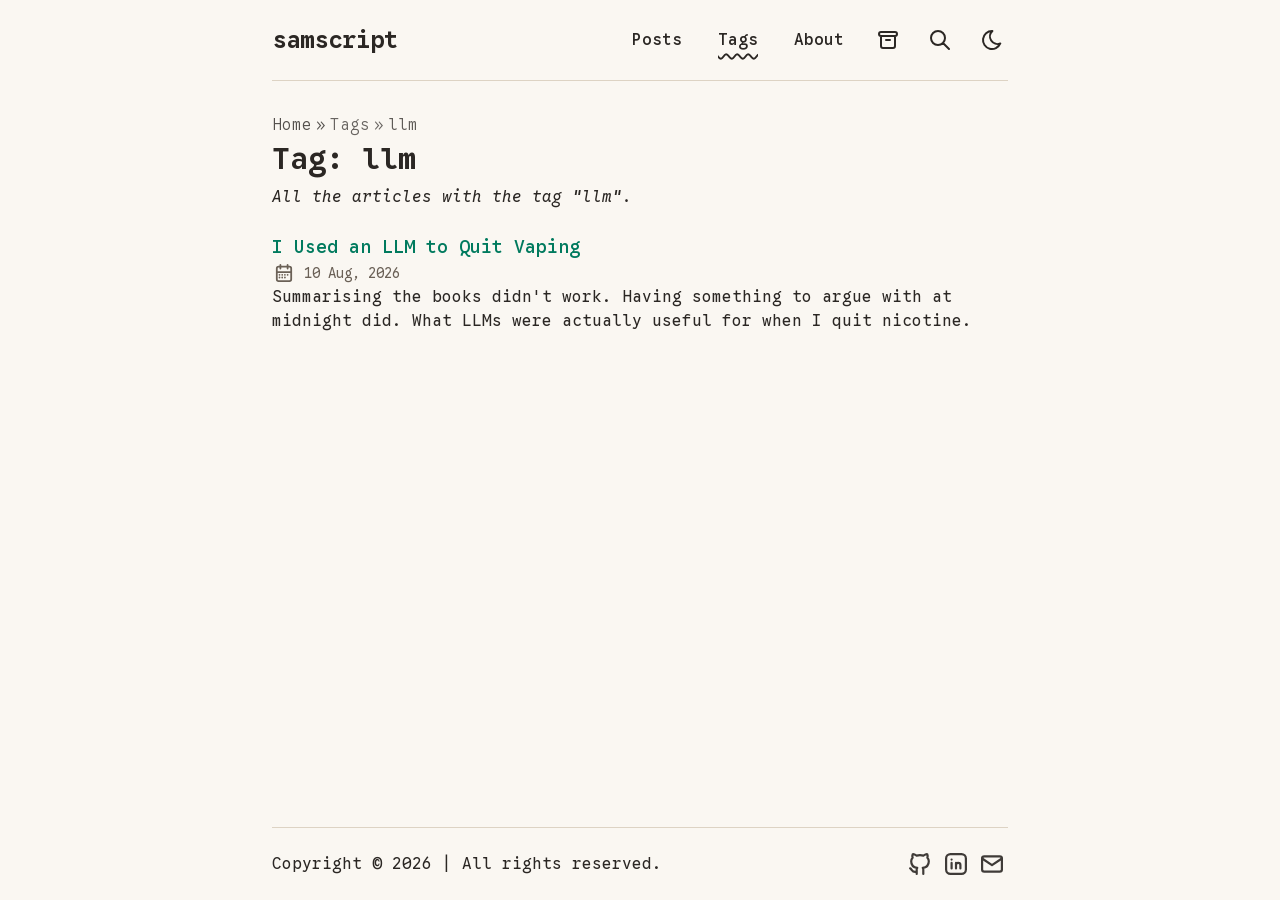
<file: tags/llm/index.html>
<!DOCTYPE html><html dir="ltr" lang="en" class="overflow-y-scroll scroll-smooth"><head><meta charset="UTF-8"><meta name="viewport" content="width=device-width, initial-scale=1"><link rel="icon" type="image/svg+xml" href="/favicon.svg"><link rel="icon" href="/favicon.ico"><link rel="canonical" href="https://samscript.dev/tags/llm/"><meta name="generator" content="Astro v7.0.3"><!-- Font --><style>@font-face{font-family:"Google Sans Code-1a30c214885cb404";src:url("/_astro/fonts/02154cca78ac33f2.woff") format("woff"), url("/_astro/fonts/478e42e4694872ef.ttf") format("truetype");font-display:swap;font-weight:300;font-style:italic;}@font-face{font-family:"Google Sans Code-1a30c214885cb404";src:url("/_astro/fonts/3a32a7a7a67f4f58.woff") format("woff"), url("/_astro/fonts/0863f4f6964aa89c.ttf") format("truetype");font-display:swap;font-weight:400;font-style:italic;}@font-face{font-family:"Google Sans Code-1a30c214885cb404";src:url("/_astro/fonts/a5c5808c25effec9.woff") format("woff"), url("/_astro/fonts/792eded6cb3f0350.ttf") format("truetype");font-display:swap;font-weight:500;font-style:italic;}@font-face{font-family:"Google Sans Code-1a30c214885cb404";src:url("/_astro/fonts/14314705006234cb.woff") format("woff"), url("/_astro/fonts/87d8fc1072d4917b.ttf") format("truetype");font-display:swap;font-weight:600;font-style:italic;}@font-face{font-family:"Google Sans Code-1a30c214885cb404";src:url("/_astro/fonts/c33265ba093eb291.woff") format("woff"), url("/_astro/fonts/ec883ed4db81a7d9.ttf") format("truetype");font-display:swap;font-weight:700;font-style:italic;}@font-face{font-family:"Google Sans Code-1a30c214885cb404";src:url("/_astro/fonts/c26ad40d3b1d9169.woff") format("woff"), url("/_astro/fonts/7a5ee0cfcde31b81.ttf") format("truetype");font-display:swap;font-weight:300;font-style:normal;}@font-face{font-family:"Google Sans Code-1a30c214885cb404";src:url("/_astro/fonts/87ca066ba5b2c7cf.woff") format("woff"), url("/_astro/fonts/f4e25dfe9d6152ec.ttf") format("truetype");font-display:swap;font-weight:400;font-style:normal;}@font-face{font-family:"Google Sans Code-1a30c214885cb404";src:url("/_astro/fonts/a9a0e80c053be3d5.woff") format("woff"), url("/_astro/fonts/a9df48ecd03749e4.ttf") format("truetype");font-display:swap;font-weight:500;font-style:normal;}@font-face{font-family:"Google Sans Code-1a30c214885cb404";src:url("/_astro/fonts/da468df88542c99b.woff") format("woff"), url("/_astro/fonts/90f9809471092714.ttf") format("truetype");font-display:swap;font-weight:600;font-style:normal;}@font-face{font-family:"Google Sans Code-1a30c214885cb404";src:url("/_astro/fonts/f914de358bc554f6.woff") format("woff"), url("/_astro/fonts/dbc9996f99c63e07.ttf") format("truetype");font-display:swap;font-weight:700;font-style:normal;}@font-face{font-family:"Google Sans Code-1a30c214885cb404 fallback: Courier New";src:local("Courier New");font-display:swap;font-weight:300;font-style:italic;size-adjust:99.9837%;ascent-override:96.6157%;descent-override:28.6047%;}@font-face{font-family:"Google Sans Code-1a30c214885cb404 fallback: Courier New";src:local("Courier New");font-display:swap;font-weight:400;font-style:italic;size-adjust:99.9837%;ascent-override:96.6157%;descent-override:28.6047%;}@font-face{font-family:"Google Sans Code-1a30c214885cb404 fallback: Courier New";src:local("Courier New");font-display:swap;font-weight:500;font-style:italic;size-adjust:99.9837%;ascent-override:96.6157%;descent-override:28.6047%;}@font-face{font-family:"Google Sans Code-1a30c214885cb404 fallback: Courier New";src:local("Courier New");font-display:swap;font-weight:600;font-style:italic;size-adjust:99.9837%;ascent-override:96.6157%;descent-override:28.6047%;}@font-face{font-family:"Google Sans Code-1a30c214885cb404 fallback: Courier New";src:local("Courier New");font-display:swap;font-weight:700;font-style:italic;size-adjust:99.9837%;ascent-override:96.6157%;descent-override:28.6047%;}@font-face{font-family:"Google Sans Code-1a30c214885cb404 fallback: Courier New";src:local("Courier New");font-display:swap;font-weight:300;font-style:normal;size-adjust:99.9837%;ascent-override:96.6157%;descent-override:28.6047%;}@font-face{font-family:"Google Sans Code-1a30c214885cb404 fallback: Courier New";src:local("Courier New");font-display:swap;font-weight:400;font-style:normal;size-adjust:99.9837%;ascent-override:96.6157%;descent-override:28.6047%;}@font-face{font-family:"Google Sans Code-1a30c214885cb404 fallback: Courier New";src:local("Courier New");font-display:swap;font-weight:500;font-style:normal;size-adjust:99.9837%;ascent-override:96.6157%;descent-override:28.6047%;}@font-face{font-family:"Google Sans Code-1a30c214885cb404 fallback: Courier New";src:local("Courier New");font-display:swap;font-weight:600;font-style:normal;size-adjust:99.9837%;ascent-override:96.6157%;descent-override:28.6047%;}@font-face{font-family:"Google Sans Code-1a30c214885cb404 fallback: Courier New";src:local("Courier New");font-display:swap;font-weight:700;font-style:normal;size-adjust:99.9837%;ascent-override:96.6157%;descent-override:28.6047%;}:root{--font-google-sans-code:"Google Sans Code-1a30c214885cb404","Google Sans Code-1a30c214885cb404 fallback: Courier New",monospace;}</style><!-- Primary meta --><title>Tag: llm | samscript</title><meta name="title" content="Tag: llm | samscript"><meta name="description" content="Software engineering notes by Samuel Norris. Architecture, tooling, and whatever I'm building at the time."><meta name="author" content="Samuel Norris"><link rel="sitemap" href="/sitemap-index.xml"><!-- Open Graph --><meta property="og:type" content="website"><meta property="og:site_name" content="samscript"><meta property="og:title" content="Tag: llm | samscript"><meta property="og:description" content="Software engineering notes by Samuel Norris. Architecture, tooling, and whatever I'm building at the time."><meta property="og:url" content="https://samscript.dev/tags/llm/"><meta property="og:image" content="https://samscript.dev/og.png"><!-- Twitter / X --><meta property="twitter:card" content="summary_large_image"><meta property="twitter:url" content="https://samscript.dev/tags/llm/"><meta property="twitter:title" content="Tag: llm | samscript"><meta property="twitter:description" content="Software engineering notes by Samuel Norris. Architecture, tooling, and whatever I'm building at the time."><meta property="twitter:image" content="https://samscript.dev/og.png"><!-- RSS autodiscovery --><link rel="alternate" type="application/rss+xml" title="samscript" href="https://samscript.dev/rss.xml/"><!-- Filled at runtime by theme.ts to match the current background colour --><meta name="theme-color" content=""><!-- Extra head content injected by child layouts (e.g. JSON-LD, article meta) --><!--
      Inline FOUC-prevention script: sets data-theme on <html> before
      the browser paints. Runs synchronously, no defer/async.
    --><script>
      (function () {
        const stored = localStorage.getItem("theme");
        const prefersDark = window.matchMedia(
          "(prefers-color-scheme: dark)"
        ).matches;
        const theme = stored ?? (prefersDark ? "dark" : "light");
        const root = document.firstElementChild;
        root?.setAttribute("data-theme", theme);
        root?.classList.toggle("dark", theme === "dark");
        // Expose value so theme.ts can skip re-detection.
        window.__theme = { value: theme };
      })();
    </script><meta name="astro-view-transitions-enabled" content="true"><meta name="astro-view-transitions-fallback" content="animate"><script type="module" src="/_astro/ClientRouter.astro_astro_type_script_index_0_lang.2i1RQzKf.js"></script><link rel="stylesheet" href="/_astro/Footer.Dfjeli3s.css"><style>@keyframes astroFadeInOut{0%{opacity:1}to{opacity:0}}@keyframes astroFadeIn{0%{opacity:0;mix-blend-mode:plus-lighter}to{opacity:1;mix-blend-mode:plus-lighter}}@keyframes astroFadeOut{0%{opacity:1;mix-blend-mode:plus-lighter}to{opacity:0;mix-blend-mode:plus-lighter}}@keyframes astroSlideFromRight{0%{transform:translate(100%)}}@keyframes astroSlideFromLeft{0%{transform:translate(-100%)}}@keyframes astroSlideToRight{to{transform:translate(100%)}}@keyframes astroSlideToLeft{to{transform:translate(-100%)}}@media (prefers-reduced-motion){::view-transition-group(*),::view-transition-old(*),::view-transition-new(*),[data-astro-transition-scope]{animation:none!important}}
</style><style>[data-astro-transition-scope="astro-jyu37kgb-1"] { view-transition-name: i-used-an-llm-to-quit-vaping; }@layer astro { ::view-transition-old(i-used-an-llm-to-quit-vaping) { 
	animation-duration: 180ms;
	animation-timing-function: cubic-bezier(0.76, 0, 0.24, 1);
	animation-fill-mode: both;
	animation-name: astroFadeOut; }::view-transition-new(i-used-an-llm-to-quit-vaping) { 
	animation-duration: 180ms;
	animation-timing-function: cubic-bezier(0.76, 0, 0.24, 1);
	animation-fill-mode: both;
	animation-name: astroFadeIn; }[data-astro-transition=back]::view-transition-old(i-used-an-llm-to-quit-vaping) { 
	animation-duration: 180ms;
	animation-timing-function: cubic-bezier(0.76, 0, 0.24, 1);
	animation-fill-mode: both;
	animation-name: astroFadeOut; }[data-astro-transition=back]::view-transition-new(i-used-an-llm-to-quit-vaping) { 
	animation-duration: 180ms;
	animation-timing-function: cubic-bezier(0.76, 0, 0.24, 1);
	animation-fill-mode: both;
	animation-name: astroFadeIn; } }[data-astro-transition-fallback="old"] [data-astro-transition-scope="astro-jyu37kgb-1"],
			[data-astro-transition-fallback="old"][data-astro-transition-scope="astro-jyu37kgb-1"] { 
	animation-duration: 180ms;
	animation-timing-function: cubic-bezier(0.76, 0, 0.24, 1);
	animation-fill-mode: both;
	animation-name: astroFadeOut; }[data-astro-transition-fallback="new"] [data-astro-transition-scope="astro-jyu37kgb-1"],
			[data-astro-transition-fallback="new"][data-astro-transition-scope="astro-jyu37kgb-1"] { 
	animation-duration: 180ms;
	animation-timing-function: cubic-bezier(0.76, 0, 0.24, 1);
	animation-fill-mode: both;
	animation-name: astroFadeIn; }[data-astro-transition=back][data-astro-transition-fallback="old"] [data-astro-transition-scope="astro-jyu37kgb-1"],
			[data-astro-transition=back][data-astro-transition-fallback="old"][data-astro-transition-scope="astro-jyu37kgb-1"] { 
	animation-duration: 180ms;
	animation-timing-function: cubic-bezier(0.76, 0, 0.24, 1);
	animation-fill-mode: both;
	animation-name: astroFadeOut; }[data-astro-transition=back][data-astro-transition-fallback="new"] [data-astro-transition-scope="astro-jyu37kgb-1"],
			[data-astro-transition=back][data-astro-transition-fallback="new"][data-astro-transition-scope="astro-jyu37kgb-1"] { 
	animation-duration: 180ms;
	animation-timing-function: cubic-bezier(0.76, 0, 0.24, 1);
	animation-fill-mode: both;
	animation-name: astroFadeIn; }</style></head><body class="bg-background font-app text-foreground selection:bg-accent selection:text-accent-foreground flex min-h-svh flex-col"><a id="skip-to-content" href="#main-content" class="bg-background text-accent absolute inset-s-16 -top-full z-50 px-3 py-2 backdrop-blur-lg transition-all focus:top-4">Skip to content</a><header class="app-layout flex flex-col items-center justify-between sm:flex-row"><div class="border-border bg-background relative flex w-full items-baseline justify-between border-b py-4 sm:items-center sm:py-6"><a href="/" class="absolute py-1 text-xl leading-8 font-semibold whitespace-nowrap sm:static sm:my-auto sm:text-2xl sm:leading-none">samscript</a><nav id="nav-menu" class="flex w-full flex-col items-center sm:ms-2 sm:flex-row sm:justify-end sm:space-x-4 sm:py-0"><button id="menu-btn" class="focus-outline self-end p-2 sm:hidden" aria-label="Open menu" aria-expanded="false" aria-controls="menu-items" data-label-open="Open menu" data-label-close="Close menu"><svg width="24" height="24" fill="none" stroke="currentColor" stroke-linecap="round" stroke-linejoin="round" stroke-width="2" class="hidden" viewBox="0 0 24 24" id="close-icon"><path stroke="none" d="M0 0h24v24H0z" /><path d="M18 6 6 18M6 6l12 12" /></svg><svg width="24" height="24" fill="none" stroke="currentColor" stroke-linecap="round" stroke-linejoin="round" stroke-width="2" class="icon icon-tabler icons-tabler-outline icon-tabler-menu-deep" viewBox="0 0 24 24" id="menu-icon"><path stroke="none" d="M0 0h24v24H0z" /><path d="M4 6h16M7 12h13M10 18h10" /></svg></button><ul id="menu-items" class="[&amp;&gt;li&gt;a]:hover:text-accent mt-4 hidden w-44 grid-cols-2 place-content-center gap-2 sm:mt-0 sm:flex sm:w-auto sm:gap-x-5 sm:gap-y-0 sm:[&amp;&gt;li]:h-8 [&amp;&gt;li&gt;a]:block [&amp;&gt;li&gt;a]:px-4 [&amp;&gt;li&gt;a]:py-3 [&amp;&gt;li&gt;a]:text-center [&amp;&gt;li&gt;a]:font-medium sm:[&amp;&gt;li&gt;a]:px-2 sm:[&amp;&gt;li&gt;a]:py-1"><li class="col-span-2"><a href="/posts/">Posts</a></li><li class="col-span-2"><a href="/tags/" class="active-nav">Tags</a></li><li class="col-span-2"><a href="/about/">About</a></li><li class="col-span-2"><a href="/archives/" title="Archives" aria-label="Archives" class="group inline-flex items-center gap-1 hover:text-accent focus-outline flex size-full justify-center p-3 sm:relative sm:size-8 sm:p-0"><svg width="24" height="24" fill="none" stroke="currentColor" stroke-linecap="round" stroke-linejoin="round" stroke-width="2" class="hidden sm:absolute sm:top-1/2 sm:left-1/2 sm:block sm:size-6 sm:-translate-x-1/2 sm:-translate-y-1/2" viewBox="0 0 24 24"><path stroke="none" d="M0 0h24v24H0z" /><path d="M3 6a2 2 0 0 1 2-2h14a2 2 0 0 1 2 2v0a2 2 0 0 1-2 2H5a2 2 0 0 1-2-2M5 8v10a2 2 0 0 0 2 2h10a2 2 0 0 0 2-2V8M10 12h4" /></svg><span class="sm:sr-only">Archives</span></a></li><li class="col-span-1 flex items-center justify-center"><a href="/search/" title="Search" aria-label="Search" class="group inline-flex items-center gap-1 hover:text-accent focus-outline relative size-8"><svg width="24" height="24" fill="none" stroke="currentColor" stroke-linecap="round" stroke-linejoin="round" stroke-width="2" class="absolute top-1/2 left-1/2 size-6 -translate-x-1/2 -translate-y-1/2" viewBox="0 0 24 24"><path stroke="none" d="M0 0h24v24H0z" /><path d="M3 10a7 7 0 1 0 14 0 7 7 0 1 0-14 0M21 21l-6-6" /></svg><span class="sr-only">Search</span></a></li><li class="col-span-1 flex items-center justify-center"><button id="theme-btn" class="focus-outline hover:[&amp;&gt;svg]:stroke-accent relative size-12 p-4 sm:size-8" title="Toggle theme" aria-label="auto" aria-live="polite"><svg width="24" height="24" fill="none" stroke="currentColor" stroke-linecap="round" stroke-linejoin="round" stroke-width="2" class="absolute top-[50%] left-[50%] translate-[-50%] scale-100 rotate-0 transition-all dark:scale-0 dark:-rotate-90" viewBox="0 0 24 24"><path stroke="none" d="M0 0h24v24H0z" /><path d="M12 3h.393a7.5 7.5 0 0 0 7.92 12.446A9 9 0 1 1 12 2.992z" /></svg><svg width="24" height="24" fill="none" stroke="currentColor" stroke-linecap="round" stroke-linejoin="round" stroke-width="2" class="absolute top-[50%] left-[50%] translate-[-50%] scale-0 rotate-90 transition-all dark:scale-100 dark:rotate-0" viewBox="0 0 24 24"><path stroke="none" d="M0 0h24v24H0z" /><path d="M14.828 14.828a4 4 0 1 0-5.656-5.656 4 4 0 0 0 5.656 5.656M6.343 17.657l-1.414 1.414M6.343 6.343 4.929 4.929M17.657 6.343l1.414-1.414M17.657 17.657l1.414 1.414M4 12H2M12 4V2M20 12h2M12 20v2" /></svg></button></li></ul></nav></div></header><script type="module">function e(){let e=document.querySelector(`#menu-btn`),t=document.querySelector(`#menu-items`),n=document.querySelector(`#menu-icon`),r=document.querySelector(`#close-icon`);if(!e||!t||!n||!r)return;let i=e.dataset.labelOpen??`Open menu`,a=e.dataset.labelClose??`Close menu`;e.addEventListener(`click`,()=>{let o=e.getAttribute(`aria-expanded`)===`true`;e.setAttribute(`aria-expanded`,o?`false`:`true`),e.setAttribute(`aria-label`,o?i:a),t.classList.toggle(`hidden`),t.classList.toggle(`grid`),n.classList.toggle(`hidden`),r.classList.toggle(`hidden`)})}function t(){let e=document.getElementById(`skip-to-content`);e&&e.addEventListener(`click`,e=>{if(e.defaultPrevented||e.metaKey||e.ctrlKey||e.shiftKey||e.button!==0)return;e.preventDefault();let t=document.getElementById(`main-content`);t&&(t.setAttribute(`tabindex`,`-1`),t.addEventListener(`blur`,()=>t.removeAttribute(`tabindex`),{once:!0}),t.focus(),t.scrollIntoView({behavior:`smooth`}))})}e(),document.addEventListener(`astro:after-swap`,e),t(),document.addEventListener(`astro:after-swap`,t);</script><nav class="app-layout mt-8 mb-1" aria-label="breadcrumb"><ul class="flex flex-wrap items-center gap-x-1 font-light [&amp;&gt;li:not(:last-child)&gt;a]:hover:opacity-100"><li class="flex items-center gap-x-1"><a href="/" class="opacity-80">Home</a><span aria-hidden="true" class="opacity-80">&raquo;</span></li><li class="flex items-center gap-x-1"><a href="/tags/" class="capitalize opacity-70">Tags</a><span aria-hidden="true" class="opacity-70">&raquo;</span></li><li><span class="capitalize opacity-75 lowercase" aria-current="page">llm</span></li></ul></nav><main data-backUrl="/tags/llm/" id="main-content" class="app-layout pb-4"><h1 class="text-2xl font-semibold sm:text-3xl">Tag: llm</h1><p class="mt-2 mb-6 italic">All the articles with the tag &quot;llm&quot;.</p><ul><li class="my-6"><a href="/posts/i-used-an-llm-to-quit-vaping/" class="text-accent inline-block text-lg font-medium decoration-dashed underline-offset-4 hover:underline focus-visible:no-underline focus-visible:underline-offset-0"><h2 data-astro-transition-scope="astro-jyu37kgb-1">I Used an LLM to Quit Vaping</h2></a><div class="text-muted-foreground flex items-center gap-x-2"><svg width="24" height="24" fill="none" stroke="currentColor" stroke-linecap="round" stroke-linejoin="round" stroke-width="2" class="inline-block size-6 min-w-5.5 scale-90" viewBox="0 0 24 24"><path stroke="none" d="M0 0h24v24H0z" /><path d="M4 7a2 2 0 0 1 2-2h12a2 2 0 0 1 2 2v12a2 2 0 0 1-2 2H6a2 2 0 0 1-2-2zM16 3v4M8 3v4M4 11h16M7 14h.013M10.01 14h.005M13.01 14h.005M16.015 14h.005M13.015 17h.005M7.01 17h.005M10.01 17h.005" /></svg><time class="text-sm" datetime="2026-08-09T23:00:00.000Z">10 Aug, 2026</time></div><p>Summarising the books didn&#39;t work. Having something to argue with at midnight did. What LLMs were actually useful for when I quit nicotine.</p></li></ul></main><script type="module">document.addEventListener(`astro:page-load`,()=>{let e=document.querySelector(`#main-content`)?.dataset?.backurl;e&&sessionStorage.setItem(`backUrl`,e)});</script><footer class="app-layout mt-auto"><div class="border-border flex flex-col items-center justify-between border-t py-6 sm:flex-row-reverse sm:py-4"><div class="flex flex-wrap items-center gap-1"><a href="https://github.com/sampnorris" title="samscript on Github" class="group inline-flex items-center gap-1 hover:text-accent p-2 hover:rotate-6 sm:p-1"><svg width="24" height="24" fill="none" stroke="currentColor" stroke-linecap="round" stroke-linejoin="round" stroke-width="2" class="inline-block size-6 scale-125 fill-transparent stroke-current stroke-2 opacity-90 group-hover:fill-transparent sm:scale-110" viewBox="0 0 24 24"><path stroke="none" d="M0 0h24v24H0z" /><path d="M9 19c-4.3 1.4-4.3-2.5-6-3m12 5v-3.5c0-1 .1-1.4-.5-2 2.8-.3 5.5-1.4 5.5-6a4.6 4.6 0 0 0-1.3-3.2 4.2 4.2 0 0 0-.1-3.2s-1.1-.3-3.5 1.3a12.3 12.3 0 0 0-6.2 0C6.5 2.8 5.4 3.1 5.4 3.1a4.2 4.2 0 0 0-.1 3.2A4.6 4.6 0 0 0 4 9.5c0 4.6 2.7 5.7 5.5 6-.6.6-.6 1.2-.5 2V21" /></svg><span class="sr-only">samscript on Github</span></a><a href="https://www.linkedin.com/in/sampnorris/" title="samscript on Linkedin" class="group inline-flex items-center gap-1 hover:text-accent p-2 hover:rotate-6 sm:p-1"><svg width="24" height="24" fill="none" stroke="currentColor" stroke-linecap="round" stroke-linejoin="round" stroke-width="2" class="inline-block size-6 scale-125 fill-transparent stroke-current stroke-2 opacity-90 group-hover:fill-transparent sm:scale-110" viewBox="0 0 24 24"><path stroke="none" d="M0 0h24v24H0z" /><path d="M8 11v5M8 8v.01M12 16v-5M16 16v-3a2 2 0 1 0-4 0" /><path d="M3 7a4 4 0 0 1 4-4h10a4 4 0 0 1 4 4v10a4 4 0 0 1-4 4H7a4 4 0 0 1-4-4z" /></svg><span class="sr-only">samscript on Linkedin</span></a><a href="mailto:samuel@samscript.dev" title="Send an email to samscript" class="group inline-flex items-center gap-1 hover:text-accent p-2 hover:rotate-6 sm:p-1"><svg width="24" height="24" fill="none" stroke="currentColor" stroke-linecap="round" stroke-linejoin="round" stroke-width="2" class="inline-block size-6 scale-125 fill-transparent stroke-current stroke-2 opacity-90 group-hover:fill-transparent sm:scale-110" viewBox="0 0 24 24"><path stroke="none" d="M0 0h24v24H0z" /><path d="M3 7a2 2 0 0 1 2-2h14a2 2 0 0 1 2 2v10a2 2 0 0 1-2 2H5a2 2 0 0 1-2-2z" /><path d="m3 7 9 6 9-6" /></svg><span class="sr-only">Send an email to samscript</span></a></div><div class="my-2 flex flex-col items-center whitespace-nowrap sm:flex-row"><span>Copyright &#169; 2026</span><span class="hidden sm:inline">&nbsp;|&nbsp;</span><span>All rights reserved.</span></div></div></footer><script type="module">var e=`theme`,t=`light`,n=`dark`;function r(){return localStorage.getItem(e)||(window.matchMedia(`(prefers-color-scheme: dark)`).matches?n:t)}var i=window.__theme?.value??r();function a(){localStorage.setItem(e,i),o()}function o(){let e=document.firstElementChild;e?.setAttribute(`data-theme`,i),e?.classList.toggle(`dark`,i===n),document.querySelector(`#theme-btn`)?.setAttribute(`aria-label`,i);let t=window.getComputedStyle(document.body).backgroundColor;document.querySelector(`meta[name='theme-color']`)?.setAttribute(`content`,t)}function s(){o(),document.querySelector(`#theme-btn`)?.addEventListener(`click`,()=>{i=i===t?n:t,a()})}s(),document.addEventListener(`astro:after-swap`,s),document.addEventListener(`astro:before-swap`,e=>{let t=document.querySelector(`meta[name='theme-color']`)?.getAttribute(`content`);t&&e.newDocument.querySelector(`meta[name='theme-color']`)?.setAttribute(`content`,t)}),window.matchMedia(`(prefers-color-scheme: dark)`).addEventListener(`change`,({matches:e})=>{i=e?n:t,a()});</script></body></html>
</file>
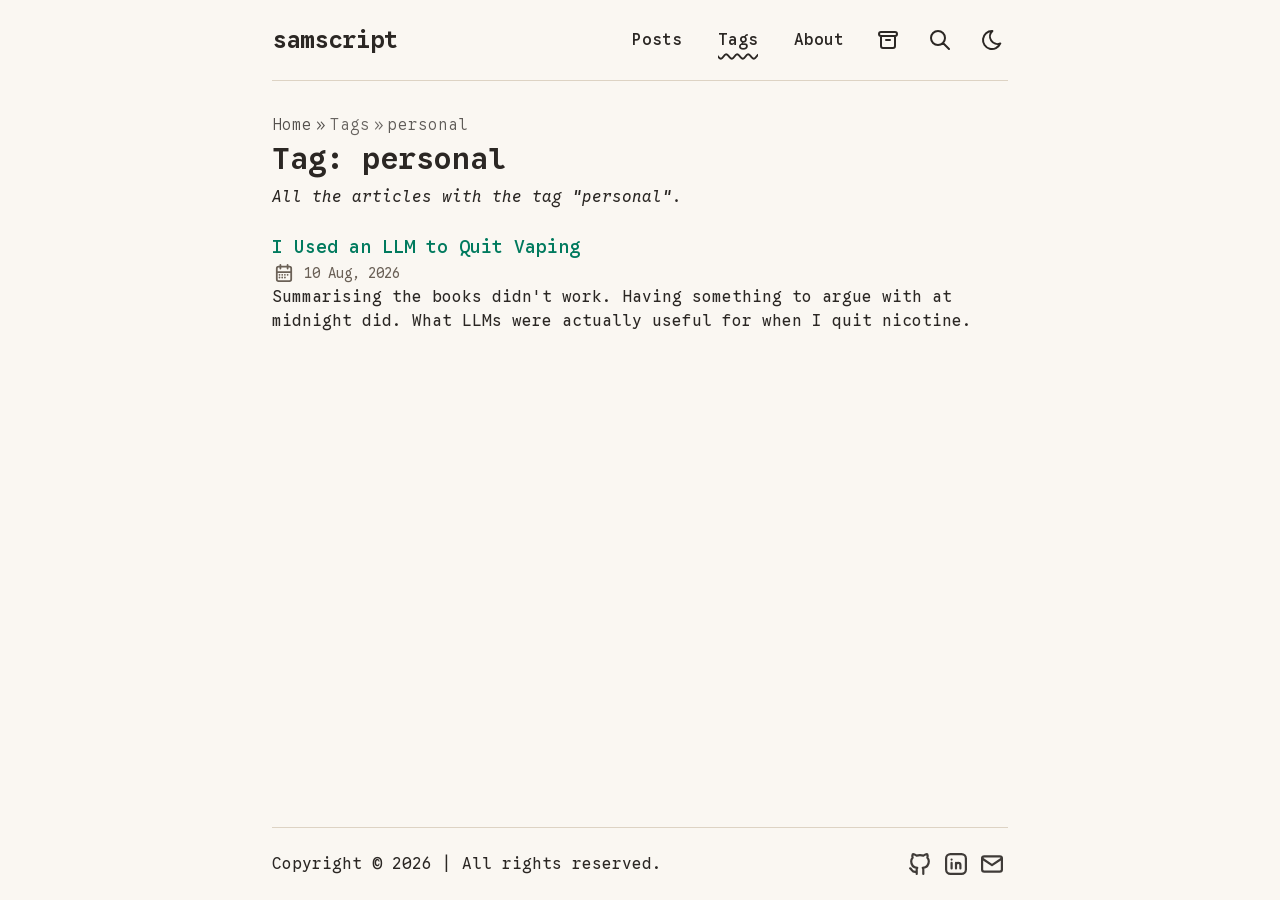
<file: tags/personal/index.html>
<!DOCTYPE html><html dir="ltr" lang="en" class="overflow-y-scroll scroll-smooth"><head><meta charset="UTF-8"><meta name="viewport" content="width=device-width, initial-scale=1"><link rel="icon" type="image/svg+xml" href="/favicon.svg"><link rel="icon" href="/favicon.ico"><link rel="canonical" href="https://samscript.dev/tags/personal/"><meta name="generator" content="Astro v7.0.3"><!-- Font --><style>@font-face{font-family:"Google Sans Code-1a30c214885cb404";src:url("/_astro/fonts/02154cca78ac33f2.woff") format("woff"), url("/_astro/fonts/478e42e4694872ef.ttf") format("truetype");font-display:swap;font-weight:300;font-style:italic;}@font-face{font-family:"Google Sans Code-1a30c214885cb404";src:url("/_astro/fonts/3a32a7a7a67f4f58.woff") format("woff"), url("/_astro/fonts/0863f4f6964aa89c.ttf") format("truetype");font-display:swap;font-weight:400;font-style:italic;}@font-face{font-family:"Google Sans Code-1a30c214885cb404";src:url("/_astro/fonts/a5c5808c25effec9.woff") format("woff"), url("/_astro/fonts/792eded6cb3f0350.ttf") format("truetype");font-display:swap;font-weight:500;font-style:italic;}@font-face{font-family:"Google Sans Code-1a30c214885cb404";src:url("/_astro/fonts/14314705006234cb.woff") format("woff"), url("/_astro/fonts/87d8fc1072d4917b.ttf") format("truetype");font-display:swap;font-weight:600;font-style:italic;}@font-face{font-family:"Google Sans Code-1a30c214885cb404";src:url("/_astro/fonts/c33265ba093eb291.woff") format("woff"), url("/_astro/fonts/ec883ed4db81a7d9.ttf") format("truetype");font-display:swap;font-weight:700;font-style:italic;}@font-face{font-family:"Google Sans Code-1a30c214885cb404";src:url("/_astro/fonts/c26ad40d3b1d9169.woff") format("woff"), url("/_astro/fonts/7a5ee0cfcde31b81.ttf") format("truetype");font-display:swap;font-weight:300;font-style:normal;}@font-face{font-family:"Google Sans Code-1a30c214885cb404";src:url("/_astro/fonts/87ca066ba5b2c7cf.woff") format("woff"), url("/_astro/fonts/f4e25dfe9d6152ec.ttf") format("truetype");font-display:swap;font-weight:400;font-style:normal;}@font-face{font-family:"Google Sans Code-1a30c214885cb404";src:url("/_astro/fonts/a9a0e80c053be3d5.woff") format("woff"), url("/_astro/fonts/a9df48ecd03749e4.ttf") format("truetype");font-display:swap;font-weight:500;font-style:normal;}@font-face{font-family:"Google Sans Code-1a30c214885cb404";src:url("/_astro/fonts/da468df88542c99b.woff") format("woff"), url("/_astro/fonts/90f9809471092714.ttf") format("truetype");font-display:swap;font-weight:600;font-style:normal;}@font-face{font-family:"Google Sans Code-1a30c214885cb404";src:url("/_astro/fonts/f914de358bc554f6.woff") format("woff"), url("/_astro/fonts/dbc9996f99c63e07.ttf") format("truetype");font-display:swap;font-weight:700;font-style:normal;}@font-face{font-family:"Google Sans Code-1a30c214885cb404 fallback: Courier New";src:local("Courier New");font-display:swap;font-weight:300;font-style:italic;size-adjust:99.9837%;ascent-override:96.6157%;descent-override:28.6047%;}@font-face{font-family:"Google Sans Code-1a30c214885cb404 fallback: Courier New";src:local("Courier New");font-display:swap;font-weight:400;font-style:italic;size-adjust:99.9837%;ascent-override:96.6157%;descent-override:28.6047%;}@font-face{font-family:"Google Sans Code-1a30c214885cb404 fallback: Courier New";src:local("Courier New");font-display:swap;font-weight:500;font-style:italic;size-adjust:99.9837%;ascent-override:96.6157%;descent-override:28.6047%;}@font-face{font-family:"Google Sans Code-1a30c214885cb404 fallback: Courier New";src:local("Courier New");font-display:swap;font-weight:600;font-style:italic;size-adjust:99.9837%;ascent-override:96.6157%;descent-override:28.6047%;}@font-face{font-family:"Google Sans Code-1a30c214885cb404 fallback: Courier New";src:local("Courier New");font-display:swap;font-weight:700;font-style:italic;size-adjust:99.9837%;ascent-override:96.6157%;descent-override:28.6047%;}@font-face{font-family:"Google Sans Code-1a30c214885cb404 fallback: Courier New";src:local("Courier New");font-display:swap;font-weight:300;font-style:normal;size-adjust:99.9837%;ascent-override:96.6157%;descent-override:28.6047%;}@font-face{font-family:"Google Sans Code-1a30c214885cb404 fallback: Courier New";src:local("Courier New");font-display:swap;font-weight:400;font-style:normal;size-adjust:99.9837%;ascent-override:96.6157%;descent-override:28.6047%;}@font-face{font-family:"Google Sans Code-1a30c214885cb404 fallback: Courier New";src:local("Courier New");font-display:swap;font-weight:500;font-style:normal;size-adjust:99.9837%;ascent-override:96.6157%;descent-override:28.6047%;}@font-face{font-family:"Google Sans Code-1a30c214885cb404 fallback: Courier New";src:local("Courier New");font-display:swap;font-weight:600;font-style:normal;size-adjust:99.9837%;ascent-override:96.6157%;descent-override:28.6047%;}@font-face{font-family:"Google Sans Code-1a30c214885cb404 fallback: Courier New";src:local("Courier New");font-display:swap;font-weight:700;font-style:normal;size-adjust:99.9837%;ascent-override:96.6157%;descent-override:28.6047%;}:root{--font-google-sans-code:"Google Sans Code-1a30c214885cb404","Google Sans Code-1a30c214885cb404 fallback: Courier New",monospace;}</style><!-- Primary meta --><title>Tag: personal | samscript</title><meta name="title" content="Tag: personal | samscript"><meta name="description" content="Software engineering notes by Samuel Norris. Architecture, tooling, and whatever I'm building at the time."><meta name="author" content="Samuel Norris"><link rel="sitemap" href="/sitemap-index.xml"><!-- Open Graph --><meta property="og:type" content="website"><meta property="og:site_name" content="samscript"><meta property="og:title" content="Tag: personal | samscript"><meta property="og:description" content="Software engineering notes by Samuel Norris. Architecture, tooling, and whatever I'm building at the time."><meta property="og:url" content="https://samscript.dev/tags/personal/"><meta property="og:image" content="https://samscript.dev/og.png"><!-- Twitter / X --><meta property="twitter:card" content="summary_large_image"><meta property="twitter:url" content="https://samscript.dev/tags/personal/"><meta property="twitter:title" content="Tag: personal | samscript"><meta property="twitter:description" content="Software engineering notes by Samuel Norris. Architecture, tooling, and whatever I'm building at the time."><meta property="twitter:image" content="https://samscript.dev/og.png"><!-- RSS autodiscovery --><link rel="alternate" type="application/rss+xml" title="samscript" href="https://samscript.dev/rss.xml/"><!-- Filled at runtime by theme.ts to match the current background colour --><meta name="theme-color" content=""><!-- Extra head content injected by child layouts (e.g. JSON-LD, article meta) --><!--
      Inline FOUC-prevention script: sets data-theme on <html> before
      the browser paints. Runs synchronously, no defer/async.
    --><script>
      (function () {
        const stored = localStorage.getItem("theme");
        const prefersDark = window.matchMedia(
          "(prefers-color-scheme: dark)"
        ).matches;
        const theme = stored ?? (prefersDark ? "dark" : "light");
        const root = document.firstElementChild;
        root?.setAttribute("data-theme", theme);
        root?.classList.toggle("dark", theme === "dark");
        // Expose value so theme.ts can skip re-detection.
        window.__theme = { value: theme };
      })();
    </script><meta name="astro-view-transitions-enabled" content="true"><meta name="astro-view-transitions-fallback" content="animate"><script type="module" src="/_astro/ClientRouter.astro_astro_type_script_index_0_lang.2i1RQzKf.js"></script><link rel="stylesheet" href="/_astro/Footer.Dfjeli3s.css"><style>@keyframes astroFadeInOut{0%{opacity:1}to{opacity:0}}@keyframes astroFadeIn{0%{opacity:0;mix-blend-mode:plus-lighter}to{opacity:1;mix-blend-mode:plus-lighter}}@keyframes astroFadeOut{0%{opacity:1;mix-blend-mode:plus-lighter}to{opacity:0;mix-blend-mode:plus-lighter}}@keyframes astroSlideFromRight{0%{transform:translate(100%)}}@keyframes astroSlideFromLeft{0%{transform:translate(-100%)}}@keyframes astroSlideToRight{to{transform:translate(100%)}}@keyframes astroSlideToLeft{to{transform:translate(-100%)}}@media (prefers-reduced-motion){::view-transition-group(*),::view-transition-old(*),::view-transition-new(*),[data-astro-transition-scope]{animation:none!important}}
</style><style>[data-astro-transition-scope="astro-jyu37kgb-1"] { view-transition-name: i-used-an-llm-to-quit-vaping; }@layer astro { ::view-transition-old(i-used-an-llm-to-quit-vaping) { 
	animation-duration: 180ms;
	animation-timing-function: cubic-bezier(0.76, 0, 0.24, 1);
	animation-fill-mode: both;
	animation-name: astroFadeOut; }::view-transition-new(i-used-an-llm-to-quit-vaping) { 
	animation-duration: 180ms;
	animation-timing-function: cubic-bezier(0.76, 0, 0.24, 1);
	animation-fill-mode: both;
	animation-name: astroFadeIn; }[data-astro-transition=back]::view-transition-old(i-used-an-llm-to-quit-vaping) { 
	animation-duration: 180ms;
	animation-timing-function: cubic-bezier(0.76, 0, 0.24, 1);
	animation-fill-mode: both;
	animation-name: astroFadeOut; }[data-astro-transition=back]::view-transition-new(i-used-an-llm-to-quit-vaping) { 
	animation-duration: 180ms;
	animation-timing-function: cubic-bezier(0.76, 0, 0.24, 1);
	animation-fill-mode: both;
	animation-name: astroFadeIn; } }[data-astro-transition-fallback="old"] [data-astro-transition-scope="astro-jyu37kgb-1"],
			[data-astro-transition-fallback="old"][data-astro-transition-scope="astro-jyu37kgb-1"] { 
	animation-duration: 180ms;
	animation-timing-function: cubic-bezier(0.76, 0, 0.24, 1);
	animation-fill-mode: both;
	animation-name: astroFadeOut; }[data-astro-transition-fallback="new"] [data-astro-transition-scope="astro-jyu37kgb-1"],
			[data-astro-transition-fallback="new"][data-astro-transition-scope="astro-jyu37kgb-1"] { 
	animation-duration: 180ms;
	animation-timing-function: cubic-bezier(0.76, 0, 0.24, 1);
	animation-fill-mode: both;
	animation-name: astroFadeIn; }[data-astro-transition=back][data-astro-transition-fallback="old"] [data-astro-transition-scope="astro-jyu37kgb-1"],
			[data-astro-transition=back][data-astro-transition-fallback="old"][data-astro-transition-scope="astro-jyu37kgb-1"] { 
	animation-duration: 180ms;
	animation-timing-function: cubic-bezier(0.76, 0, 0.24, 1);
	animation-fill-mode: both;
	animation-name: astroFadeOut; }[data-astro-transition=back][data-astro-transition-fallback="new"] [data-astro-transition-scope="astro-jyu37kgb-1"],
			[data-astro-transition=back][data-astro-transition-fallback="new"][data-astro-transition-scope="astro-jyu37kgb-1"] { 
	animation-duration: 180ms;
	animation-timing-function: cubic-bezier(0.76, 0, 0.24, 1);
	animation-fill-mode: both;
	animation-name: astroFadeIn; }</style></head><body class="bg-background font-app text-foreground selection:bg-accent selection:text-accent-foreground flex min-h-svh flex-col"><a id="skip-to-content" href="#main-content" class="bg-background text-accent absolute inset-s-16 -top-full z-50 px-3 py-2 backdrop-blur-lg transition-all focus:top-4">Skip to content</a><header class="app-layout flex flex-col items-center justify-between sm:flex-row"><div class="border-border bg-background relative flex w-full items-baseline justify-between border-b py-4 sm:items-center sm:py-6"><a href="/" class="absolute py-1 text-xl leading-8 font-semibold whitespace-nowrap sm:static sm:my-auto sm:text-2xl sm:leading-none">samscript</a><nav id="nav-menu" class="flex w-full flex-col items-center sm:ms-2 sm:flex-row sm:justify-end sm:space-x-4 sm:py-0"><button id="menu-btn" class="focus-outline self-end p-2 sm:hidden" aria-label="Open menu" aria-expanded="false" aria-controls="menu-items" data-label-open="Open menu" data-label-close="Close menu"><svg width="24" height="24" fill="none" stroke="currentColor" stroke-linecap="round" stroke-linejoin="round" stroke-width="2" class="hidden" viewBox="0 0 24 24" id="close-icon"><path stroke="none" d="M0 0h24v24H0z" /><path d="M18 6 6 18M6 6l12 12" /></svg><svg width="24" height="24" fill="none" stroke="currentColor" stroke-linecap="round" stroke-linejoin="round" stroke-width="2" class="icon icon-tabler icons-tabler-outline icon-tabler-menu-deep" viewBox="0 0 24 24" id="menu-icon"><path stroke="none" d="M0 0h24v24H0z" /><path d="M4 6h16M7 12h13M10 18h10" /></svg></button><ul id="menu-items" class="[&amp;&gt;li&gt;a]:hover:text-accent mt-4 hidden w-44 grid-cols-2 place-content-center gap-2 sm:mt-0 sm:flex sm:w-auto sm:gap-x-5 sm:gap-y-0 sm:[&amp;&gt;li]:h-8 [&amp;&gt;li&gt;a]:block [&amp;&gt;li&gt;a]:px-4 [&amp;&gt;li&gt;a]:py-3 [&amp;&gt;li&gt;a]:text-center [&amp;&gt;li&gt;a]:font-medium sm:[&amp;&gt;li&gt;a]:px-2 sm:[&amp;&gt;li&gt;a]:py-1"><li class="col-span-2"><a href="/posts/">Posts</a></li><li class="col-span-2"><a href="/tags/" class="active-nav">Tags</a></li><li class="col-span-2"><a href="/about/">About</a></li><li class="col-span-2"><a href="/archives/" title="Archives" aria-label="Archives" class="group inline-flex items-center gap-1 hover:text-accent focus-outline flex size-full justify-center p-3 sm:relative sm:size-8 sm:p-0"><svg width="24" height="24" fill="none" stroke="currentColor" stroke-linecap="round" stroke-linejoin="round" stroke-width="2" class="hidden sm:absolute sm:top-1/2 sm:left-1/2 sm:block sm:size-6 sm:-translate-x-1/2 sm:-translate-y-1/2" viewBox="0 0 24 24"><path stroke="none" d="M0 0h24v24H0z" /><path d="M3 6a2 2 0 0 1 2-2h14a2 2 0 0 1 2 2v0a2 2 0 0 1-2 2H5a2 2 0 0 1-2-2M5 8v10a2 2 0 0 0 2 2h10a2 2 0 0 0 2-2V8M10 12h4" /></svg><span class="sm:sr-only">Archives</span></a></li><li class="col-span-1 flex items-center justify-center"><a href="/search/" title="Search" aria-label="Search" class="group inline-flex items-center gap-1 hover:text-accent focus-outline relative size-8"><svg width="24" height="24" fill="none" stroke="currentColor" stroke-linecap="round" stroke-linejoin="round" stroke-width="2" class="absolute top-1/2 left-1/2 size-6 -translate-x-1/2 -translate-y-1/2" viewBox="0 0 24 24"><path stroke="none" d="M0 0h24v24H0z" /><path d="M3 10a7 7 0 1 0 14 0 7 7 0 1 0-14 0M21 21l-6-6" /></svg><span class="sr-only">Search</span></a></li><li class="col-span-1 flex items-center justify-center"><button id="theme-btn" class="focus-outline hover:[&amp;&gt;svg]:stroke-accent relative size-12 p-4 sm:size-8" title="Toggle theme" aria-label="auto" aria-live="polite"><svg width="24" height="24" fill="none" stroke="currentColor" stroke-linecap="round" stroke-linejoin="round" stroke-width="2" class="absolute top-[50%] left-[50%] translate-[-50%] scale-100 rotate-0 transition-all dark:scale-0 dark:-rotate-90" viewBox="0 0 24 24"><path stroke="none" d="M0 0h24v24H0z" /><path d="M12 3h.393a7.5 7.5 0 0 0 7.92 12.446A9 9 0 1 1 12 2.992z" /></svg><svg width="24" height="24" fill="none" stroke="currentColor" stroke-linecap="round" stroke-linejoin="round" stroke-width="2" class="absolute top-[50%] left-[50%] translate-[-50%] scale-0 rotate-90 transition-all dark:scale-100 dark:rotate-0" viewBox="0 0 24 24"><path stroke="none" d="M0 0h24v24H0z" /><path d="M14.828 14.828a4 4 0 1 0-5.656-5.656 4 4 0 0 0 5.656 5.656M6.343 17.657l-1.414 1.414M6.343 6.343 4.929 4.929M17.657 6.343l1.414-1.414M17.657 17.657l1.414 1.414M4 12H2M12 4V2M20 12h2M12 20v2" /></svg></button></li></ul></nav></div></header><script type="module">function e(){let e=document.querySelector(`#menu-btn`),t=document.querySelector(`#menu-items`),n=document.querySelector(`#menu-icon`),r=document.querySelector(`#close-icon`);if(!e||!t||!n||!r)return;let i=e.dataset.labelOpen??`Open menu`,a=e.dataset.labelClose??`Close menu`;e.addEventListener(`click`,()=>{let o=e.getAttribute(`aria-expanded`)===`true`;e.setAttribute(`aria-expanded`,o?`false`:`true`),e.setAttribute(`aria-label`,o?i:a),t.classList.toggle(`hidden`),t.classList.toggle(`grid`),n.classList.toggle(`hidden`),r.classList.toggle(`hidden`)})}function t(){let e=document.getElementById(`skip-to-content`);e&&e.addEventListener(`click`,e=>{if(e.defaultPrevented||e.metaKey||e.ctrlKey||e.shiftKey||e.button!==0)return;e.preventDefault();let t=document.getElementById(`main-content`);t&&(t.setAttribute(`tabindex`,`-1`),t.addEventListener(`blur`,()=>t.removeAttribute(`tabindex`),{once:!0}),t.focus(),t.scrollIntoView({behavior:`smooth`}))})}e(),document.addEventListener(`astro:after-swap`,e),t(),document.addEventListener(`astro:after-swap`,t);</script><nav class="app-layout mt-8 mb-1" aria-label="breadcrumb"><ul class="flex flex-wrap items-center gap-x-1 font-light [&amp;&gt;li:not(:last-child)&gt;a]:hover:opacity-100"><li class="flex items-center gap-x-1"><a href="/" class="opacity-80">Home</a><span aria-hidden="true" class="opacity-80">&raquo;</span></li><li class="flex items-center gap-x-1"><a href="/tags/" class="capitalize opacity-70">Tags</a><span aria-hidden="true" class="opacity-70">&raquo;</span></li><li><span class="capitalize opacity-75 lowercase" aria-current="page">personal</span></li></ul></nav><main data-backUrl="/tags/personal/" id="main-content" class="app-layout pb-4"><h1 class="text-2xl font-semibold sm:text-3xl">Tag: personal</h1><p class="mt-2 mb-6 italic">All the articles with the tag &quot;personal&quot;.</p><ul><li class="my-6"><a href="/posts/i-used-an-llm-to-quit-vaping/" class="text-accent inline-block text-lg font-medium decoration-dashed underline-offset-4 hover:underline focus-visible:no-underline focus-visible:underline-offset-0"><h2 data-astro-transition-scope="astro-jyu37kgb-1">I Used an LLM to Quit Vaping</h2></a><div class="text-muted-foreground flex items-center gap-x-2"><svg width="24" height="24" fill="none" stroke="currentColor" stroke-linecap="round" stroke-linejoin="round" stroke-width="2" class="inline-block size-6 min-w-5.5 scale-90" viewBox="0 0 24 24"><path stroke="none" d="M0 0h24v24H0z" /><path d="M4 7a2 2 0 0 1 2-2h12a2 2 0 0 1 2 2v12a2 2 0 0 1-2 2H6a2 2 0 0 1-2-2zM16 3v4M8 3v4M4 11h16M7 14h.013M10.01 14h.005M13.01 14h.005M16.015 14h.005M13.015 17h.005M7.01 17h.005M10.01 17h.005" /></svg><time class="text-sm" datetime="2026-08-09T23:00:00.000Z">10 Aug, 2026</time></div><p>Summarising the books didn&#39;t work. Having something to argue with at midnight did. What LLMs were actually useful for when I quit nicotine.</p></li></ul></main><script type="module">document.addEventListener(`astro:page-load`,()=>{let e=document.querySelector(`#main-content`)?.dataset?.backurl;e&&sessionStorage.setItem(`backUrl`,e)});</script><footer class="app-layout mt-auto"><div class="border-border flex flex-col items-center justify-between border-t py-6 sm:flex-row-reverse sm:py-4"><div class="flex flex-wrap items-center gap-1"><a href="https://github.com/sampnorris" title="samscript on Github" class="group inline-flex items-center gap-1 hover:text-accent p-2 hover:rotate-6 sm:p-1"><svg width="24" height="24" fill="none" stroke="currentColor" stroke-linecap="round" stroke-linejoin="round" stroke-width="2" class="inline-block size-6 scale-125 fill-transparent stroke-current stroke-2 opacity-90 group-hover:fill-transparent sm:scale-110" viewBox="0 0 24 24"><path stroke="none" d="M0 0h24v24H0z" /><path d="M9 19c-4.3 1.4-4.3-2.5-6-3m12 5v-3.5c0-1 .1-1.4-.5-2 2.8-.3 5.5-1.4 5.5-6a4.6 4.6 0 0 0-1.3-3.2 4.2 4.2 0 0 0-.1-3.2s-1.1-.3-3.5 1.3a12.3 12.3 0 0 0-6.2 0C6.5 2.8 5.4 3.1 5.4 3.1a4.2 4.2 0 0 0-.1 3.2A4.6 4.6 0 0 0 4 9.5c0 4.6 2.7 5.7 5.5 6-.6.6-.6 1.2-.5 2V21" /></svg><span class="sr-only">samscript on Github</span></a><a href="https://www.linkedin.com/in/sampnorris/" title="samscript on Linkedin" class="group inline-flex items-center gap-1 hover:text-accent p-2 hover:rotate-6 sm:p-1"><svg width="24" height="24" fill="none" stroke="currentColor" stroke-linecap="round" stroke-linejoin="round" stroke-width="2" class="inline-block size-6 scale-125 fill-transparent stroke-current stroke-2 opacity-90 group-hover:fill-transparent sm:scale-110" viewBox="0 0 24 24"><path stroke="none" d="M0 0h24v24H0z" /><path d="M8 11v5M8 8v.01M12 16v-5M16 16v-3a2 2 0 1 0-4 0" /><path d="M3 7a4 4 0 0 1 4-4h10a4 4 0 0 1 4 4v10a4 4 0 0 1-4 4H7a4 4 0 0 1-4-4z" /></svg><span class="sr-only">samscript on Linkedin</span></a><a href="mailto:samuel@samscript.dev" title="Send an email to samscript" class="group inline-flex items-center gap-1 hover:text-accent p-2 hover:rotate-6 sm:p-1"><svg width="24" height="24" fill="none" stroke="currentColor" stroke-linecap="round" stroke-linejoin="round" stroke-width="2" class="inline-block size-6 scale-125 fill-transparent stroke-current stroke-2 opacity-90 group-hover:fill-transparent sm:scale-110" viewBox="0 0 24 24"><path stroke="none" d="M0 0h24v24H0z" /><path d="M3 7a2 2 0 0 1 2-2h14a2 2 0 0 1 2 2v10a2 2 0 0 1-2 2H5a2 2 0 0 1-2-2z" /><path d="m3 7 9 6 9-6" /></svg><span class="sr-only">Send an email to samscript</span></a></div><div class="my-2 flex flex-col items-center whitespace-nowrap sm:flex-row"><span>Copyright &#169; 2026</span><span class="hidden sm:inline">&nbsp;|&nbsp;</span><span>All rights reserved.</span></div></div></footer><script type="module">var e=`theme`,t=`light`,n=`dark`;function r(){return localStorage.getItem(e)||(window.matchMedia(`(prefers-color-scheme: dark)`).matches?n:t)}var i=window.__theme?.value??r();function a(){localStorage.setItem(e,i),o()}function o(){let e=document.firstElementChild;e?.setAttribute(`data-theme`,i),e?.classList.toggle(`dark`,i===n),document.querySelector(`#theme-btn`)?.setAttribute(`aria-label`,i);let t=window.getComputedStyle(document.body).backgroundColor;document.querySelector(`meta[name='theme-color']`)?.setAttribute(`content`,t)}function s(){o(),document.querySelector(`#theme-btn`)?.addEventListener(`click`,()=>{i=i===t?n:t,a()})}s(),document.addEventListener(`astro:after-swap`,s),document.addEventListener(`astro:before-swap`,e=>{let t=document.querySelector(`meta[name='theme-color']`)?.getAttribute(`content`);t&&e.newDocument.querySelector(`meta[name='theme-color']`)?.setAttribute(`content`,t)}),window.matchMedia(`(prefers-color-scheme: dark)`).addEventListener(`change`,({matches:e})=>{i=e?n:t,a()});</script></body></html>
</file>
<file: _astro/Footer.Dfjeli3s.css>
.astro-route-announcer{clip:rect(0 0 0 0);clip-path:inset(50%);white-space:nowrap;width:1px;height:1px;position:absolute;top:0;left:0;overflow:hidden}@layer properties{@supports (((-webkit-hyphens:none)) and (not (margin-trim:inline))) or ((-moz-orient:inline) and (not (color:rgb(from red r g b)))){*,:before,:after,::backdrop{--tw-translate-x:0;--tw-translate-y:0;--tw-translate-z:0;--tw-scale-x:1;--tw-scale-y:1;--tw-scale-z:1;--tw-rotate-x:initial;--tw-rotate-y:initial;--tw-rotate-z:initial;--tw-skew-x:initial;--tw-skew-y:initial;--tw-space-y-reverse:0;--tw-border-style:solid;--tw-leading:initial;--tw-font-weight:initial;--tw-tracking:initial;--tw-shadow:0 0 #0000;--tw-shadow-color:initial;--tw-shadow-alpha:100%;--tw-inset-shadow:0 0 #0000;--tw-inset-shadow-color:initial;--tw-inset-shadow-alpha:100%;--tw-ring-color:initial;--tw-ring-shadow:0 0 #0000;--tw-inset-ring-color:initial;--tw-inset-ring-shadow:0 0 #0000;--tw-ring-inset:initial;--tw-ring-offset-width:0px;--tw-ring-offset-color:#fff;--tw-ring-offset-shadow:0 0 #0000;--tw-outline-style:solid;--tw-blur:initial;--tw-brightness:initial;--tw-contrast:initial;--tw-grayscale:initial;--tw-hue-rotate:initial;--tw-invert:initial;--tw-opacity:initial;--tw-saturate:initial;--tw-sepia:initial;--tw-drop-shadow:initial;--tw-drop-shadow-color:initial;--tw-drop-shadow-alpha:100%;--tw-drop-shadow-size:initial;--tw-backdrop-blur:initial;--tw-backdrop-brightness:initial;--tw-backdrop-contrast:initial;--tw-backdrop-grayscale:initial;--tw-backdrop-hue-rotate:initial;--tw-backdrop-invert:initial;--tw-backdrop-opacity:initial;--tw-backdrop-saturate:initial;--tw-backdrop-sepia:initial;--tw-duration:initial;--tw-content:"";--tw-space-x-reverse:0}}}@layer theme{:root,:host{--font-sans:ui-sans-serif, system-ui, sans-serif, "Apple Color Emoji", "Segoe UI Emoji", "Segoe UI Symbol", "Noto Color Emoji";--font-mono:ui-monospace, SFMono-Regular, Menlo, Monaco, Consolas, "Liberation Mono", "Courier New", monospace;--color-red-500:oklch(63.7% .237 25.331);--color-green-400:oklch(79.2% .209 151.711);--color-green-500:oklch(72.3% .219 149.579);--color-black:#000;--color-white:#fff;--spacing:.25rem;--container-xl:36rem;--container-3xl:48rem;--text-xs:.75rem;--text-xs--line-height:calc(1 / .75);--text-sm:.875rem;--text-sm--line-height:calc(1.25 / .875);--text-base:1rem;--text-base--line-height:calc(1.5 / 1);--text-lg:1.125rem;--text-lg--line-height:calc(1.75 / 1.125);--text-xl:1.25rem;--text-xl--line-height:calc(1.75 / 1.25);--text-2xl:1.5rem;--text-2xl--line-height:calc(2 / 1.5);--text-3xl:1.875rem;--text-3xl--line-height:calc(2.25 / 1.875);--text-4xl:2.25rem;--text-4xl--line-height:calc(2.5 / 2.25);--text-5xl:3rem;--text-5xl--line-height:1;--text-9xl:8rem;--text-9xl--line-height:1;--font-weight-light:300;--font-weight-medium:500;--font-weight-semibold:600;--font-weight-bold:700;--tracking-wide:.025em;--tracking-widest:.1em;--leading-relaxed:1.625;--radius-sm:.25rem;--radius-md:.375rem;--radius-lg:.5rem;--radius-2xl:1rem;--blur-sm:8px;--blur-lg:16px;--default-transition-duration:.15s;--default-transition-timing-function:cubic-bezier(.4, 0, .2, 1);--default-font-family:var(--font-sans);--default-mono-font-family:var(--font-mono);--color-muted:var(--muted);--font-app:var(--font-google-sans-code)}}@layer base{*,:after,:before,::backdrop{box-sizing:border-box;border:0 solid;margin:0;padding:0}::file-selector-button{box-sizing:border-box;border:0 solid;margin:0;padding:0}html,:host{-webkit-text-size-adjust:100%;tab-size:4;line-height:1.5;font-family:var(--default-font-family,ui-sans-serif, system-ui, sans-serif, "Apple Color Emoji", "Segoe UI Emoji", "Segoe UI Symbol", "Noto Color Emoji");font-feature-settings:var(--default-font-feature-settings,normal);font-variation-settings:var(--default-font-variation-settings,normal);-webkit-tap-highlight-color:transparent}hr{height:0;color:inherit;border-top-width:1px}abbr:where([title]){text-decoration:underline dotted}h1,h2,h3,h4,h5,h6{font-size:inherit;font-weight:inherit}a{color:inherit;-webkit-text-decoration:inherit;-webkit-text-decoration:inherit;-webkit-text-decoration:inherit;text-decoration:inherit}b,strong{font-weight:bolder}code,kbd,samp,pre{font-family:var(--default-mono-font-family,ui-monospace, SFMono-Regular, Menlo, Monaco, Consolas, "Liberation Mono", "Courier New", monospace);font-feature-settings:var(--default-mono-font-feature-settings,normal);font-variation-settings:var(--default-mono-font-variation-settings,normal);font-size:1em}small{font-size:80%}sub,sup{vertical-align:baseline;font-size:75%;line-height:0;position:relative}sub{bottom:-.25em}sup{top:-.5em}table{text-indent:0;border-color:inherit;border-collapse:collapse}:-moz-focusring{outline:auto}progress{vertical-align:baseline}summary{display:list-item}ol,ul,menu{list-style:none}img,svg,video,canvas,audio,iframe,embed,object{vertical-align:middle;display:block}img,video{max-width:100%;height:auto}button,input,select,optgroup,textarea{font:inherit;font-feature-settings:inherit;font-variation-settings:inherit;letter-spacing:inherit;color:inherit;opacity:1;background-color:#0000;border-radius:0}::file-selector-button{font:inherit;font-feature-settings:inherit;font-variation-settings:inherit;letter-spacing:inherit;color:inherit;opacity:1;background-color:#0000;border-radius:0}:where(select:is([multiple],[size])) optgroup{font-weight:bolder}:where(select:is([multiple],[size])) optgroup option{padding-inline-start:20px}::file-selector-button{margin-inline-end:4px}::placeholder{opacity:1}@supports (not ((-webkit-appearance:-apple-pay-button))) or (contain-intrinsic-size:1px){::placeholder{color:currentColor}@supports (color:color-mix(in lab, red, red)){::placeholder{color:color-mix(in oklab, currentcolor 50%, transparent)}}}textarea{resize:vertical}::-webkit-search-decoration{-webkit-appearance:none}::-webkit-date-and-time-value{min-height:1lh;text-align:inherit}::-webkit-datetime-edit{display:inline-flex}::-webkit-datetime-edit-fields-wrapper{padding:0}::-webkit-datetime-edit{padding-block:0}::-webkit-datetime-edit-year-field{padding-block:0}::-webkit-datetime-edit-month-field{padding-block:0}::-webkit-datetime-edit-day-field{padding-block:0}::-webkit-datetime-edit-hour-field{padding-block:0}::-webkit-datetime-edit-minute-field{padding-block:0}::-webkit-datetime-edit-second-field{padding-block:0}::-webkit-datetime-edit-millisecond-field{padding-block:0}::-webkit-datetime-edit-meridiem-field{padding-block:0}::-webkit-calendar-picker-indicator{line-height:1}:-moz-ui-invalid{box-shadow:none}button,input:where([type=button],[type=reset],[type=submit]){appearance:button}::file-selector-button{appearance:button}::-webkit-inner-spin-button{height:auto}::-webkit-outer-spin-button{height:auto}[hidden]:where(:not([hidden=until-found])){display:none!important}.app-prose{color:var(--tw-prose-body);max-width:65ch}.app-prose :where(p):not(:where([class~=not-prose],[class~=not-prose] *)){margin-top:1.25em;margin-bottom:1.25em}.app-prose :where([class~=lead]):not(:where([class~=not-prose],[class~=not-prose] *)){color:var(--tw-prose-lead);margin-top:1.2em;margin-bottom:1.2em;font-size:1.25em;line-height:1.6}.app-prose :where(a):not(:where([class~=not-prose],[class~=not-prose] *)){color:var(--tw-prose-links);font-weight:500;text-decoration:underline}.app-prose :where(strong):not(:where([class~=not-prose],[class~=not-prose] *)){color:var(--tw-prose-bold);font-weight:600}.app-prose :where(a strong):not(:where([class~=not-prose],[class~=not-prose] *)),.app-prose :where(blockquote strong):not(:where([class~=not-prose],[class~=not-prose] *)),.app-prose :where(thead th strong):not(:where([class~=not-prose],[class~=not-prose] *)){color:inherit}.app-prose :where(ol):not(:where([class~=not-prose],[class~=not-prose] *)){margin-top:1.25em;margin-bottom:1.25em;padding-inline-start:1.625em;list-style-type:decimal}.app-prose :where(ol[type=A]):not(:where([class~=not-prose],[class~=not-prose] *)){list-style-type:upper-alpha}.app-prose :where(ol[type=a]):not(:where([class~=not-prose],[class~=not-prose] *)){list-style-type:lower-alpha}.app-prose :where(ol[type=A s]):not(:where([class~=not-prose],[class~=not-prose] *)){list-style-type:upper-alpha}.app-prose :where(ol[type=a s]):not(:where([class~=not-prose],[class~=not-prose] *)){list-style-type:lower-alpha}.app-prose :where(ol[type=I]):not(:where([class~=not-prose],[class~=not-prose] *)){list-style-type:upper-roman}.app-prose :where(ol[type=i]):not(:where([class~=not-prose],[class~=not-prose] *)){list-style-type:lower-roman}.app-prose :where(ol[type=I s]):not(:where([class~=not-prose],[class~=not-prose] *)){list-style-type:upper-roman}.app-prose :where(ol[type=i s]):not(:where([class~=not-prose],[class~=not-prose] *)){list-style-type:lower-roman}.app-prose :where(ol[type="1"]):not(:where([class~=not-prose],[class~=not-prose] *)){list-style-type:decimal}.app-prose :where(ul):not(:where([class~=not-prose],[class~=not-prose] *)){margin-top:1.25em;margin-bottom:1.25em;padding-inline-start:1.625em;list-style-type:disc}.app-prose :where(ol>li):not(:where([class~=not-prose],[class~=not-prose] *))::marker{color:var(--tw-prose-counters);font-weight:400}.app-prose :where(ul>li):not(:where([class~=not-prose],[class~=not-prose] *))::marker{color:var(--tw-prose-bullets)}.app-prose :where(dt):not(:where([class~=not-prose],[class~=not-prose] *)){color:var(--tw-prose-headings);margin-top:1.25em;font-weight:600}.app-prose :where(hr):not(:where([class~=not-prose],[class~=not-prose] *)){border-color:var(--tw-prose-hr);border-top-width:1px;margin-top:3em;margin-bottom:3em}.app-prose :where(blockquote):not(:where([class~=not-prose],[class~=not-prose] *)){color:var(--tw-prose-quotes);border-inline-start-width:.25rem;border-inline-start-color:var(--tw-prose-quote-borders);quotes:"“""”""‘""’";margin-top:1.6em;margin-bottom:1.6em;padding-inline-start:1em;font-style:italic;font-weight:500}.app-prose :where(blockquote p:first-of-type):not(:where([class~=not-prose],[class~=not-prose] *)):before{content:open-quote}.app-prose :where(blockquote p:last-of-type):not(:where([class~=not-prose],[class~=not-prose] *)):after{content:close-quote}.app-prose :where(h1):not(:where([class~=not-prose],[class~=not-prose] *)){color:var(--tw-prose-headings);margin-top:0;margin-bottom:.888889em;font-size:2.25em;font-weight:800;line-height:1.11111}.app-prose :where(h1 strong):not(:where([class~=not-prose],[class~=not-prose] *)){color:inherit;font-weight:900}.app-prose :where(h2):not(:where([class~=not-prose],[class~=not-prose] *)){color:var(--tw-prose-headings);margin-top:2em;margin-bottom:1em;font-size:1.5em;font-weight:700;line-height:1.33333}.app-prose :where(h2 strong):not(:where([class~=not-prose],[class~=not-prose] *)){color:inherit;font-weight:800}.app-prose :where(h3):not(:where([class~=not-prose],[class~=not-prose] *)){color:var(--tw-prose-headings);margin-top:1.6em;margin-bottom:.6em;font-size:1.25em;font-weight:600;line-height:1.6}.app-prose :where(h3 strong):not(:where([class~=not-prose],[class~=not-prose] *)){color:inherit;font-weight:700}.app-prose :where(h4):not(:where([class~=not-prose],[class~=not-prose] *)){color:var(--tw-prose-headings);margin-top:1.5em;margin-bottom:.5em;font-weight:600;line-height:1.5}.app-prose :where(h4 strong):not(:where([class~=not-prose],[class~=not-prose] *)){color:inherit;font-weight:700}.app-prose :where(img):not(:where([class~=not-prose],[class~=not-prose] *)){margin-top:2em;margin-bottom:2em}.app-prose :where(picture):not(:where([class~=not-prose],[class~=not-prose] *)){margin-top:2em;margin-bottom:2em;display:block}.app-prose :where(video):not(:where([class~=not-prose],[class~=not-prose] *)){margin-top:2em;margin-bottom:2em}.app-prose :where(kbd):not(:where([class~=not-prose],[class~=not-prose] *)){color:var(--tw-prose-kbd);box-shadow:0 0 0 1px var(--tw-prose-kbd-shadows), 0 3px 0 var(--tw-prose-kbd-shadows);padding-top:.1875em;padding-inline-end:.375em;padding-bottom:.1875em;border-radius:.3125rem;padding-inline-start:.375em;font-family:inherit;font-size:.875em;font-weight:500}.app-prose :where(code):not(:where([class~=not-prose],[class~=not-prose] *)){color:var(--tw-prose-code);font-size:.875em;font-weight:600}.app-prose :where(code):not(:where([class~=not-prose],[class~=not-prose] *)):before,.app-prose :where(code):not(:where([class~=not-prose],[class~=not-prose] *)):after{content:"`"}.app-prose :where(a code):not(:where([class~=not-prose],[class~=not-prose] *)),.app-prose :where(h1 code):not(:where([class~=not-prose],[class~=not-prose] *)){color:inherit}.app-prose :where(h2 code):not(:where([class~=not-prose],[class~=not-prose] *)){color:inherit;font-size:.875em}.app-prose :where(h3 code):not(:where([class~=not-prose],[class~=not-prose] *)){color:inherit;font-size:.9em}.app-prose :where(h4 code):not(:where([class~=not-prose],[class~=not-prose] *)),.app-prose :where(blockquote code):not(:where([class~=not-prose],[class~=not-prose] *)),.app-prose :where(thead th code):not(:where([class~=not-prose],[class~=not-prose] *)){color:inherit}.app-prose :where(pre):not(:where([class~=not-prose],[class~=not-prose] *)){color:var(--tw-prose-pre-code);background-color:var(--tw-prose-pre-bg);padding-top:.857143em;padding-inline-end:1.14286em;padding-bottom:.857143em;border-radius:.375rem;margin-top:1.71429em;margin-bottom:1.71429em;padding-inline-start:1.14286em;font-size:.875em;font-weight:400;line-height:1.71429;overflow-x:auto}.app-prose :where(pre code):not(:where([class~=not-prose],[class~=not-prose] *)){font-weight:inherit;color:inherit;font-size:inherit;font-family:inherit;line-height:inherit;background-color:#0000;border-width:0;border-radius:0;padding:0}.app-prose :where(pre code):not(:where([class~=not-prose],[class~=not-prose] *)):before,.app-prose :where(pre code):not(:where([class~=not-prose],[class~=not-prose] *)):after{content:none}.app-prose :where(table):not(:where([class~=not-prose],[class~=not-prose] *)){table-layout:auto;width:100%;margin-top:2em;margin-bottom:2em;font-size:.875em;line-height:1.71429}.app-prose :where(thead):not(:where([class~=not-prose],[class~=not-prose] *)){border-bottom-width:1px;border-bottom-color:var(--tw-prose-th-borders)}.app-prose :where(thead th):not(:where([class~=not-prose],[class~=not-prose] *)){color:var(--tw-prose-headings);vertical-align:bottom;padding-inline-end:.571429em;padding-bottom:.571429em;padding-inline-start:.571429em;font-weight:600}.app-prose :where(tbody tr):not(:where([class~=not-prose],[class~=not-prose] *)){border-bottom-width:1px;border-bottom-color:var(--tw-prose-td-borders)}.app-prose :where(tbody tr:last-child):not(:where([class~=not-prose],[class~=not-prose] *)){border-bottom-width:0}.app-prose :where(tbody td):not(:where([class~=not-prose],[class~=not-prose] *)){vertical-align:baseline}.app-prose :where(tfoot):not(:where([class~=not-prose],[class~=not-prose] *)){border-top-width:1px;border-top-color:var(--tw-prose-th-borders)}.app-prose :where(tfoot td):not(:where([class~=not-prose],[class~=not-prose] *)){vertical-align:top}.app-prose :where(th,td):not(:where([class~=not-prose],[class~=not-prose] *)){text-align:start}.app-prose :where(figure>*):not(:where([class~=not-prose],[class~=not-prose] *)){margin-top:0;margin-bottom:0}.app-prose :where(figcaption):not(:where([class~=not-prose],[class~=not-prose] *)){color:var(--tw-prose-captions);margin-top:.857143em;font-size:.875em;line-height:1.42857}.app-prose{--tw-prose-body:oklch(37.3% .034 259.733);--tw-prose-headings:oklch(21% .034 264.665);--tw-prose-lead:oklch(44.6% .03 256.802);--tw-prose-links:oklch(21% .034 264.665);--tw-prose-bold:oklch(21% .034 264.665);--tw-prose-counters:oklch(55.1% .027 264.364);--tw-prose-bullets:oklch(87.2% .01 258.338);--tw-prose-hr:oklch(92.8% .006 264.531);--tw-prose-quotes:oklch(21% .034 264.665);--tw-prose-quote-borders:oklch(92.8% .006 264.531);--tw-prose-captions:oklch(55.1% .027 264.364);--tw-prose-kbd:oklch(21% .034 264.665);--tw-prose-kbd-shadows:oklab(21% -.00316127 -.0338527/.1);--tw-prose-code:oklch(21% .034 264.665);--tw-prose-pre-code:oklch(92.8% .006 264.531);--tw-prose-pre-bg:oklch(27.8% .033 256.848);--tw-prose-th-borders:oklch(87.2% .01 258.338);--tw-prose-td-borders:oklch(92.8% .006 264.531);--tw-prose-invert-body:oklch(87.2% .01 258.338);--tw-prose-invert-headings:#fff;--tw-prose-invert-lead:oklch(70.7% .022 261.325);--tw-prose-invert-links:#fff;--tw-prose-invert-bold:#fff;--tw-prose-invert-counters:oklch(70.7% .022 261.325);--tw-prose-invert-bullets:oklch(44.6% .03 256.802);--tw-prose-invert-hr:oklch(37.3% .034 259.733);--tw-prose-invert-quotes:oklch(96.7% .003 264.542);--tw-prose-invert-quote-borders:oklch(37.3% .034 259.733);--tw-prose-invert-captions:oklch(70.7% .022 261.325);--tw-prose-invert-kbd:#fff;--tw-prose-invert-kbd-shadows:#ffffff1a;--tw-prose-invert-code:#fff;--tw-prose-invert-pre-code:oklch(87.2% .01 258.338);--tw-prose-invert-pre-bg:#00000080;--tw-prose-invert-th-borders:oklch(44.6% .03 256.802);--tw-prose-invert-td-borders:oklch(37.3% .034 259.733);font-size:1rem;line-height:1.75}.app-prose :where(picture>img):not(:where([class~=not-prose],[class~=not-prose] *)){margin-top:0;margin-bottom:0}.app-prose :where(li):not(:where([class~=not-prose],[class~=not-prose] *)){margin-top:.5em;margin-bottom:.5em}.app-prose :where(ol>li):not(:where([class~=not-prose],[class~=not-prose] *)),.app-prose :where(ul>li):not(:where([class~=not-prose],[class~=not-prose] *)){padding-inline-start:.375em}.app-prose :where(.prose>ul>li p):not(:where([class~=not-prose],[class~=not-prose] *)){margin-top:.75em;margin-bottom:.75em}.app-prose :where(.prose>ul>li>p:first-child):not(:where([class~=not-prose],[class~=not-prose] *)){margin-top:1.25em}.app-prose :where(.prose>ul>li>p:last-child):not(:where([class~=not-prose],[class~=not-prose] *)){margin-bottom:1.25em}.app-prose :where(.prose>ol>li>p:first-child):not(:where([class~=not-prose],[class~=not-prose] *)){margin-top:1.25em}.app-prose :where(.prose>ol>li>p:last-child):not(:where([class~=not-prose],[class~=not-prose] *)){margin-bottom:1.25em}.app-prose :where(ul ul,ul ol,ol ul,ol ol):not(:where([class~=not-prose],[class~=not-prose] *)){margin-top:.75em;margin-bottom:.75em}.app-prose :where(dl):not(:where([class~=not-prose],[class~=not-prose] *)){margin-top:1.25em;margin-bottom:1.25em}.app-prose :where(dd):not(:where([class~=not-prose],[class~=not-prose] *)){margin-top:.5em;padding-inline-start:1.625em}.app-prose :where(hr+*):not(:where([class~=not-prose],[class~=not-prose] *)),.app-prose :where(h2+*):not(:where([class~=not-prose],[class~=not-prose] *)),.app-prose :where(h3+*):not(:where([class~=not-prose],[class~=not-prose] *)),.app-prose :where(h4+*):not(:where([class~=not-prose],[class~=not-prose] *)){margin-top:0}.app-prose :where(thead th:first-child):not(:where([class~=not-prose],[class~=not-prose] *)){padding-inline-start:0}.app-prose :where(thead th:last-child):not(:where([class~=not-prose],[class~=not-prose] *)){padding-inline-end:0}.app-prose :where(tbody td,tfoot td):not(:where([class~=not-prose],[class~=not-prose] *)){padding-top:.571429em;padding-inline-end:.571429em;padding-bottom:.571429em;padding-inline-start:.571429em}.app-prose :where(tbody td:first-child,tfoot td:first-child):not(:where([class~=not-prose],[class~=not-prose] *)){padding-inline-start:0}.app-prose :where(tbody td:last-child,tfoot td:last-child):not(:where([class~=not-prose],[class~=not-prose] *)){padding-inline-end:0}.app-prose :where(figure):not(:where([class~=not-prose],[class~=not-prose] *)){margin-top:2em;margin-bottom:2em}.app-prose :where(.prose>:first-child):not(:where([class~=not-prose],[class~=not-prose] *)){margin-top:0}.app-prose :where(.prose>:last-child):not(:where([class~=not-prose],[class~=not-prose] *)){margin-bottom:0}.app-prose h1,.app-prose h2,.app-prose h3,.app-prose h4,.app-prose th{margin-bottom:calc(var(--spacing) * 3);color:var(--foreground)}.app-prose h3{font-style:italic}.app-prose p,.app-prose strong,.app-prose ol,.app-prose ul,.app-prose table,.app-prose code{color:var(--foreground)}.app-prose a{overflow-wrap:break-word;color:var(--foreground);-webkit-text-decoration-color:var(--accent);-webkit-text-decoration-color:var(--accent);text-decoration-color:var(--accent)}@supports (color:color-mix(in lab, red, red)){.app-prose a{-webkit-text-decoration-color:color-mix(in oklab, var(--accent) 50%, transparent);-webkit-text-decoration-color:color-mix(in oklab, var(--accent) 50%, transparent);text-decoration-color:color-mix(in oklab, var(--accent) 50%, transparent)}}.app-prose a{text-underline-offset:4px;transition-property:color,background-color,border-color,outline-color,text-decoration-color,fill,stroke,--tw-gradient-from,--tw-gradient-via,--tw-gradient-to;transition-timing-function:var(--tw-ease,var(--default-transition-timing-function));transition-duration:var(--tw-duration,var(--default-transition-duration));text-decoration-style:dashed}@media (hover:hover){.app-prose a:hover{color:var(--accent);-webkit-text-decoration-color:var(--accent);-webkit-text-decoration-color:var(--accent);text-decoration-color:var(--accent)}}.app-prose a:focus-visible{text-decoration-line:none}.app-prose ul{overflow-x:clip}.app-prose li ::marker,.app-prose li::marker{color:var(--accent)}.app-prose li ::-webkit-details-marker{color:var(--accent)}.app-prose li::-webkit-details-marker{color:var(--accent)}.app-prose hr{border-color:var(--border)}.app-prose img{border-style:var(--tw-border-style);border-width:1px;border-color:var(--border);margin-inline:auto}.app-prose img[role=button]{cursor:zoom-in}.app-prose img[role=button]:focus-visible{outline-style:var(--tw-outline-style);outline-offset:2px;--tw-outline-style:dashed;outline-width:2px;outline-style:dashed}.app-prose figcaption{color:var(--muted-foreground)}.app-prose table th,.app-prose table td{border-style:var(--tw-border-style);border-width:1px;border-color:var(--border);padding:calc(var(--spacing) * 2)}.app-prose table th{padding-block:calc(var(--spacing) * 1.5)}.app-prose table th[align=center],.app-prose table td[align=center]{text-align:center}.app-prose table th[align=right],.app-prose table td[align=right]{text-align:right}.app-prose table th[align=left],.app-prose table td[align=left]{text-align:left}.app-prose code{background-color:var(--muted);border-radius:.25rem}@supports (color:color-mix(in lab, red, red)){.app-prose code{background-color:color-mix(in oklab, var(--muted) 75%, transparent)}}.app-prose code{padding:var(--spacing);overflow-wrap:break-word;color:var(--foreground)}.app-prose code:before,.app-prose code:after{content:var(--tw-content);--tw-content:none;content:none}.app-prose .astro-code code{background-color:inherit;flex:1 0 100%;padding:0}.app-prose blockquote:not(.not-prose){border-inline-start-color:var(--accent);background-color:var(--muted);border-start-end-radius:var(--radius-lg);border-end-end-radius:var(--radius-lg)}@supports (color:color-mix(in lab, red, red)){.app-prose blockquote:not(.not-prose){background-color:color-mix(in oklab, var(--muted) 60%, transparent)}}.app-prose blockquote:not(.not-prose){padding-block:calc(var(--spacing) * 3);overflow-wrap:break-word;color:var(--foreground);padding-inline-start:calc(var(--spacing) * 6);padding-inline-end:calc(var(--spacing) * 6);font-size:1.05em}.app-prose details:not(.callout){cursor:pointer;color:var(--foreground);user-select:none;display:inline-block}.app-prose details:not(.callout) p{display:none}.app-prose details:not(.callout) ul{margin-block:0!important}.app-prose summary:focus-visible{outline-style:var(--tw-outline-style);outline-offset:1px;outline-width:2px;outline-color:var(--accent);--tw-outline-style:dashed;outline-style:dashed;text-decoration-line:none}.app-prose pre:focus-visible{outline-style:var(--tw-outline-style);outline-width:2px;outline-color:var(--accent);--tw-outline-style:dashed;border-color:#0000;outline-style:dashed}.astro-code{border-style:var(--tw-border-style);background-color:var(--shiki-light-bg);color:var(--shiki-light);outline-color:var(--border);border-width:1px;display:flex}.astro-code span{color:var(--shiki-light)}html[data-theme=dark] .astro-code{background-color:var(--shiki-dark-bg);color:var(--shiki-dark)}html[data-theme=dark] .astro-code span{color:var(--shiki-dark)}.astro-code .line.diff.add{background-color:#05df7233;width:100%;display:inline-block;position:relative}@supports (color:color-mix(in lab, red, red)){.astro-code .line.diff.add{background-color:color-mix(in oklab, var(--color-green-400) 20%, transparent)}}.astro-code .line.diff.add:before{content:var(--tw-content);content:var(--tw-content);left:calc(var(--spacing) * -3);content:var(--tw-content);color:var(--color-green-500);--tw-content:"+";content:var(--tw-content);position:absolute}.astro-code .line.diff.remove{background-color:#fb2c3633;width:100%;display:inline-block;position:relative}@supports (color:color-mix(in lab, red, red)){.astro-code .line.diff.remove{background-color:color-mix(in oklab, var(--color-red-500) 20%, transparent)}}.astro-code .line.diff.remove:before{content:var(--tw-content);content:var(--tw-content);left:calc(var(--spacing) * -3);content:var(--tw-content);color:var(--color-red-500);--tw-content:"-";content:var(--tw-content);position:absolute}.astro-code .line.highlighted{background-color:var(--accent);width:100%;display:inline-block}@supports (color:color-mix(in lab, red, red)){.astro-code .line.highlighted{background-color:color-mix(in oklab, var(--accent) 20%, transparent)}}.astro-code .highlighted-word{border-radius:var(--radius-sm);border-style:var(--tw-border-style);border-width:1px;border-color:var(--border);padding-inline:calc(var(--spacing) * .5);padding-block:1px}*{border-color:var(--border);outline-color:var(--accent)}@supports (color:color-mix(in lab, red, red)){*{outline-color:color-mix(in oklab, var(--accent) 75%, transparent)}}*{scrollbar-width:auto;scrollbar-color:var(--color-muted) transparent}a,button,#main-content{outline-offset:1px;outline-color:var(--accent)}:is(a,button,#main-content):focus-visible{outline-style:var(--tw-outline-style);--tw-outline-style:dashed;outline-width:2px;outline-style:dashed;text-decoration-line:none}button:not(:disabled),[role=button]:not(:disabled){cursor:pointer}}@layer components;@layer utilities{.collapse{visibility:collapse}.sr-only{clip-path:inset(50%);white-space:nowrap;border-width:0;width:1px;height:1px;margin:-1px;padding:0;position:absolute;overflow:hidden}.absolute{position:absolute}.fixed{position:fixed}.relative{position:relative}.static{position:static}.inset-0{inset:0}.inset-s-16{inset-inline-start:calc(var(--spacing) * 16)}.end-3{inset-inline-end:calc(var(--spacing) * 3)}.end-4,.inset-e-4{inset-inline-end:calc(var(--spacing) * 4)}.-top-3{top:calc(var(--spacing) * -3)}.-top-6{top:calc(var(--spacing) * -6)}.-top-full{top:-100%}.top-\(--file-name-offset\){top:var(--file-name-offset)}.top-0{top:0}.top-1\/2{top:50%}.top-4{top:calc(var(--spacing) * 4)}.top-\[50\%\]{top:50%}.bottom-0{bottom:0}.bottom-8{bottom:calc(var(--spacing) * 8)}.left-0{left:0}.left-1\/2{left:50%}.left-2{left:calc(var(--spacing) * 2)}.left-\[50\%\]{left:50%}.-z-10{z-index:calc(10 * -1)}.z-10{z-index:10}.z-50{z-index:50}.col-span-1{grid-column:span 1/span 1}.col-span-2{grid-column:span 2/span 2}.app-layout{width:100%;max-width:var(--container-3xl);padding-inline:calc(var(--spacing) * 4);margin-inline:auto}.my-1{margin-block:var(--spacing)}.my-2{margin-block:calc(var(--spacing) * 2)}.my-4{margin-block:calc(var(--spacing) * 4)}.my-6{margin-block:calc(var(--spacing) * 6)}.my-7{margin-block:calc(var(--spacing) * 7)}.my-8{margin-block:calc(var(--spacing) * 8)}.-ms-2{margin-inline-start:calc(var(--spacing) * -2)}.ms-2{margin-inline-start:calc(var(--spacing) * 2)}.ms-auto{margin-inline-start:auto}.me-2{margin-inline-end:calc(var(--spacing) * 2)}.me-auto{margin-inline-end:auto}.mt-2{margin-top:calc(var(--spacing) * 2)}.mt-4{margin-top:calc(var(--spacing) * 4)}.mt-6{margin-top:calc(var(--spacing) * 6)}.mt-8{margin-top:calc(var(--spacing) * 8)}.mt-auto{margin-top:auto}.mb-1{margin-bottom:var(--spacing)}.mb-2{margin-bottom:calc(var(--spacing) * 2)}.mb-4{margin-bottom:calc(var(--spacing) * 4)}.mb-6{margin-bottom:calc(var(--spacing) * 6)}.mb-8{margin-bottom:calc(var(--spacing) * 8)}.mb-14{margin-bottom:calc(var(--spacing) * 14)}.block{display:block}.contents{display:contents}.flex{display:flex}.grid{display:grid}.hidden{display:none}.inline{display:inline}.inline-block{display:inline-block}.inline-flex{display:inline-flex}.size-4{width:calc(var(--spacing) * 4);height:calc(var(--spacing) * 4)}.size-5{width:calc(var(--spacing) * 5);height:calc(var(--spacing) * 5)}.size-6{width:calc(var(--spacing) * 6);height:calc(var(--spacing) * 6)}.size-8{width:calc(var(--spacing) * 8);height:calc(var(--spacing) * 8)}.size-12{width:calc(var(--spacing) * 12);height:calc(var(--spacing) * 12)}.size-14{width:calc(var(--spacing) * 14);height:calc(var(--spacing) * 14)}.size-full{width:100%;height:100%}.h-1{height:var(--spacing)}.max-h-\[90dvh\]{max-height:90dvh}.min-h-svh{min-height:100svh}.w-0{width:0}.w-6{width:calc(var(--spacing) * 6)}.w-44{width:calc(var(--spacing) * 44)}.w-fit{width:fit-content}.w-full{width:100%}.max-w-\[85\%\]{max-width:85%}.max-w-\[90dvw\]{max-width:90dvw}.max-w-app{max-width:var(--container-3xl)}.min-w-5\.5{min-width:calc(var(--spacing) * 5.5)}.min-w-36{min-width:calc(var(--spacing) * 36)}.flex-1{flex:1}.flex-none{flex:none}.translate-\[-50\%\]{--tw-translate-x:-50%;--tw-translate-y:-50%;translate:var(--tw-translate-x) var(--tw-translate-y)}.-translate-x-1\/2{--tw-translate-x:calc(calc(1 / 2 * 100%) * -1);translate:var(--tw-translate-x) var(--tw-translate-y)}.-translate-y-1\/2{--tw-translate-y:calc(calc(1 / 2 * 100%) * -1);translate:var(--tw-translate-x) var(--tw-translate-y)}.translate-y-0{--tw-translate-y:0;translate:var(--tw-translate-x) var(--tw-translate-y)}.translate-y-14{--tw-translate-y:calc(var(--spacing) * 14);translate:var(--tw-translate-x) var(--tw-translate-y)}.scale-0{--tw-scale-x:0%;--tw-scale-y:0%;--tw-scale-z:0%;scale:var(--tw-scale-x) var(--tw-scale-y)}.scale-90{--tw-scale-x:90%;--tw-scale-y:90%;--tw-scale-z:90%;scale:var(--tw-scale-x) var(--tw-scale-y)}.scale-100{--tw-scale-x:100%;--tw-scale-y:100%;--tw-scale-z:100%;scale:var(--tw-scale-x) var(--tw-scale-y)}.scale-110{--tw-scale-x:110%;--tw-scale-y:110%;--tw-scale-z:110%;scale:var(--tw-scale-x) var(--tw-scale-y)}.scale-125{--tw-scale-x:125%;--tw-scale-y:125%;--tw-scale-z:125%;scale:var(--tw-scale-x) var(--tw-scale-y)}.rotate-0{rotate:0deg}.rotate-90{rotate:90deg}.transform{transform:var(--tw-rotate-x,) var(--tw-rotate-y,) var(--tw-rotate-z,) var(--tw-skew-x,) var(--tw-skew-y,)}.cursor-default{cursor:default}.cursor-zoom-out{cursor:zoom-out}.grid-cols-1{grid-template-columns:repeat(1,minmax(0,1fr))}.grid-cols-2{grid-template-columns:repeat(2,minmax(0,1fr))}.flex-col{flex-direction:column}.flex-wrap{flex-wrap:wrap}.place-content-center{place-content:center}.items-baseline{align-items:baseline}.items-center{align-items:center}.justify-baseline{justify-content:baseline}.justify-between{justify-content:space-between}.justify-center{justify-content:center}.justify-end{justify-content:flex-end}.justify-start{justify-content:flex-start}.gap-0\.5{gap:calc(var(--spacing) * .5)}.gap-1{gap:var(--spacing)}.gap-1\.5{gap:calc(var(--spacing) * 1.5)}.gap-2{gap:calc(var(--spacing) * 2)}.gap-4{gap:calc(var(--spacing) * 4)}.gap-6{gap:calc(var(--spacing) * 6)}:where(.space-y-2>:not(:last-child)){--tw-space-y-reverse:0;margin-block-start:calc(calc(var(--spacing) * 2) * var(--tw-space-y-reverse));margin-block-end:calc(calc(var(--spacing) * 2) * calc(1 - var(--tw-space-y-reverse)))}:where(.space-y-4>:not(:last-child)){--tw-space-y-reverse:0;margin-block-start:calc(calc(var(--spacing) * 4) * var(--tw-space-y-reverse));margin-block-end:calc(calc(var(--spacing) * 4) * calc(1 - var(--tw-space-y-reverse)))}.gap-x-1{column-gap:var(--spacing)}.gap-x-2{column-gap:calc(var(--spacing) * 2)}.self-end{align-self:flex-end}.overflow-hidden{overflow:hidden}.overflow-x-auto{overflow-x:auto}.overflow-y-scroll{overflow-y:scroll}.scroll-smooth{scroll-behavior:smooth}.rounded{border-radius:.25rem}.rounded-2xl{border-radius:var(--radius-2xl)}.rounded-full{border-radius:3.40282e38px}.rounded-md{border-radius:var(--radius-md)}.rounded-e-lg{border-start-end-radius:var(--radius-lg);border-end-end-radius:var(--radius-lg)}.rounded-t-md{border-top-left-radius:var(--radius-md);border-top-right-radius:var(--radius-md)}.rounded-tl-none{border-top-left-radius:0}.rounded-br-sm{border-bottom-right-radius:var(--radius-sm)}.rounded-bl-sm{border-bottom-left-radius:var(--radius-sm)}.border{border-style:var(--tw-border-style);border-width:1px}.border-s{border-inline-start-style:var(--tw-border-style);border-inline-start-width:1px}.border-s-2{border-inline-start-style:var(--tw-border-style);border-inline-start-width:2px}.border-t{border-top-style:var(--tw-border-style);border-top-width:1px}.border-b{border-bottom-style:var(--tw-border-style);border-bottom-width:1px}.border-b-0{border-bottom-style:var(--tw-border-style);border-bottom-width:0}.border-b-2{border-bottom-style:var(--tw-border-style);border-bottom-width:2px}.border-dashed{--tw-border-style:dashed;border-style:dashed}.border-accent{border-color:var(--accent)}.border-border{border-color:var(--border)}.border-foreground{border-color:var(--foreground)}.border-muted{border-color:var(--muted)}.border-s-accent,.border-s-accent\/40{border-inline-start-color:var(--accent)}@supports (color:color-mix(in lab, red, red)){.border-s-accent\/40{border-inline-start-color:color-mix(in oklab, var(--accent) 40%, transparent)}}.bg-accent{background-color:var(--accent)}.bg-background{background-color:var(--background)}.bg-black{background-color:var(--color-black)}.bg-black\/70{background-color:#000000b3}@supports (color:color-mix(in lab, red, red)){.bg-black\/70{background-color:color-mix(in oklab, var(--color-black) 70%, transparent)}}.bg-muted,.bg-muted\/50{background-color:var(--muted)}@supports (color:color-mix(in lab, red, red)){.bg-muted\/50{background-color:color-mix(in oklab, var(--muted) 50%, transparent)}}.bg-muted\/75{background-color:var(--muted)}@supports (color:color-mix(in lab, red, red)){.bg-muted\/75{background-color:color-mix(in oklab, var(--muted) 75%, transparent)}}.bg-transparent{background-color:#0000}.fill-transparent{fill:#0000}.stroke-accent{stroke:var(--accent)}.stroke-current{stroke:currentColor}.stroke-2{stroke-width:2px}.stroke-3{stroke-width:3px}.object-contain{object-fit:contain}.p-2{padding:calc(var(--spacing) * 2)}.p-3{padding:calc(var(--spacing) * 3)}.p-4{padding:calc(var(--spacing) * 4)}.px-2{padding-inline:calc(var(--spacing) * 2)}.px-3{padding-inline:calc(var(--spacing) * 3)}.px-4{padding-inline:calc(var(--spacing) * 4)}.px-5{padding-inline:calc(var(--spacing) * 5)}.py-1{padding-block:var(--spacing)}.py-2{padding-block:calc(var(--spacing) * 2)}.py-2\.5{padding-block:calc(var(--spacing) * 2.5)}.py-4{padding-block:calc(var(--spacing) * 4)}.py-6{padding-block:calc(var(--spacing) * 6)}.ps-5{padding-inline-start:calc(var(--spacing) * 5)}.pt-8{padding-top:calc(var(--spacing) * 8)}.pt-12{padding-top:calc(var(--spacing) * 12)}.pr-2{padding-right:calc(var(--spacing) * 2)}.pb-4{padding-bottom:calc(var(--spacing) * 4)}.pb-6{padding-bottom:calc(var(--spacing) * 6)}.pl-4{padding-left:calc(var(--spacing) * 4)}.text-center{text-align:center}.text-end{text-align:end}.font-app{font-family:var(--font-google-sans-code)}.text-2xl{font-size:var(--text-2xl);line-height:var(--tw-leading,var(--text-2xl--line-height))}.text-3xl{font-size:var(--text-3xl);line-height:var(--tw-leading,var(--text-3xl--line-height))}.text-4xl{font-size:var(--text-4xl);line-height:var(--tw-leading,var(--text-4xl--line-height))}.text-9xl{font-size:var(--text-9xl);line-height:var(--tw-leading,var(--text-9xl--line-height))}.text-lg{font-size:var(--text-lg);line-height:var(--tw-leading,var(--text-lg--line-height))}.text-sm{font-size:var(--text-sm);line-height:var(--tw-leading,var(--text-sm--line-height))}.text-xl{font-size:var(--text-xl);line-height:var(--tw-leading,var(--text-xl--line-height))}.text-xs{font-size:var(--text-xs);line-height:var(--tw-leading,var(--text-xs--line-height))}.leading-4{--tw-leading:calc(var(--spacing) * 4);line-height:calc(var(--spacing) * 4)}.leading-8{--tw-leading:calc(var(--spacing) * 8);line-height:calc(var(--spacing) * 8)}.leading-none{--tw-leading:1;line-height:1}.leading-relaxed{--tw-leading:var(--leading-relaxed);line-height:var(--leading-relaxed)}.font-bold{--tw-font-weight:var(--font-weight-bold);font-weight:var(--font-weight-bold)}.font-light{--tw-font-weight:var(--font-weight-light);font-weight:var(--font-weight-light)}.font-medium{--tw-font-weight:var(--font-weight-medium);font-weight:var(--font-weight-medium)}.font-semibold{--tw-font-weight:var(--font-weight-semibold);font-weight:var(--font-weight-semibold)}.tracking-wide{--tw-tracking:var(--tracking-wide);letter-spacing:var(--tracking-wide)}.tracking-widest{--tw-tracking:var(--tracking-widest);letter-spacing:var(--tracking-widest)}.whitespace-nowrap{white-space:nowrap}.text-accent{color:var(--accent)}.text-accent-foreground{color:var(--accent-foreground)}.text-foreground{color:var(--foreground)}.text-muted-foreground{color:var(--muted-foreground)}.text-white{color:var(--color-white)}.capitalize{text-transform:capitalize}.lowercase{text-transform:lowercase}.uppercase{text-transform:uppercase}.italic{font-style:italic}.active-nav{text-underline-offset:8px;text-decoration-line:underline;text-decoration-style:wavy;text-decoration-thickness:2px}.no-underline{text-decoration-line:none}.underline{text-decoration-line:underline}.decoration-dashed{text-decoration-style:dashed}.underline-offset-4{text-underline-offset:4px}.underline-offset-8{text-underline-offset:8px}.opacity-0{opacity:0}.opacity-50{opacity:.5}.opacity-70{opacity:.7}.opacity-75{opacity:.75}.opacity-80{opacity:.8}.opacity-90{opacity:.9}.opacity-100{opacity:1}.shadow-xl{--tw-shadow:0 20px 25px -5px var(--tw-shadow-color,#0000001a), 0 8px 10px -6px var(--tw-shadow-color,#0000001a);box-shadow:var(--tw-inset-shadow), var(--tw-inset-ring-shadow), var(--tw-ring-offset-shadow), var(--tw-ring-shadow), var(--tw-shadow)}.outline{outline-style:var(--tw-outline-style);outline-width:1px}.blur{--tw-blur:blur(8px);filter:var(--tw-blur,) var(--tw-brightness,) var(--tw-contrast,) var(--tw-grayscale,) var(--tw-hue-rotate,) var(--tw-invert,) var(--tw-saturate,) var(--tw-sepia,) var(--tw-drop-shadow,)}.filter{filter:var(--tw-blur,) var(--tw-brightness,) var(--tw-contrast,) var(--tw-grayscale,) var(--tw-hue-rotate,) var(--tw-invert,) var(--tw-saturate,) var(--tw-sepia,) var(--tw-drop-shadow,)}.backdrop-blur-lg{--tw-backdrop-blur:blur(var(--blur-lg));backdrop-filter:var(--tw-backdrop-blur,) var(--tw-backdrop-brightness,) var(--tw-backdrop-contrast,) var(--tw-backdrop-grayscale,) var(--tw-backdrop-hue-rotate,) var(--tw-backdrop-invert,) var(--tw-backdrop-opacity,) var(--tw-backdrop-saturate,) var(--tw-backdrop-sepia,)}.backdrop-blur-sm{--tw-backdrop-blur:blur(var(--blur-sm));backdrop-filter:var(--tw-backdrop-blur,) var(--tw-backdrop-brightness,) var(--tw-backdrop-contrast,) var(--tw-backdrop-grayscale,) var(--tw-backdrop-hue-rotate,) var(--tw-backdrop-invert,) var(--tw-backdrop-opacity,) var(--tw-backdrop-saturate,) var(--tw-backdrop-sepia,)}.transition{transition-property:color,background-color,border-color,outline-color,text-decoration-color,fill,stroke,--tw-gradient-from,--tw-gradient-via,--tw-gradient-to,opacity,box-shadow,transform,translate,scale,rotate,filter,backdrop-filter,display,content-visibility,overlay,pointer-events;transition-timing-function:var(--tw-ease,var(--default-transition-timing-function));transition-duration:var(--tw-duration,var(--default-transition-duration))}.transition-all{transition-property:all;transition-timing-function:var(--tw-ease,var(--default-transition-timing-function));transition-duration:var(--tw-duration,var(--default-transition-duration))}.transition-opacity{transition-property:opacity;transition-timing-function:var(--tw-ease,var(--default-transition-timing-function));transition-duration:var(--tw-duration,var(--default-transition-duration))}.duration-200{--tw-duration:.2s;transition-duration:.2s}.duration-500{--tw-duration:.5s;transition-duration:.5s}.select-none{user-select:none}@media (hover:hover){.group-hover\:fill-transparent:is(:where(.group):hover *){fill:#0000}.group-hover\:text-accent:is(:where(.group):hover *){color:var(--accent)}}.selection\:bg-accent ::selection,.selection\:bg-accent::selection{background-color:var(--accent)}.selection\:text-accent-foreground ::selection,.selection\:text-accent-foreground::selection{color:var(--accent-foreground)}.before\:absolute:before{content:var(--tw-content);position:absolute}.before\:top-\[45\%\]:before{content:var(--tw-content);top:45%}.before\:left-2:before{content:var(--tw-content);left:calc(var(--spacing) * 2)}.before\:inline-block:before{content:var(--tw-content);display:inline-block}.before\:size-1:before{content:var(--tw-content);width:var(--spacing);height:var(--spacing)}.before\:rounded-full:before{content:var(--tw-content);border-radius:3.40282e38px}.before\:bg-green-500:before{content:var(--tw-content);background-color:var(--color-green-500)}@media (hover:hover){.hover\:-mt-0\.5:hover{margin-top:calc(var(--spacing) * -.5)}.hover\:rotate-6:hover{rotate:6deg}.hover\:border-accent:hover{border-color:var(--accent)}.hover\:text-accent:hover{color:var(--accent)}.hover\:text-foreground\/75:hover{color:var(--foreground)}@supports (color:color-mix(in lab, red, red)){.hover\:text-foreground\/75:hover{color:color-mix(in oklab, var(--foreground) 75%, transparent)}}.hover\:underline:hover{text-decoration-line:underline}.hover\:opacity-75:hover{opacity:.75}}.focus\:top-4:focus{top:calc(var(--spacing) * 4)}.focus-visible\:border-none:focus-visible{--tw-border-style:none;border-style:none}.focus-visible\:text-accent:focus-visible{color:var(--accent)}.focus-visible\:no-underline:focus-visible{text-decoration-line:none}.focus-visible\:underline-offset-0:focus-visible{text-underline-offset:0px}@media (prefers-reduced-motion:reduce){.motion-reduce\:transition-none{transition-property:none}}@media not all and (width>=40rem){.max-sm\:inset-s-2{inset-inline-start:calc(var(--spacing) * 2)}.max-sm\:hidden{display:none}.max-sm\:flex-col{flex-direction:column}}@media (width>=40rem){.sm\:sr-only{clip-path:inset(50%);white-space:nowrap;border-width:0;width:1px;height:1px;margin:-1px;padding:0;position:absolute;overflow:hidden}.sm\:absolute{position:absolute}.sm\:relative{position:relative}.sm\:static{position:static}.sm\:top-1\/2{top:50%}.sm\:bottom-0{bottom:0}.sm\:left-1\/2{left:50%}.sm\:col-start-2{grid-column-start:2}.sm\:my-6{margin-block:calc(var(--spacing) * 6)}.sm\:my-8{margin-block:calc(var(--spacing) * 8)}.sm\:my-auto{margin-block:auto}.sm\:ms-2{margin-inline-start:calc(var(--spacing) * 2)}.sm\:mt-0{margin-top:0}.sm\:mb-0{margin-bottom:0}.sm\:block{display:block}.sm\:flex{display:flex}.sm\:hidden{display:none}.sm\:inline{display:inline}.sm\:size-6{width:calc(var(--spacing) * 6);height:calc(var(--spacing) * 6)}.sm\:size-8{width:calc(var(--spacing) * 8);height:calc(var(--spacing) * 8)}.sm\:w-6{width:calc(var(--spacing) * 6)}.sm\:w-auto{width:auto}.sm\:-translate-x-1\/2{--tw-translate-x:calc(calc(1 / 2 * 100%) * -1);translate:var(--tw-translate-x) var(--tw-translate-y)}.sm\:-translate-y-1\/2{--tw-translate-y:calc(calc(1 / 2 * 100%) * -1);translate:var(--tw-translate-x) var(--tw-translate-y)}.sm\:scale-110{--tw-scale-x:110%;--tw-scale-y:110%;--tw-scale-z:110%;scale:var(--tw-scale-x) var(--tw-scale-y)}.sm\:grid-cols-2{grid-template-columns:repeat(2,minmax(0,1fr))}.sm\:flex-row{flex-direction:row}.sm\:flex-row-reverse{flex-direction:row-reverse}.sm\:items-center{align-items:center}.sm\:justify-end{justify-content:flex-end}.sm\:gap-x-5{column-gap:calc(var(--spacing) * 5)}:where(.sm\:space-x-4>:not(:last-child)){--tw-space-x-reverse:0;margin-inline-start:calc(calc(var(--spacing) * 4) * var(--tw-space-x-reverse));margin-inline-end:calc(calc(var(--spacing) * 4) * calc(1 - var(--tw-space-x-reverse)))}.sm\:gap-y-0{row-gap:0}.sm\:p-0{padding:0}.sm\:p-1{padding:var(--spacing)}.sm\:py-0{padding-block:0}.sm\:py-4{padding-block:calc(var(--spacing) * 4)}.sm\:py-6{padding-block:calc(var(--spacing) * 6)}.sm\:text-2xl{font-size:var(--text-2xl);line-height:var(--tw-leading,var(--text-2xl--line-height))}.sm\:text-3xl{font-size:var(--text-3xl);line-height:var(--tw-leading,var(--text-3xl--line-height))}.sm\:text-5xl{font-size:var(--text-5xl);line-height:var(--tw-leading,var(--text-5xl--line-height))}.sm\:text-base{font-size:var(--text-base);line-height:var(--tw-leading,var(--text-base--line-height))}.sm\:leading-none{--tw-leading:1;line-height:1}}@media (width>=48rem){.md\:not-sr-only{clip-path:none;white-space:normal;width:auto;height:auto;margin:0;padding:0;position:static;overflow:visible}.md\:sticky{position:sticky}.md\:inset-e-auto{inset-inline-end:auto}.md\:float-end{float:inline-end}.md\:me-1{margin-inline-end:var(--spacing)}.md\:hidden{display:none}.md\:h-8{height:calc(var(--spacing) * 8)}.md\:w-fit{width:fit-content}.md\:items-start{align-items:flex-start}.md\:rounded-md{border-radius:var(--radius-md)}.md\:bg-background\/35{background-color:var(--background)}@supports (color:color-mix(in lab, red, red)){.md\:bg-background\/35{background-color:color-mix(in oklab, var(--background) 35%, transparent)}}.md\:bg-clip-padding{background-clip:padding-box}.md\:opacity-0{opacity:0}.md\:shadow-none{--tw-shadow:0 0 #0000;box-shadow:var(--tw-inset-shadow), var(--tw-inset-ring-shadow), var(--tw-ring-offset-shadow), var(--tw-ring-shadow), var(--tw-shadow)}.md\:backdrop-blur-lg{--tw-backdrop-blur:blur(var(--blur-lg));backdrop-filter:var(--tw-backdrop-blur,) var(--tw-backdrop-brightness,) var(--tw-backdrop-contrast,) var(--tw-backdrop-grayscale,) var(--tw-backdrop-hue-rotate,) var(--tw-backdrop-invert,) var(--tw-backdrop-opacity,) var(--tw-backdrop-saturate,) var(--tw-backdrop-sepia,)}@media (hover:hover){.md\:group-hover\:opacity-100:is(:where(.group):hover *){opacity:1}}.md\:focus\:opacity-100:focus{opacity:1}.md\:focus-visible\:rounded-none:focus-visible{border-radius:0}}.rtl\:-rotate-90:where(:dir(rtl),[dir=rtl],[dir=rtl] *){rotate:-90deg}.rtl\:-rotate-180:where(:dir(rtl),[dir=rtl],[dir=rtl] *){rotate:-180deg}.rtl\:rotate-180:where(:dir(rtl),[dir=rtl],[dir=rtl] *){rotate:180deg}.dark\:scale-0:where([data-theme=dark],[data-theme=dark] *){--tw-scale-x:0%;--tw-scale-y:0%;--tw-scale-z:0%;scale:var(--tw-scale-x) var(--tw-scale-y)}.dark\:scale-100:where([data-theme=dark],[data-theme=dark] *){--tw-scale-x:100%;--tw-scale-y:100%;--tw-scale-z:100%;scale:var(--tw-scale-x) var(--tw-scale-y)}.dark\:-rotate-90:where([data-theme=dark],[data-theme=dark] *){rotate:-90deg}.dark\:rotate-0:where([data-theme=dark],[data-theme=dark] *){rotate:0deg}.prose-pre\:bg-\(--shiki-light-bg\) :where(pre):not(:where([class~=not-prose],[class~=not-prose] *)){background-color:var(--shiki-light-bg)}.dark\:prose-pre\:bg-\(--shiki-dark-bg\):where([data-theme=dark],[data-theme=dark] *) :where(pre):not(:where([class~=not-prose],[class~=not-prose] *)){background-color:var(--shiki-dark-bg)}.\[\&_p\]\:text-inherit p{color:inherit}.\[\&_table\]\:my-0 table{margin-block:0}.\[\&_table\]\:min-w-xl table{min-width:var(--container-xl)}.\[\&_tbody_tr\]\:odd\:bg-muted\/25 tbody tr:nth-child(odd){background-color:var(--muted)}@supports (color:color-mix(in lab, red, red)){.\[\&_tbody_tr\]\:odd\:bg-muted\/25 tbody tr:nth-child(odd){background-color:color-mix(in oklab, var(--muted) 25%, transparent)}}.\[\&_td\]\:border-0 td,.\[\&_th\]\:border-0 th{border-style:var(--tw-border-style);border-width:0}@media (width>=40rem){.sm\:\[\&\>li\]\:h-8>li{height:calc(var(--spacing) * 8)}}@media (hover:hover){.\[\&\>li\:not\(\:last-child\)\>a\]\:hover\:opacity-100>li:not(:last-child)>a:hover{opacity:1}}.\[\&\>li\>a\]\:block>li>a{display:block}.\[\&\>li\>a\]\:px-4>li>a{padding-inline:calc(var(--spacing) * 4)}.\[\&\>li\>a\]\:py-3>li>a{padding-block:calc(var(--spacing) * 3)}.\[\&\>li\>a\]\:text-center>li>a{text-align:center}.\[\&\>li\>a\]\:font-medium>li>a{--tw-font-weight:var(--font-weight-medium);font-weight:var(--font-weight-medium)}@media (hover:hover){.\[\&\>li\>a\]\:hover\:text-accent>li>a:hover{color:var(--accent)}}@media (width>=40rem){.sm\:\[\&\>li\>a\]\:px-2>li>a{padding-inline:calc(var(--spacing) * 2)}.sm\:\[\&\>li\>a\]\:py-1>li>a{padding-block:var(--spacing)}}.\[\&\>p\+p\]\:mt-2>p+p{margin-top:calc(var(--spacing) * 2)}@media (hover:hover){.hover\:\[\&\>svg\]\:stroke-accent:hover>svg{stroke:var(--accent)}}}:root,[data-theme=light]{--background:#faf7f2;--foreground:#2b2724;--accent:#007a5e;--accent-foreground:#faf7f2;--muted:#ece4d8;--muted-foreground:#6b6157;--border:#ddd3c4}[data-theme=dark]{--background:#1b1815;--foreground:#e9e2d8;--accent:#009b77;--accent-foreground:#1b1815;--muted:#2c2724;--muted-foreground:#a79c90;--border:#3b3630}[data-callout=note]{--rc-color-light:var(--callout-note-color-light,#086ddd);--rc-color-dark:var(--callout-note-color-dark,#027aff)}[data-callout=abstract]{--rc-color-light:var(--callout-abstract-color-light,#00bfbc);--rc-color-dark:var(--callout-abstract-color-dark,#53dfdd)}[data-callout=summary]{--rc-color-light:var(--callout-summary-color-light,#00bfbc);--rc-color-dark:var(--callout-summary-color-dark,#53dfdd)}[data-callout=tldr]{--rc-color-light:var(--callout-tldr-color-light,#00bfbc);--rc-color-dark:var(--callout-tldr-color-dark,#53dfdd)}[data-callout=info]{--rc-color-light:var(--callout-info-color-light,#086ddd);--rc-color-dark:var(--callout-info-color-dark,#027aff)}[data-callout=todo]{--rc-color-light:var(--callout-todo-color-light,#086ddd);--rc-color-dark:var(--callout-todo-color-dark,#027aff)}[data-callout=tip]{--rc-color-light:var(--callout-tip-color-light,#00bfbc);--rc-color-dark:var(--callout-tip-color-dark,#53dfdd)}[data-callout=hint]{--rc-color-light:var(--callout-hint-color-light,#00bfbc);--rc-color-dark:var(--callout-hint-color-dark,#53dfdd)}[data-callout=important]{--rc-color-light:var(--callout-important-color-light,#00bfbc);--rc-color-dark:var(--callout-important-color-dark,#53dfdd)}[data-callout=success]{--rc-color-light:var(--callout-success-color-light,#08b94e);--rc-color-dark:var(--callout-success-color-dark,#44cf6e)}[data-callout=check]{--rc-color-light:var(--callout-check-color-light,#08b94e);--rc-color-dark:var(--callout-check-color-dark,#44cf6e)}[data-callout=done]{--rc-color-light:var(--callout-done-color-light,#08b94e);--rc-color-dark:var(--callout-done-color-dark,#44cf6e)}[data-callout=question]{--rc-color-light:var(--callout-question-color-light,#ec7500);--rc-color-dark:var(--callout-question-color-dark,#e9973f)}[data-callout=help]{--rc-color-light:var(--callout-help-color-light,#ec7500);--rc-color-dark:var(--callout-help-color-dark,#e9973f)}[data-callout=faq]{--rc-color-light:var(--callout-faq-color-light,#ec7500);--rc-color-dark:var(--callout-faq-color-dark,#e9973f)}[data-callout=warning]{--rc-color-light:var(--callout-warning-color-light,#ec7500);--rc-color-dark:var(--callout-warning-color-dark,#e9973f)}[data-callout=attention]{--rc-color-light:var(--callout-attention-color-light,#ec7500);--rc-color-dark:var(--callout-attention-color-dark,#e9973f)}[data-callout=caution]{--rc-color-light:var(--callout-caution-color-light,#ec7500);--rc-color-dark:var(--callout-caution-color-dark,#e9973f)}[data-callout=failure]{--rc-color-light:var(--callout-failure-color-light,#e93147);--rc-color-dark:var(--callout-failure-color-dark,#fb464c)}[data-callout=missing]{--rc-color-light:var(--callout-missing-color-light,#e93147);--rc-color-dark:var(--callout-missing-color-dark,#fb464c)}[data-callout=fail]{--rc-color-light:var(--callout-fail-color-light,#e93147);--rc-color-dark:var(--callout-fail-color-dark,#fb464c)}[data-callout=danger]{--rc-color-light:var(--callout-danger-color-light,#e93147);--rc-color-dark:var(--callout-danger-color-dark,#fb464c)}[data-callout=error]{--rc-color-light:var(--callout-error-color-light,#e93147);--rc-color-dark:var(--callout-error-color-dark,#fb464c)}[data-callout=bug]{--rc-color-light:var(--callout-bug-color-light,#e93147);--rc-color-dark:var(--callout-bug-color-dark,#fb464c)}[data-callout=example]{--rc-color-light:var(--callout-example-color-light,#7852ee);--rc-color-dark:var(--callout-example-color-dark,#a882ff)}[data-callout=quote]{--rc-color-light:var(--callout-quote-color-light,#9e9e9e);--rc-color-dark:var(--callout-quote-color-dark,#9e9e9e)}[data-callout=cite]{--rc-color-light:var(--callout-cite-color-light,#9e9e9e);--rc-color-dark:var(--callout-cite-color-dark,#9e9e9e)}.callout{--rc-color-default:#888;mix-blend-mode:darken;background-color:rgb(from var(--rc-color-light,var(--rc-color-default)) r g b / .1);border-radius:4px;width:100%;margin:1em 0;padding:12px 12px 12px 24px;line-height:1.3;overflow:hidden}.dark .callout{mix-blend-mode:lighten;background-color:rgb(from var(--rc-color-dark,var(--rc-color-default)) r g b / .1)}.callout-title{color:var(--rc-color-light,var(--rc-color-default));font-size:inherit;align-items:flex-start;gap:4px;display:flex}.dark .callout-title{color:var(--rc-color-dark,var(--rc-color-default))}.callout-title::-webkit-details-marker{display:none}.callout-title-icon{flex:none;align-items:center;display:flex}.callout-title-text{color:inherit;font-weight:600}.callout-content{background-color:#0000;padding:0;overflow-x:auto}.callout[data-collapsible=true] .callout-title{cursor:pointer}.callout[data-collapsible=true] .callout-fold-icon{align-items:center;padding-inline-end:8px;display:flex}.callout[data-collapsible=true]>.callout-title .callout-fold-icon svg{transition:transform .1s ease-in-out;transform:rotate(-90deg)}.callout[data-collapsible=true][open]>.callout-title .callout-fold-icon svg{transform:none}.callout-title-icon:after,.callout-fold-icon:after{content:"​"}.callout-title-icon svg,.callout-fold-icon svg{width:18px;height:18px}:target{scroll-margin-block:1rem}@property --tw-translate-x{syntax:"*";inherits:false;initial-value:0}@property --tw-translate-y{syntax:"*";inherits:false;initial-value:0}@property --tw-translate-z{syntax:"*";inherits:false;initial-value:0}@property --tw-scale-x{syntax:"*";inherits:false;initial-value:1}@property --tw-scale-y{syntax:"*";inherits:false;initial-value:1}@property --tw-scale-z{syntax:"*";inherits:false;initial-value:1}@property --tw-rotate-x{syntax:"*";inherits:false}@property --tw-rotate-y{syntax:"*";inherits:false}@property --tw-rotate-z{syntax:"*";inherits:false}@property --tw-skew-x{syntax:"*";inherits:false}@property --tw-skew-y{syntax:"*";inherits:false}@property --tw-space-y-reverse{syntax:"*";inherits:false;initial-value:0}@property --tw-border-style{syntax:"*";inherits:false;initial-value:solid}@property --tw-leading{syntax:"*";inherits:false}@property --tw-font-weight{syntax:"*";inherits:false}@property --tw-tracking{syntax:"*";inherits:false}@property --tw-shadow{syntax:"*";inherits:false;initial-value:0 0 #0000}@property --tw-shadow-color{syntax:"*";inherits:false}@property --tw-shadow-alpha{syntax:"<percentage>";inherits:false;initial-value:100%}@property --tw-inset-shadow{syntax:"*";inherits:false;initial-value:0 0 #0000}@property --tw-inset-shadow-color{syntax:"*";inherits:false}@property --tw-inset-shadow-alpha{syntax:"<percentage>";inherits:false;initial-value:100%}@property --tw-ring-color{syntax:"*";inherits:false}@property --tw-ring-shadow{syntax:"*";inherits:false;initial-value:0 0 #0000}@property --tw-inset-ring-color{syntax:"*";inherits:false}@property --tw-inset-ring-shadow{syntax:"*";inherits:false;initial-value:0 0 #0000}@property --tw-ring-inset{syntax:"*";inherits:false}@property --tw-ring-offset-width{syntax:"<length>";inherits:false;initial-value:0}@property --tw-ring-offset-color{syntax:"*";inherits:false;initial-value:#fff}@property --tw-ring-offset-shadow{syntax:"*";inherits:false;initial-value:0 0 #0000}@property --tw-outline-style{syntax:"*";inherits:false;initial-value:solid}@property --tw-blur{syntax:"*";inherits:false}@property --tw-brightness{syntax:"*";inherits:false}@property --tw-contrast{syntax:"*";inherits:false}@property --tw-grayscale{syntax:"*";inherits:false}@property --tw-hue-rotate{syntax:"*";inherits:false}@property --tw-invert{syntax:"*";inherits:false}@property --tw-opacity{syntax:"*";inherits:false}@property --tw-saturate{syntax:"*";inherits:false}@property --tw-sepia{syntax:"*";inherits:false}@property --tw-drop-shadow{syntax:"*";inherits:false}@property --tw-drop-shadow-color{syntax:"*";inherits:false}@property --tw-drop-shadow-alpha{syntax:"<percentage>";inherits:false;initial-value:100%}@property --tw-drop-shadow-size{syntax:"*";inherits:false}@property --tw-backdrop-blur{syntax:"*";inherits:false}@property --tw-backdrop-brightness{syntax:"*";inherits:false}@property --tw-backdrop-contrast{syntax:"*";inherits:false}@property --tw-backdrop-grayscale{syntax:"*";inherits:false}@property --tw-backdrop-hue-rotate{syntax:"*";inherits:false}@property --tw-backdrop-invert{syntax:"*";inherits:false}@property --tw-backdrop-opacity{syntax:"*";inherits:false}@property --tw-backdrop-saturate{syntax:"*";inherits:false}@property --tw-backdrop-sepia{syntax:"*";inherits:false}@property --tw-duration{syntax:"*";inherits:false}@property --tw-content{syntax:"*";inherits:false;initial-value:""}@property --tw-space-x-reverse{syntax:"*";inherits:false;initial-value:0}
</file>
<file: _astro/search.D7e1fO11.css>
.pagefind-ui__result.svelte-j9e30.svelte-j9e30{align-items:flex-start;gap:min(calc(40px * var(--pagefind-ui-scale)), 3%);padding:calc(30px * var(--pagefind-ui-scale)) 0 calc(40px * var(--pagefind-ui-scale));border-top:solid var(--pagefind-ui-border-width) var(--pagefind-ui-border);list-style-type:none;display:flex}.pagefind-ui__result.svelte-j9e30.svelte-j9e30:last-of-type{border-bottom:solid var(--pagefind-ui-border-width) var(--pagefind-ui-border)}.pagefind-ui__result-thumb.svelte-j9e30.svelte-j9e30{width:min(30%, calc((30% - (100px * var(--pagefind-ui-scale))) * 100000));max-width:calc(120px * var(--pagefind-ui-scale));margin-top:calc(10px * var(--pagefind-ui-scale));aspect-ratio:var(--pagefind-ui-image-box-ratio);position:relative}.pagefind-ui__result-image.svelte-j9e30.svelte-j9e30{border-radius:var(--pagefind-ui-image-border-radius);width:auto;max-width:100%;height:auto;max-height:100%;font-size:0;display:block;position:absolute;left:50%;transform:translate(-50%)}.pagefind-ui__result-inner.svelte-j9e30.svelte-j9e30{margin-top:calc(10px * var(--pagefind-ui-scale));flex-direction:column;flex:1;align-items:flex-start;display:flex}.pagefind-ui__result-title.svelte-j9e30.svelte-j9e30{font-weight:700;font-size:calc(21px * var(--pagefind-ui-scale));margin-top:0;margin-bottom:0;display:inline-block}.pagefind-ui__result-title.svelte-j9e30 .pagefind-ui__result-link.svelte-j9e30{color:var(--pagefind-ui-text);text-decoration:none}.pagefind-ui__result-title.svelte-j9e30 .pagefind-ui__result-link.svelte-j9e30:hover{text-decoration:underline}.pagefind-ui__result-excerpt.svelte-j9e30.svelte-j9e30{font-weight:400;font-size:calc(16px * var(--pagefind-ui-scale));margin-top:calc(4px * var(--pagefind-ui-scale));min-width:calc(250px * var(--pagefind-ui-scale));margin-bottom:0;display:inline-block}.pagefind-ui__loading.svelte-j9e30.svelte-j9e30{color:var(--pagefind-ui-text);background-color:var(--pagefind-ui-text);border-radius:var(--pagefind-ui-border-radius);opacity:.1;pointer-events:none}.pagefind-ui__result-tags.svelte-j9e30.svelte-j9e30{gap:calc(20px * var(--pagefind-ui-scale));margin-top:calc(20px * var(--pagefind-ui-scale));flex-wrap:wrap;padding:0;list-style-type:none;display:flex}.pagefind-ui__result-tag.svelte-j9e30.svelte-j9e30{padding:calc(4px * var(--pagefind-ui-scale)) calc(8px * var(--pagefind-ui-scale));font-size:calc(14px * var(--pagefind-ui-scale));border-radius:var(--pagefind-ui-border-radius);background-color:var(--pagefind-ui-tag)}.pagefind-ui__result.svelte-4xnkmf.svelte-4xnkmf{align-items:flex-start;gap:min(calc(40px * var(--pagefind-ui-scale)), 3%);padding:calc(30px * var(--pagefind-ui-scale)) 0 calc(40px * var(--pagefind-ui-scale));border-top:solid var(--pagefind-ui-border-width) var(--pagefind-ui-border);list-style-type:none;display:flex}.pagefind-ui__result.svelte-4xnkmf.svelte-4xnkmf:last-of-type{border-bottom:solid var(--pagefind-ui-border-width) var(--pagefind-ui-border)}.pagefind-ui__result-nested.svelte-4xnkmf.svelte-4xnkmf{padding-left:calc(20px * var(--pagefind-ui-scale));flex-direction:column;display:flex}.pagefind-ui__result-nested.svelte-4xnkmf.svelte-4xnkmf:first-of-type{padding-top:calc(10px * var(--pagefind-ui-scale))}.pagefind-ui__result-nested.svelte-4xnkmf .pagefind-ui__result-link.svelte-4xnkmf{font-size:.9em;position:relative}.pagefind-ui__result-nested.svelte-4xnkmf .pagefind-ui__result-link.svelte-4xnkmf:before{content:"⤷ ";position:absolute;top:0;right:calc(100% + .1em)}.pagefind-ui__result-thumb.svelte-4xnkmf.svelte-4xnkmf{width:min(30%, calc((30% - (100px * var(--pagefind-ui-scale))) * 100000));max-width:calc(120px * var(--pagefind-ui-scale));margin-top:calc(10px * var(--pagefind-ui-scale));aspect-ratio:var(--pagefind-ui-image-box-ratio);position:relative}.pagefind-ui__result-image.svelte-4xnkmf.svelte-4xnkmf{border-radius:var(--pagefind-ui-image-border-radius);width:auto;max-width:100%;height:auto;max-height:100%;font-size:0;display:block;position:absolute;left:50%;transform:translate(-50%)}.pagefind-ui__result-inner.svelte-4xnkmf.svelte-4xnkmf{margin-top:calc(10px * var(--pagefind-ui-scale));flex-direction:column;flex:1;align-items:flex-start;display:flex}.pagefind-ui__result-title.svelte-4xnkmf.svelte-4xnkmf{font-weight:700;font-size:calc(21px * var(--pagefind-ui-scale));margin-top:0;margin-bottom:0;display:inline-block}.pagefind-ui__result-title.svelte-4xnkmf .pagefind-ui__result-link.svelte-4xnkmf{color:var(--pagefind-ui-text);text-decoration:none}.pagefind-ui__result-title.svelte-4xnkmf .pagefind-ui__result-link.svelte-4xnkmf:hover{text-decoration:underline}.pagefind-ui__result-excerpt.svelte-4xnkmf.svelte-4xnkmf{font-weight:400;font-size:calc(16px * var(--pagefind-ui-scale));margin-top:calc(4px * var(--pagefind-ui-scale));min-width:calc(250px * var(--pagefind-ui-scale));margin-bottom:0;display:inline-block}.pagefind-ui__loading.svelte-4xnkmf.svelte-4xnkmf{color:var(--pagefind-ui-text);background-color:var(--pagefind-ui-text);border-radius:var(--pagefind-ui-border-radius);opacity:.1;pointer-events:none}.pagefind-ui__result-tags.svelte-4xnkmf.svelte-4xnkmf{gap:calc(20px * var(--pagefind-ui-scale));margin-top:calc(20px * var(--pagefind-ui-scale));flex-wrap:wrap;padding:0;list-style-type:none;display:flex}.pagefind-ui__result-tag.svelte-4xnkmf.svelte-4xnkmf{padding:calc(4px * var(--pagefind-ui-scale)) calc(8px * var(--pagefind-ui-scale));font-size:calc(14px * var(--pagefind-ui-scale));border-radius:var(--pagefind-ui-border-radius);background-color:var(--pagefind-ui-tag)}legend.svelte-1v2r7ls.svelte-1v2r7ls{clip:rect(0 0 0 0);position:absolute}.pagefind-ui__filter-panel.svelte-1v2r7ls.svelte-1v2r7ls{min-width:min(calc(260px * var(--pagefind-ui-scale)), 100%);margin-top:calc(20px * var(--pagefind-ui-scale));flex-direction:column;flex:1;display:flex}.pagefind-ui__filter-group.svelte-1v2r7ls.svelte-1v2r7ls{border:0;padding:0}.pagefind-ui__filter-block.svelte-1v2r7ls.svelte-1v2r7ls{border-bottom:solid calc(2px * var(--pagefind-ui-scale)) var(--pagefind-ui-border);padding:0;padding:calc(20px * var(--pagefind-ui-scale)) 0;display:block}.pagefind-ui__filter-name.svelte-1v2r7ls.svelte-1v2r7ls{font-size:calc(16px * var(--pagefind-ui-scale));cursor:pointer;height:calc(24px * var(--pagefind-ui-scale));align-items:center;font-weight:700;list-style:none;display:flex;position:relative}.pagefind-ui__filter-name.svelte-1v2r7ls.svelte-1v2r7ls::-webkit-details-marker{display:none}.pagefind-ui__filter-name.svelte-1v2r7ls.svelte-1v2r7ls:after{content:"";right:calc(6px * var(--pagefind-ui-scale));width:calc(8px * var(--pagefind-ui-scale));height:calc(8px * var(--pagefind-ui-scale));border:solid calc(2px * var(--pagefind-ui-scale)) currentColor;border-top:0;border-right:0;position:absolute;top:50%;transform:translateY(-70%)rotate(-45deg)}.pagefind-ui__filter-block[open].svelte-1v2r7ls .pagefind-ui__filter-name.svelte-1v2r7ls:after{transform:translateY(-70%)rotate(-225deg)}.pagefind-ui__filter-group.svelte-1v2r7ls.svelte-1v2r7ls{gap:calc(20px * var(--pagefind-ui-scale));padding-top:calc(30px * var(--pagefind-ui-scale));flex-direction:column;display:flex}.pagefind-ui__filter-value.svelte-1v2r7ls.svelte-1v2r7ls{align-items:center;gap:calc(8px * var(--pagefind-ui-scale));display:flex;position:relative}.pagefind-ui__filter-value.svelte-1v2r7ls.svelte-1v2r7ls:before{content:"";top:50%;left:calc(8px * var(--pagefind-ui-scale));opacity:0;width:0;height:0;transform:translate(calc(4.5px * var(--pagefind-ui-scale) * -1), calc(.8px * var(--pagefind-ui-scale))) skewX(-5deg) rotateZ(-45deg);transform-origin:0 0;pointer-events:none;border-top:0;border-bottom:1px solid #fff;border-left:1px solid #fff;border-right:0;position:absolute}.pagefind-ui__filter-value.pagefind-ui__filter-value--checked.svelte-1v2r7ls.svelte-1v2r7ls:before{opacity:1;width:calc(9px * var(--pagefind-ui-scale));height:calc(4px * var(--pagefind-ui-scale));transition:width .1s ease-out .1s,height .1s ease-in}.pagefind-ui__filter-checkbox.svelte-1v2r7ls.svelte-1v2r7ls{width:calc(16px * var(--pagefind-ui-scale));height:calc(16px * var(--pagefind-ui-scale));border:solid 1px var(--pagefind-ui-border);appearance:none;border-radius:calc(var(--pagefind-ui-border-radius) / 2);background-color:var(--pagefind-ui-background);cursor:pointer;margin:0}.pagefind-ui__filter-checkbox.svelte-1v2r7ls.svelte-1v2r7ls:checked{background-color:var(--pagefind-ui-primary);border:solid 1px var(--pagefind-ui-primary)}.pagefind-ui__filter-label.svelte-1v2r7ls.svelte-1v2r7ls{cursor:pointer;font-size:calc(16px * var(--pagefind-ui-scale));font-weight:400}.pagefind-ui--reset :where(:not(html,iframe,canvas,img,svg,video):not(svg *,symbol *)){all:unset;display:revert;outline:revert}.pagefind-ui--reset *,.pagefind-ui--reset :before,.pagefind-ui--reset :after{box-sizing:border-box}.pagefind-ui--reset a,.pagefind-ui--reset button{cursor:revert}.pagefind-ui--reset ol,.pagefind-ui--reset ul,.pagefind-ui--reset menu{list-style:none}.pagefind-ui--reset img{max-width:100%}.pagefind-ui--reset table{border-collapse:collapse}.pagefind-ui--reset input,.pagefind-ui--reset textarea{-webkit-user-select:auto}.pagefind-ui--reset textarea{white-space:revert}.pagefind-ui--reset meter{appearance:revert}.pagefind-ui--reset ::placeholder{color:unset}.pagefind-ui--reset :where([hidden]){display:none}.pagefind-ui--reset :where([contenteditable]:not([contenteditable=false])){-moz-user-modify:read-write;-webkit-user-modify:read-write;overflow-wrap:break-word;-webkit-line-break:after-white-space;-webkit-user-select:auto}.pagefind-ui--reset :where([draggable=true]){-webkit-user-drag:element}.pagefind-ui--reset mark{all:revert}:root{--pagefind-ui-scale:.8;--pagefind-ui-primary:#393939;--pagefind-ui-text:#393939;--pagefind-ui-background:#fff;--pagefind-ui-border:#eee;--pagefind-ui-tag:#eee;--pagefind-ui-border-width:2px;--pagefind-ui-border-radius:8px;--pagefind-ui-image-border-radius:8px;--pagefind-ui-image-box-ratio:3 / 2;--pagefind-ui-font:system, -apple-system, "BlinkMacSystemFont", ".SFNSText-Regular", "San Francisco", "Roboto", "Segoe UI", "Helvetica Neue", "Lucida Grande", "Ubuntu", "arial", sans-serif}.pagefind-ui.svelte-e9gkc3{width:100%;color:var(--pagefind-ui-text);font-family:var(--pagefind-ui-font)}.pagefind-ui__hidden.svelte-e9gkc3{display:none!important}.pagefind-ui__suppressed.svelte-e9gkc3{opacity:0;pointer-events:none}.pagefind-ui__form.svelte-e9gkc3{position:relative}.pagefind-ui__form.svelte-e9gkc3:before{background-color:var(--pagefind-ui-text);width:calc(18px * var(--pagefind-ui-scale));height:calc(18px * var(--pagefind-ui-scale));top:calc(23px * var(--pagefind-ui-scale));left:calc(20px * var(--pagefind-ui-scale));content:"";opacity:.7;z-index:9;pointer-events:none;display:block;position:absolute;mask-image:url("data:image/svg+xml,%3Csvg width='18' height='18' viewBox='0 0 18 18' fill='none' xmlns='http://www.w3.org/2000/svg'%3E%3Cpath d='M12.7549 11.255H11.9649L11.6849 10.985C12.6649 9.845 13.2549 8.365 13.2549 6.755C13.2549 3.165 10.3449 0.255005 6.75488 0.255005C3.16488 0.255005 0.254883 3.165 0.254883 6.755C0.254883 10.345 3.16488 13.255 6.75488 13.255C8.36488 13.255 9.84488 12.665 10.9849 11.685L11.2549 11.965V12.755L16.2549 17.745L17.7449 16.255L12.7549 11.255ZM6.75488 11.255C4.26488 11.255 2.25488 9.245 2.25488 6.755C2.25488 4.26501 4.26488 2.255 6.75488 2.255C9.24488 2.255 11.2549 4.26501 11.2549 6.755C11.2549 9.245 9.24488 11.255 6.75488 11.255Z' fill='%23000000'/%3E%3C/svg%3E%0A");mask-size:100%}.pagefind-ui__search-input.svelte-e9gkc3{height:calc(64px * var(--pagefind-ui-scale));padding:0 calc(70px * var(--pagefind-ui-scale)) 0 calc(54px * var(--pagefind-ui-scale));background-color:var(--pagefind-ui-background);border:var(--pagefind-ui-border-width) solid var(--pagefind-ui-border);border-radius:var(--pagefind-ui-border-radius);font-size:calc(21px * var(--pagefind-ui-scale));appearance:none;box-sizing:border-box;width:100%;font-weight:700;display:flex;position:relative}.pagefind-ui__search-input.svelte-e9gkc3::placeholder{opacity:.2}.pagefind-ui__search-clear.svelte-e9gkc3{top:calc(3px * var(--pagefind-ui-scale));right:calc(3px * var(--pagefind-ui-scale));height:calc(58px * var(--pagefind-ui-scale));padding:0 calc(15px * var(--pagefind-ui-scale)) 0 calc(2px * var(--pagefind-ui-scale));color:var(--pagefind-ui-text);font-size:calc(14px * var(--pagefind-ui-scale));cursor:pointer;background-color:var(--pagefind-ui-background);border-radius:var(--pagefind-ui-border-radius);position:absolute}.pagefind-ui__drawer.svelte-e9gkc3{gap:calc(60px * var(--pagefind-ui-scale));flex-flow:wrap;display:flex}.pagefind-ui__results-area.svelte-e9gkc3{min-width:min(calc(400px * var(--pagefind-ui-scale)), 100%);margin-top:calc(20px * var(--pagefind-ui-scale));flex:1000}.pagefind-ui__results.svelte-e9gkc3{padding:0}.pagefind-ui__message.svelte-e9gkc3{box-sizing:content-box;font-size:calc(16px * var(--pagefind-ui-scale));height:calc(24px * var(--pagefind-ui-scale));padding:calc(20px * var(--pagefind-ui-scale)) 0;align-items:center;margin-top:0;font-weight:700;display:flex}.pagefind-ui__button.svelte-e9gkc3{margin-top:calc(40px * var(--pagefind-ui-scale));border:var(--pagefind-ui-border-width) solid var(--pagefind-ui-border);border-radius:var(--pagefind-ui-border-radius);height:calc(48px * var(--pagefind-ui-scale));padding:0 calc(12px * var(--pagefind-ui-scale));font-size:calc(16px * var(--pagefind-ui-scale));color:var(--pagefind-ui-primary);background:var(--pagefind-ui-background);text-align:center;cursor:pointer;width:100%;font-weight:700}.pagefind-ui__button.svelte-e9gkc3:hover{border-color:var(--pagefind-ui-primary);color:var(--pagefind-ui-primary);background:var(--pagefind-ui-background)}#pagefind-search{--pagefind-ui-font:var(--font-app);--pagefind-ui-text:var(--foreground);--pagefind-ui-background:var(--background);--pagefind-ui-border:var(--border);--pagefind-ui-primary:var(--accent);--pagefind-ui-tag:var(--background);--pagefind-ui-border-radius:.375rem;--pagefind-ui-border-width:1px;--pagefind-ui-image-border-radius:8px;--pagefind-ui-image-box-ratio:3 / 2;& form:before{background-color:var(--foreground)}& input{border:1px solid var(--border);font-weight:400}& input:focus-visible{outline:1px solid var(--accent)}& .pagefind-ui__result-title a{color:var(--accent);outline-offset:1px;outline-color:var(--accent);text-underline-offset:4px;text-decoration-style:dashed}& .pagefind-ui__result-title a:focus-visible,& .pagefind-ui__search-clear:focus-visible{outline-width:2px;outline-style:dashed;text-decoration-line:none}& .pagefind-ui__result:last-of-type{border-bottom:0}& .pagefind-ui__result-nested .pagefind-ui__result-link:before{font-family:system-ui}}
</file>
<file: assets/index-DqJTHY3z.css>
@layer properties{@supports (((-webkit-hyphens:none)) and (not (margin-trim:inline))) or ((-moz-orient:inline) and (not (color:rgb(from red r g b)))){*,:before,:after,::backdrop{--tw-rotate-x:initial;--tw-rotate-y:initial;--tw-rotate-z:initial;--tw-skew-x:initial;--tw-skew-y:initial;--tw-border-style:solid;--tw-font-weight:initial;--tw-tracking:initial;--tw-blur:initial;--tw-brightness:initial;--tw-contrast:initial;--tw-grayscale:initial;--tw-hue-rotate:initial;--tw-invert:initial;--tw-opacity:initial;--tw-saturate:initial;--tw-sepia:initial;--tw-drop-shadow:initial;--tw-drop-shadow-color:initial;--tw-drop-shadow-alpha:100%;--tw-drop-shadow-size:initial;--tw-backdrop-blur:initial;--tw-backdrop-brightness:initial;--tw-backdrop-contrast:initial;--tw-backdrop-grayscale:initial;--tw-backdrop-hue-rotate:initial;--tw-backdrop-invert:initial;--tw-backdrop-opacity:initial;--tw-backdrop-saturate:initial;--tw-backdrop-sepia:initial;--tw-ease:initial}}}@layer theme{:root,:host{--font-sans:"Jost", system-ui, sans-serif;--font-serif:"Lora", Georgia, serif;--font-mono:ui-monospace, SFMono-Regular, Menlo, Monaco, Consolas, "Liberation Mono", "Courier New", monospace;--spacing:.25rem;--font-weight-semibold:600;--font-weight-bold:700;--ease-out:cubic-bezier(0, 0, .2, 1);--ease-in-out:cubic-bezier(.4, 0, .2, 1);--default-transition-duration:.15s;--default-transition-timing-function:cubic-bezier(.4, 0, .2, 1);--default-font-family:var(--font-sans);--default-mono-font-family:var(--font-mono);--color-base:#f0efed;--color-surface:#fff;--color-surface-alt:#f7f6f4;--color-border:#e8e8e8;--color-border-dark:#d0d0d0;--color-text-primary:#111;--color-text-secondary:#555;--color-text-muted:#999;--color-text-faint:#ccc;--color-dark:#111;--color-dark-raised:#1c1c1c;--color-dark-border:#2a2a2a;--color-dark-muted:#666;--color-pop:#0d7c66;--color-pop-hover:#0a6654;--color-pop-text:#fff}}@layer base{*,:after,:before,::backdrop{box-sizing:border-box;border:0 solid;margin:0;padding:0}::file-selector-button{box-sizing:border-box;border:0 solid;margin:0;padding:0}html,:host{-webkit-text-size-adjust:100%;tab-size:4;line-height:1.5;font-family:var(--default-font-family,ui-sans-serif, system-ui, sans-serif, "Apple Color Emoji", "Segoe UI Emoji", "Segoe UI Symbol", "Noto Color Emoji");font-feature-settings:var(--default-font-feature-settings,normal);font-variation-settings:var(--default-font-variation-settings,normal);-webkit-tap-highlight-color:transparent}hr{height:0;color:inherit;border-top-width:1px}abbr:where([title]){-webkit-text-decoration:underline dotted;text-decoration:underline dotted}h1,h2,h3,h4,h5,h6{font-size:inherit;font-weight:inherit}a{color:inherit;-webkit-text-decoration:inherit;text-decoration:inherit}b,strong{font-weight:bolder}code,kbd,samp,pre{font-family:var(--default-mono-font-family,ui-monospace, SFMono-Regular, Menlo, Monaco, Consolas, "Liberation Mono", "Courier New", monospace);font-feature-settings:var(--default-mono-font-feature-settings,normal);font-variation-settings:var(--default-mono-font-variation-settings,normal);font-size:1em}small{font-size:80%}sub,sup{vertical-align:baseline;font-size:75%;line-height:0;position:relative}sub{bottom:-.25em}sup{top:-.5em}table{text-indent:0;border-color:inherit;border-collapse:collapse}:-moz-focusring{outline:auto}progress{vertical-align:baseline}summary{display:list-item}ol,ul,menu{list-style:none}img,svg,video,canvas,audio,iframe,embed,object{vertical-align:middle;display:block}img,video{max-width:100%;height:auto}button,input,select,optgroup,textarea{font:inherit;font-feature-settings:inherit;font-variation-settings:inherit;letter-spacing:inherit;color:inherit;opacity:1;background-color:#0000;border-radius:0}::file-selector-button{font:inherit;font-feature-settings:inherit;font-variation-settings:inherit;letter-spacing:inherit;color:inherit;opacity:1;background-color:#0000;border-radius:0}:where(select:is([multiple],[size])) optgroup{font-weight:bolder}:where(select:is([multiple],[size])) optgroup option{padding-inline-start:20px}::file-selector-button{margin-inline-end:4px}::placeholder{opacity:1}@supports (not ((-webkit-appearance:-apple-pay-button))) or (contain-intrinsic-size:1px){::placeholder{color:currentColor}@supports (color:color-mix(in lab,red,red)){::placeholder{color:color-mix(in oklab,currentcolor 50%,transparent)}}}textarea{resize:vertical}::-webkit-search-decoration{-webkit-appearance:none}::-webkit-date-and-time-value{min-height:1lh;text-align:inherit}::-webkit-datetime-edit{display:inline-flex}::-webkit-datetime-edit-fields-wrapper{padding:0}::-webkit-datetime-edit{padding-block:0}::-webkit-datetime-edit-year-field{padding-block:0}::-webkit-datetime-edit-month-field{padding-block:0}::-webkit-datetime-edit-day-field{padding-block:0}::-webkit-datetime-edit-hour-field{padding-block:0}::-webkit-datetime-edit-minute-field{padding-block:0}::-webkit-datetime-edit-second-field{padding-block:0}::-webkit-datetime-edit-millisecond-field{padding-block:0}::-webkit-datetime-edit-meridiem-field{padding-block:0}::-webkit-calendar-picker-indicator{line-height:1}:-moz-ui-invalid{box-shadow:none}button,input:where([type=button],[type=reset],[type=submit]){appearance:button}::file-selector-button{appearance:button}::-webkit-inner-spin-button{height:auto}::-webkit-outer-spin-button{height:auto}[hidden]:where(:not([hidden=until-found])){display:none!important}*,:before,:after{box-sizing:border-box;margin:0;padding:0}html{font-family:var(--font-sans);-webkit-font-smoothing:antialiased;-moz-osx-font-smoothing:grayscale}body{background:var(--color-base);color:var(--color-text-primary);line-height:1.5}}@layer components{.btn-pop{background:var(--color-pop);color:var(--color-pop-text);font-family:var(--font-sans);letter-spacing:.08em;text-transform:uppercase;cursor:pointer;border:none;border-radius:6px;align-items:center;gap:6px;padding:12px 22px;font-size:11px;font-weight:800;transition:background .15s,transform .1s;display:inline-flex}.btn-pop:hover{background:var(--color-pop-hover);transform:translateY(-1px)}.btn-ghost{color:var(--color-text-secondary);font-family:var(--font-sans);letter-spacing:.06em;text-transform:uppercase;border:1.5px solid var(--color-border-dark);cursor:pointer;background:0 0;border-radius:6px;align-items:center;gap:6px;padding:11px 20px;font-size:11px;font-weight:600;transition:border-color .15s,color .15s;display:inline-flex}.btn-ghost:hover{border-color:var(--color-text-secondary);color:var(--color-text-primary)}.btn-pop-dark{background:var(--color-pop);color:var(--color-pop-text);font-family:var(--font-sans);letter-spacing:.08em;text-transform:uppercase;cursor:pointer;border:none;border-radius:6px;align-items:center;gap:6px;padding:12px 24px;font-size:11px;font-weight:800;transition:background .15s;display:inline-flex}.btn-pop-dark:hover{background:var(--color-pop-hover)}.label-eyebrow{font-family:var(--font-sans);letter-spacing:.18em;text-transform:uppercase;color:var(--color-text-muted);font-size:10px;font-weight:700}.text-serif{font-family:var(--font-serif);font-weight:400;line-height:1.75}.sr-only{clip:rect(0,0,0,0);white-space:nowrap;border-width:0;width:1px;height:1px;margin:-1px;padding:0;position:absolute;overflow:hidden}}@layer utilities{.\!visible{visibility:visible!important}.visible{visibility:visible}.sr-only{clip-path:inset(50%);white-space:nowrap;border-width:0;width:1px;height:1px;margin:-1px;padding:0;position:absolute;overflow:hidden}.absolute{position:absolute}.relative{position:relative}.static{position:static}.start{inset-inline-start:var(--spacing)}.end{inset-inline-end:var(--spacing)}.top-0{top:calc(var(--spacing) * 0)}.right-0{right:calc(var(--spacing) * 0)}.left-0{left:calc(var(--spacing) * 0)}.z-10{z-index:10}.container{width:100%}@media(min-width:40rem){.container{max-width:40rem}}@media(min-width:48rem){.container{max-width:48rem}}@media(min-width:64rem){.container{max-width:64rem}}@media(min-width:80rem){.container{max-width:80rem}}@media(min-width:96rem){.container{max-width:96rem}}.mx-auto{margin-inline:auto}.mr-3{margin-right:calc(var(--spacing) * 3)}.mb-4{margin-bottom:calc(var(--spacing) * 4)}.mb-6{margin-bottom:calc(var(--spacing) * 6)}.ml-2{margin-left:calc(var(--spacing) * 2)}.block{display:block}.contents{display:contents}.flex{display:flex}.grid{display:grid}.hidden{display:none}.table{display:table}.min-h-screen{min-height:100vh}.w-full{width:100%}.max-w-\[1400px\]{max-width:1400px}.flex-1{flex:1}.flex-shrink{flex-shrink:1}.transform{transform:var(--tw-rotate-x,) var(--tw-rotate-y,) var(--tw-rotate-z,) var(--tw-skew-x,) var(--tw-skew-y,)}.grid-cols-1{grid-template-columns:repeat(1,minmax(0,1fr))}.flex-col{flex-direction:column}.flex-wrap{flex-wrap:wrap}.items-center{align-items:center}.items-end{align-items:flex-end}.justify-between{justify-content:space-between}.justify-center{justify-content:center}.justify-end{justify-content:flex-end}.gap-2{gap:calc(var(--spacing) * 2)}.gap-6{gap:calc(var(--spacing) * 6)}.border{border-style:var(--tw-border-style);border-width:1px}.px-6{padding-inline:calc(var(--spacing) * 6)}.py-12{padding-block:calc(var(--spacing) * 12)}.text-center{text-align:center}.text-left{text-align:left}.text-\[10px\]{font-size:10px}.text-\[11px\]{font-size:11px}.font-bold{--tw-font-weight:var(--font-weight-bold);font-weight:var(--font-weight-bold)}.font-semibold{--tw-font-weight:var(--font-weight-semibold);font-weight:var(--font-weight-semibold)}.tracking-\[0\.08em\]{--tw-tracking:.08em;letter-spacing:.08em}.tracking-\[0\.14em\]{--tw-tracking:.14em;letter-spacing:.14em}.text-\[var\(--color-pop\)\]{color:var(--color-pop)}.text-\[var\(--color-text-muted\)\]{color:var(--color-text-muted)}.uppercase{text-transform:uppercase}.filter{filter:var(--tw-blur,) var(--tw-brightness,) var(--tw-contrast,) var(--tw-grayscale,) var(--tw-hue-rotate,) var(--tw-invert,) var(--tw-saturate,) var(--tw-sepia,) var(--tw-drop-shadow,)}.backdrop-filter{-webkit-backdrop-filter:var(--tw-backdrop-blur,) var(--tw-backdrop-brightness,) var(--tw-backdrop-contrast,) var(--tw-backdrop-grayscale,) var(--tw-backdrop-hue-rotate,) var(--tw-backdrop-invert,) var(--tw-backdrop-opacity,) var(--tw-backdrop-saturate,) var(--tw-backdrop-sepia,);backdrop-filter:var(--tw-backdrop-blur,) var(--tw-backdrop-brightness,) var(--tw-backdrop-contrast,) var(--tw-backdrop-grayscale,) var(--tw-backdrop-hue-rotate,) var(--tw-backdrop-invert,) var(--tw-backdrop-opacity,) var(--tw-backdrop-saturate,) var(--tw-backdrop-sepia,)}.transition{transition-property:color,background-color,border-color,outline-color,text-decoration-color,fill,stroke,--tw-gradient-from,--tw-gradient-via,--tw-gradient-to,opacity,box-shadow,transform,translate,scale,rotate,filter,-webkit-backdrop-filter,backdrop-filter,display,content-visibility,overlay,pointer-events;transition-timing-function:var(--tw-ease,var(--default-transition-timing-function));transition-duration:var(--tw-duration,var(--default-transition-duration))}.ease-in-out{--tw-ease:var(--ease-in-out);transition-timing-function:var(--ease-in-out)}.ease-out{--tw-ease:var(--ease-out);transition-timing-function:var(--ease-out)}.select-none{-webkit-user-select:none;user-select:none}@media(min-width:40rem){.sm\:px-10{padding-inline:calc(var(--spacing) * 10)}}@media(min-width:48rem){.md\:px-10{padding-inline:calc(var(--spacing) * 10)}.md\:px-16{padding-inline:calc(var(--spacing) * 16)}}@media(min-width:64rem){.lg\:grid-cols-2{grid-template-columns:repeat(2,minmax(0,1fr))}.lg\:px-24{padding-inline:calc(var(--spacing) * 24)}}}@property --tw-rotate-x{syntax:"*";inherits:false}@property --tw-rotate-y{syntax:"*";inherits:false}@property --tw-rotate-z{syntax:"*";inherits:false}@property --tw-skew-x{syntax:"*";inherits:false}@property --tw-skew-y{syntax:"*";inherits:false}@property --tw-border-style{syntax:"*";inherits:false;initial-value:solid}@property --tw-font-weight{syntax:"*";inherits:false}@property --tw-tracking{syntax:"*";inherits:false}@property --tw-blur{syntax:"*";inherits:false}@property --tw-brightness{syntax:"*";inherits:false}@property --tw-contrast{syntax:"*";inherits:false}@property --tw-grayscale{syntax:"*";inherits:false}@property --tw-hue-rotate{syntax:"*";inherits:false}@property --tw-invert{syntax:"*";inherits:false}@property --tw-opacity{syntax:"*";inherits:false}@property --tw-saturate{syntax:"*";inherits:false}@property --tw-sepia{syntax:"*";inherits:false}@property --tw-drop-shadow{syntax:"*";inherits:false}@property --tw-drop-shadow-color{syntax:"*";inherits:false}@property --tw-drop-shadow-alpha{syntax:"<percentage>";inherits:false;initial-value:100%}@property --tw-drop-shadow-size{syntax:"*";inherits:false}@property --tw-backdrop-blur{syntax:"*";inherits:false}@property --tw-backdrop-brightness{syntax:"*";inherits:false}@property --tw-backdrop-contrast{syntax:"*";inherits:false}@property --tw-backdrop-grayscale{syntax:"*";inherits:false}@property --tw-backdrop-hue-rotate{syntax:"*";inherits:false}@property --tw-backdrop-invert{syntax:"*";inherits:false}@property --tw-backdrop-opacity{syntax:"*";inherits:false}@property --tw-backdrop-saturate{syntax:"*";inherits:false}@property --tw-backdrop-sepia{syntax:"*";inherits:false}@property --tw-ease{syntax:"*";inherits:false}.carousel.svelte-183xy60{position:relative;scroll-margin-top:2rem}.section-header.svelte-183xy60{margin-bottom:2.5rem}.section-eyebrow.svelte-183xy60{font-size:10px;font-weight:700;letter-spacing:.14em;text-transform:uppercase;color:var(--color-pop);margin-bottom:12px}.section-title.svelte-183xy60{font-family:var(--font-sans);font-size:clamp(24px,3.5vw,40px);font-weight:500;line-height:1.15;letter-spacing:-.025em;color:var(--color-text-primary);max-width:640px}.controls.svelte-183xy60{display:flex;align-items:center;justify-content:space-between;margin-bottom:2rem;padding-bottom:1.25rem;border-bottom:2px solid var(--color-border);position:relative}.controls.svelte-183xy60:after{content:"";position:absolute;bottom:-2px;left:0;height:2px;background:var(--color-pop);transition:width .5s ease;width:var(--progress)}.counter.svelte-183xy60{font-weight:700;color:var(--color-text-secondary)}.counter.svelte-183xy60 .cur:where(.svelte-183xy60){font-size:24px;color:var(--color-pop);margin-right:.35rem}.counter.svelte-183xy60 .tot:where(.svelte-183xy60){color:var(--color-text-muted);font-size:14px}.nav-row.svelte-183xy60{display:flex;gap:.75rem;align-items:center}.dot.svelte-183xy60{width:8px;height:8px;border-radius:50%;background:var(--color-border);cursor:pointer;border:none;padding:0;transition:all .3s ease}.dot.on.svelte-183xy60{background:var(--color-pop);width:22px;border-radius:4px}.dot.svelte-183xy60:hover:not(.on){background:var(--color-text-muted)}.arrow.svelte-183xy60{width:40px;height:40px;border-radius:50%;border:1.5px solid var(--color-border);background:var(--color-surface);color:var(--color-text-primary);font-size:17px;display:flex;align-items:center;justify-content:center;cursor:pointer;transition:all .25s ease}.arrow.svelte-183xy60:hover{border-color:var(--color-pop);background:var(--color-pop);color:var(--color-pop-text)}.slide.svelte-183xy60{opacity:0;animation:svelte-183xy60-fadeIn .5s ease-out forwards}@keyframes svelte-183xy60-fadeIn{0%{opacity:0;transform:translateY(20px)}to{opacity:1;transform:translateY(0)}}.eyebrow.svelte-183xy60{display:flex;align-items:center;gap:.75rem;margin-bottom:1rem}.headline.svelte-183xy60{font-size:clamp(20px,2.5vw,28px);font-weight:500;line-height:1.2;letter-spacing:-.02em;color:var(--color-text-primary);margin-bottom:.75rem}.situation.svelte-183xy60{font-family:var(--font-serif);font-size:16px;line-height:1.7;color:var(--color-text-secondary);max-width:620px;margin-bottom:1.75rem}.stats-grid.svelte-183xy60{display:grid;grid-template-columns:1fr 1fr;gap:.75rem}.stat-card.svelte-183xy60{background:var(--color-surface);border:1.5px solid var(--color-border);border-radius:10px;padding:1rem 1.25rem;transition:border-color .2s ease}.stat-card.svelte-183xy60:hover{border-color:var(--color-pop)}.stat-val.svelte-183xy60{font-size:28px;font-weight:700;letter-spacing:-.02em;color:var(--color-text-primary);line-height:1;margin-bottom:.35rem}.stat-lbl.svelte-183xy60{font-size:12px;line-height:1.4;color:var(--color-text-muted)}.results.svelte-183xy60{background:var(--color-surface);border:1.5px solid var(--color-border);border-radius:10px;overflow:hidden}.res-row.svelte-183xy60{display:flex;align-items:center;justify-content:space-between;padding:.85rem 1.25rem;border-bottom:1px solid var(--color-border)}.res-row.svelte-183xy60:last-child{border-bottom:none}.res-metric.svelte-183xy60{font-size:12px;font-weight:600;color:var(--color-text-secondary);flex:1}.res-vals.svelte-183xy60{display:flex;align-items:center;gap:.75rem;flex-shrink:0}.res-before.svelte-183xy60{font-size:13px;color:var(--color-text-muted);text-decoration:line-through;text-decoration-color:#0003}.res-after.svelte-183xy60{font-size:15px;font-weight:700;color:var(--color-pop)}.res-arrow.svelte-183xy60{font-size:13px;color:var(--color-pop);font-weight:700}.read-more.svelte-183xy60{display:inline-flex;align-items:center;gap:.5rem;font-size:12px;font-weight:700;letter-spacing:.06em;text-transform:uppercase;color:var(--color-text-secondary);text-decoration:none;cursor:pointer;transition:color .2s ease;background:none;border:none;padding:0;font-family:var(--font-sans)}.read-more.svelte-183xy60:hover{color:var(--color-pop)}.read-more.svelte-183xy60 span:where(.svelte-183xy60){transition:transform .2s ease;display:inline-block}.read-more.svelte-183xy60:hover span:where(.svelte-183xy60){transform:translate(3px)}.section-label.svelte-183xy60{font-size:10px;font-weight:800;letter-spacing:.12em;text-transform:uppercase;color:var(--color-text-muted);margin-bottom:.75rem}.agent-pill.svelte-183xy60{display:inline-flex;align-items:center;gap:6px;padding:6px 14px;background:linear-gradient(135deg,#0d7c661f,#0d7c660a);border:1.5px solid var(--color-pop);border-radius:50px;font-size:10px;font-weight:700;letter-spacing:.06em;text-transform:uppercase;color:var(--color-text-primary)}.agent-dot.svelte-183xy60{width:5px;height:5px;border-radius:50%;background:var(--color-pop);animation:svelte-183xy60-pulse 2s ease-in-out infinite}@keyframes svelte-183xy60-pulse{0%,to{opacity:1}50%{opacity:.5}}@media(max-width:768px){.controls.svelte-183xy60{flex-direction:column;gap:1rem;align-items:flex-start}.nav-row.svelte-183xy60{width:100%;justify-content:space-between}.stats-grid.svelte-183xy60{grid-template-columns:1fr}.res-row.svelte-183xy60{flex-direction:column;align-items:flex-start;gap:.35rem}}.detail.svelte-16anqqb{min-height:100vh;background:var(--color-base)}.top-bar.svelte-16anqqb{position:sticky;top:0;z-index:50;display:flex;align-items:center;justify-content:space-between;padding:18px 32px;background:var(--color-base);border-bottom:1.5px solid var(--color-border);-webkit-backdrop-filter:blur(12px);backdrop-filter:blur(12px);background:#f0efedeb}.back-link.svelte-16anqqb{display:inline-flex;align-items:center;gap:8px;font-size:11px;font-weight:700;letter-spacing:.08em;text-transform:uppercase;color:var(--color-text-secondary);text-decoration:none;transition:color .2s ease}.back-link.svelte-16anqqb:hover{color:var(--color-pop)}.back-link.svelte-16anqqb .arrow:where(.svelte-16anqqb){transition:transform .2s ease;display:inline-block}.back-link.svelte-16anqqb:hover .arrow:where(.svelte-16anqqb){transform:translate(-3px)}.bar-label.svelte-16anqqb{font-size:10px;font-weight:700;letter-spacing:.12em;text-transform:uppercase;color:var(--color-text-faint)}.hero-banner.svelte-16anqqb{padding:80px 0 60px;border-bottom:2px solid var(--color-border)}.hero-inner.svelte-16anqqb{max-width:860px;margin:0 auto;padding:0 32px}.eyebrow-row.svelte-16anqqb{display:flex;align-items:center;gap:12px;margin-bottom:20px;flex-wrap:wrap}.case-number.svelte-16anqqb{font-size:11px;font-weight:700;letter-spacing:.14em;text-transform:uppercase;color:var(--color-pop)}.industry-tag.svelte-16anqqb{font-size:11px;font-weight:600;letter-spacing:.08em;text-transform:uppercase;color:var(--color-text-muted)}.agent-pill.svelte-16anqqb{display:inline-flex;align-items:center;gap:6px;padding:6px 14px;background:linear-gradient(135deg,#0d7c661f,#0d7c660a);border:1.5px solid var(--color-pop);border-radius:50px;font-size:10px;font-weight:700;letter-spacing:.06em;text-transform:uppercase;color:var(--color-text-primary)}.agent-dot.svelte-16anqqb{width:5px;height:5px;border-radius:50%;background:var(--color-pop);animation:svelte-16anqqb-pulse 2s ease-in-out infinite}@keyframes svelte-16anqqb-pulse{0%,to{opacity:1}50%{opacity:.5}}.hero-headline.svelte-16anqqb{font-family:var(--font-sans);font-size:clamp(32px,5vw,56px);font-weight:500;line-height:1.08;letter-spacing:-.03em;color:var(--color-text-primary);margin-bottom:20px}.hero-lede.svelte-16anqqb{font-family:var(--font-serif);font-size:clamp(17px,2vw,20px);line-height:1.7;color:var(--color-text-secondary);max-width:620px}.article.svelte-16anqqb{max-width:860px;margin:0 auto;padding:0 32px}.section.svelte-16anqqb{padding:56px 0;border-bottom:1px solid var(--color-border)}.section.svelte-16anqqb:last-child{border-bottom:none}.section-label.svelte-16anqqb{font-size:10px;font-weight:800;letter-spacing:.14em;text-transform:uppercase;color:var(--color-text-muted);margin-bottom:28px}.body-text.svelte-16anqqb{font-family:var(--font-serif);font-size:17px;line-height:1.8;color:var(--color-text-secondary)}.body-text.svelte-16anqqb+.body-text:where(.svelte-16anqqb){margin-top:1.25em}.drop-cap.svelte-16anqqb:first-letter{float:left;font-family:var(--font-sans);font-size:64px;font-weight:500;line-height:.8;padding-right:10px;padding-top:6px;color:var(--color-text-primary)}.insight-callout.svelte-16anqqb{position:relative;background:var(--color-surface);border:1.5px solid var(--color-border);border-radius:12px;padding:36px 40px;margin:40px 0}.insight-callout.svelte-16anqqb:before{content:"";position:absolute;left:0;top:20px;bottom:20px;width:3px;background:var(--color-pop);border-radius:2px}.insight-q.svelte-16anqqb{font-family:var(--font-serif);font-style:italic;font-size:19px;line-height:1.6;color:var(--color-text-primary);margin-bottom:12px}.insight-a.svelte-16anqqb{font-family:var(--font-serif);font-size:17px;line-height:1.6;color:var(--color-text-secondary)}.stats-grid.svelte-16anqqb{display:grid;grid-template-columns:repeat(4,1fr);gap:1rem}.stat-card.svelte-16anqqb{background:var(--color-surface);border:1.5px solid var(--color-border);border-radius:10px;padding:20px 24px;transition:border-color .2s ease}.stat-card.svelte-16anqqb:hover{border-color:var(--color-pop)}.stat-val.svelte-16anqqb{font-size:28px;font-weight:700;letter-spacing:-.02em;color:var(--color-text-primary);line-height:1;margin-bottom:6px}.stat-lbl.svelte-16anqqb{font-size:12px;line-height:1.4;color:var(--color-text-muted)}.built-text.svelte-16anqqb{font-family:var(--font-serif);font-size:17px;line-height:1.85;color:var(--color-text-secondary);max-width:680px}.results-table.svelte-16anqqb{width:100%;border:1.5px solid var(--color-border);border-radius:12px;overflow:hidden;background:var(--color-surface)}.res-header.svelte-16anqqb{display:flex;padding:14px 24px;background:var(--color-surface-alt);border-bottom:1.5px solid var(--color-border)}.res-header.svelte-16anqqb span:where(.svelte-16anqqb){font-size:10px;font-weight:800;letter-spacing:.12em;text-transform:uppercase;color:var(--color-text-muted)}.res-header.svelte-16anqqb .col-metric:where(.svelte-16anqqb){flex:1}.res-header.svelte-16anqqb .col-before:where(.svelte-16anqqb){width:140px;text-align:right}.res-header.svelte-16anqqb .col-after:where(.svelte-16anqqb){width:140px;text-align:right}.res-row.svelte-16anqqb{display:flex;align-items:center;padding:16px 24px;border-bottom:1px solid var(--color-border);transition:background .15s ease}.res-row.svelte-16anqqb:last-child{border-bottom:none}.res-row.svelte-16anqqb:hover{background:var(--color-surface-alt)}.res-metric.svelte-16anqqb{flex:1;font-size:14px;font-weight:600;color:var(--color-text-secondary)}.res-before.svelte-16anqqb{width:140px;text-align:right;font-size:14px;color:var(--color-text-muted);text-decoration:line-through;text-decoration-color:#00000026}.res-after.svelte-16anqqb{width:140px;text-align:right;font-size:15px;font-weight:700;color:var(--color-pop)}.quote-block.svelte-16anqqb{position:relative;background:var(--color-dark);border-radius:14px;padding:48px 52px;margin:0}.quote-mark.svelte-16anqqb{position:absolute;top:28px;left:40px;font-size:72px;line-height:1;color:var(--color-pop);opacity:.25;font-family:var(--font-serif);pointer-events:none}.quote-text.svelte-16anqqb{font-family:var(--font-serif);font-style:italic;font-size:clamp(18px,2.2vw,22px);line-height:1.7;color:#f0efed;margin-bottom:20px;position:relative;z-index:1}.quote-attr.svelte-16anqqb{font-size:12px;font-weight:700;letter-spacing:.08em;text-transform:uppercase;color:var(--color-dark-muted)}.bottom-cta.svelte-16anqqb{text-align:center;padding:72px 32px;border-top:2px solid var(--color-border)}.cta-headline.svelte-16anqqb{font-family:var(--font-sans);font-size:clamp(24px,3vw,36px);font-weight:500;letter-spacing:-.02em;color:var(--color-text-primary);margin-bottom:12px}.cta-sub.svelte-16anqqb{font-family:var(--font-serif);font-size:16px;line-height:1.6;color:var(--color-text-secondary);max-width:460px;margin:0 auto 28px}.detail.svelte-16anqqb{animation:svelte-16anqqb-pageIn .5s ease-out}@keyframes svelte-16anqqb-pageIn{0%{opacity:0}to{opacity:1}}.stagger-1.svelte-16anqqb{animation:svelte-16anqqb-slideUp .55s ease-out .05s both}.stagger-2.svelte-16anqqb{animation:svelte-16anqqb-slideUp .55s ease-out .12s both}.stagger-3.svelte-16anqqb{animation:svelte-16anqqb-slideUp .55s ease-out .2s both}.stagger-4.svelte-16anqqb{animation:svelte-16anqqb-slideUp .55s ease-out .28s both}.stagger-5.svelte-16anqqb{animation:svelte-16anqqb-slideUp .55s ease-out .36s both}.stagger-6.svelte-16anqqb{animation:svelte-16anqqb-slideUp .55s ease-out .44s both}.stagger-7.svelte-16anqqb{animation:svelte-16anqqb-slideUp .55s ease-out .52s both}@keyframes svelte-16anqqb-slideUp{0%{opacity:0;transform:translateY(24px)}to{opacity:1;transform:translateY(0)}}@media(max-width:768px){.hero-inner.svelte-16anqqb,.article.svelte-16anqqb{padding:0 20px}.top-bar.svelte-16anqqb{padding:14px 20px}.hero-banner.svelte-16anqqb{padding:56px 0 40px}.section.svelte-16anqqb{padding:40px 0}.stats-grid.svelte-16anqqb{grid-template-columns:1fr 1fr}.insight-callout.svelte-16anqqb{padding:28px 24px}.quote-block.svelte-16anqqb{padding:36px 28px}.quote-mark.svelte-16anqqb{left:20px;top:18px;font-size:56px}.res-header.svelte-16anqqb .col-before:where(.svelte-16anqqb),.res-header.svelte-16anqqb .col-after:where(.svelte-16anqqb){width:100px}.res-before.svelte-16anqqb,.res-after.svelte-16anqqb{width:100px}}@media(max-width:480px){.stats-grid.svelte-16anqqb{grid-template-columns:1fr}.res-header.svelte-16anqqb{display:none}.res-row.svelte-16anqqb{flex-direction:column;align-items:flex-start;gap:4px}.res-before.svelte-16anqqb,.res-after.svelte-16anqqb{width:auto;text-align:left}}.what-we-do.svelte-1hk6b3g{background:var(--color-surface);border-top:2px solid var(--color-border);border-bottom:2px solid var(--color-border)}.container.svelte-1hk6b3g{max-width:1100px;margin:0 auto;padding:96px 32px 80px}.divider.svelte-1hk6b3g{height:1px;background:var(--color-border);margin:56px 0}.header.svelte-1hk6b3g{display:grid;grid-template-columns:1fr 1fr;gap:48px;align-items:start}.eyebrow.svelte-1hk6b3g{font-family:var(--font-sans);font-size:10px;font-weight:700;letter-spacing:.14em;text-transform:uppercase;color:var(--color-pop);margin-bottom:16px}.title.svelte-1hk6b3g{font-family:var(--font-sans);font-size:clamp(26px,3.5vw,40px);font-weight:500;line-height:1.12;letter-spacing:-.025em;color:var(--color-text-primary)}.intro.svelte-1hk6b3g{font-family:var(--font-serif);font-size:clamp(16px,1.8vw,18px);line-height:1.75;color:var(--color-text-secondary);padding-top:32px}.explainer.svelte-1hk6b3g{display:grid;grid-template-columns:1fr 1fr;gap:48px;align-items:start}.explainer-label.svelte-1hk6b3g{font-family:var(--font-sans);font-size:9px;font-weight:700;letter-spacing:.15em;text-transform:uppercase;color:var(--color-text-muted);margin-bottom:16px}.explainer-headline.svelte-1hk6b3g{font-family:var(--font-sans);font-size:clamp(20px,2.5vw,26px);font-weight:500;line-height:1.3;letter-spacing:-.02em;color:var(--color-text-primary)}.explainer-body.svelte-1hk6b3g{font-family:var(--font-serif);font-size:16px;line-height:1.75;color:var(--color-text-secondary)}.explainer-body.svelte-1hk6b3g+.explainer-body:where(.svelte-1hk6b3g){margin-top:1.2em}.pillars.svelte-1hk6b3g{display:grid;grid-template-columns:repeat(4,1fr);gap:2px;background:var(--color-border);border:1.5px solid var(--color-border);border-radius:10px;overflow:hidden}.pillar.svelte-1hk6b3g{background:var(--color-surface);padding:32px 28px;transition:background .2s ease}.pillar.svelte-1hk6b3g:hover{background:var(--color-surface-alt)}.pillar-number.svelte-1hk6b3g{font-family:var(--font-sans);font-size:10px;font-weight:700;letter-spacing:.12em;text-transform:uppercase;color:var(--color-pop);display:block;margin-bottom:14px}.pillar-title.svelte-1hk6b3g{font-family:var(--font-sans);font-size:22px;font-weight:500;letter-spacing:-.02em;color:var(--color-text-primary);margin-bottom:6px}.pillar-summary.svelte-1hk6b3g{font-family:var(--font-sans);font-size:12px;font-weight:600;color:var(--color-text-muted);margin-bottom:16px}.pillar-detail.svelte-1hk6b3g{font-family:var(--font-serif);font-size:14px;line-height:1.7;color:var(--color-text-secondary)}.bottom-note.svelte-1hk6b3g{display:flex;align-items:center;justify-content:space-between;gap:32px}.note-text.svelte-1hk6b3g{font-family:var(--font-serif);font-size:16px;line-height:1.7;color:var(--color-text-secondary);max-width:640px}@media(max-width:900px){.header.svelte-1hk6b3g{grid-template-columns:1fr;gap:24px}.intro.svelte-1hk6b3g{padding-top:0}.explainer.svelte-1hk6b3g{grid-template-columns:1fr;gap:24px}.pillars.svelte-1hk6b3g{grid-template-columns:1fr 1fr}}@media(max-width:640px){.container.svelte-1hk6b3g{padding:64px 20px 56px}.divider.svelte-1hk6b3g{margin:40px 0}.pillars.svelte-1hk6b3g{grid-template-columns:1fr}.bottom-note.svelte-1hk6b3g{flex-direction:column;align-items:flex-start;gap:20px}}.not-found.svelte-1yvflu0{position:relative;min-height:100vh;background:var(--color-base);overflow:hidden;display:flex;flex-direction:column;animation:svelte-1yvflu0-pageIn .5s ease-out}@keyframes svelte-1yvflu0-pageIn{0%{opacity:0}to{opacity:1}}.top-bar.svelte-1yvflu0{position:absolute;top:0;left:0;right:0;display:flex;justify-content:space-between;align-items:center;padding:24px 32px;z-index:10}.brand.svelte-1yvflu0{font-size:11px;font-weight:700;letter-spacing:.08em;text-transform:uppercase;color:var(--color-text-primary);text-decoration:none;transition:color .2s ease}.brand.svelte-1yvflu0:hover{color:var(--color-pop)}.brand-dot.svelte-1yvflu0{font-size:8px;color:var(--color-pop)}.content.svelte-1yvflu0{flex:1;display:flex;align-items:center;justify-content:center;padding:120px 32px 160px;position:relative;z-index:5}.content-inner.svelte-1yvflu0{text-align:center;max-width:520px;animation:svelte-1yvflu0-slideUp .6s ease-out .1s both}@keyframes svelte-1yvflu0-slideUp{0%{opacity:0;transform:translateY(28px)}to{opacity:1;transform:translateY(0)}}.eyebrow.svelte-1yvflu0{font-family:var(--font-sans);font-size:10px;font-weight:700;letter-spacing:.14em;text-transform:uppercase;color:var(--color-pop);margin-bottom:16px}.body.svelte-1yvflu0{font-family:var(--font-serif);font-size:clamp(17px,2vw,20px);line-height:1.7;color:var(--color-text-secondary);margin-bottom:32px}.actions.svelte-1yvflu0{display:flex;align-items:center;justify-content:center;gap:12px;flex-wrap:wrap}.big-number.svelte-1yvflu0{position:absolute;bottom:-.08em;left:0;font-family:var(--font-sans);font-size:clamp(180px,28vw,420px);font-weight:500;line-height:.82;letter-spacing:-.04em;color:var(--color-text-primary);opacity:.06;white-space:nowrap;padding-left:24px;pointer-events:none;-webkit-user-select:none;user-select:none;animation:svelte-1yvflu0-numberIn .8s ease-out .15s both}@keyframes svelte-1yvflu0-numberIn{0%{opacity:0;transform:translateY(40px)}to{opacity:.06;transform:translateY(0)}}.corner-label.svelte-1yvflu0{position:absolute;bottom:24px;right:32px;font-size:10px;font-weight:700;letter-spacing:.12em;text-transform:uppercase;color:var(--color-pop);z-index:10;animation:svelte-1yvflu0-slideUp .6s ease-out .3s both}@media(max-width:640px){.top-bar.svelte-1yvflu0{padding:18px 20px}.content.svelte-1yvflu0{padding:100px 20px 140px}.big-number.svelte-1yvflu0{padding-left:16px}.corner-label.svelte-1yvflu0{right:20px;bottom:18px}.actions.svelte-1yvflu0{flex-direction:column}}.bottom-cta.svelte-1n46o8q{text-align:center;padding:80px 32px 72px;border-top:2px solid var(--color-border);background:var(--color-surface-alt)}.cta-eyebrow.svelte-1n46o8q{font-size:10px;font-weight:700;letter-spacing:.14em;text-transform:uppercase;color:var(--color-pop);margin-bottom:14px}.cta-headline.svelte-1n46o8q{font-family:var(--font-sans);font-size:clamp(26px,3.5vw,40px);font-weight:500;letter-spacing:-.025em;color:var(--color-text-primary);margin-bottom:14px}.cta-sub.svelte-1n46o8q{font-family:var(--font-serif);font-size:16px;line-height:1.7;color:var(--color-text-secondary);max-width:480px;margin:0 auto 32px}.cta-actions.svelte-1n46o8q{display:flex;align-items:center;justify-content:center;gap:12px;flex-wrap:wrap}.site-footer.svelte-1n46o8q{display:flex;flex-direction:column;gap:16px;padding:28px 32px;border-top:1.5px solid var(--color-border)}.footer-top.svelte-1n46o8q{display:flex;align-items:center;justify-content:space-between}.footer-brand.svelte-1n46o8q{font-size:11px;font-weight:700;letter-spacing:.08em;text-transform:uppercase;color:var(--color-text-primary)}.footer-dot.svelte-1n46o8q{font-size:8px;color:var(--color-pop)}.footer-nav.svelte-1n46o8q{display:flex;align-items:center;gap:20px;flex-wrap:wrap}.footer-link.svelte-1n46o8q{font-size:11px;font-weight:600;letter-spacing:.04em;color:var(--color-text-muted);text-decoration:none;transition:color .2s ease}.footer-link.svelte-1n46o8q:hover{color:var(--color-pop)}.footer-copy.svelte-1n46o8q{font-size:10px;font-weight:700;letter-spacing:.1em;text-transform:uppercase;color:var(--color-text-faint)}@media(max-width:480px){.site-footer.svelte-1n46o8q{padding:24px 20px}.footer-top.svelte-1n46o8q{flex-direction:column;gap:12px;text-align:center}.footer-nav.svelte-1n46o8q{justify-content:center;gap:12px}.footer-copy.svelte-1n46o8q{text-align:center}}
</file>
